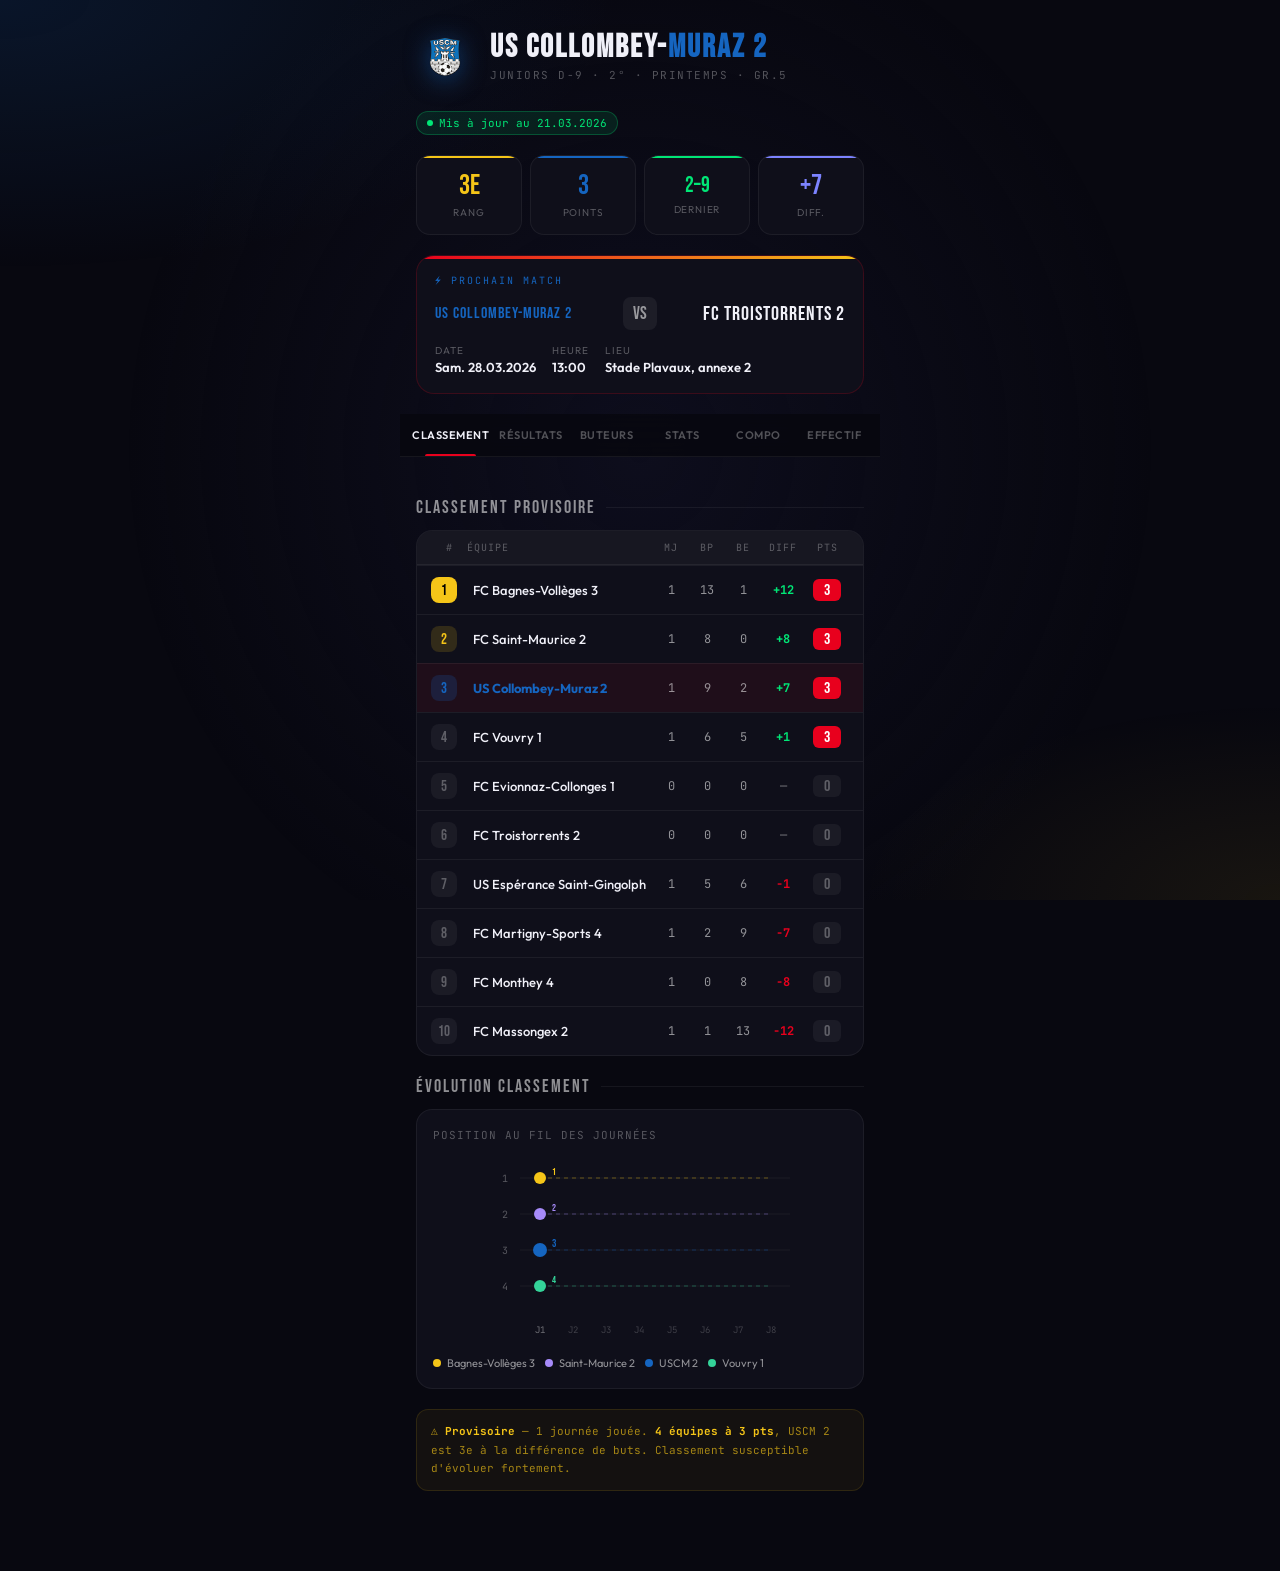
<file: Index.html>
<!DOCTYPE html>
<html lang="fr">
<head>
<meta charset="UTF-8">
<meta name="viewport" content="width=device-width, initial-scale=1.0, maximum-scale=1.0">
<title>USCM 2 — Tableau de bord</title>
<link href="https://fonts.googleapis.com/css2?family=Bebas+Neue&family=Outfit:wght@300;400;500;600;700&family=JetBrains+Mono:wght@400;700&display=swap" rel="stylesheet">
<style>
:root {
  --red: #E8001D;
  --red-dim: rgba(232,0,29,0.15);
  --uscm: #1565C0;
  --uscm-dim: rgba(21,101,192,0.15);
  --uscm-glow: rgba(21,101,192,0.35);
  --gold: #F5C518;
  --green: #00E676;
  --dark: #080810;
  --card: #0F0F1A;
  --card2: #14141F;
  --border: rgba(255,255,255,0.06);
  --border2: rgba(255,255,255,0.1);
  --muted: rgba(255,255,255,0.3);
  --muted2: rgba(255,255,255,0.55);
  --white: #F0F0F8;
}

* { margin:0; padding:0; box-sizing:border-box; -webkit-tap-highlight-color: transparent; }

html { scroll-behavior: smooth; }

body {
  background: var(--dark);
  color: var(--white);
  font-family: 'Outfit', sans-serif;
  min-height: 100vh;
  overflow-x: hidden;
}

/* ── NOISE + BG ── */
body::before {
  content: '';
  position: fixed; inset: 0; z-index: 0;
  background:
    radial-gradient(ellipse 80% 50% at 0% 0%, rgba(21,101,192,0.15) 0%, transparent 60%),
    radial-gradient(ellipse 60% 40% at 100% 100%, rgba(245,197,24,0.07) 0%, transparent 55%),
    radial-gradient(ellipse 40% 60% at 50% 50%, rgba(14,14,30,0.9) 0%, transparent 100%);
  pointer-events: none;
}

/* ── CONTAINER ── */
.wrap {
  max-width: 480px;
  margin: 0 auto;
  padding: 0 0 80px;
  position: relative;
  z-index: 1;
}

/* ── NAV TABS ── */
.nav-tabs {
  position: sticky; top: 0; z-index: 100;
  background: rgba(8,8,16,0.92);
  backdrop-filter: blur(20px);
  border-bottom: 1px solid var(--border);
  display: flex;
  padding: 0 8px;
  gap: 0;
  justify-content: space-between;
}

.tab-btn {
  flex: 1;
  background: none;
  border: none;
  color: var(--muted);
  font-family: 'Outfit', sans-serif;
  font-size: 11px;
  font-weight: 600;
  letter-spacing: 0.5px;
  text-transform: uppercase;
  padding: 14px 4px;
  cursor: pointer;
  position: relative;
  transition: color 0.2s;
  text-align: center;
}

.tab-btn.active { color: var(--white); }

.tab-btn.active::after {
  content: '';
  position: absolute;
  bottom: 0; left: 20%; right: 20%;
  height: 2px;
  background: var(--red);
  border-radius: 2px 2px 0 0;
}

/* ── PANELS ── */
.panel { display: none; padding: 20px 16px 0; }
.panel.active { display: block; }

/* ── HERO ── */
.hero {
  padding: 28px 16px 0;
  animation: slideDown 0.5s ease both;
}


.hero-logo-img {
  width: 58px; height: 58px;
  object-fit: contain;
  flex-shrink: 0;
  filter: drop-shadow(0 4px 12px rgba(21,101,192,0.5));
  animation: pulse-badge 3s ease-in-out infinite;
}

.hero-top {
  display: flex;
  align-items: center;
  gap: 16px;
  margin-bottom: 24px;
}

.club-badge {
  width: 56px; height: 56px;
  background: linear-gradient(135deg, var(--uscm), #0d47a1);
  border-radius: 50%;
  display: flex; align-items: center; justify-content: center;
  font-family: 'Bebas Neue';
  font-size: 14px;
  letter-spacing: 0.5px;
  text-align: center;
  line-height: 1.2;
  flex-shrink: 0;
  box-shadow: 0 0 0 3px rgba(21,101,192,0.25), 0 8px 32px rgba(21,101,192,0.4);
  animation: pulse-badge 3s ease-in-out infinite;
}

@keyframes pulse-badge {
  0%, 100% { box-shadow: 0 0 0 3px rgba(21,101,192,0.25), 0 8px 32px rgba(21,101,192,0.4); }
  50% { box-shadow: 0 0 0 6px rgba(21,101,192,0.1), 0 8px 40px rgba(21,101,192,0.5); }
}

.hero-title h1 {
  font-family: 'Bebas Neue';
  font-size: 32px;
  letter-spacing: 2px;
  line-height: 1;
}
.hero-title h1 em { color: var(--uscm); font-style: normal; }
.hero-title p {
  font-size: 11px;
  color: var(--muted);
  letter-spacing: 1.5px;
  text-transform: uppercase;
  margin-top: 4px;
  font-family: 'JetBrains Mono';
}

/* ── LIVE BADGE ── */
.live-chip {
  display: inline-flex;
  align-items: center;
  gap: 6px;
  background: rgba(0,230,118,0.1);
  border: 1px solid rgba(0,230,118,0.25);
  border-radius: 20px;
  padding: 4px 10px;
  font-size: 11px;
  color: var(--green);
  font-family: 'JetBrains Mono';
  margin-bottom: 20px;
}

.live-dot {
  width: 6px; height: 6px;
  background: var(--green);
  border-radius: 50%;
  animation: blink 1.2s ease-in-out infinite;
}

@keyframes blink {
  0%, 100% { opacity: 1; }
  50% { opacity: 0.2; }
}

/* ── STAT PILLS ── */
.stat-pills {
  display: grid;
  grid-template-columns: repeat(4, 1fr);
  gap: 8px;
  margin-bottom: 20px;
}

.pill {
  background: var(--card);
  border: 1px solid var(--border);
  border-radius: 14px;
  padding: 14px 8px;
  text-align: center;
  position: relative;
  overflow: hidden;
  opacity: 0;
  transform: translateY(16px);
  transition: opacity 0.4s ease, transform 0.4s ease;
  display: flex;
  flex-direction: column;
  align-items: center;
  justify-content: center;
  min-height: 80px;
}

.pill.visible { opacity: 1; transform: translateY(0); }

.pill::before {
  content: '';
  position: absolute;
  top: 0; left: 0; right: 0;
  height: 2px;
}

.pill.p-rank::before { background: var(--gold); }
.pill.p-pts::before { background: var(--uscm); }
.pill.p-score::before { background: var(--green); }
.pill.p-diff::before { background: #7C83FF; }

.pill-val {
  font-family: 'Bebas Neue';
  font-size: 28px;
  line-height: 1;
  display: block;
}

.pill.p-rank .pill-val { color: var(--gold); }
.pill.p-pts .pill-val { color: var(--uscm); }
.pill.p-score .pill-val { color: var(--green); font-size: 20px; }
.pill.p-diff .pill-val { color: #7C83FF; }

.pill-label {
  font-size: 10px;
  color: var(--muted);
  text-transform: uppercase;
  letter-spacing: 0.8px;
  margin-top: 6px;
  display: block;
}

/* ── NEXT MATCH CARD ── */
.next-card {
  background: var(--card);
  border: 1px solid rgba(232,0,29,0.2);
  border-radius: 18px;
  padding: 18px;
  margin-bottom: 20px;
  position: relative;
  overflow: hidden;
  opacity: 0;
  transform: translateY(20px);
  transition: opacity 0.5s ease 0.2s, transform 0.5s ease 0.2s;
}

.next-card.visible { opacity: 1; transform: translateY(0); }

.next-card::before {
  content: '';
  position: absolute;
  top: 0; left: 0; right: 0;
  height: 3px;
  background: linear-gradient(90deg, var(--red), var(--gold), var(--red));
  background-size: 200% 100%;
  animation: shimmer 3s linear infinite;
}

@keyframes shimmer {
  0% { background-position: 200% 0; }
  100% { background-position: -200% 0; }
}

.next-label {
  font-size: 10px;
  color: var(--uscm);
  letter-spacing: 2px;
  text-transform: uppercase;
  font-family: 'JetBrains Mono';
  margin-bottom: 10px;
}

.next-vs {
  display: flex;
  align-items: center;
  justify-content: space-between;
  gap: 8px;
  margin-bottom: 14px;
}

.next-team {
  font-family: 'Bebas Neue';
  font-size: 20px;
  letter-spacing: 1px;
  line-height: 1.1;
  flex: 1;
}

.next-team.home { color: var(--uscm); font-size: 16px; white-space: nowrap; }

.next-vs-badge {
  background: rgba(255,255,255,0.06);
  border-radius: 8px;
  padding: 6px 10px;
  font-family: 'Bebas Neue';
  font-size: 18px;
  color: var(--muted2);
  flex-shrink: 0;
}

.next-meta {
  display: flex;
  gap: 16px;
  flex-wrap: wrap;
}

.next-meta-item { display: flex; flex-direction: column; gap: 2px; }
.next-meta-item span:first-child { font-size: 10px; color: var(--muted); text-transform: uppercase; letter-spacing: 1px; }
.next-meta-item span:last-child { font-size: 13px; font-weight: 600; }

/* ── SECTION HEADER ── */
.sh {
  display: flex;
  align-items: center;
  gap: 10px;
  margin-bottom: 12px;
  margin-top: 4px;
}

.sh-title {
  font-family: 'Bebas Neue';
  font-size: 18px;
  letter-spacing: 2px;
  color: var(--muted2);
}

.sh-line { flex: 1; height: 1px; background: var(--border); }

/* ── CLASSEMENT TABLE ── */
.rank-table {
  background: var(--card);
  border: 1px solid var(--border);
  border-radius: 16px;
  overflow: hidden;
  margin-bottom: 20px;
}

.rank-table-head {
  display: grid;
  grid-template-columns: 36px 1fr 36px 36px 36px 44px 44px;
  gap: 0;
  padding: 10px 14px;
  background: rgba(255,255,255,0.03);
  border-bottom: 1px solid var(--border);
}

.rank-table-head span {
  font-size: 10px;
  font-family: 'JetBrains Mono';
  color: var(--muted);
  letter-spacing: 1px;
  text-transform: uppercase;
  text-align: center;
}

.rank-table-head span:nth-child(2) { text-align: left; }

.rank-row {
  display: grid;
  grid-template-columns: 36px 1fr 36px 36px 36px 44px 44px;
  align-items: center;
  padding: 11px 14px;
  border-top: 1px solid var(--border);
  opacity: 0;
  transform: translateX(-12px);
  transition: opacity 0.35s ease, transform 0.35s ease, background 0.15s;
}

.rank-row:first-child { border-top: none; }
.rank-row.visible { opacity: 1; transform: translateX(0); }
.rank-row:hover { background: rgba(255,255,255,0.03); }
.rank-row.uscm { background: rgba(232,0,29,0.07); }
.rank-row.uscm:hover { background: rgba(21,101,192,0.1); }

.rk-num {
  width: 26px; height: 26px;
  border-radius: 8px;
  display: flex; align-items: center; justify-content: center;
  font-family: 'Bebas Neue';
  font-size: 15px;
}

.rk-1 { background: var(--gold); color: #000; }
.rk-2 { background: rgba(245,197,24,0.15); color: var(--gold); }
.rk-3 { background: rgba(21,101,192,0.2); color: var(--uscm); }
.rk-n { background: rgba(255,255,255,0.05); color: var(--muted); }

.rk-name { font-size: 13px; font-weight: 500; padding: 0 6px; }
.rk-name.uscm-name { color: var(--uscm); font-weight: 700; white-space: nowrap; font-size: 13px; }

.rk-num-cell {
  font-size: 12px;
  font-family: 'JetBrains Mono';
  color: var(--muted2);
  text-align: center;
}

.rk-diff {
  font-size: 12px;
  font-family: 'JetBrains Mono';
  font-weight: 700;
  text-align: center;
}

.rk-diff.pos { color: var(--green); }
.rk-diff.neg { color: var(--red); }
.rk-diff.zero { color: var(--muted); }

.rk-pts {
  text-align: center;
}

.pts-pill {
  display: inline-flex;
  align-items: center;
  justify-content: center;
  width: 28px; height: 22px;
  border-radius: 6px;
  font-family: 'Bebas Neue';
  font-size: 16px;
}

.pts-pill.has { background: var(--red); color: #fff; }
.pts-pill.zero { background: rgba(255,255,255,0.05); color: var(--muted); }

/* ── RÉSULTATS ── */
.results-list { display: flex; flex-direction: column; gap: 10px; margin-bottom: 20px; }

.result-card {
  background: var(--card);
  border: 1px solid var(--border);
  border-radius: 14px;
  padding: 14px 16px;
  display: flex;
  align-items: center;
  gap: 12px;
  opacity: 0;
  transform: translateY(16px);
  transition: opacity 0.4s ease, transform 0.4s ease;
  position: relative;
  overflow: hidden;
}

.result-card.visible { opacity: 1; transform: translateY(0); }
.result-card.win { border-left: 3px solid var(--green); }

.result-card.win::after {
  content: '';
  position: absolute;
  top: 0; left: 0; bottom: 0;
  width: 100%;
  background: linear-gradient(90deg, rgba(0,230,118,0.05), transparent 40%);
  pointer-events: none;
}

.rc-date {
  font-family: 'JetBrains Mono';
  font-size: 10px;
  color: var(--muted);
  line-height: 1.5;
  min-width: 44px;
}

.rc-teams { flex: 1; }
.rc-teams .home { font-size: 13px; font-weight: 600; }
.rc-teams .away { font-size: 13px; font-weight: 600; }
.rc-teams .uscm-t { color: var(--uscm); }

.rc-score {
  font-family: 'Bebas Neue';
  font-size: 26px;
  letter-spacing: 1px;
  min-width: 56px;
  text-align: right;
  line-height: 1;
}

.rc-score.win-score { color: var(--green); }

.rc-badge {
  font-size: 9px;
  font-family: 'JetBrains Mono';
  font-weight: 700;
  padding: 3px 7px;
  border-radius: 5px;
  margin-top: 4px;
  display: inline-block;
}

.badge-win { background: rgba(0,230,118,0.12); color: var(--green); }
.badge-other { background: rgba(255,255,255,0.05); color: var(--muted); }

/* ── GRAPHIQUE ÉVOLUTION ── */
.chart-wrap {
  background: var(--card);
  border: 1px solid var(--border);
  border-radius: 16px;
  padding: 18px 16px;
  margin-bottom: 20px;
  opacity: 0;
  transition: opacity 0.6s ease 0.3s;
}

.chart-wrap.visible { opacity: 1; }

.chart-title {
  font-size: 11px;
  font-family: 'JetBrains Mono';
  color: var(--muted);
  letter-spacing: 1px;
  text-transform: uppercase;
  margin-bottom: 16px;
}

.chart-svg-wrap { width: 100%; overflow: hidden; }

svg.rank-chart { width: 100%; height: 180px; overflow: visible; }

.chart-legend {
  display: flex;
  flex-wrap: wrap;
  gap: 10px;
  margin-top: 14px;
}

.legend-item {
  display: flex;
  align-items: center;
  gap: 6px;
  font-size: 11px;
  color: var(--muted2);
}

.legend-dot {
  width: 8px; height: 8px;
  border-radius: 50%;
  flex-shrink: 0;
}

/* ── BUTEURS ── */
.buteurs-list { display: flex; flex-direction: column; gap: 8px; margin-bottom: 20px; }

.buteur-card {
  background: var(--card);
  border: 1px solid var(--border);
  border-radius: 12px;
  padding: 12px 14px;
  display: flex;
  align-items: center;
  gap: 12px;
  opacity: 0;
  transform: translateX(16px);
  transition: opacity 0.35s ease, transform 0.35s ease;
}

.buteur-card.visible { opacity: 1; transform: translateX(0); }

.bt-rank {
  font-family: 'Bebas Neue';
  font-size: 22px;
  min-width: 24px;
  color: var(--muted);
}

.bt-rank.gold { color: var(--gold); }

.bt-info { flex: 1; }
.bt-name { font-size: 14px; font-weight: 600; }
.bt-team { font-size: 11px; color: var(--muted); margin-top: 1px; }
.bt-team.uscm-team { color: rgba(21,101,192,0.85); }

.bt-goals-wrap { display: flex; align-items: center; gap: 8px; }

.bt-num {
  font-family: 'Bebas Neue';
  font-size: 26px;
  line-height: 1;
  min-width: 20px;
  text-align: right;
}

.bt-num.gold { color: var(--gold); }

.bt-dots { display: flex; flex-direction: column; gap: 3px; }

.bt-dot {
  width: 6px; height: 6px;
  border-radius: 50%;
  background: var(--muted);
  transition: background 0.2s;
}

.bt-dot.on { background: var(--uscm); }
.bt-dot.on.gold-dot { background: var(--gold); }

/* ── USCM ZOOM ── */
.uscm-zoom {
  background: linear-gradient(135deg, rgba(21,101,192,0.1), rgba(21,101,192,0.03));
  border: 1px solid rgba(21,101,192,0.25);
  border-radius: 16px;
  padding: 18px;
  margin-bottom: 20px;
}

.uscm-zoom-title {
  font-family: 'Bebas Neue';
  font-size: 18px;
  letter-spacing: 2px;
  color: var(--red);
  margin-bottom: 14px;
  display: flex;
  align-items: center;
  gap: 8px;
}

.uscm-chips { display: flex; flex-wrap: wrap; gap: 8px; }

.uscm-chip {
  background: rgba(255,255,255,0.05);
  border: 1px solid var(--border2);
  border-radius: 10px;
  padding: 7px 12px;
  font-size: 13px;
  display: flex;
  align-items: center;
  gap: 6px;
}

.uscm-chip .goals-count {
  font-family: 'Bebas Neue';
  font-size: 20px;
  color: var(--red);
  line-height: 1;
}

.uscm-chip .goals-count.top { color: var(--gold); }

/* ── NOTE ── */
.note {
  background: rgba(245,197,24,0.05);
  border: 1px solid rgba(245,197,24,0.12);
  border-radius: 12px;
  padding: 12px 14px;
  font-size: 11px;
  font-family: 'JetBrains Mono';
  color: rgba(245,197,24,0.65);
  line-height: 1.7;
}

.note strong { color: var(--gold); }

/* ── ANIMATIONS ── */
@keyframes slideDown {
  from { opacity: 0; transform: translateY(-20px); }
  to { opacity: 1; transform: translateY(0); }
}

/* ── SCROLLBAR ── */
::-webkit-scrollbar { width: 4px; }
::-webkit-scrollbar-track { background: transparent; }
::-webkit-scrollbar-thumb { background: rgba(255,255,255,0.1); border-radius: 4px; }
</style>
</head>
<body>

<div class="wrap">

  <!-- HERO -->
  <div class="hero">
    <div class="hero-top">
      <img src="[data-uri]" class="hero-logo-img" alt="USCM"/>
      <div class="hero-title">
        <h1>US Collombey-<em>Muraz 2</em></h1>
        <p>Juniors D-9 · 2° · Printemps · Gr.5</p>
      </div>
    </div>
    <div class="live-chip">
      <span class="live-dot"></span>
      Mis à jour au 21.03.2026
    </div>

    <!-- STAT PILLS -->
    <div class="stat-pills">
      <div class="pill p-rank"><span class="pill-val">3e</span><span class="pill-label">Rang</span></div>
      <div class="pill p-pts"><span class="pill-val">3</span><span class="pill-label">Points</span></div>
      <div class="pill p-score"><span class="pill-val" style="font-size:22px;">2–9</span><span class="pill-label">Dernier</span></div>
      <div class="pill p-diff"><span class="pill-val">+7</span><span class="pill-label">Diff.</span></div>
    </div>

    <!-- NEXT MATCH -->
    <div class="next-card">
      <div class="next-label">⚡ Prochain match</div>
      <div class="next-vs">
        <div class="next-team home">US Collombey-Muraz 2</div>
        <div class="next-vs-badge">VS</div>
        <div class="next-team" style="text-align:right">FC Troistorrents 2</div>
      </div>
      <div class="next-meta">
        <div class="next-meta-item"><span>Date</span><span>Sam. 28.03.2026</span></div>
        <div class="next-meta-item"><span>Heure</span><span>13:00</span></div>
        <div class="next-meta-item"><span>Lieu</span><span>Stade Plavaux, annexe 2</span></div>
      </div>
    </div>
  </div>

  <!-- TABS -->
  <div class="nav-tabs">
    <button class="tab-btn active" onclick="showTab('classement', this)">Classement</button>
    <button class="tab-btn" onclick="showTab('resultats', this)">Résultats</button>
    <button class="tab-btn" onclick="showTab('buteurs', this)">Buteurs</button>
    <button class="tab-btn" onclick="showTab('stats', this)">Stats</button>
    <button class="tab-btn" onclick="showTab('compo', this)">Compo</button>
    <button class="tab-btn" onclick="showTab('contingent', this)">Effectif</button>
  </div>

  <!-- ═══════════ TAB: CLASSEMENT ═══════════ -->
  <div class="panel active" id="tab-classement">

    <div class="sh" style="margin-top:20px"><span class="sh-title">Classement provisoire</span><span class="sh-line"></span></div>

    <div class="rank-table">
      <div class="rank-table-head">
        <span>#</span><span>Équipe</span><span class="num">MJ</span><span class="num">BP</span><span class="num">BE</span><span class="num">Diff</span><span class="num">Pts</span>
      </div>
      <!-- rows -->
        <div class="rank-row" style="transition-delay:0.05s;">
          <div class="rk-num rk-1">1</div>
          <div class="rk-name">FC Bagnes-Vollèges 3</div>
          <div class="rk-num-cell">1</div>
          <div class="rk-num-cell">13</div>
          <div class="rk-num-cell">1</div>
          <div class="rk-diff pos">+12</div>
          <div class="rk-pts"><span class="pts-pill has">3</span></div>
        </div>
        <div class="rank-row" style="transition-delay:0.10s;">
          <div class="rk-num rk-2">2</div>
          <div class="rk-name">FC Saint-Maurice 2</div>
          <div class="rk-num-cell">1</div>
          <div class="rk-num-cell">8</div>
          <div class="rk-num-cell">0</div>
          <div class="rk-diff pos">+8</div>
          <div class="rk-pts"><span class="pts-pill has">3</span></div>
        </div>
        <div class="rank-row uscm" style="transition-delay:0.15s;">
          <div class="rk-num rk-3">3</div>
          <div class="rk-name  uscm-name">US Collombey-Muraz 2</div>
          <div class="rk-num-cell">1</div>
          <div class="rk-num-cell">9</div>
          <div class="rk-num-cell">2</div>
          <div class="rk-diff pos">+7</div>
          <div class="rk-pts"><span class="pts-pill has">3</span></div>
        </div>
        <div class="rank-row" style="transition-delay:0.20s;">
          <div class="rk-num rk-n">4</div>
          <div class="rk-name">FC Vouvry 1</div>
          <div class="rk-num-cell">1</div>
          <div class="rk-num-cell">6</div>
          <div class="rk-num-cell">5</div>
          <div class="rk-diff pos">+1</div>
          <div class="rk-pts"><span class="pts-pill has">3</span></div>
        </div>
        <div class="rank-row" style="transition-delay:0.25s;">
          <div class="rk-num rk-n">5</div>
          <div class="rk-name">FC Evionnaz-Collonges 1</div>
          <div class="rk-num-cell">0</div>
          <div class="rk-num-cell">0</div>
          <div class="rk-num-cell">0</div>
          <div class="rk-diff zero">—</div>
          <div class="rk-pts"><span class="pts-pill zero">0</span></div>
        </div>
        <div class="rank-row" style="transition-delay:0.30s;">
          <div class="rk-num rk-n">6</div>
          <div class="rk-name">FC Troistorrents 2</div>
          <div class="rk-num-cell">0</div>
          <div class="rk-num-cell">0</div>
          <div class="rk-num-cell">0</div>
          <div class="rk-diff zero">—</div>
          <div class="rk-pts"><span class="pts-pill zero">0</span></div>
        </div>
        <div class="rank-row" style="transition-delay:0.35s;">
          <div class="rk-num rk-n">7</div>
          <div class="rk-name">US Espérance Saint-Gingolph</div>
          <div class="rk-num-cell">1</div>
          <div class="rk-num-cell">5</div>
          <div class="rk-num-cell">6</div>
          <div class="rk-diff neg">-1</div>
          <div class="rk-pts"><span class="pts-pill zero">0</span></div>
        </div>
        <div class="rank-row" style="transition-delay:0.40s;">
          <div class="rk-num rk-n">8</div>
          <div class="rk-name">FC Martigny-Sports 4</div>
          <div class="rk-num-cell">1</div>
          <div class="rk-num-cell">2</div>
          <div class="rk-num-cell">9</div>
          <div class="rk-diff neg">-7</div>
          <div class="rk-pts"><span class="pts-pill zero">0</span></div>
        </div>
        <div class="rank-row" style="transition-delay:0.45s;">
          <div class="rk-num rk-n">9</div>
          <div class="rk-name">FC Monthey 4</div>
          <div class="rk-num-cell">1</div>
          <div class="rk-num-cell">0</div>
          <div class="rk-num-cell">8</div>
          <div class="rk-diff neg">-8</div>
          <div class="rk-pts"><span class="pts-pill zero">0</span></div>
        </div>
        <div class="rank-row" style="transition-delay:0.50s;">
          <div class="rk-num rk-n">10</div>
          <div class="rk-name">FC Massongex 2</div>
          <div class="rk-num-cell">1</div>
          <div class="rk-num-cell">1</div>
          <div class="rk-num-cell">13</div>
          <div class="rk-diff neg">-12</div>
          <div class="rk-pts"><span class="pts-pill zero">0</span></div>
        </div>
    </div>

    <!-- GRAPHIQUE ÉVOLUTION -->
    <div class="sh"><span class="sh-title">Évolution classement</span><span class="sh-line"></span></div>

    <div class="chart-wrap" id="chartWrap">
      <div class="chart-title">Position au fil des journées</div>
      <div class="chart-svg-wrap">
        <svg class="rank-chart" viewBox="0 0 340 180" id="rankSvg">
          <!-- Grid horizontales -->
          <line x1="50" y1="20"  x2="320" y2="20"  stroke="rgba(255,255,255,0.05)" stroke-width="1"/>
          <line x1="50" y1="56"  x2="320" y2="56"  stroke="rgba(255,255,255,0.05)" stroke-width="1"/>
          <line x1="50" y1="92"  x2="320" y2="92"  stroke="rgba(255,255,255,0.05)" stroke-width="1"/>
          <line x1="50" y1="128" x2="320" y2="128" stroke="rgba(255,255,255,0.05)" stroke-width="1"/>

          <!-- Labels Y -->
          <text x="38" y="24"  fill="rgba(255,255,255,0.3)" font-size="10" font-family="JetBrains Mono" text-anchor="end">1</text>
          <text x="38" y="60"  fill="rgba(255,255,255,0.3)" font-size="10" font-family="JetBrains Mono" text-anchor="end">2</text>
          <text x="38" y="96"  fill="rgba(255,255,255,0.3)" font-size="10" font-family="JetBrains Mono" text-anchor="end">3</text>
          <text x="38" y="132" fill="rgba(255,255,255,0.3)" font-size="10" font-family="JetBrains Mono" text-anchor="end">4</text>

          <!-- Labels X : J1 à J9 -->
          <text x="70"  y="175" fill="rgba(255,255,255,0.4)" font-size="9" font-family="JetBrains Mono" text-anchor="middle">J1</text>
          <text x="103" y="175" fill="rgba(255,255,255,0.2)" font-size="9" font-family="JetBrains Mono" text-anchor="middle">J2</text>
          <text x="136" y="175" fill="rgba(255,255,255,0.2)" font-size="9" font-family="JetBrains Mono" text-anchor="middle">J3</text>
          <text x="169" y="175" fill="rgba(255,255,255,0.2)" font-size="9" font-family="JetBrains Mono" text-anchor="middle">J4</text>
          <text x="202" y="175" fill="rgba(255,255,255,0.2)" font-size="9" font-family="JetBrains Mono" text-anchor="middle">J5</text>
          <text x="235" y="175" fill="rgba(255,255,255,0.2)" font-size="9" font-family="JetBrains Mono" text-anchor="middle">J6</text>
          <text x="268" y="175" fill="rgba(255,255,255,0.2)" font-size="9" font-family="JetBrains Mono" text-anchor="middle">J7</text>
          <text x="301" y="175" fill="rgba(255,255,255,0.2)" font-size="9" font-family="JetBrains Mono" text-anchor="middle">J8</text>

          <!-- Dashed future lines from J1 -->
          <!-- Bagnes J1=1 dashed -->
          <path d="M70,20 L301,20" stroke="#F5C518" stroke-width="1.5" fill="none" stroke-dasharray="4,4" opacity="0.25"/>
          <!-- Saint-Maurice J1=2 dashed -->
          <path d="M70,56 L301,56" stroke="#a78bfa" stroke-width="1.5" fill="none" stroke-dasharray="4,4" opacity="0.25"/>
          <!-- USCM J1=3 dashed -->
          <path d="M70,92 L301,92" stroke="var(--uscm)" stroke-width="1.5" fill="none" stroke-dasharray="4,4" opacity="0.25"/>
          <!-- Vouvry J1=4 dashed -->
          <path d="M70,128 L301,128" stroke="#34d399" stroke-width="1.5" fill="none" stroke-dasharray="4,4" opacity="0.25"/>

          <!-- Points J1 avec animation -->
          <circle cx="70" cy="20" r="0" fill="#F5C518">
            <animate attributeName="r" from="0" to="6" dur="0.4s" fill="freeze" begin="0.3s"/>
          </circle>
          <circle cx="70" cy="56" r="0" fill="#a78bfa">
            <animate attributeName="r" from="0" to="6" dur="0.4s" fill="freeze" begin="0.5s"/>
          </circle>
          <circle cx="70" cy="92" r="0" fill="var(--uscm)">
            <animate attributeName="r" from="0" to="7" dur="0.4s" fill="freeze" begin="0.4s"/>
          </circle>
          <circle cx="70" cy="128" r="0" fill="#34d399">
            <animate attributeName="r" from="0" to="6" dur="0.4s" fill="freeze" begin="0.6s"/>
          </circle>

          <!-- Rang labels next to J1 dots -->
          <text x="82" y="17"  fill="#F5C518"      font-size="10" font-family="Bebas Neue" letter-spacing="1">1</text>
          <text x="82" y="53"  fill="#a78bfa"      font-size="10" font-family="Bebas Neue" letter-spacing="1">2</text>
          <text x="82" y="89"  fill="var(--uscm)"  font-size="11" font-family="Bebas Neue" letter-spacing="1">3</text>
          <text x="82" y="125" fill="#34d399"      font-size="10" font-family="Bebas Neue" letter-spacing="1">4</text>
        </svg>
      </div>
      <div class="chart-legend">
        <div class="legend-item"><div class="legend-dot" style="background:#F5C518"></div>Bagnes-Vollèges 3</div>
        <div class="legend-item"><div class="legend-dot" style="background:#a78bfa"></div>Saint-Maurice 2</div>
        <div class="legend-item"><div class="legend-dot" style="background:var(--uscm)"></div>USCM 2</div>
        <div class="legend-item"><div class="legend-dot" style="background:#34d399"></div>Vouvry 1</div>
      </div>
    </div>

    <div class="note">
      ⚠ <strong>Provisoire</strong> — 1 journée jouée. <strong>4 équipes à 3 pts</strong>, USCM 2 est 3e à la différence de buts. Classement susceptible d'évoluer fortement.
    </div>

  </div>

  <!-- ═══════════ TAB: RÉSULTATS ═══════════ -->
  <div class="panel" id="tab-resultats">

    <div class="sh" style="margin-top:20px"><span class="sh-title">Résultats journée 1</span><span class="sh-line"></span></div>

    <div class="results-list">
      <div class="result-card win">
        <div class="rc-date">21.03<br>2026</div>
        <div class="rc-teams">
          <div class="home">FC Martigny-Sports 4</div>
          <div class="away uscm-t">US Collombey-Muraz 2</div>
        </div>
        <div>
          <div class="rc-score win-score">2 – 9</div>
        </div>
      </div>
      <div class="result-card">
        <div class="rc-date">18.03<br>2026</div>
        <div class="rc-teams">
          <div class="home">FC Vouvry 1</div>
          <div class="away">US Espérance Saint-Gingolph</div>
        </div>
        <div>
          <div class="rc-score">6 – 5</div>
        </div>
      </div>
      <div class="result-card">
        <div class="rc-date">21.03<br>2026</div>
        <div class="rc-teams">
          <div class="home">FC Bagnes-Vollèges 3</div>
          <div class="away">FC Massongex 2</div>
        </div>
        <div>
          <div class="rc-score">13 – 1</div>
        </div>
      </div>
      <div class="result-card">
        <div class="rc-date">21.03<br>2026</div>
        <div class="rc-teams">
          <div class="home">FC Saint-Maurice 2</div>
          <div class="away">FC Monthey 4</div>
        </div>
        <div>
          <div class="rc-score">8 – 0</div>
        </div>
      </div>
    </div>

    <div class="sh"><span class="sh-title">À venir</span><span class="sh-line"></span></div>

    <div class="results-list">
      <div class="result-card" style="opacity:1;transform:none;border-color:rgba(21,101,192,0.3);border-left:3px solid var(--uscm)">
        <div class="rc-date">28.03<br>2026</div>
        <div class="rc-teams">
          <div class="home uscm-t">US Collombey-Muraz 2</div>
          <div class="away">FC Troistorrents 2</div>
        </div>
        <div>
          <div class="rc-score" style="color:var(--muted);font-size:18px">13:00</div>
          <span class="rc-badge" style="background:rgba(21,101,192,0.12);color:var(--uscm)">DOMICILE</span>
        </div>
      </div>
      <div class="result-card" style="opacity:1;transform:none">
        <div class="rc-date">15.04<br>2026</div>
        <div class="rc-teams">
          <div class="home">FC Evionnaz-Collonges 1</div>
          <div class="away uscm-t">US Collombey-Muraz 2</div>
        </div>
        <div>
          <div class="rc-score" style="color:var(--muted);font-size:18px">18:00</div>
        </div>
      </div>
      <div class="result-card" style="opacity:1;transform:none">
        <div class="rc-date">18.04<br>2026</div>
        <div class="rc-teams">
          <div class="home">FC Monthey 4</div>
          <div class="away uscm-t">US Collombey-Muraz 2</div>
        </div>
        <div>
          <div class="rc-score" style="color:var(--muted);font-size:18px">15:00</div>
        </div>
      </div>
      <div class="result-card" style="opacity:1;transform:none;border-color:rgba(21,101,192,0.3)">
        <div class="rc-date">25.04<br>2026</div>
        <div class="rc-teams">
          <div class="home uscm-t">US Collombey-Muraz 2</div>
          <div class="away">FC Massongex 2</div>
        </div>
        <div>
          <div class="rc-score" style="color:var(--muted);font-size:18px">10:30</div>
          <span class="rc-badge" style="background:rgba(21,101,192,0.12);color:var(--uscm)">DOMICILE</span>
        </div>
      </div>
      <div class="result-card" style="opacity:1;transform:none">
        <div class="rc-date">02.05<br>2026</div>
        <div class="rc-teams">
          <div class="home">US Espérance Saint-Gingolph</div>
          <div class="away uscm-t">US Collombey-Muraz 2</div>
        </div>
        <div>
          <div class="rc-score" style="color:var(--muted);font-size:18px">10:00</div>
        </div>
      </div>
      <div class="result-card" style="opacity:1;transform:none;border-color:rgba(21,101,192,0.3)">
        <div class="rc-date">09.05<br>2026</div>
        <div class="rc-teams">
          <div class="home uscm-t">US Collombey-Muraz 2</div>
          <div class="away">FC Vouvry 1</div>
        </div>
        <div>
          <div class="rc-score" style="color:var(--muted);font-size:18px">13:30</div>
          <span class="rc-badge" style="background:rgba(21,101,192,0.12);color:var(--uscm)">DOMICILE</span>
        </div>
      </div>
      <div class="result-card" style="opacity:1;transform:none">
        <div class="rc-date">16.05<br>2026</div>
        <div class="rc-teams">
          <div class="home">FC Bagnes-Vollèges 3</div>
          <div class="away uscm-t">US Collombey-Muraz 2</div>
        </div>
        <div>
          <div class="rc-score" style="color:var(--muted);font-size:18px">14:00</div>
        </div>
      </div>
      <div class="result-card" style="opacity:1;transform:none;border-color:rgba(21,101,192,0.3)">
        <div class="rc-date">23.05<br>2026</div>
        <div class="rc-teams">
          <div class="home uscm-t">US Collombey-Muraz 2</div>
          <div class="away">FC Saint-Maurice 2</div>
        </div>
        <div>
          <div class="rc-score" style="color:var(--muted);font-size:18px">10:30</div>
          <span class="rc-badge" style="background:rgba(21,101,192,0.12);color:var(--uscm)">DOMICILE</span>
        </div>
      </div>
    </div>

  </div>

  <!-- ═══════════ TAB: BUTEURS ═══════════ -->
  <div class="panel" id="tab-buteurs">

    <div class="sh" style="margin-top:20px"><span class="sh-title">Classement buteurs</span><span class="sh-line"></span></div>

    <div class="buteurs-list">
      <div class="buteur-card" style="border-color:rgba(245,197,24,0.2)">
        <div class="bt-rank gold">1</div>
        <div class="bt-info">
          <div class="bt-name">Francesco Koueviya</div>
          <div class="bt-team uscm-team">US Collombey-Muraz 2</div>
        </div>
        <div class="bt-goals-wrap">
          <div class="bt-dots">
            <div class="bt-dot on gold-dot"></div>
            <div class="bt-dot on gold-dot"></div>
            <div class="bt-dot on gold-dot"></div>
            <div class="bt-dot on gold-dot"></div>
          </div>
          <div class="bt-num gold">4</div>
        </div>
      </div>
      <div class="buteur-card">
        <div class="bt-rank">2</div>
        <div class="bt-info">
          <div class="bt-name">Tim Seiler</div>
          <div class="bt-team">FC Vouvry 1</div>
        </div>
        <div class="bt-goals-wrap">
          <div class="bt-dots">
            <div class="bt-dot on"></div>
            <div class="bt-dot on"></div>
            <div class="bt-dot on"></div>
          </div>
          <div class="bt-num">3</div>
        </div>
      </div>
      <div class="buteur-card">
        <div class="bt-rank">3</div>
        <div class="bt-info">
          <div class="bt-name">Paul Pöschl</div>
          <div class="bt-team">US Espérance St-Gingolph</div>
        </div>
        <div class="bt-goals-wrap">
          <div class="bt-dots">
            <div class="bt-dot on"></div>
            <div class="bt-dot on"></div>
          </div>
          <div class="bt-num">2</div>
        </div>
      </div>
      <div class="buteur-card">
        <div class="bt-rank">3</div>
        <div class="bt-info">
          <div class="bt-name">Pedro H. Reis Soares</div>
          <div class="bt-team">FC Vouvry 1</div>
        </div>
        <div class="bt-goals-wrap">
          <div class="bt-dots">
            <div class="bt-dot on"></div>
            <div class="bt-dot on"></div>
          </div>
          <div class="bt-num">2</div>
        </div>
      </div>
      <div class="buteur-card">
        <div class="bt-rank">5</div>
        <div class="bt-info">
          <div class="bt-name">Alexis Béboux</div>
          <div class="bt-team uscm-team">US Collombey-Muraz 2</div>
        </div>
        <div class="bt-goals-wrap">
          <div class="bt-dots"><div class="bt-dot on"></div></div>
          <div class="bt-num">1</div>
        </div>
      </div>
      <div class="buteur-card">
        <div class="bt-rank">5</div>
        <div class="bt-info">
          <div class="bt-name">Ismet Ardijaj</div>
          <div class="bt-team uscm-team">US Collombey-Muraz 2</div>
        </div>
        <div class="bt-goals-wrap">
          <div class="bt-dots"><div class="bt-dot on"></div></div>
          <div class="bt-num">1</div>
        </div>
      </div>
      <div class="buteur-card">
        <div class="bt-rank">5</div>
        <div class="bt-info">
          <div class="bt-name">Kauà Paôllo Lopes</div>
          <div class="bt-team uscm-team">US Collombey-Muraz 2</div>
        </div>
        <div class="bt-goals-wrap">
          <div class="bt-dots"><div class="bt-dot on"></div></div>
          <div class="bt-num">1</div>
        </div>
      </div>
      <div class="buteur-card">
        <div class="bt-rank">5</div>
        <div class="bt-info">
          <div class="bt-name">Santiago Elias Henchoz</div>
          <div class="bt-team uscm-team">US Collombey-Muraz 2</div>
        </div>
        <div class="bt-goals-wrap">
          <div class="bt-dots"><div class="bt-dot on"></div></div>
          <div class="bt-num">1</div>
        </div>
      </div>
      <div class="buteur-card">
        <div class="bt-rank">5</div>
        <div class="bt-info">
          <div class="bt-name">Leandro Ventura Dos Santos</div>
          <div class="bt-team uscm-team">US Collombey-Muraz 2</div>
        </div>
        <div class="bt-goals-wrap">
          <div class="bt-dots"><div class="bt-dot on"></div></div>
          <div class="bt-num">1</div>
        </div>
      </div>
      <div class="buteur-card">
        <div class="bt-rank">5</div>
        <div class="bt-info">
          <div class="bt-name">Esio Bullari</div>
          <div class="bt-team">US Espérance St-Gingolph</div>
        </div>
        <div class="bt-goals-wrap">
          <div class="bt-dots"><div class="bt-dot on"></div></div>
          <div class="bt-num">1</div>
        </div>
      </div>
      <div class="buteur-card">
        <div class="bt-rank">5</div>
        <div class="bt-info">
          <div class="bt-name">Léo Garcia Rudilla</div>
          <div class="bt-team">FC Martigny-Sports 4</div>
        </div>
        <div class="bt-goals-wrap">
          <div class="bt-dots"><div class="bt-dot on"></div></div>
          <div class="bt-num">1</div>
        </div>
      </div>
    </div>

    <div class="note">⚠ <strong>Partiel</strong> — Buteurs connus uniquement pour Vouvry–Espérance et Martigny–USCM. Les buteurs de Bagnes 13–1 Massongex et Saint-Maurice 8–0 Monthey ne sont pas encore publiés.</div>

  </div>

  <!-- ═══════════ TAB: STATS ═══════════ -->
  <div class="panel" id="tab-stats">

    <div class="sh" style="margin-top:20px"><span class="sh-title">Zoom USCM 2</span><span class="sh-line"></span></div>

    <div class="uscm-zoom">
      <div class="uscm-zoom-title">🔴 Match du 21.03 — Victoire 9–2</div>
      <div class="uscm-chips">
        <div class="uscm-chip"><span class="goals-count top" style="color:var(--gold)">4</span> F. Koueviya</div>
        <div class="uscm-chip"><span class="goals-count" style="color:var(--uscm)">1</span> I. Ardijaj</div>
        <div class="uscm-chip"><span class="goals-count" style="color:var(--uscm)">1</span> A. Béboux</div>
        <div class="uscm-chip"><span class="goals-count" style="color:var(--uscm)">1</span> S. E. Henchoz</div>
        <div class="uscm-chip"><span class="goals-count" style="color:var(--uscm)">1</span> K. Paôllo Lopes</div>
        <div class="uscm-chip"><span class="goals-count" style="color:var(--uscm)">1</span> L. Ventura D.S.</div>
      </div>
    </div>

    <!-- Barre stats -->
    <div class="sh"><span class="sh-title">Statistiques équipe</span><span class="sh-line"></span></div>

    <div style="background:var(--card);border:1px solid var(--border);border-radius:16px;padding:18px;margin-bottom:20px">

      <!-- Buts marqués -->
      <div style="margin-bottom:18px">
        <div style="display:flex;justify-content:space-between;margin-bottom:6px">
          <span style="font-size:12px;color:var(--muted2);font-weight:600">Buts marqués</span>
          <span style="font-family:'Bebas Neue';font-size:18px;color:var(--green)">9</span>
        </div>
        <div style="background:rgba(255,255,255,0.06);border-radius:4px;height:6px;overflow:hidden">
          <div style="height:100%;width:69%;background:var(--green);border-radius:4px;animation:growBar 1s ease 0.5s both"></div>
        </div>
        <div style="font-size:10px;color:var(--muted);margin-top:4px;font-family:'JetBrains Mono'">Meilleure attaque avec 9 buts (ex aequo)</div>
      </div>

      <!-- Buts encaissés -->
      <div style="margin-bottom:18px">
        <div style="display:flex;justify-content:space-between;margin-bottom:6px">
          <span style="font-size:12px;color:var(--muted2);font-weight:600">Buts encaissés</span>
          <span style="font-family:'Bebas Neue';font-size:18px;color:var(--red)">2</span>
        </div>
        <div style="background:rgba(255,255,255,0.06);border-radius:4px;height:6px;overflow:hidden">
          <div style="height:100%;width:15%;background:var(--red);border-radius:4px;animation:growBar 1s ease 0.7s both"></div>
        </div>
        <div style="font-size:10px;color:var(--muted);margin-top:4px;font-family:'JetBrains Mono'">Parmi les meilleures défenses du groupe</div>
      </div>

      <!-- Différence -->
      <div>
        <div style="display:flex;justify-content:space-between;margin-bottom:6px">
          <span style="font-size:12px;color:var(--muted2);font-weight:600">Différence de buts</span>
          <span style="font-family:'Bebas Neue';font-size:18px;color:#7C83FF">+7</span>
        </div>
        <div style="background:rgba(255,255,255,0.06);border-radius:4px;height:6px;overflow:hidden">
          <div style="height:100%;width:58%;background:#7C83FF;border-radius:4px;animation:growBar 1s ease 0.9s both"></div>
        </div>
        <div style="font-size:10px;color:var(--muted);margin-top:4px;font-family:'JetBrains Mono'">3e meilleure diff. du groupe</div>
      </div>
    </div>

    <!-- Répartition buteurs USCM -->
    <div class="sh"><span class="sh-title">Répartition buts USCM</span><span class="sh-line"></span></div>

    <div style="background:var(--card);border:1px solid var(--border);border-radius:16px;padding:18px;margin-bottom:20px">
      <svg viewBox="0 0 200 200" width="140" style="display:block;margin:0 auto 16px">
        <!-- Total 9 buts: Koueviya=4, autres=5 (1 chacun) -->
        <!-- Koueviya: 4/9 = 160deg -->
        <circle cx="100" cy="100" r="70" fill="none" stroke="#F5C518" stroke-width="28"
          stroke-dasharray="155 285" stroke-dashoffset="71" transform="rotate(-90 100 100)"/>
        <!-- 5 autres: 5/9 = 200deg -->
        <circle cx="100" cy="100" r="70" fill="none" stroke="var(--uscm)" stroke-width="28"
          stroke-dasharray="194 246" stroke-dashoffset="-84" transform="rotate(-90 100 100)"/>
        <text x="100" y="95" fill="var(--white)" font-size="28" font-family="Bebas Neue" text-anchor="middle">9</text>
        <text x="100" y="115" fill="var(--muted)" font-size="11" font-family="Outfit" text-anchor="middle">buts</text>
      </svg>
      <div style="display:flex;justify-content:center;gap:20px">
        <div style="display:flex;align-items:center;gap:6px;font-size:12px">
          <div style="width:10px;height:10px;border-radius:2px;background:var(--gold)"></div>
          Koueviya (4)
        </div>
        <div style="display:flex;align-items:center;gap:6px;font-size:12px">
          <div style="width:10px;height:10px;border-radius:2px;background:var(--uscm)"></div>
          5 autres joueurs
        </div>
      </div>
    </div>

    <div class="note">⚠ <strong>1 journée jouée</strong>. Stats basées sur le match Martigny-Sports 4 – USCM 2 (2–9) du 21.03.2026.</div>

  </div>


  <!-- ═══════════ TAB: COMPO ═══════════ -->
  <div class="panel" id="tab-compo">
    <div style="margin-top:20px"></div>
    <div class="match-selector">
      <div class="match-chip active" onclick="selectMatch(0,this)">J1 · 21.03 · Martigny</div>
      <div class="match-chip" onclick="selectMatch(1,this)">J2 · 28.03 · Troistorrents</div>
    </div>
    <div id="compo-j1">

      <!-- HEADER FFF -->
      <div class="fff-header">
        <div class="fff-header-left">
          <div class="fff-label">COMPOSITION</div>
          <div class="fff-matchup">MARTIGNY 4 VS USCM 2</div>
          <div class="fff-date-tag">21.03.2026 · Déplacement</div>
        </div>
        <div class="fff-header-right">
          <img src="[data-uri]" class="fff-score-logo" alt="Martigny"/>
          <div class="fff-score-hero">
            <span class="fff-away-s">2</span><span class="fff-dash">–</span><span class="fff-score-win">9</span>
          </div>
          <img src="[data-uri]" class="fff-score-logo" alt="USCM"/>
        </div>
            </div>

      <!-- DEMI-TERRAIN -->
      <div class="fff-pitch">
        <div class="fff-stripes"></div>
        <img src="[data-uri]" class="fff-watermark" alt=""/>
        <div class="fff-bot-penalty"></div>
        <div class="fff-bot-goal-area"></div>
        <div class="fff-formation">SYSTÈME<br><span>4–3–1</span></div>

        <!-- ATT: Santiago -->
        <div class="fff-row fff-row-att">
          <div class="fff-player scorer" style="animation-delay:0s">
            <div class="fff-avatar att-av">
              <div class="fff-avatar-inner"><span class="fff-disc-pos">BU</span></div>
              <div class="fff-star-badge">★<span class="fff-star-n">1</span></div>
            </div>
            <div class="fff-nameplate uscm-plate" style="max-width:80px;">Santiago</div>
          </div>
        </div>

        <!-- MIL: Kaua(MG), Ismet(MC), Francesco(MD) -->
        <div class="fff-row fff-row-mil">
          <div class="fff-player scorer" style="animation-delay:0.06s">
            <div class="fff-avatar mil-av">
              <div class="fff-avatar-inner"><span class="fff-disc-pos">MG</span></div>
              <div class="fff-star-badge">★<span class="fff-star-n">1</span></div>
            </div>
            <div class="fff-nameplate uscm-plate">Kauà</div>
          </div>
          <div class="fff-player scorer" style="animation-delay:0.14s">
            <div class="fff-avatar mil-av">
              <div class="fff-avatar-inner"><span class="fff-disc-pos">MC</span></div>
              <div class="fff-star-badge">★<span class="fff-star-n">1</span></div>
            </div>
            <div class="fff-nameplate uscm-plate">Ismet</div>
          </div>
          <div class="fff-player scorer gold-player" style="animation-delay:0.22s">
            <div class="fff-avatar mil-av">
              <div class="fff-avatar-inner"><span class="fff-disc-pos" style="color:var(--gold);">MD</span></div>
              <div class="fff-star-badge gold-star">★<span class="fff-star-n">4</span></div>
            </div>
            <div class="fff-nameplate gold-plate" style="max-width:85px;">Francesco</div>
          </div>
        </div>

        <!-- DEF: Loris, Cory, Clément, Chadi -->
        <div class="fff-row fff-row-def">
          <div class="fff-player" style="animation-delay:0.05s">
            <div class="fff-avatar def-av"><div class="fff-avatar-inner"><span class="fff-disc-pos">DG</span></div></div>
            <div class="fff-nameplate">Loris</div>
          </div>
          <div class="fff-player" style="animation-delay:0.13s">
            <div class="fff-avatar def-av"><div class="fff-avatar-inner"><span class="fff-disc-pos">DC</span></div></div>
            <div class="fff-nameplate">Cory</div>
          </div>
          <div class="fff-player" style="animation-delay:0.21s">
            <div class="fff-avatar def-av"><div class="fff-avatar-inner"><span class="fff-disc-pos">DC</span></div></div>
            <div class="fff-nameplate">Clément</div>
          </div>
          <div class="fff-player" style="animation-delay:0.29s">
            <div class="fff-avatar def-av"><div class="fff-avatar-inner"><span class="fff-disc-pos">DD</span></div></div>
            <div class="fff-nameplate">Chadi</div>
          </div>
        </div>

        <!-- GK: Youness -->
        <div class="fff-row fff-row-gk">
          <div class="fff-player" style="animation-delay:0s">
            <div class="fff-avatar gk-av">
              <div class="fff-avatar-inner"><span class="fff-disc-pos">G</span></div>
              <div class="fff-gk-ring"></div>
            </div>
            <div class="fff-nameplate gk-plate">Youness</div>
          </div>
        </div>

      </div><!-- /fff-pitch -->

      <!-- REMPLAÇANTS -->
      <div class="fff-subs">
        <div class="fff-subs-title">
          <img src="[data-uri]" style="width:16px;height:16px;object-fit:contain;opacity:0.6;" alt=""/> Remplaçants
        </div>
        <div class="fff-subs-row">
          <div class="fff-sub scorer-sub">
            <div class="fff-sub-info">
              <div class="fff-sub-name">Alexis</div>
            </div>
            <div class="fff-sub-goal">★ 1</div>
          </div>
          <div class="fff-sub scorer-sub">
            <div class="fff-sub-info">
              <div class="fff-sub-name">Leandro</div>
            </div>
            <div class="fff-sub-goal">★ 1</div>
          </div>
          <div class="fff-sub">
            <div class="fff-sub-info">
              <div class="fff-sub-name">Léo</div>
            </div>
          </div>
        </div>
      </div>

    </div>
    <div id="compo-j2" style="display:none">
      <div class="fff-header" style="background:rgba(14,14,26,0.9);border-color:rgba(255,255,255,0.07);">
        <div class="fff-header-left">
          <div class="fff-label" style="color:var(--muted)">PROCHAIN MATCH</div>
          <div class="fff-matchup">USCM 2 VS TROISTORRENTS 2</div>
          <div class="fff-date-tag">28.03.2026 · 13:00 · Stade Plavaux</div>
        </div>
        <div class="fff-header-right">
          <img src="[data-uri]" class="fff-logo" alt="USCM"/>
        </div>
      </div>
      <div style="background:var(--card);border:2px dashed rgba(21,101,192,0.2);border-radius:0 0 16px 16px;padding:52px 20px;text-align:center;">
        <div style="font-size:44px;margin-bottom:14px;">📋</div>
        <div style="font-family:'Bebas Neue';font-size:22px;letter-spacing:2px;color:var(--muted2);margin-bottom:8px;">Composition à venir</div>
        <div style="font-size:12px;font-family:'JetBrains Mono';color:var(--muted);">Envoie la compo après le match !</div>
      </div>
    </div>
    <div class="note" style="margin-top:14px;">★ = buteur · le chiffre indique le nombre de buts marqués</div>
  </div>

  <!-- ═══════════ TAB: EFFECTIF ═══════════ -->
  <div class="panel" id="tab-contingent">
    <div style="margin-top:20px"></div>
    <div class="sh"><span class="sh-title">Effectif 2025/2026</span><span class="sh-line"></span></div>
    <div class="eff-wrap">
      <div class="eff-header">
        <span class="eff-count">17 joueurs</span>
        <span class="eff-season">Juniors D-9 · Groupe 5</span>
      </div>
          <div class="eff-row">
            <div class="eff-avatar">I</div>
            <div class="eff-info">
              <div class="eff-name"><span class="eff-prenom">Ismet</span> <span class="eff-nom">Ardijaj</span></div>
              <div class="eff-meta">16.11.2013 · Albanie</div>
            </div>
          </div>
          <div class="eff-row">
            <div class="eff-avatar">L</div>
            <div class="eff-info">
              <div class="eff-name"><span class="eff-prenom">Léo</span> <span class="eff-nom">Azevedo Barroso</span></div>
              <div class="eff-meta">10.08.2013 · Portugal</div>
            </div>
          </div>
          <div class="eff-row">
            <div class="eff-avatar">E</div>
            <div class="eff-info">
              <div class="eff-name"><span class="eff-prenom">Ervin</span> <span class="eff-nom">Batusha</span></div>
              <div class="eff-meta">07.03.2013 · Kosovo</div>
            </div>
          </div>
          <div class="eff-row">
            <div class="eff-avatar">A</div>
            <div class="eff-info">
              <div class="eff-name"><span class="eff-prenom">Alexis</span> <span class="eff-nom">Béboux</span></div>
              <div class="eff-meta">26.10.2013 · Suisse</div>
            </div>
          </div>
          <div class="eff-row">
            <div class="eff-avatar">M</div>
            <div class="eff-info">
              <div class="eff-name"><span class="eff-prenom">Moustapha</span> <span class="eff-nom">Bko</span></div>
              <div class="eff-meta">13.05.2013 · Syrie</div>
            </div>
          </div>
          <div class="eff-row">
            <div class="eff-avatar">V</div>
            <div class="eff-info">
              <div class="eff-name"><span class="eff-prenom">Vasco</span> <span class="eff-nom">Da Cunha</span></div>
              <div class="eff-meta">20.06.2014 · France</div>
            </div>
          </div>
          <div class="eff-row">
            <div class="eff-avatar">C</div>
            <div class="eff-info">
              <div class="eff-name"><span class="eff-prenom">Chadi</span> <span class="eff-nom">El Haouari</span></div>
              <div class="eff-meta">22.06.2013 · Suisse</div>
            </div>
          </div>
          <div class="eff-row">
            <div class="eff-avatar">Y</div>
            <div class="eff-info">
              <div class="eff-name"><span class="eff-prenom">Youness</span> <span class="eff-nom">Guennou</span></div>
              <div class="eff-meta">29.08.2013 · Suisse</div>
            </div>
          </div>
          <div class="eff-row">
            <div class="eff-avatar">S</div>
            <div class="eff-info">
              <div class="eff-name"><span class="eff-prenom">Santiago Elias</span> <span class="eff-nom">Henchoz</span></div>
              <div class="eff-meta">06.07.2015 · Suisse</div>
            </div>
          </div>
          <div class="eff-row">
            <div class="eff-avatar">L</div>
            <div class="eff-info">
              <div class="eff-name"><span class="eff-prenom">Loris</span> <span class="eff-nom">Hulaj</span></div>
              <div class="eff-meta">23.05.2014 · Suisse</div>
            </div>
          </div>
          <div class="eff-row">
            <div class="eff-avatar">F</div>
            <div class="eff-info">
              <div class="eff-name"><span class="eff-prenom">Francesco</span> <span class="eff-nom">Koueviya</span></div>
              <div class="eff-meta">11.11.2014 · Italie</div>
            </div>
          </div>
          <div class="eff-row">
            <div class="eff-avatar">K</div>
            <div class="eff-info">
              <div class="eff-name"><span class="eff-prenom">Kelyann</span> <span class="eff-nom">Leyvraz</span></div>
              <div class="eff-meta">14.11.2013 · Suisse</div>
            </div>
          </div>
          <div class="eff-row">
            <div class="eff-avatar">K</div>
            <div class="eff-info">
              <div class="eff-name"><span class="eff-prenom">Kauà Paôllo</span> <span class="eff-nom">Lopes</span></div>
              <div class="eff-meta">29.11.2012 · Brésil</div>
            </div>
          </div>
          <div class="eff-row">
            <div class="eff-avatar">E</div>
            <div class="eff-info">
              <div class="eff-name"><span class="eff-prenom">Eli Ancent</span> <span class="eff-nom">Nicolas</span></div>
              <div class="eff-meta">11.06.2013 · Suisse</div>
            </div>
          </div>
          <div class="eff-row">
            <div class="eff-avatar">C</div>
            <div class="eff-info">
              <div class="eff-name"><span class="eff-prenom">Cory</span> <span class="eff-nom">Porchet</span></div>
              <div class="eff-meta">20.06.2014 · Suisse</div>
            </div>
          </div>
          <div class="eff-row">
            <div class="eff-avatar">C</div>
            <div class="eff-info">
              <div class="eff-name"><span class="eff-prenom">Clément</span> <span class="eff-nom">Udriot</span></div>
              <div class="eff-meta">22.12.2012 · Suisse</div>
            </div>
          </div>
          <div class="eff-row">
            <div class="eff-avatar">L</div>
            <div class="eff-info">
              <div class="eff-name"><span class="eff-prenom">Leandro</span> <span class="eff-nom">Ventura Dos Santos</span></div>
              <div class="eff-meta">31.08.2013 · Portugal</div>
            </div>
          </div>
    </div>
  </div>

</div>
<style>
/* MATCH SELECTOR */
.match-selector{display:flex;gap:8px;margin-bottom:18px;overflow-x:auto;padding-bottom:4px;scrollbar-width:none}
.match-selector::-webkit-scrollbar{display:none}
.match-chip{flex-shrink:0;background:var(--card);border:1px solid var(--border);border-radius:20px;padding:7px 16px;font-size:12px;font-family:"JetBrains Mono";color:var(--muted2);cursor:pointer;transition:all .2s;white-space:nowrap}
.match-chip.active{background:var(--uscm);border-color:var(--uscm);color:#fff}

/* FFF HEADER */
.fff-header{background:linear-gradient(135deg,rgba(21,101,192,0.22) 0%,rgba(14,14,40,0.97) 70%);border:1px solid rgba(21,101,192,0.25);border-radius:16px 16px 0 0;padding:14px 16px;display:flex;align-items:center;justify-content:space-between;gap:12px;position:relative;overflow:hidden}
.fff-header::before{content:"";position:absolute;top:0;left:0;right:0;height:3px;background:linear-gradient(90deg,var(--uscm),var(--gold),var(--uscm));background-size:200%;animation:shimmer 3s linear infinite}
.fff-header-left{flex:1}
.fff-label{font-family:"Bebas Neue";font-size:11px;letter-spacing:3px;color:rgba(21,101,192,0.9);margin-bottom:2px}
.fff-matchup{font-family:"Bebas Neue";font-size:18px;letter-spacing:1.5px;line-height:1.1;color:var(--white)}
.fff-date-tag{font-size:10px;font-family:"JetBrains Mono";color:var(--muted);margin-top:3px}
.fff-header-right{display:flex;align-items:center;gap:8px;flex-shrink:0}
.fff-logo{width:44px;height:44px;object-fit:contain;filter:drop-shadow(0 2px 10px rgba(21,101,192,0.4))}

.fff-score-logo { width:34px; height:34px; object-fit:contain; filter:drop-shadow(0 2px 6px rgba(0,0,0,0.5)); flex-shrink:0; }

.fff-score-hero{font-family:"Bebas Neue";font-size:36px;letter-spacing:1px;line-height:1;text-align:center}
.fff-away-s{color:var(--muted2)}
.fff-dash{color:var(--muted);font-size:28px;margin:0 3px}
.fff-score-win{color:var(--green)}

/* PITCH */
.fff-pitch{background:linear-gradient(180deg,#155228 0%,#1a6632 40%,#175e2c 100%);border-radius:0 0 16px 16px;border:1px solid rgba(255,255,255,0.07);border-top:none;padding:14px 8px 16px;position:relative;overflow:hidden;margin-bottom:10px}
.fff-stripes{position:absolute;inset:0;background:repeating-linear-gradient(180deg,transparent 0px,transparent 44px,rgba(0,0,0,0.07) 44px,rgba(0,0,0,0.07) 88px);pointer-events:none;z-index:0}
.fff-watermark{position:absolute;width:110px;height:110px;object-fit:contain;top:50%;left:50%;transform:translate(-50%,-50%);opacity:0.06;pointer-events:none;z-index:1}
.fff-top-goal-area{width:50%;margin:0 auto;height:8px;border:1.5px solid rgba(255,255,255,0.25);border-bottom:none;border-radius:3px 3px 0 0;background:rgba(255,255,255,0.04);position:relative;z-index:2}
.fff-top-penalty{width:62%;margin:0 auto 4px;height:28px;border:1.5px solid rgba(255,255,255,0.15);border-top:none;border-radius:0 0 8px 8px;position:relative;z-index:2}
.fff-midline{display:flex;align-items:center;margin:6px 0;position:relative;z-index:2}
.fff-midline::before,.fff-midline::after{content:"";flex:1;height:1.5px;background:rgba(255,255,255,0.2)}
.fff-circle{width:52px;height:52px;border-radius:50%;border:1.5px solid rgba(255,255,255,0.2);flex-shrink:0}
.fff-bot-penalty{width:62%;margin:4px auto 0;height:28px;border:1.5px solid rgba(255,255,255,0.15);border-bottom:none;border-radius:8px 8px 0 0;position:relative;z-index:2}
.fff-bot-goal-area{width:50%;margin:0 auto;height:8px;border:1.5px solid rgba(255,255,255,0.25);border-top:none;border-radius:0 0 3px 3px;background:rgba(255,255,255,0.04);position:relative;z-index:2}
.fff-formation{position:absolute;bottom:14px;right:12px;background:rgba(245,197,24,0.1);border:1px solid rgba(245,197,24,0.28);border-radius:8px;padding:5px 10px;font-size:9px;font-family:"JetBrains Mono";color:var(--gold);text-align:center;line-height:1.3;z-index:10;text-transform:uppercase;letter-spacing:1px}
.fff-formation span{font-family:"Bebas Neue";font-size:18px;letter-spacing:2px;display:block}

/* PLAYER ROWS */
.fff-row{display:flex;justify-content:center;gap:0;position:relative;z-index:5;margin:10px 0}
.fff-row-att{margin-top:12px;justify-content:center}
.fff-row-gk{margin-bottom:8px;justify-content:center}


/* Star badge for scorers */
.fff-star-badge {
  position: absolute;
  top: -6px; left: -6px;
  min-width: 22px; height: 22px;
  padding: 0 5px;
  background: var(--uscm);
  border-radius: 11px;
  display: flex; align-items: center; justify-content: center;
  gap: 2px;
  font-size: 10px;
  color: #fff;
  font-weight: 900;
  box-shadow: 0 2px 6px rgba(0,0,0,0.45);
  z-index: 12;
  line-height: 1;
}
.fff-star-badge.gold-star {
  background: var(--gold);
  color: #000;
  min-width: 24px; height: 24px;
  font-size: 11px;
  top: -7px; left: -7px;
}
.fff-star-n {
  font-family: "JetBrains Mono";
  font-size: 9px;
  font-weight: 700;
}
.gold-star .fff-star-n { font-size: 10px; }

/* PLAYER CARD */
.fff-player{display:flex;flex-direction:column;align-items:center;gap:0;opacity:0;transform:translateY(18px) scale(0.9);animation:fffPop .5s cubic-bezier(0.34,1.56,0.64,1) forwards;flex:1;max-width:80px}
@keyframes fffPop{to{opacity:1;transform:translateY(0) scale(1)}}
.fff-player:active .fff-avatar{transform:scale(0.92)}

/* AVATAR */
.fff-avatar{width:56px;height:56px;border-radius:50%;position:relative;display:flex;align-items:center;justify-content:center;transition:transform .2s}
.fff-row-att .fff-avatar,.fff-row-gk .fff-avatar{width:62px;height:62px}
.fff-avatar-inner{width:100%;height:100%;border-radius:50%;display:flex;align-items:center;justify-content:center;font-size:20px;border:2px solid rgba(255,255,255,0.12)}
.att-av .fff-avatar-inner{background:linear-gradient(145deg,#1a6fcc,#0d47a1);box-shadow:0 4px 14px rgba(21,101,192,0.45)}
.mil-av .fff-avatar-inner{background:linear-gradient(145deg,#1a6fcc,#0d47a1);box-shadow:0 4px 14px rgba(21,101,192,0.45)}
.def-av .fff-avatar-inner{background:linear-gradient(145deg,#1a6fcc,#0d47a1);box-shadow:0 4px 14px rgba(21,101,192,0.45)}
.gk-av .fff-avatar-inner{background:linear-gradient(145deg,#1b8a3a,#0f5c24);box-shadow:0 4px 16px rgba(27,138,58,0.5)}

/* SCORER RING */
.scorer .fff-avatar::after{content:"";position:absolute;inset:-4px;border-radius:50%;border:2px solid rgba(21,101,192,0.5);animation:fffRing 2s ease-in-out infinite}
@keyframes fffRing{0%,100%{transform:scale(1);opacity:.6}50%{transform:scale(1.12);opacity:.1}}
.scorer .fff-avatar-inner{border-color:rgba(21,101,192,0.4)}

/* GOLD PLAYER */
.gold-player .fff-avatar-inner{border-color:var(--gold)!important;box-shadow:0 0 22px rgba(245,197,24,0.45),0 4px 14px rgba(14,112,72,0.4)!important}
.gold-player .fff-avatar::after{border-color:var(--gold);animation-duration:1.5s}

/* GOAL BUBBLE */
.fff-goal-bubble{position:absolute;top:-5px;right:-5px;font-size:9px;font-weight:800;font-family:"JetBrains Mono";border-radius:10px;padding:2px 6px;white-space:nowrap;box-shadow:0 2px 6px rgba(0,0,0,0.5);z-index:10}
.uscm-bubble{background:var(--uscm);color:#fff}
.gold-bubble{background:var(--gold);color:#000;font-size:10px}

/* NAMEPLATE */
.fff-nameplate{background:rgba(8,8,20,0.85);border-top:2px solid rgba(255,255,255,0.12);border-radius:0 0 6px 6px;padding:3px 8px;font-size:10px;font-weight:700;letter-spacing:.5px;text-transform:uppercase;white-space:nowrap;max-width:70px;overflow:hidden;text-overflow:ellipsis;margin-top:-2px;text-align:center;color:#fff}
.uscm-plate{border-top-color:var(--uscm);color:#fff}
.gold-plate{border-top-color:var(--gold);color:var(--gold)}
.gk-plate{border-top-color:#1b8a3a;color:#fff}

.fff-disc-pos {
  font-family: 'JetBrains Mono';
  font-size: 11px;
  font-weight: 800;
  color: rgba(255,255,255,0.85);
  letter-spacing: 0.5px;
}

.fff-pos-icon{font-size:18px}
.fff-gk-tag{font-size:11px;font-weight:800;letter-spacing:1px}
.fff-gk-ring{position:absolute;inset:-4px;border-radius:50%;border:2px solid rgba(27,138,58,0.5);animation:fffRing 2.5s ease-in-out infinite}


.fff-pos-tag {
  font-size: 8px;
  font-family: 'JetBrains Mono';
  color: rgba(255,255,255,0.4);
  letter-spacing: 0.5px;
  display: block;
  margin-bottom: 1px;
}

/* SUBS */
.fff-subs{background:var(--card);border:1px solid var(--border);border-radius:14px;padding:12px 14px;margin-bottom:8px}
.fff-subs-title{font-size:10px;font-family:"JetBrains Mono";color:var(--muted);text-transform:uppercase;letter-spacing:1.5px;margin-bottom:10px;display:flex;align-items:center;gap:6px}
.fff-subs-row{display:flex;flex-wrap:wrap;gap:8px}
.fff-sub{display:flex;align-items:center;gap:8px;background:rgba(21,101,192,0.06);border:1px solid rgba(21,101,192,0.25);border-radius:10px;padding:8px 12px;flex:1;min-width:100px}
.scorer-sub{border-color:rgba(21,101,192,0.25);background:rgba(21,101,192,0.06)}
.fff-sub-disc{width:32px;height:32px;border-radius:50%;flex-shrink:0;border:1.5px solid rgba(21,101,192,0.3);background:linear-gradient(145deg,#1a6fcc,#0d47a1)}
.scorer-sub .fff-sub-disc{border-color:rgba(21,101,192,0.5);background:linear-gradient(145deg,#1a6fcc,#0d47a1)}
.fff-sub-info{flex:1}
.fff-sub-name{font-size:13px;font-weight:600}
.fff-sub-detail{font-size:10px;color:rgba(21,101,192,0.7);font-family:"JetBrains Mono";margin-top:1px}
.fff-sub-goal{font-size:13px;color:var(--gold);font-family:"JetBrains Mono";font-weight:700}


/* ══ EFFECTIF ══ */
.eff-wrap {
  background: var(--card);
  border: 1px solid var(--border);
  border-radius: 16px;
  overflow: hidden;
  margin-bottom: 20px;
}
.eff-header {
  display: flex;
  justify-content: space-between;
  align-items: center;
  padding: 12px 16px;
  background: rgba(21,101,192,0.08);
  border-bottom: 1px solid var(--border);
}
.eff-count {
  font-family: 'Bebas Neue';
  font-size: 18px;
  letter-spacing: 1px;
  color: var(--uscm);
}
.eff-season {
  font-size: 11px;
  font-family: 'JetBrains Mono';
  color: var(--muted);
}
.eff-row {
  display: flex;
  align-items: center;
  gap: 14px;
  padding: 12px 16px;
  border-top: 1px solid var(--border);
  transition: background 0.15s;
}
.eff-row:first-of-type { border-top: none; }
.eff-row:hover { background: rgba(255,255,255,0.03); }
.eff-avatar {
  width: 38px;
  height: 38px;
  border-radius: 50%;
  background: linear-gradient(145deg, #1a6fcc, #0d47a1);
  border: 1.5px solid rgba(21,101,192,0.4);
  display: flex;
  align-items: center;
  justify-content: center;
  font-family: 'Bebas Neue';
  font-size: 17px;
  color: rgba(255,255,255,0.85);
  flex-shrink: 0;
}
.eff-info { flex: 1; }
.eff-name { font-size: 14px; font-weight: 600; margin-bottom: 2px; }
.eff-prenom { color: var(--white); }
.eff-nom { color: var(--muted2); font-weight: 400; }
.eff-meta {
  font-size: 11px;
  font-family: 'JetBrains Mono';
  color: var(--muted);
}

@keyframes growBar{from{width:0}}
</style>

<script>
function showTab(id,btn){
  document.querySelectorAll(".panel").forEach(p=>p.classList.remove("active"));
  document.querySelectorAll(".tab-btn").forEach(b=>b.classList.remove("active"));
  document.getElementById("tab-"+id).classList.add("active");
  btn.classList.add("active");
  triggerAnimations();
}
function selectMatch(idx,el){
  document.querySelectorAll(".match-chip").forEach(c=>c.classList.remove("active"));
  el.classList.add("active");
  document.getElementById("compo-j1").style.display=idx===0?"block":"none";
  document.getElementById("compo-j2").style.display=idx===1?"block":"none";
  if(idx===0){document.querySelectorAll("#compo-j1 .fff-player").forEach(c=>{c.style.animation="none";c.offsetHeight;c.style.animation=""});}
}
function triggerAnimations(){
  setTimeout(()=>{
    document.querySelectorAll(".rank-row,.result-card,.buteur-card,.pill,.next-card,.chart-wrap").forEach(el=>el.classList.add("visible"));
  },60);
}
window.addEventListener("DOMContentLoaded",()=>{triggerAnimations();});
</script>
</body>
</html>
</file>
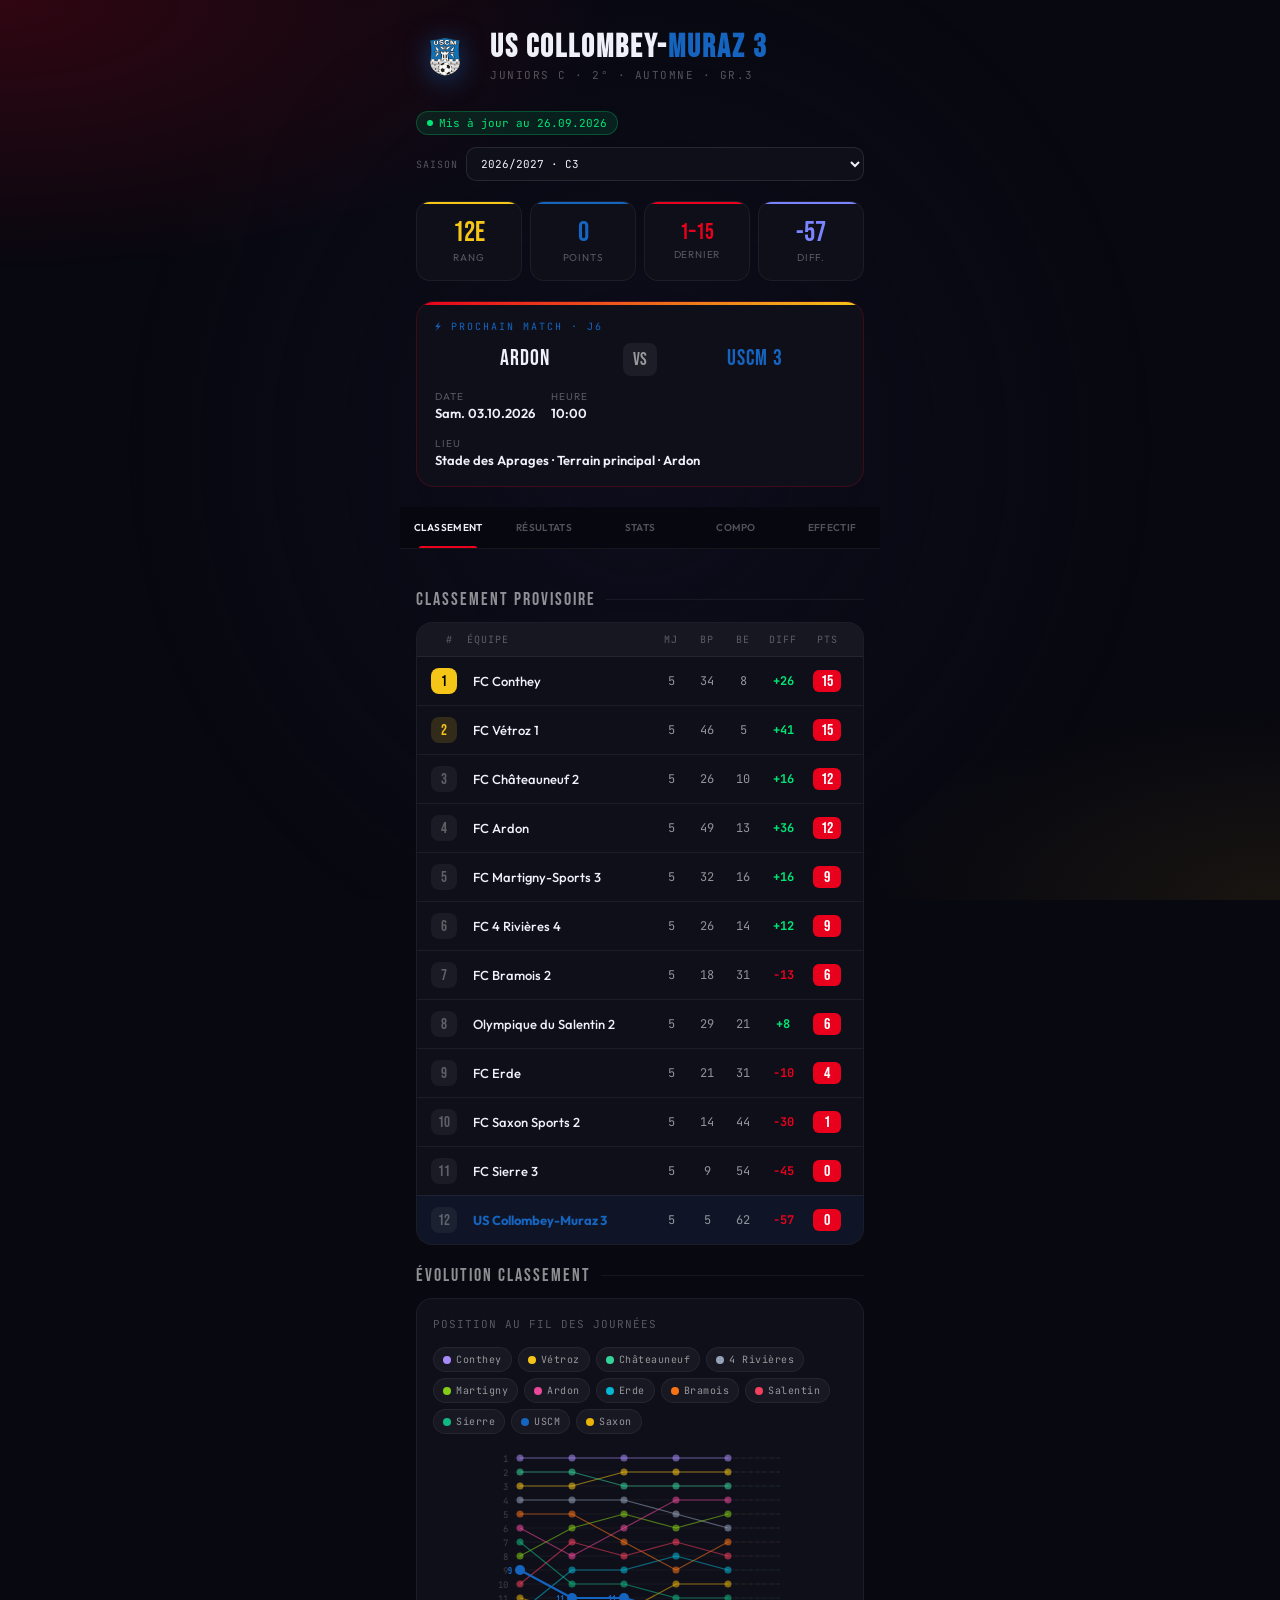
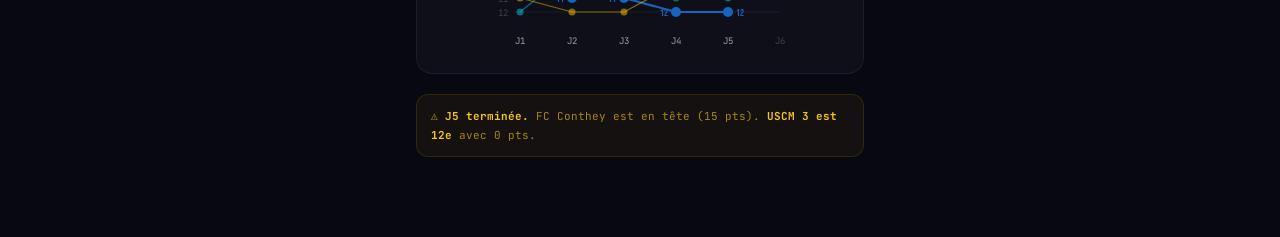
<file: index.html>
<!DOCTYPE html>
<html lang="fr">
<head>
<meta charset="UTF-8">
<meta name="viewport" content="width=device-width, initial-scale=1.0, maximum-scale=1.0">
<title>USCM C3 — Tableau de bord</title>
<link href="https://fonts.googleapis.com/css2?family=Bebas+Neue&family=Outfit:wght@300;400;500;600;700&family=JetBrains+Mono:wght@400;700&display=swap" rel="stylesheet">
<style>
:root {
  --red: #E8001D;
  --red-dim: rgba(232,0,29,0.15);
  --uscm: #1565C0;
  --uscm-dim: rgba(21,101,192,0.15);
  --uscm-glow: rgba(21,101,192,0.35);
  --gold: #F5C518;
  --green: #00E676;
  --dark: #080810;
  --card: #0F0F1A;
  --card2: #14141F;
  --border: rgba(255,255,255,0.06);
  --border2: rgba(255,255,255,0.1);
  --muted: rgba(255,255,255,0.3);
  --muted2: rgba(255,255,255,0.55);
  --white: #F0F0F8;
}

* { margin:0; padding:0; box-sizing:border-box; -webkit-tap-highlight-color: transparent; }

html { scroll-behavior: smooth; }

body {
  background: var(--dark);
  color: var(--white);
  font-family: 'Outfit', sans-serif;
  min-height: 100vh;
  overflow-x: hidden;
}

/* ── NOISE + BG ── */
body::before {
  content: '';
  position: fixed; inset: 0; z-index: 0;
  background:
    radial-gradient(ellipse 80% 50% at 0% 0%, rgba(232,0,29,0.18) 0%, transparent 60%),
    radial-gradient(ellipse 60% 40% at 100% 100%, rgba(245,197,24,0.07) 0%, transparent 55%),
    radial-gradient(ellipse 40% 60% at 50% 50%, rgba(14,14,30,0.9) 0%, transparent 100%);
  pointer-events: none;
}

/* ── CONTAINER ── */
.wrap {
  max-width: 480px;
  margin: 0 auto;
  padding: 0 0 80px;
  position: relative;
  z-index: 1;
}

/* ── NAV TABS ── */
.nav-tabs {
  position: sticky; top: 0; z-index: 100;
  background: rgba(8,8,16,0.92);
  backdrop-filter: blur(20px);
  border-bottom: 1px solid var(--border);
  display: flex;
  padding: 0;
  gap: 0;
  justify-content: space-evenly;
}

.tab-btn {
  flex: 1;
  background: none;
  border: none;
  color: var(--muted);
  font-family: 'Outfit', sans-serif;
  font-size: 10px;
  font-weight: 600;
  letter-spacing: 0.3px;
  text-transform: uppercase;
  padding: 14px 2px;
  cursor: pointer;
  position: relative;
  transition: color 0.2s;
  text-align: center;
}

.tab-btn.active { color: var(--white); }

.tab-btn.active::after {
  content: '';
  position: absolute;
  bottom: 0; left: 20%; right: 20%;
  height: 2px;
  background: var(--red);
  border-radius: 2px 2px 0 0;
}

/* ── PANELS ── */
.panel { display: none; padding: 20px 16px 0; }
.panel.active { display: block; }

/* ── HERO ── */
.hero {
  padding: 28px 16px 0;
  animation: slideDown 0.5s ease both;
}

.hero-logo-img {
  width: 58px; height: 58px;
  object-fit: contain;
  flex-shrink: 0;
  filter: drop-shadow(0 4px 12px rgba(21,101,192,0.5));
  animation: pulse-badge 3s ease-in-out infinite;
}

.hero-top {
  display: flex;
  align-items: center;
  gap: 16px;
  margin-bottom: 24px;
}

.club-badge {
  width: 56px; height: 56px;
  background: linear-gradient(135deg, var(--uscm), #0d47a1);
  border-radius: 50%;
  display: flex; align-items: center; justify-content: center;
  font-family: 'Bebas Neue';
  font-size: 14px;
  letter-spacing: 0.5px;
  text-align: center;
  line-height: 1.2;
  flex-shrink: 0;
  box-shadow: 0 0 0 3px rgba(21,101,192,0.25), 0 8px 32px rgba(21,101,192,0.4);
  animation: pulse-badge 3s ease-in-out infinite;
}

@keyframes pulse-badge {
  0%, 100% { box-shadow: 0 0 0 3px rgba(21,101,192,0.25), 0 8px 32px rgba(21,101,192,0.4); }
  50% { box-shadow: 0 0 0 6px rgba(21,101,192,0.1), 0 8px 40px rgba(21,101,192,0.5); }
}

.hero-title h1 {
  font-family: 'Bebas Neue';
  font-size: 32px;
  letter-spacing: 2px;
  line-height: 1;
}
.hero-title h1 em { color: var(--uscm); font-style: normal; }
.hero-title p {
  font-size: 11px;
  color: var(--muted);
  letter-spacing: 1.5px;
  text-transform: uppercase;
  margin-top: 4px;
  font-family: 'JetBrains Mono';
}

/* ── LIVE BADGE ── */
.live-chip {
  display: inline-flex;
  align-items: center;
  gap: 6px;
  background: rgba(0,230,118,0.1);
  border: 1px solid rgba(0,230,118,0.25);
  border-radius: 20px;
  padding: 4px 10px;
  font-size: 11px;
  color: var(--green);
  font-family: 'JetBrains Mono';
  margin-bottom: 20px;
}

.live-dot {
  width: 6px; height: 6px;
  background: var(--green);
  border-radius: 50%;
  animation: blink 1.2s ease-in-out infinite;
}

@keyframes blink {
  0%, 100% { opacity: 1; }
  50% { opacity: 0.2; }
}

/* ── STAT PILLS ── */
.stat-pills {
  display: grid;
  grid-template-columns: repeat(4, 1fr);
  gap: 8px;
  margin-bottom: 20px;
}

.pill {
  background: var(--card);
  border: 1px solid var(--border);
  border-radius: 14px;
  padding: 14px 8px;
  text-align: center;
  position: relative;
  overflow: hidden;
  opacity: 0;
  transform: translateY(16px);
  transition: opacity 0.4s ease, transform 0.4s ease;
  display: flex;
  flex-direction: column;
  align-items: center;
  justify-content: center;
  min-height: 80px;
}

.pill.visible { opacity: 1; transform: translateY(0); }

.pill::before {
  content: '';
  position: absolute;
  top: 0; left: 0; right: 0;
  height: 2px;
}

.pill.p-rank::before { background: var(--gold); }
.pill.p-pts::before { background: var(--uscm); }
.pill.p-score::before { background: var(--green); }
.pill.p-score[style*="--red"]::before { background: var(--red); }
.pill.p-score[style*="--gold"]::before { background: var(--gold); }
.pill.p-diff::before { background: #7C83FF; }

.pill-val {
  font-family: 'Bebas Neue';
  font-size: 28px;
  line-height: 1;
  display: block;
}

.pill.p-rank .pill-val { color: var(--gold); }
.pill.p-pts .pill-val { color: var(--uscm); }
.pill.p-score .pill-val { color: var(--green); font-size: 20px; }
.pill.p-diff .pill-val { color: #7C83FF; }

.pill-label {
  font-size: 10px;
  color: var(--muted);
  text-transform: uppercase;
  letter-spacing: 0.8px;
  margin-top: 4px;
  display: block;
}

/* ── NEXT MATCH CARD ── */
.next-card {
  background: var(--card);
  border: 1px solid rgba(232,0,29,0.2);
  border-radius: 18px;
  padding: 18px;
  margin-bottom: 20px;
  position: relative;
  overflow: hidden;
  opacity: 0;
  transform: translateY(20px);
  transition: opacity 0.5s ease 0.2s, transform 0.5s ease 0.2s;
}

.next-card.visible { opacity: 1; transform: translateY(0); }

.next-card::before {
  content: '';
  position: absolute;
  top: 0; left: 0; right: 0;
  height: 3px;
  background: linear-gradient(90deg, var(--red), var(--gold), var(--red));
  background-size: 200% 100%;
  animation: shimmer 3s linear infinite;
}

@keyframes shimmer {
  0% { background-position: 200% 0; }
  100% { background-position: -200% 0; }
}

.next-label {
  font-size: 10px;
  color: var(--uscm);
  letter-spacing: 2px;
  text-transform: uppercase;
  font-family: 'JetBrains Mono';
  margin-bottom: 10px;
}

.next-vs {
  display: flex;
  align-items: center;
  justify-content: space-between;
  gap: 8px;
  margin-bottom: 14px;
}

.next-team {
  font-family: 'Bebas Neue';
  font-size: 20px;
  letter-spacing: 1px;
  line-height: 1.1;
  flex: 1;
}

.next-team.home { color: var(--uscm); font-size: 16px; white-space: nowrap; }

.next-vs-badge {
  background: rgba(255,255,255,0.06);
  border-radius: 8px;
  padding: 6px 10px;
  font-family: 'Bebas Neue';
  font-size: 18px;
  color: var(--muted2);
  flex-shrink: 0;
}

.next-meta {
  display: flex;
  gap: 16px;
  flex-wrap: wrap;
}

.next-meta-item { display: flex; flex-direction: column; gap: 2px; }
.next-meta-item span:first-child { font-size: 10px; color: var(--muted); text-transform: uppercase; letter-spacing: 1px; }
.next-meta-item span:last-child { font-size: 13px; font-weight: 600; }

/* ── SECTION HEADER ── */
.sh {
  display: flex;
  align-items: center;
  gap: 10px;
  margin-bottom: 12px;
  margin-top: 4px;
}

.sh-title {
  font-family: 'Bebas Neue';
  font-size: 18px;
  letter-spacing: 2px;
  color: var(--muted2);
}

.sh-line { flex: 1; height: 1px; background: var(--border); }

/* ── CLASSEMENT TABLE ── */
.rank-table {
  background: var(--card);
  border: 1px solid var(--border);
  border-radius: 16px;
  overflow: hidden;
  margin-bottom: 20px;
}

.rank-table-head {
  display: grid;
  grid-template-columns: 36px 1fr 36px 36px 36px 44px 44px;
  gap: 0;
  padding: 10px 14px;
  background: rgba(255,255,255,0.03);
  border-bottom: 1px solid var(--border);
}

.rank-table-head span {
  font-size: 10px;
  font-family: 'JetBrains Mono';
  color: var(--muted);
  letter-spacing: 1px;
  text-transform: uppercase;
  text-align: center;
}

.rank-table-head span:nth-child(2) { text-align: left; }

.rank-row {
  display: grid;
  grid-template-columns: 36px 1fr 36px 36px 36px 44px 44px;
  align-items: center;
  padding: 11px 14px;
  border-top: 1px solid var(--border);
  opacity: 0;
  transform: translateX(-12px);
  transition: opacity 0.35s ease, transform 0.35s ease, background 0.15s;
}

.rank-row:first-child { border-top: none; }
.rank-row.visible { opacity: 1; transform: translateX(0); }
.rank-row:hover { background: rgba(255,255,255,0.03); }
.rank-row.uscm { background: rgba(21,101,192,0.07); }
.rank-row.uscm:hover { background: rgba(21,101,192,0.1); }

.rk-num {
  width: 26px; height: 26px;
  border-radius: 8px;
  display: flex; align-items: center; justify-content: center;
  font-family: 'Bebas Neue';
  font-size: 15px;
}

.rk-1 { background: var(--gold); color: #000; }
.rk-2 { background: rgba(245,197,24,0.15); color: var(--gold); }
.rk-3 { background: rgba(21,101,192,0.2); color: var(--uscm); }
.rk-n { background: rgba(255,255,255,0.05); color: var(--muted); }

.rk-name { font-size: 13px; font-weight: 500; padding: 0 6px; }
.rk-name.uscm-name { color: var(--uscm); font-weight: 700; white-space: nowrap; font-size: 13px; }

.rk-num-cell {
  font-size: 12px;
  font-family: 'JetBrains Mono';
  color: var(--muted2);
  text-align: center;
}

.rk-diff {
  font-size: 12px;
  font-family: 'JetBrains Mono';
  font-weight: 700;
  text-align: center;
}

.rk-diff.pos { color: var(--green); }
.rk-diff.neg { color: var(--red); }
.rk-diff.zero { color: var(--muted); }

.rk-pts {
  text-align: center;
}

.pts-pill {
  display: inline-flex;
  align-items: center;
  justify-content: center;
  width: 28px; height: 22px;
  border-radius: 6px;
  font-family: 'Bebas Neue';
  font-size: 16px;
}

.pts-pill.has { background: var(--red); color: #fff; }
.pts-pill.zero { background: rgba(255,255,255,0.05); color: var(--muted); }

/* ── RÉSULTATS ── */
.results-list { display: flex; flex-direction: column; gap: 10px; margin-bottom: 20px; }

.result-filter-btn {
  flex: 1;
  background: rgba(255,255,255,0.04);
  border: 1px solid var(--border);
  color: var(--muted);
  font-family: 'JetBrains Mono';
  font-size: 11px;
  letter-spacing: 1px;
  padding: 8px 10px;
  border-radius: 8px;
  cursor: pointer;
  transition: all 0.15s;
  text-transform: uppercase;
}
.result-filter-btn:hover { color: var(--white); border-color: rgba(21,101,192,0.4); }
.result-filter-btn.active {
  background: var(--uscm);
  color: var(--white);
  border-color: var(--uscm);
}

.result-card {
  background: var(--card);
  border: 1px solid var(--border);
  border-radius: 14px;
  padding: 14px 16px;
  display: flex;
  flex-direction: column;
  align-items: stretch;
  opacity: 0;
  transform: translateY(16px);
  transition: opacity 0.4s ease, transform 0.4s ease;
  position: relative;
  overflow: hidden;
}

/* Ligne principale (identique pour toutes les cartes) */
.rc-main {
  display: flex;
  align-items: center;
  gap: 12px;
  width: 100%;
}

.result-card.rc-clickable { cursor: pointer; }

.rc-score-block {
  display: flex;
  flex-direction: column;
  align-items: flex-end;
  gap: 4px;
  min-width: 56px;
}
.rc-chevron {
  flex-shrink: 0;
  color: var(--muted);
  font-size: 20px;
  font-weight: 700;
  transition: transform 0.25s ease;
  align-self: center;
}
.result-card.rc-clickable.open .rc-chevron { transform: rotate(90deg); }
.rc-periods {
  max-height: 0;
  overflow: hidden;
  opacity: 0;
  transition: max-height 0.3s ease, opacity 0.25s ease, margin 0.25s ease;
  margin-top: 0;
}
.result-card.rc-clickable.open .rc-periods {
  max-height: 160px;
  opacity: 1;
  margin-top: 14px;
  padding-top: 14px;
  border-top: 1px dashed var(--border);
}

.result-card.visible { opacity: 1; transform: translateY(0); }
.result-card.win { border-left: 3px solid var(--green); }

.result-card.win::after {
  content: '';
  position: absolute;
  top: 0; left: 0; bottom: 0;
  width: 100%;
  background: linear-gradient(90deg, rgba(0,230,118,0.05), transparent 40%);
  pointer-events: none;
}

.rc-date {
  font-family: 'JetBrains Mono';
  font-size: 10px;
  color: var(--muted);
  line-height: 1.5;
  min-width: 44px;
}

.rc-teams { flex: 1; }
.rc-teams .home { font-size: 13px; font-weight: 600; }
.rc-teams .away { font-size: 13px; font-weight: 600; }
.rc-teams .uscm-t { color: var(--uscm); }

.rc-score {
  font-family: 'Bebas Neue';
  font-size: 26px;
  letter-spacing: 1px;
  min-width: 56px;
  text-align: right;
  line-height: 1;
}

.rc-score.win-score { color: var(--green); }

.rc-badge {
  font-size: 9px;
  font-family: 'JetBrains Mono';
  font-weight: 700;
  padding: 3px 7px;
  border-radius: 5px;
  margin-top: 4px;
  display: inline-block;
}

.badge-win { background: rgba(0,230,118,0.12); color: var(--green); }
.badge-other { background: rgba(255,255,255,0.05); color: var(--muted); }
.badge-other { background: rgba(255,255,255,0.05); color: var(--muted); }

/* ── GRAPHIQUE ÉVOLUTION ── */
.chart-wrap {
  background: var(--card);
  border: 1px solid var(--border);
  border-radius: 16px;
  padding: 18px 16px;
  margin-bottom: 20px;
  opacity: 0;
  transition: opacity 0.6s ease 0.3s;
}

.chart-wrap.visible { opacity: 1; }
.chart-team-chip {
  display:flex; align-items:center; gap:5px;
  padding:5px 9px;
  background:rgba(255,255,255,0.04);
  border:1px solid var(--border);
  border-radius:14px;
  cursor:pointer;
  font-size:10px;
  font-family:'JetBrains Mono';
  color:var(--muted2);
  letter-spacing:0.5px;
  transition:all 0.15s;
  user-select:none;
}
.chart-team-chip:hover { background:rgba(255,255,255,0.07); }
.chart-team-chip.off { opacity:0.4; }
.chart-team-chip.off .chart-team-dot { opacity:0.3; }
.chart-team-dot { width:8px; height:8px; border-radius:50%; flex-shrink:0; }

.chart-title {
  font-size: 11px;
  font-family: 'JetBrains Mono';
  color: var(--muted);
  letter-spacing: 1px;
  text-transform: uppercase;
  margin-bottom: 16px;
}

.chart-svg-wrap { width: 100%; overflow: hidden; }

svg.rank-chart { width: 100%; height: 180px; overflow: visible; }

.chart-legend {
  display: flex;
  flex-wrap: wrap;
  gap: 10px;
  margin-top: 14px;
}

.legend-item {
  display: flex;
  align-items: center;
  gap: 6px;
  font-size: 11px;
  color: var(--muted2);
}

.legend-dot {
  width: 8px; height: 8px;
  border-radius: 50%;
  flex-shrink: 0;
}

/* ── BUTEURS ── */
.buteurs-list { display: flex; flex-direction: column; gap: 8px; margin-bottom: 20px; }

.buteur-card {
  background: var(--card);
  border: 1px solid var(--border);
  border-radius: 12px;
  padding: 12px 14px;
  display: flex;
  align-items: center;
  gap: 12px;
  opacity: 0;
  transform: translateX(16px);
  transition: opacity 0.35s ease, transform 0.35s ease;
}

.buteur-card.visible { opacity: 1; transform: translateX(0); }

.bt-rank {
  font-family: 'Bebas Neue';
  font-size: 22px;
  min-width: 24px;
  color: var(--muted);
}

.bt-rank.gold { color: var(--gold); }

.bt-info { flex: 1; }
.bt-name { font-size: 14px; font-weight: 600; }
.bt-team { font-size: 11px; color: var(--muted); margin-top: 1px; }
.bt-team.uscm-team { color: rgba(21,101,192,0.85); }

.bt-goals-wrap { display: flex; align-items: center; gap: 8px; }

.bt-num {
  font-family: 'Bebas Neue';
  font-size: 26px;
  line-height: 1;
  min-width: 20px;
  text-align: right;
}

.bt-num.gold { color: var(--gold); }

.bt-dots { display: flex; flex-direction: column; gap: 3px; }

.bt-dot {
  width: 6px; height: 6px;
  border-radius: 50%;
  background: var(--muted);
  transition: background 0.2s;
}

.bt-dot.on { background: var(--red); }
.bt-dot.on.gold-dot { background: var(--gold); }

/* ── USCM ZOOM ── */
.uscm-zoom {
  background: linear-gradient(135deg, rgba(21,101,192,0.1), rgba(21,101,192,0.03));
  border: 1px solid rgba(21,101,192,0.25);
  border-radius: 16px;
  padding: 18px;
  margin-bottom: 20px;
}

.uscm-zoom-title {
  font-family: 'Bebas Neue';
  font-size: 18px;
  letter-spacing: 2px;
  color: var(--red);
  margin-bottom: 14px;
  display: flex;
  align-items: center;
  gap: 8px;
}

.uscm-chips { display: flex; flex-wrap: wrap; gap: 8px; }

.uscm-chip {
  background: rgba(255,255,255,0.05);
  border: 1px solid var(--border2);
  border-radius: 10px;
  padding: 7px 12px;
  font-size: 13px;
  display: flex;
  align-items: center;
  gap: 6px;
}

.uscm-chip .goals-count {
  font-family: 'Bebas Neue';
  font-size: 20px;
  color: var(--red);
  line-height: 1;
}

.uscm-chip .goals-count.top { color: var(--gold); }

/* ── NOTE ── */
.note {
  background: rgba(245,197,24,0.05);
  border: 1px solid rgba(245,197,24,0.12);
  border-radius: 12px;
  padding: 12px 14px;
  font-size: 11px;
  font-family: 'JetBrains Mono';
  color: rgba(245,197,24,0.65);
  line-height: 1.7;
}

.note strong { color: var(--gold); }

/* ── ANIMATIONS ── */
@keyframes slideDown {
  from { opacity: 0; transform: translateY(-20px); }
  to { opacity: 1; transform: translateY(0); }
}

/* ── SCROLLBAR ── */
::-webkit-scrollbar { width: 4px; }
::-webkit-scrollbar-track { background: transparent; }
::-webkit-scrollbar-thumb { background: rgba(255,255,255,0.1); border-radius: 4px; }

/* MATCH SELECTOR */
.match-selector{display:flex;gap:8px;margin-bottom:18px;overflow-x:auto;padding-bottom:4px;scrollbar-width:none}
.match-selector::-webkit-scrollbar{display:none}
.match-chip{flex-shrink:0;background:var(--card);border:1px solid var(--border);border-radius:20px;padding:7px 16px;font-size:12px;font-family:"JetBrains Mono";color:var(--muted2);cursor:pointer;transition:all .2s;white-space:nowrap}
.match-chip.active{background:var(--uscm);border-color:var(--uscm);color:#fff}

/* FFF HEADER */
.fff-header{background:linear-gradient(135deg,rgba(21,101,192,0.22) 0%,rgba(14,14,40,0.97) 70%);border:1px solid rgba(21,101,192,0.25);border-radius:16px 16px 0 0;padding:14px 16px;display:flex;align-items:center;justify-content:space-between;gap:12px;position:relative;overflow:hidden}
.fff-header::before{content:"";position:absolute;top:0;left:0;right:0;height:3px;background:linear-gradient(90deg,var(--uscm),var(--gold),var(--uscm));background-size:200%;animation:shimmer 3s linear infinite}
.fff-header-left{flex:1}
.fff-label{font-family:"Bebas Neue";font-size:11px;letter-spacing:3px;color:rgba(21,101,192,0.9);margin-bottom:2px}
.fff-matchup{font-family:"Bebas Neue";font-size:18px;letter-spacing:1.5px;line-height:1.1;color:var(--white)}
.fff-date-tag{font-size:10px;font-family:"JetBrains Mono";color:var(--muted);margin-top:3px}
.fff-header-right{display:flex;align-items:center;gap:8px;flex-shrink:0}
.fff-logo{width:44px;height:44px;object-fit:contain;filter:drop-shadow(0 2px 10px rgba(21,101,192,0.4))}
.fff-score-logo { width:34px; height:34px; object-fit:contain; filter:drop-shadow(0 2px 6px rgba(0,0,0,0.5)); flex-shrink:0; }
.fff-score-hero{font-family:"Bebas Neue";font-size:36px;letter-spacing:1px;line-height:1;text-align:center}
.fff-away-s{color:var(--muted2)}
.fff-dash{color:var(--muted);font-size:28px;margin:0 3px}
.fff-score-win{color:var(--green)}

/* PITCH */
.fff-pitch{background:linear-gradient(180deg,#155228 0%,#1a6632 40%,#175e2c 100%);border-radius:0 0 16px 16px;border:1px solid rgba(255,255,255,0.07);border-top:none;padding:14px 8px 16px;position:relative;overflow:hidden;margin-bottom:10px}
.fff-stripes{position:absolute;inset:0;background:repeating-linear-gradient(180deg,transparent 0px,transparent 44px,rgba(0,0,0,0.07) 44px,rgba(0,0,0,0.07) 88px);pointer-events:none;z-index:0}
.fff-watermark{position:absolute;width:110px;height:110px;object-fit:contain;top:50%;left:50%;transform:translate(-50%,-50%);opacity:0.06;pointer-events:none;z-index:1}
.fff-bot-penalty{width:62%;margin:4px auto 0;height:28px;border:1.5px solid rgba(255,255,255,0.15);border-bottom:none;border-radius:8px 8px 0 0;position:relative;z-index:2}
.fff-bot-goal-area{width:50%;margin:0 auto;height:8px;border:1.5px solid rgba(255,255,255,0.25);border-top:none;border-radius:0 0 3px 3px;background:rgba(255,255,255,0.04);position:relative;z-index:2}
.fff-formation{position:absolute;bottom:14px;right:12px;background:rgba(245,197,24,0.1);border:1px solid rgba(245,197,24,0.28);border-radius:8px;padding:5px 10px;font-size:9px;font-family:"JetBrains Mono";color:var(--gold);text-align:center;line-height:1.3;z-index:10;text-transform:uppercase;letter-spacing:1px}
.fff-formation span{font-family:"Bebas Neue";font-size:18px;letter-spacing:2px;display:block}

/* PLAYER ROWS */
.fff-row{display:flex;justify-content:center;gap:0;position:relative;z-index:5;margin:10px 0}
.fff-row-att{margin-top:12px;justify-content:center}
.fff-row-gk{margin-bottom:8px;justify-content:center}

.fff-star-badge {
  position: absolute;
  top: -6px; left: -6px;
  min-width: 22px; height: 22px;
  padding: 0 5px;
  background: var(--gold);
  border-radius: 11px;
  display: flex; align-items: center; justify-content: center;
  gap: 2px;
  font-size: 10px;
  color: #000;
  font-weight: 900;
  box-shadow: 0 2px 6px rgba(0,0,0,0.45);
  z-index: 12;
  line-height: 1;
}
.fff-star-badge.gold-star {
  background: var(--gold);
  color: #000;
  min-width: 24px; height: 24px;
  font-size: 11px;
  top: -7px; left: -7px;
}
.fff-star-n { font-family: "JetBrains Mono"; font-size: 9px; font-weight: 700; }
.gold-star .fff-star-n { font-size: 10px; }

.fff-player{display:flex;flex-direction:column;align-items:center;gap:0;opacity:0;transform:translateY(18px) scale(0.9);animation:fffPop .5s cubic-bezier(0.34,1.56,0.64,1) forwards;flex:1;max-width:80px}
@keyframes fffPop{to{opacity:1;transform:translateY(0) scale(1)}}
.fff-player:active .fff-avatar{transform:scale(0.92)}

.fff-avatar{width:56px;height:56px;border-radius:50%;position:relative;display:flex;align-items:center;justify-content:center;transition:transform .2s}
.fff-row-att .fff-avatar,.fff-row-gk .fff-avatar{width:62px;height:62px}
.fff-avatar-inner{width:100%;height:100%;border-radius:50%;display:flex;align-items:center;justify-content:center;font-size:20px;border:2px solid rgba(255,255,255,0.12)}
.att-av .fff-avatar-inner{background:linear-gradient(145deg,#1a6fcc,#0d47a1);box-shadow:0 4px 14px rgba(21,101,192,0.45)}
.mil-av .fff-avatar-inner{background:linear-gradient(145deg,#1a6fcc,#0d47a1);box-shadow:0 4px 14px rgba(21,101,192,0.45)}
.def-av .fff-avatar-inner{background:linear-gradient(145deg,#1a6fcc,#0d47a1);box-shadow:0 4px 14px rgba(21,101,192,0.45)}
.gk-av .fff-avatar-inner{background:linear-gradient(145deg,#1b8a3a,#0f5c24);box-shadow:0 4px 16px rgba(27,138,58,0.5)}

.scorer .fff-avatar::after{content:"";position:absolute;inset:-4px;border-radius:50%;border:2px solid rgba(245,197,24,0.7);animation:fffRing 2s ease-in-out infinite}
@keyframes fffRing{0%,100%{transform:scale(1);opacity:.6}50%{transform:scale(1.12);opacity:.1}}
.scorer .fff-avatar-inner{border-color:rgba(245,197,24,0.5)}

.gold-player .fff-avatar-inner{border-color:var(--gold)!important;box-shadow:0 0 22px rgba(245,197,24,0.45),0 4px 14px rgba(14,112,72,0.4)!important}
.gold-player .fff-avatar::after{border-color:var(--gold);animation-duration:1.5s}

.fff-nameplate{background:rgba(8,8,20,0.85);border-top:2px solid rgba(255,255,255,0.12);border-radius:0 0 6px 6px;padding:3px 6px;font-size:9px;font-weight:700;letter-spacing:.3px;text-transform:uppercase;white-space:nowrap;margin-top:-2px;text-align:center;color:#fff}
.uscm-plate{border-top-color:var(--uscm);color:#fff}
.gold-plate{border-top-color:var(--gold);color:var(--gold)}
.gk-plate{border-top-color:#1b8a3a;color:#fff}
.fff-disc-pos { font-family: 'JetBrains Mono'; font-size: 11px; font-weight: 800; color: rgba(255,255,255,0.85); letter-spacing: 0.5px; }
.fff-gk-ring{position:absolute;inset:-4px;border-radius:50%;border:2px solid rgba(27,138,58,0.5);animation:fffRing 2.5s ease-in-out infinite}

.fff-subs{background:var(--card);border:1px solid var(--border);border-radius:14px;padding:12px 14px;margin-bottom:8px}
.fff-subs-title{font-size:10px;font-family:"JetBrains Mono";color:var(--muted);text-transform:uppercase;letter-spacing:1.5px;margin-bottom:10px;display:flex;align-items:center;gap:6px}
.fff-subs-row{display:flex;flex-wrap:wrap;gap:8px}
.fff-sub{display:flex;align-items:center;gap:8px;background:rgba(21,101,192,0.06);border:1px solid rgba(21,101,192,0.25);border-radius:10px;padding:8px 12px}
.scorer-sub{border-color:rgba(245,197,24,0.4);background:rgba(245,197,24,0.06)}
.fff-sub-name{font-size:13px;font-weight:600;white-space:nowrap}
.fff-sub-pos{flex-shrink:0;font-size:9px;font-family:'JetBrains Mono';color:var(--muted);background:rgba(255,255,255,0.06);padding:2px 6px;border-radius:5px;letter-spacing:0.5px}
.fff-sub-goal{flex-shrink:0;display:flex;align-items:center;gap:3px;font-size:12px;color:#000;background:var(--gold);font-family:"JetBrains Mono";font-weight:800;padding:2px 8px;border-radius:10px}
.fff-sub-goal-star{font-size:10px}

/* ══ EFFECTIF ══ */
.eff-wrap { background: var(--card); border: 1px solid var(--border); border-radius: 16px; overflow: hidden; margin-bottom: 20px; }
.eff-header { display: flex; justify-content: space-between; align-items: center; padding: 12px 16px; background: rgba(21,101,192,0.08); border-bottom: 1px solid var(--border); }
.eff-count { font-family: 'Bebas Neue'; font-size: 18px; letter-spacing: 1px; color: var(--uscm); }
.eff-season { font-size: 11px; font-family: 'JetBrains Mono'; color: var(--muted); }
.eff-row { display: flex; align-items: center; gap: 14px; padding: 12px 16px; border-top: 1px solid var(--border); transition: background 0.15s; }
.eff-row:first-of-type { border-top: none; }
.eff-row:hover { background: rgba(255,255,255,0.03); }
.eff-avatar { width: 38px; height: 38px; border-radius: 50%; background: linear-gradient(145deg, #1a6fcc, #0d47a1); border: 1.5px solid rgba(21,101,192,0.4); display: flex; align-items: center; justify-content: center; font-family: 'Bebas Neue'; font-size: 17px; color: rgba(255,255,255,0.85); flex-shrink: 0; }
.eff-info { flex: 1; }
.eff-name { font-size: 14px; font-weight: 600; margin-bottom: 2px; }
.eff-prenom { color: var(--white); }
.eff-nom { color: var(--muted2); font-weight: 400; }
.eff-meta { font-size: 11px; font-family: 'JetBrains Mono'; color: var(--muted); }
.eff-coaches-bar { padding: 8px 16px; background: rgba(255,255,255,0.03); border-top: 1px solid var(--border); }
.eff-coaches-label { font-size: 10px; font-family: "JetBrains Mono"; color: var(--muted); text-transform: uppercase; letter-spacing: 1.5px; }
.coach-av { background: linear-gradient(145deg, #2d6a2d, #1a4a1a) !important; }

@keyframes growBar{from{width:0}}

</style>
</head>
<body>

<div class="wrap">

  <!-- HERO -->
  <div class="hero">
    <div class="hero-top">
      <img src="[data-uri]" class="hero-logo-img" alt="USCM"/>
      <div class="hero-title">
        <h1>US Collombey-<em>Muraz 3</em></h1>
        <p>Juniors C · 2° · Automne · Gr.3</p>
      </div>
    </div>
    <div class="live-chip" id="live-chip">
      <span class="live-dot"></span>
      Mis à jour au —
    </div>
    <div style="display:flex;align-items:center;gap:8px;margin:-8px 0 20px">
      <span style="font-size:10px;color:var(--muted);font-family:'JetBrains Mono';letter-spacing:1px;text-transform:uppercase">Saison</span>
      <select aria-label="Choisir la saison" onchange="if(this.value) location.href=this.value" style="flex:1;background:var(--card);color:var(--white);border:1px solid var(--border2);border-radius:10px;padding:8px 10px;font-family:'JetBrains Mono';font-size:11px;outline:none">
        <option value="" selected>2026/2027 · C3</option>
        <option value="archive/2025-2026-d2/index.html">2025/2026 · D2 · archive</option>
      </select>
    </div>

    <!-- STAT PILLS -->
    <div class="stat-pills" id="stat-pills"></div>

    <!-- NEXT MATCH -->
<div id="next-match-container"></div>
  </div>

  <!-- TABS -->
  <div class="nav-tabs">
    <button class="tab-btn active" onclick="showTab('classement', this)">Classement</button>
    <button class="tab-btn" onclick="showTab('resultats', this)">Résultats</button>
    <button class="tab-btn" onclick="showTab('buteurs', this)">Stats</button>
    <button class="tab-btn" onclick="showTab('compo', this)">Compo</button>
    <button class="tab-btn" onclick="showTab('contingent', this)">Effectif</button>
  </div>

  <!-- ═══════════ TAB: CLASSEMENT ═══════════ -->
  <div class="panel active" id="tab-classement">

    <div class="sh" style="margin-top:20px"><span class="sh-title">Classement provisoire</span><span class="sh-line"></span></div>

    <div class="rank-table">
      <div class="rank-table-head">
        <span>#</span><span>Équipe</span><span class="num">MJ</span><span class="num">BP</span><span class="num">BE</span><span class="num">Diff</span><span class="num">Pts</span>
      </div>
      <!-- rows -->
      <div id="rank-body"></div>

    </div>

    <!-- GRAPHIQUE ÉVOLUTION -->
    <div class="sh"><span class="sh-title">Évolution classement</span><span class="sh-line"></span></div>

    <div class="chart-wrap" id="chartWrap">
      <div class="chart-title">Position au fil des journées</div>
      <div id="chart-filter" style="display:flex;flex-wrap:wrap;gap:6px;margin-bottom:12px"></div>
      <div class="chart-svg-wrap">
        <svg class="rank-chart" viewBox="0 0 340 205" id="rankSvg" style="height:205px">
        </svg>
      </div>
    </div>

    <div id="rank-note" class="note"></div>
  </div>

  <!-- ═══════════ TAB: RÉSULTATS ═══════════ -->
  <div class="panel" id="tab-resultats">
    <div class="result-filter" id="result-filter" style="display:flex;gap:6px;margin-top:16px;margin-bottom:4px">
      <button class="result-filter-btn active" data-filter="all" onclick="setResultFilter('all')">Tous</button>
      <button class="result-filter-btn" data-filter="uscm" onclick="setResultFilter('uscm')">USCM 3</button>
      <button class="result-filter-btn" data-filter="others" onclick="setResultFilter('others')">Adversaires</button>
    </div>
    <div id="results-container"></div>
  </div>

  
  <!-- ═══════════ TAB: STATS (Buteurs + Stats + PD + CS) ═══════════ -->
  <div class="panel" id="tab-buteurs">

    <div class="sh" style="margin-top:20px"><span class="sh-title">Buteurs USCM 3</span><span class="sh-line"></span></div>
    <div class="uscm-zoom" style="margin-bottom:20px;padding:14px">
      <div id="buteurs-container"></div>
    </div>

    <div class="sh"><span class="sh-title">Passes décisives</span><span class="sh-line"></span></div>
    <div class="uscm-zoom" style="margin-bottom:20px;padding:14px">
      <div id="assists-container"></div>
    </div>

    <div class="sh"><span class="sh-title">Clean sheet</span><span class="sh-line"></span></div>
    <div class="uscm-zoom" style="margin-bottom:20px;padding:14px">
      <div id="cleansheet-container"></div>
    </div>

    <div class="sh"><span class="sh-title">Statistiques équipe</span><span class="sh-line"></span></div>
    <div class="uscm-zoom" style="margin-bottom:20px;padding:14px">
      <div id="teamstats-container"></div>
    </div>

    <div class="sh"><span class="sh-title">Répartition buts USCM</span><span class="sh-line"></span></div>
    <div class="uscm-zoom" style="margin-bottom:20px;padding:18px">
      <div id="repartition-container"></div>
    </div>

    <div class="sh"><span class="sh-title">Répartition passes décisives USCM</span><span class="sh-line"></span></div>
    <div class="uscm-zoom" style="margin-bottom:20px;padding:18px">
      <div id="repartition-assists-container"></div>
    </div>

    <div class="sh"><span class="sh-title">Matchs joués USCM</span><span class="sh-line"></span></div>
    <div class="uscm-zoom" style="margin-bottom:20px;padding:18px">
      <div id="matches-played-container"></div>
    </div>

    <div class="sh"><span class="sh-title">Buts par mi-temps USCM</span><span class="sh-line"></span></div>
    <div class="uscm-zoom" style="margin-bottom:20px;padding:18px">
      <div id="periods-stats-container"></div>
    </div>

  </div>

  <!-- ═══════════ TAB: COMPO ═══════════ -->
  <div class="panel" id="tab-compo">
    <div style="margin-top:20px"></div>
    <div class="match-selector" id="match-chips">
        <!-- Generated dynamically by renderMatchChips() -->
    </div>
    <div id="lineups-container"></div>
  </div>

  <!-- ═══════════ TAB: EFFECTIF ═══════════ -->
  <div class="panel" id="tab-contingent">
    <div style="margin-top:20px"></div>
    <div class="sh"><span class="sh-title">Effectif 2026/2027</span><span class="sh-line"></span></div>
    <div id="roster-container"></div>
  </div>

<style>
/* ── EFFECTIF PAR POSTE ── */
.pos-section-bar { padding: 8px 16px; border-bottom: 1px solid var(--border); border-top: 1px solid var(--border); }
.pos-group-header {
  padding: 7px 16px;
  font-size: 10px;
  font-family: 'JetBrains Mono';
  color: var(--uscm);
  text-transform: uppercase;
  letter-spacing: 1.5px;
  background: rgba(21,101,192,0.07);
  border-top: 1px solid var(--border);
  border-bottom: 1px solid var(--border);
}
.pos-player-card {
  cursor: pointer;
  border-bottom: 1px solid var(--border);
  transition: background 0.15s;
}
.pos-player-card:first-of-type { border-top: none; }
.pos-player-card:hover { background: rgba(255,255,255,0.03); }
.pos-player-row {
  display: flex;
  align-items: center;
  gap: 14px;
  padding: 12px 16px;
}
.pos-player-row .eff-info { flex: 1; }
.pos-chevron {
  font-size: 22px;
  color: var(--muted);
  transition: transform 0.22s ease;
  line-height: 1;
  flex-shrink: 0;
  padding-left: 6px;
}
.pos-player-card.open .pos-chevron { transform: rotate(90deg); color: var(--uscm); }
.pos-player-detail {
  max-height: 0;
  overflow: hidden;
  transition: max-height 0.25s ease, padding 0.22s ease;
  padding: 0 16px 0 68px;
}
.pos-player-card.open .pos-player-detail {
  max-height: 500px;
  padding: 4px 16px 14px 68px;
}
.pos-detail-line {
  display: flex;
  justify-content: space-between;
  align-items: center;
  padding: 6px 0;
  border-bottom: 1px solid var(--border);
}
.pos-detail-line:last-child { border-bottom: none; }
.pos-dl { font-size: 11px; font-family: 'JetBrains Mono'; color: var(--muted); }
.pos-dv { font-size: 12px; font-weight: 600; color: var(--uscm); }

@keyframes growBar {
  from { width: 0; }
}
</style>

<script>
// ── TABS
function showTab(id,btn){
  document.querySelectorAll(".panel").forEach(p=>p.classList.remove("active"));
  document.querySelectorAll(".tab-btn").forEach(b=>b.classList.remove("active"));
  document.getElementById("tab-"+id).classList.add("active");
  btn.classList.add("active");
  triggerAnimations();
}

function togglePlayer(el) {
  el.classList.toggle('open');
}
function selectMatch(j, el){
  document.querySelectorAll(".match-chip").forEach(c => c.classList.remove("active"));
  if (el) el.classList.add("active");
  Object.keys(LINEUPS).forEach(jKey => {
    const node = document.getElementById(`compo-j${jKey}`);
    if (node) node.style.display = (parseInt(jKey) === j) ? "block" : "none";
  });
  document.querySelectorAll(`#compo-j${j} .fff-player`).forEach(c => {
    c.style.animation = "none";
    void c.offsetHeight;
    c.style.animation = "";
  });
}
function triggerAnimations(){
  setTimeout(()=>{
    document.querySelectorAll(".rank-row,.result-card,.buteur-card,.pill,.next-card,.chart-wrap").forEach(el=>el.classList.add("visible"));
  },60);
}
window.addEventListener("DOMContentLoaded",()=>{triggerAnimations();});
</script>

<script>

// ═══════════════════════════════════════════════════════
//  POSITIONS — référence unique pour tous les postes
// ═══════════════════════════════════════════════════════
const POSITIONS = {
  'G':   {cat:'gk',  label:'Gardien',          short:'G'},
  'DG':  {cat:'def', label:'Défenseur gauche', short:'DG'},
  'DC':  {cat:'def', label:'Défenseur central',short:'DC'},
  'DD':  {cat:'def', label:'Défenseur droit',  short:'DD'},
  'MG':  {cat:'mil', label:'Milieu gauche',    short:'MG'},
  'MC':  {cat:'mil', label:'Milieu central',   short:'MC'},
  'MCG': {cat:'mil', label:'Milieu central gauche',  short:'MCG'},
  'MCD': {cat:'mil', label:'Milieu central droit',   short:'MCD'},
  'MD':  {cat:'mil', label:'Milieu droit',     short:'MD'},
  'BU':  {cat:'att', label:'Attaquant de pointe', short:'BU'},
  'ATG': {cat:'att', label:'Attaquant gauche',  short:'ATG'},
  'ATD': {cat:'att', label:'Attaquant droit',   short:'ATD'},
};
const posCat = (pos) => (POSITIONS[pos] || {}).cat || 'mil';

// ═══════════════════════════════════════════════════════
//  DONNÉES — ajouter un résultat ici suffit à tout MAJ
// ═══════════════════════════════════════════════════════
const TEAMS = [
  {id:'con', name:'FC Conthey',                    color:'#a78bfa', uscm:false, fp:0.0},
  {id:'vet', name:'FC Vétroz 1',                   color:'#F5C518', uscm:false, fp:0.2},
  {id:'cha', name:'FC Châteauneuf 2',              color:'#34d399', uscm:false, fp:0.2},
  {id:'riv', name:'FC 4 Rivières 4',               color:'#94a3b8', uscm:false, fp:0.2},
  {id:'mar', name:'FC Martigny-Sports 3',          color:'#84cc16', uscm:false, fp:0.2},
  {id:'ard', name:'FC Ardon',                      color:'#ec4899', uscm:false, fp:1.2},
  {id:'erd', name:'FC Erde',                       color:'#06b6d4', uscm:false, fp:2.8},
  {id:'bra', name:'FC Bramois 2',                  color:'#f97316', uscm:false, fp:0.2},
  {id:'sal', name:'Olympique du Salentin 2',       color:'#f43f5e', uscm:false, fp:0.6},
  {id:'sie', name:'FC Sierre 3',                   color:'#10b981', uscm:false, fp:0.0},
  {id:'uscm',name:'US Collombey-Muraz 3',          color:'#1565C0', uscm:true,  fp:0.2},
  {id:'sax', name:'FC Saxon Sports 2',             color:'#eab308', uscm:false, fp:0.6},
];

// [journée, domicile, extérieur, buts_dom, buts_ext]
const RESULTS = [
  // J1
  {j:1, home:'con', away:'uscm', hg:9, ag:0, date:'29.08.2026'},
  {j:1, home:'bra', away:'sal', hg:4, ag:3, date:'30.08.2026'},
  {j:1, home:'cha', away:'erd', hg:9, ag:1, date:'29.08.2026'},
  {j:1, home:'ard', away:'sax', hg:11, ag:1, date:'29.08.2026'},
  {j:1, home:'vet', away:'mar', hg:7, ag:1, date:'29.08.2026'},
  {j:1, home:'sie', away:'riv', hg:2, ag:4, date:'16.09.2026'},

  // J2
  {j:2, home:'riv', away:'cha', hg:3, ag:4, date:'05.09.2026'},
  {j:2, home:'mar', away:'bra', hg:4, ag:2, date:'05.09.2026'},
  {j:2, home:'sal', away:'sie', hg:7, ag:6, date:'05.09.2026'},
  {j:2, home:'sax', away:'con', hg:3, ag:7, date:'05.09.2026'},
  {j:2, home:'ard', away:'vet', hg:4, ag:5, date:'05.09.2026'},
  {j:2, home:'erd', away:'uscm', hg:13, ag:2, date:'05.09.2026'},

  // J3
  {j:3, home:'cha', away:'sal', hg:5, ag:1, date:'12.09.2026'},
  {j:3, home:'sie', away:'mar', hg:1, ag:12, date:'12.09.2026'},
  {j:3, home:'uscm', away:'riv', hg:1, ag:10, date:'12.09.2026'},
  {j:3, home:'bra', away:'ard', hg:4, ag:8, date:'12.09.2026'},
  {j:3, home:'vet', away:'sax', hg:14, ag:0, date:'12.09.2026'},
  {j:3, home:'con', away:'erd', hg:7, ag:2, date:'12.09.2026'},

  // J4
  {j:4, home:'sal', away:'uscm', hg:15, ag:1, date:'19.09.2026'},
  {j:4, home:'ard', away:'sie', hg:21, ag:0, date:'19.09.2026'},
  {j:4, home:'sax', away:'erd', hg:4, ag:4, date:'19.09.2026'},
  {j:4, home:'mar', away:'cha', hg:0, ag:5, date:'19.09.2026'},
  {j:4, home:'riv', away:'con', hg:0, ag:6, date:'19.09.2026'},
  {j:4, home:'vet', away:'bra', hg:10, ag:0, date:'19.09.2026'},

  // J5
  {j:5, home:'cha', away:'ard', hg:3, ag:5, date:'26.09.2026'},
  {j:5, home:'uscm', away:'mar', hg:1, ag:15, date:'26.09.2026'},
  {j:5, home:'bra', away:'sax', hg:8, ag:6, date:'26.09.2026'},
  {j:5, home:'con', away:'sal', hg:5, ag:3, date:'26.09.2026'},
  {j:5, home:'sie', away:'vet', hg:0, ag:10, date:'26.09.2026'},
  {j:5, home:'erd', away:'riv', hg:1, ag:9, date:'26.09.2026'},
];

// {j, home, away, date, time, venue, status: 'reporté'|'upcoming'}
const FIXTURES = [
  {j:6, home:'ard',  away:'uscm', date:'03.10.2026', time:'10:00', venue:'Stade des Aprages · Terrain principal · Ardon', status:'upcoming'},
  {j:7, home:'uscm', away:'vet',  date:'10.10.2026', time:'11:00', venue:'Stade des Plavaux · Terrain principal · Muraz', status:'upcoming'},
  {j:8, home:'bra',  away:'uscm', date:'17.10.2026', time:'17:00', venue:'Stade du Bois-de-la-Borgne/Glareys · Terrain C · Bramois', status:'upcoming'},
  {j:9, home:'uscm', away:'sie',  date:'24.10.2026', time:'11:00', venue:'Stade des Plavaux · Terrain principal · Muraz', status:'upcoming'},
  {j:10,home:'cha',  away:'uscm', date:'31.10.2026', time:'10:00', venue:'Stade de la Garenne · Terrain principal · Châteauneuf', status:'upcoming'},
  {j:11,home:'uscm', away:'sax',  date:'07.11.2026', time:'15:30', venue:'Stade des Plavaux · Terrain principal · Muraz', status:'upcoming'},
];

// [journée, joueur, passes décisives]
const ASSISTS = [
  // À compléter au fil de la saison 2026/2027.
];

const LAST_J_PLAYED = Math.max(...RESULTS.map(r => r.j));
const NEXT_J = LAST_J_PLAYED + 1;

// [journée, joueur, buts] — ajouter une ligne après chaque match
const SCORERS = [
  [4,'Afonso',1],
  // Les autres buteurs individuels ne sont pas encore renseignés avec certitude.
];

const PLAYER_COLORS = {
  'Francesco':'#F5C518','Leandro':'#1565C0','Alexis':'#a78bfa','Afonso':'#34d399',
  'Kaua':'#94a3b8','Loris':'#ec4899','Ivan':'#f97316','Jonathan':'#06b6d4',
  'Téo':'#10b981','David':'#eab308','Marco':'#f43f5e'
};

// Days ago from DD.MM.YYYY string vs today
function daysAgo(dStr) {
  if (!dStr) return null;
  const [d, m, y] = dStr.split('.').map(Number);
  const date = new Date(y, m-1, d);
  const today = new Date();
  today.setHours(0,0,0,0);
  date.setHours(0,0,0,0);
  return Math.floor((today - date) / (1000*60*60*24));
}

// ═══════════════════════════════════════════════════════
//  CALCUL DU CLASSEMENT
// ═══════════════════════════════════════════════════════
function computeStandings(maxJ) {
  const stats = {};
  TEAMS.forEach(t => stats[t.id] = {mj:0, pts:0, bp:0, be:0});
  RESULTS.forEach(({j,home,away,hg,ag}) => {
    if (j > maxJ) return;
    const h = home, a = away;
    stats[h].mj++; stats[h].bp+=hg; stats[h].be+=ag;
    stats[a].mj++; stats[a].bp+=ag; stats[a].be+=hg;
    if      (hg > ag) { stats[h].pts+=3; }
    else if (hg === ag){ stats[h].pts+=1; stats[a].pts+=1; }
    else               { stats[a].pts+=3; }
  });
  return TEAMS.map(t => ({
    ...t, ...stats[t.id], diff: stats[t.id].bp - stats[t.id].be
  })).sort((a,b) => b.pts-a.pts || (a.fp ?? 99)-(b.fp ?? 99) || b.diff-a.diff || b.bp-a.bp || a.name.localeCompare(b.name));
}

// ═══════════════════════════════════════════════════════
//  RENDU CLASSEMENT
// ═══════════════════════════════════════════════════════
function renderStandings() {
  const s = computeStandings(LAST_J_PLAYED);
  const delays = TEAMS.map((_,i)=>(i*0.05).toFixed(2));
  const rankClass = (i) => i===0?'rk-1':i===1?'rk-2':'rk-n';
  const diffClass = (d) => d>0?'pos':d<0?'neg':'zero';
  const diffStr   = (d) => d>0?'+'+d:d;

  const html = s.map((t,i) => `
    <div class="rank-row${t.uscm?' uscm':''} visible" style="transition-delay:${delays[i]}s;">
      <div class="rk-num ${rankClass(i)}">${i+1}</div>
      <div class="rk-name${t.uscm?' uscm-name':''}">${t.name}</div>
      <div class="rk-num-cell">${t.mj}</div>
      <div class="rk-num-cell">${t.bp}</div>
      <div class="rk-num-cell">${t.be}</div>
      <div class="rk-diff ${diffClass(t.diff)}">${diffStr(t.diff)}</div>
      <div class="rk-pts"><span class="pts-pill has">${t.pts}</span></div>
    </div>`).join('');

  document.getElementById('rank-body').innerHTML = html;

  // Note
  const uscmRow = s.find(t=>t.uscm);
  const uscmRank = s.indexOf(uscmRow)+1;
  const note = `⚠ <strong>J${LAST_J_PLAYED} terminée.</strong> ${s[0].name} est en tête (${s[0].pts} pts). <strong>USCM 3 est ${uscmRank}e</strong> avec ${uscmRow.pts} pt${uscmRow.pts===1?'':'s'}.`;
  document.getElementById('rank-note').innerHTML = note;
}

// ═══════════════════════════════════════════════════════
//  RENDU GRAPHIQUE ÉVOLUTION
// ═══════════════════════════════════════════════════════
// State: which teams are currently visible on the chart
const ChartFilter = {
  visible: new Set(TEAMS.map(t => t.id)),  // all visible by default
  toggle(id) {
    if (this.visible.has(id)) {
      // Don't allow hiding the last one
      if (this.visible.size > 1) this.visible.delete(id);
    } else {
      this.visible.add(id);
    }
    renderChart();
    renderChartFilter();
  },
  showOnly(id) {
    this.visible.clear();
    this.visible.add(id);
    renderChart();
    renderChartFilter();
  },
  showAll() {
    this.visible = new Set(TEAMS.map(t => t.id));
    renderChart();
    renderChartFilter();
  },
};

function renderChartFilter() {
  const c = document.getElementById('chart-filter');
  if (!c) return;
  const allVisible = ChartFilter.visible.size === TEAMS.length;
  const shortNames = {
    uscm:'USCM', con:'Conthey', vet:'Vétroz', cha:'Châteauneuf', riv:'4 Rivières',
    mar:'Martigny', ard:'Ardon', erd:'Erde', bra:'Bramois', sal:'Salentin',
    sie:'Sierre', sax:'Saxon'
  };
  let html = TEAMS.map(t => {
    const on = ChartFilter.visible.has(t.id);
    return `<div class="chart-team-chip${on ? '' : ' off'}" onclick="ChartFilter.toggle('${t.id}')">
      <div class="chart-team-dot" style="background:${t.color}"></div>${shortNames[t.id] || t.id}
    </div>`;
  }).join('');
  if (!allVisible) {
    html += `<div class="chart-team-chip" onclick="ChartFilter.showAll()" style="border-style:dashed">↺ Tout</div>`;
  }
  c.innerHTML = html;
}

function renderChart() {
  // Axe X dynamique : réparti entre 50 et 310 selon le nombre de journées
  // (+1 colonne pour la projection en pointillé si la saison n'est pas finie)
  const hasNext = !!FIXTURES.filter(f => f.status === 'upcoming').length;
  const lastCol = hasNext ? NEXT_J : LAST_J_PLAYED;
  const xMin = 50, xMax = 310;
  const xJ = {};
  for (let j = 1; j <= lastCol; j++) {
    xJ[j] = lastCol === 1 ? xMin : xMin + (xMax - xMin) * (j - 1) / (lastCol - 1);
  }
  const yR  = (rank) => 12 + (rank-1)*(TEAMS.length > 10 ? 14 : 18);

  // Compute rank after each journée
  const journees = Array.from({length: LAST_J_PLAYED}, (_, i) => i + 1);
  const ranksByJ = {};
  journees.forEach(j => {
    const s = computeStandings(j);
    ranksByJ[j] = {};
    s.forEach((t,i) => ranksByJ[j][t.id] = i+1);
  });

  let svgContent = '';

  // Grid lines
  for(let r=1;r<=TEAMS.length;r++) {
    const y = yR(r);
    svgContent += `<line x1="44" y1="${y}" x2="310" y2="${y}" stroke="rgba(255,255,255,0.04)" stroke-width="1"/>`;
  }
  // Rank labels
  for(let r=1;r<=TEAMS.length;r++) {
    svgContent += `<text x="38" y="${yR(r)+4}" fill="rgba(255,255,255,0.2)" font-size="9" font-family="JetBrains Mono" text-anchor="end">${r}</text>`;
  }
  // J labels — toutes les colonnes affichées (dynamique)
  Object.keys(xJ).forEach(jStr => {
    const j = parseInt(jStr);
    const opacity = j <= LAST_J_PLAYED ? '0.6' : '0.2';
    svgContent += `<text x="${xJ[j]}" y="198" fill="rgba(255,255,255,${opacity})" font-size="9" font-family="JetBrains Mono" text-anchor="middle">J${j}</text>`;
  });

  // Draw lines per team — toutes les journées 1→LAST_J_PLAYED pour chaque équipe
  TEAMS.forEach(t => {
    if (!ChartFilter.visible.has(t.id)) return;
    const sw    = t.uscm ? '2' : '1.2';
    const op    = t.uscm ? '1' : '0.55';
    const lastY = yR(ranksByJ[LAST_J_PLAYED][t.id]);
    const nextX = xJ[NEXT_J];

    // Solid path through ALL journées (every team gets a position even if they didn't play)
    const pts = journees.map(j => `${xJ[j]},${yR(ranksByJ[j][t.id])}`);
    svgContent += `<path d="M${pts.join(' L')}" stroke="${t.color}" stroke-width="${sw}" fill="none" stroke-linecap="round" stroke-linejoin="round" opacity="${op}"/>`;

    // Dashed projection from last journée to next
    if (nextX !== undefined) {
      svgContent += `<path d="M${xJ[LAST_J_PLAYED]},${lastY} L${nextX},${lastY}" stroke="${t.color}" stroke-width="0.8" fill="none" stroke-dasharray="3,4" opacity="0.12"/>`;
    }

    // Circles at every journée
    journees.forEach(j => {
      const cx = xJ[j], cy = yR(ranksByJ[j][t.id]);
      const r  = t.uscm ? '5' : '3.5';
      svgContent += `<circle cx="${cx}" cy="${cy}" r="${r}" fill="${t.color}" opacity="${op}"/>`;
    });

    // USCM rank labels at each journée
    if (t.uscm) {
      journees.forEach(j => {
        const cx = xJ[j], cy = yR(ranksByJ[j][t.id]);
        const rank = ranksByJ[j][t.id];
        const labelX = j===LAST_J_PLAYED ? cx+8 : cx-8;
        const anchor = j===LAST_J_PLAYED ? 'start' : 'end';
        svgContent += `<text x="${labelX}" y="${cy+4}" fill="${t.color}" font-size="10" font-family="Bebas Neue" text-anchor="${anchor}">${rank}</text>`;
      });
    }
  });

  document.getElementById('rankSvg').innerHTML = svgContent;
}

// ═══════════════════════════════════════════════════════
//  INIT
// ═══════════════════════════════════════════════════════
function renderDonut(data, containerId, centerLabel) {
  const totals = {};
  data.forEach(([j, player, n]) => {
    totals[player] = (totals[player] || 0) + n;
  });
  const sorted = Object.entries(totals).sort((a,b) => b[1]-a[1]);
  const total = sorted.reduce((s,[,n]) => s+n, 0);
  const half = Math.ceil(sorted.length / 2);

  const c = document.getElementById(containerId);
  if (!c) return;
  if (total === 0) { c.innerHTML = '<div style="text-align:center;color:var(--muted);font-size:12px;padding:20px">Aucune donnée</div>'; return; }

  const circ = 2 * Math.PI * 70;
  let circles = '';
  let offset = 75;
  sorted.forEach(([player, n]) => {
    const color = PLAYER_COLORS[player] || '#888';
    const arc = circ * n / total;
    const rest = circ - arc;
    circles += `<circle cx="100" cy="100" r="70" fill="none" stroke="${color}" stroke-width="28" stroke-dasharray="${arc.toFixed(1)} ${rest.toFixed(1)}" stroke-dashoffset="${offset.toFixed(1)}" transform="rotate(-90 100 100)"/>`;
    offset -= arc;
  });

  const makeLegend = (items) => items.map(([player, n]) => {
    const pct = Math.round(n / total * 100);
    const color = PLAYER_COLORS[player] || '#888';
    return `<div style="display:flex;align-items:center;gap:4px;font-size:10px;margin-bottom:3px">
      <div style="width:8px;height:8px;border-radius:50%;background:${color};flex-shrink:0"></div>
      <span style="color:var(--white);font-weight:600">${player}</span>
      <span style="color:var(--muted);font-family:'JetBrains Mono'">${n}·${pct}%</span>
    </div>`;
  }).join('');

  c.innerHTML = `
    <svg viewBox="0 0 200 200" width="185" style="display:block;margin:0 auto 12px">
      ${circles}
      <text x="100" y="92" fill="var(--white)" font-size="32" font-family="Bebas Neue" text-anchor="middle">${total}</text>
      <text x="100" y="112" fill="var(--muted)" font-size="11" font-family="Outfit" text-anchor="middle">${centerLabel}</text>
      <text x="100" y="128" fill="var(--muted)" font-size="10" font-family="JetBrains Mono" text-anchor="middle">${LAST_J_PLAYED} matchs</text>
    </svg>
    <div style="display:grid;grid-template-columns:1fr 1fr;gap:0 8px">
      <div>${makeLegend(sorted.slice(0, half))}</div>
      <div>${makeLegend(sorted.slice(half))}</div>
    </div>`;
}



function renderPeriodsStats() {
  const c = document.getElementById('periods-stats-container');
  if (!c) return;

  // Aggregate goals scored/conceded per mi-temps across all USCM matches with periods
  const scored = [0,0,0,0];
  const conceded = [0,0,0,0];
  RESULTS.forEach(r => {
    if ((r.home !== 'uscm' && r.away !== 'uscm') || !r.periods) return;
    const isHome = r.home === 'uscm';
    const us = isHome ? r.periods.home : r.periods.away;
    const opp = isHome ? r.periods.away : r.periods.home;
    for (let i = 0; i < 4; i++) {
      scored[i] += us[i] || 0;
      conceded[i] += opp[i] || 0;
    }
  });

  const totalScored = scored.reduce((a,b)=>a+b,0);
  const totalConceded = conceded.reduce((a,b)=>a+b,0);
  if (totalScored === 0 && totalConceded === 0) {
    c.innerHTML = '<div style="text-align:center;color:var(--muted);font-size:12px;padding:20px">Aucune donnée</div>';
    return;
  }

  const maxVal = Math.max(...scored, ...conceded, 1);

  // Legend
  let html = `
    <div style="display:flex;gap:16px;margin-bottom:14px;font-size:10px;font-family:'JetBrains Mono';color:var(--muted)">
      <div style="display:flex;align-items:center;gap:5px"><div style="width:10px;height:10px;border-radius:3px;background:var(--green)"></div>Marqués (${totalScored})</div>
      <div style="display:flex;align-items:center;gap:5px"><div style="width:10px;height:10px;border-radius:3px;background:var(--red)"></div>Encaissés (${totalConceded})</div>
    </div>`;

  // For each mi-temps, 2 bars
  const bar = (val, color) => {
    const pct = (val / maxVal) * 100;
    return `
      <div style="flex:1;display:flex;align-items:center;gap:6px">
        <div style="flex:1;height:14px;background:rgba(255,255,255,0.03);border-radius:4px;overflow:hidden">
          <div style="width:${pct}%;height:100%;background:${color}"></div>
        </div>
        <div style="width:18px;text-align:right;font-family:'Bebas Neue';font-size:15px;color:${val>0?'var(--white)':'rgba(255,255,255,0.25)'}">${val}</div>
      </div>`;
  };

  for (let i = 0; i < 4; i++) {
    html += `
      <div style="display:flex;align-items:center;gap:10px;margin-bottom:10px">
        <div style="width:38px;font-size:11px;font-family:'JetBrains Mono';color:var(--muted);font-weight:600">MT${i+1}</div>
        <div style="flex:1;display:flex;flex-direction:column;gap:4px">
          ${bar(scored[i], 'var(--green)')}
          ${bar(conceded[i], 'var(--red)')}
        </div>
      </div>`;
  }

  c.innerHTML = html;
}

function renderMatchesPlayed() {
  const c = document.getElementById('matches-played-container');
  if (!c) return;

  // Count titulaire + remplaçant per player across all played journées
  const stats = {};
  Object.keys(LINEUPS).forEach(jStr => {
    const j = parseInt(jStr);
    // Only count journées that have actually been played
    const played = RESULTS.some(r => r.j === j && (r.home === 'uscm' || r.away === 'uscm'));
    if (!played) return;
    const L = LINEUPS[j];
    L.players.forEach(p => {
      if (!stats[p.name]) stats[p.name] = {tit:0, rem:0};
      stats[p.name].tit++;
    });
    L.subs.forEach(s => {
      const name = typeof s === 'string' ? s : s.name;
      if (!stats[name]) stats[name] = {tit:0, rem:0};
      stats[name].rem++;
    });
  });

  // Sort by total desc, then titulaire desc
  const sorted = Object.entries(stats)
    .map(([name, s]) => ({name, ...s, total: s.tit + s.rem}))
    .sort((a,b) => b.total - a.total || b.tit - a.tit || a.name.localeCompare(b.name));

  if (sorted.length === 0) { c.innerHTML = '<div style="text-align:center;color:var(--muted);font-size:12px;padding:20px">Aucune donnée</div>'; return; }

  const maxTotal = Math.max(...sorted.map(p => p.total));

  // Legend
  let html = `
    <div style="display:flex;gap:16px;margin-bottom:14px;font-size:10px;font-family:'JetBrains Mono';color:var(--muted)">
      <div style="display:flex;align-items:center;gap:5px"><div style="width:10px;height:10px;border-radius:3px;background:var(--uscm)"></div>Titulaire</div>
      <div style="display:flex;align-items:center;gap:5px"><div style="width:10px;height:10px;border-radius:3px;background:rgba(21,101,192,0.4)"></div>Remplaçant</div>
    </div>`;

  // Bars
  html += sorted.map(p => {
    const titPct = (p.tit / maxTotal) * 100;
    const remPct = (p.rem / maxTotal) * 100;
    const detail = p.rem > 0
      ? `${p.tit}T·${p.rem}R`
      : `${p.tit}T`;
    return `
      <div style="display:flex;align-items:center;gap:10px;margin-bottom:8px">
        <div style="width:78px;font-size:12px;font-weight:600;white-space:nowrap;overflow:hidden;text-overflow:ellipsis;flex-shrink:0">${p.name}</div>
        <div style="flex:1;display:flex;align-items:center;height:18px;background:rgba(255,255,255,0.03);border-radius:5px;overflow:hidden">
          <div style="width:${titPct}%;height:100%;background:var(--uscm)"></div>
          <div style="width:${remPct}%;height:100%;background:rgba(21,101,192,0.4)"></div>
        </div>
        <div style="width:64px;text-align:right;font-family:'JetBrains Mono';font-size:12px;font-weight:600;flex-shrink:0">${detail}</div>
      </div>`;
  }).join('');

  c.innerHTML = html;
}

function renderRepartition() {
  renderDonut(SCORERS, 'repartition-container', 'buts marqués');
  renderDonut(ASSISTS, 'repartition-assists-container', 'passes décisives');
}

// ═══════════════════════════════════════════════════════
//  HELPERS
// ═══════════════════════════════════════════════════════
const teamById = (id) => TEAMS.find(t => t.id === id);
const shortName = (id) => {
  const t = teamById(id);
  if (!t) return id;
  return t.name.replace(/^FC |^US /, '');
};
const formatDate = (d) => d ? d.split('.').slice(0,2).join('.') + '<br>' + d.split('.')[2] : '';
const dayOfWeek = (dStr) => {
  const [d,m,y] = dStr.split('.').map(Number);
  const days = ['Dim','Lun','Mar','Mer','Jeu','Ven','Sam'];
  return days[new Date(y, m-1, d).getDay()];
};

// ═══════════════════════════════════════════════════════
//  HERO PILLS + DATE
// ═══════════════════════════════════════════════════════
function renderHero() {
  const standings = computeStandings(LAST_J_PLAYED);
  const uscm = standings.find(t => t.uscm);
  const rank = standings.indexOf(uscm) + 1;

  const lastMatch = [...RESULTS].reverse().find(r => r.home==='uscm' || r.away==='uscm');
  const {j, home:h, away:a, hg, ag, date} = lastMatch;
  const isHome = h === 'uscm';
  const us = isHome ? hg : ag;
  const them = isHome ? ag : hg;
  let color, text;
  if (us > them)      { color = 'green'; text = us+'–'+them; }
  else if (us < them) { color = 'red';   text = us+'–'+them; }
  else                 { color = 'gold';  text = us+'–'+them; }

  document.getElementById('stat-pills').innerHTML = `
    <div class="pill p-rank"><span class="pill-val">${rank}e</span><span class="pill-label">Rang</span></div>
    <div class="pill p-pts"><span class="pill-val">${uscm.pts}</span><span class="pill-label">Points</span></div>
    <div class="pill p-score" style="--score-color:var(--${color})"><span class="pill-val" style="font-size:22px;color:var(--${color})">${text}</span><span class="pill-label">Dernier</span></div>
    <div class="pill p-diff"><span class="pill-val">${uscm.diff > 0 ? '+'+uscm.diff : uscm.diff}</span><span class="pill-label">Diff.</span></div>`;

  const days = daysAgo(date);
  let daysText = '';
  if (days === 0) daysText = ' · Aujourd\'hui';
  else if (days === 1) daysText = ' · Hier';
  else if (days > 1 && days <= 30) daysText = ` · Il y a ${days} jours`;
  document.getElementById('live-chip').innerHTML = `<span class="live-dot"></span> Mis à jour au ${date}${daysText}`;
}

// ═══════════════════════════════════════════════════════
//  NEXT MATCH WIDGET
// ═══════════════════════════════════════════════════════
function renderNextMatch() {
  const next = FIXTURES.filter(f => f.status === 'upcoming').sort((a,b) => a.j - b.j)[0];
  if (!next) {
    // Saison terminée — afficher le classement final USCM
    const standings = computeStandings(LAST_J_PLAYED);
    const uscm = standings.find(t => t.uscm);
    const rank = standings.indexOf(uscm) + 1;
    document.getElementById('next-match-container').innerHTML = `
      <div class="next-card" style="text-align:center">
        <div class="next-label">🏁 Saison terminée</div>
        <div style="font-family:'Bebas Neue';font-size:38px;color:var(--uscm);line-height:1;margin:8px 0">${rank}<span style="font-size:20px">e</span> place</div>
        <div style="font-size:13px;color:var(--muted);font-family:'JetBrains Mono'">${uscm.pts} pts · ${uscm.mj} matchs · ${uscm.diff > 0 ? '+' : ''}${uscm.diff} de différence</div>
      </div>`;
    return;
  }
  const isHome = next.home === 'uscm';
  const opp = isHome ? next.away : next.home;
  const oppName = shortName(opp);
  const dow = dayOfWeek(next.date);

  document.getElementById('next-match-container').innerHTML = `
    <div class="next-card">
      <div class="next-label">⚡ Prochain match · J${next.j}</div>
      <div class="next-vs">
        <div class="next-team${isHome ? ' home' : ''}" style="flex:1;text-align:center;font-size:22px">${isHome ? 'USCM 3' : oppName}</div>
        <div class="next-vs-badge">VS</div>
        <div class="next-team${!isHome ? ' home' : ''}" style="flex:1;text-align:center;font-size:22px">${isHome ? oppName : 'USCM 3'}</div>
      </div>
      <div class="next-meta">
        <div class="next-meta-item"><span>Date</span><span>${dow}. ${next.date}</span></div>
        <div class="next-meta-item"><span>Heure</span><span>${next.time}</span></div>
        <div class="next-meta-item"><span>Lieu</span><span>${next.venue}</span></div>
      </div>
    </div>`;
}

// ═══════════════════════════════════════════════════════
//  RESULTS TAB
// ═══════════════════════════════════════════════════════
// Filter state for results tab
const ResultFilter = {
  current: 'all',
  set(filter) {
    this.current = filter;
    document.querySelectorAll('.result-filter-btn').forEach(b => {
      b.classList.toggle('active', b.dataset.filter === filter);
    });
    renderResults();
  }
};

function setResultFilter(filter) {
  ResultFilter.set(filter);
}

function renderResults() {
  let html = '';
  const showUscm = ResultFilter.current !== 'others';
  const showOthers = ResultFilter.current !== 'uscm';

  // À venir (upcoming + reporté) — toujours visible (concerne USCM)
  const upcoming = FIXTURES.filter(f => f.status !== 'played');
  if (upcoming.length && showUscm) {
    html += `<div class="sh"><span class="sh-title">À venir</span><span class="sh-line"></span></div><div class="results-list">`;
    upcoming.forEach(f => {
      const isHome = f.home === 'uscm';
      const isUscm = f.home === 'uscm' || f.away === 'uscm';
      const homeName = teamById(f.home).name;
      const awayName = teamById(f.away).name;
      if (f.status === 'reporté') {
        html += `
        <div class="result-card" style="opacity:1;transform:none;border-color:rgba(255,165,0,0.3);border-left:3px solid rgba(255,165,0,0.6)">
          <div class="rc-main">
            <div class="rc-date">${formatDate(f.date)}</div>
            <div class="rc-teams">
              <div class="home${isUscm && isHome ? ' uscm-t' : ''}">${homeName}</div>
              <div class="away${isUscm && !isHome ? ' uscm-t' : ''}">${awayName}</div>
            </div>
            <div class="rc-score-block">
              <div class="rc-score" style="color:rgba(255,165,0,0.8);font-size:14px">Reporté</div>
              <span class="rc-badge" style="background:rgba(255,165,0,0.1);color:rgba(255,165,0,0.8)">J${f.j} REPORTÉ</span>
            </div>
          </div>
        </div>`;
      } else {
        const showDomicile = isUscm && isHome;
        html += `
        <div class="result-card" style="opacity:1;transform:none;${showDomicile ? 'border-color:rgba(21,101,192,0.3)' : ''}">
          <div class="rc-main">
            <div class="rc-date">${formatDate(f.date)}</div>
            <div class="rc-teams">
              <div class="home${isUscm && isHome ? ' uscm-t' : ''}">${homeName}</div>
              <div class="away${isUscm && !isHome ? ' uscm-t' : ''}">${awayName}</div>
            </div>
            <div class="rc-score-block">
              <div class="rc-score" style="color:var(--muted);font-size:18px">${f.time}</div>
              ${showDomicile ? '<span class="rc-badge" style="background:rgba(21,101,192,0.12);color:var(--uscm)">DOMICILE</span>' : ''}
            </div>
          </div>
        </div>`;
      }
    });
    html += `</div>`;
  }

  // Past results by journée descending
  const journees = [...new Set(RESULTS.map(r => r.j))].sort((a,b) => b-a);
  journees.forEach(j => {
    html += `<div class="sh" style="margin-top:20px"><span class="sh-title">Résultats journée ${j}</span><span class="sh-line"></span></div><div class="results-list">`;
    const journeeResults = RESULTS.filter(r => {
      if (r.j !== j) return false;
      const isUscm = r.home === 'uscm' || r.away === 'uscm';
      if (isUscm && !showUscm) return false;
      if (!isUscm && !showOthers) return false;
      return true;
    });
    if (journeeResults.length === 0) {
      html = html.replace(new RegExp('<div class="sh"[^>]*><span class="sh-title">Résultats journée ' + j + '</span><span class="sh-line"></span></div><div class="results-list">$'), '');
      return;
    }
    journeeResults.forEach(({home:h, away:a, hg, ag, date, forfait, periods}) => {
      const isUscm = h === 'uscm' || a === 'uscm';
      const isHome = h === 'uscm';
      const us = isUscm ? (isHome ? hg : ag) : null;
      const them = isUscm ? (isHome ? ag : hg) : null;
      let borderColor = '', scoreColor = '';
      if (isUscm) {
        if (us > them) { borderColor = 'border-left:3px solid var(--green)'; scoreColor = 'color:var(--green)'; }
        else if (us < them) { borderColor = 'border-left:3px solid var(--red)'; scoreColor = 'color:var(--red)'; }
        else { borderColor = 'border-left:3px solid var(--gold)'; scoreColor = 'color:var(--gold)'; }
      }
      const hasPeriods = isUscm && periods;
      // Build periods detail table (USCM row + opponent row)
      let periodsHtml = '';
      if (hasPeriods) {
        const uscmName = 'USCM 3';
        const oppName = teamById(isHome ? a : h).name;
        const uscmPer = isHome ? periods.home : periods.away;
        const oppPer  = isHome ? periods.away : periods.home;
        const cell = (v) => `<div style="flex:1;text-align:center;font-family:'Bebas Neue';font-size:18px;color:${v>0?'var(--white)':'rgba(255,255,255,0.25)'}">${v}</div>`;
        periodsHtml = `
        <div class="rc-periods">
          <div style="display:flex;align-items:center;margin-bottom:6px">
            <div style="width:90px;font-size:10px;font-family:'JetBrains Mono';color:var(--muted);text-transform:uppercase;letter-spacing:1px">Mi-temps</div>
            <div style="flex:1;text-align:center;font-size:10px;font-family:'JetBrains Mono';color:var(--muted)">MT1</div>
            <div style="flex:1;text-align:center;font-size:10px;font-family:'JetBrains Mono';color:var(--muted)">MT2</div>
            <div style="flex:1;text-align:center;font-size:10px;font-family:'JetBrains Mono';color:var(--muted)">MT3</div>
            <div style="flex:1;text-align:center;font-size:10px;font-family:'JetBrains Mono';color:var(--muted)">MT4</div>
          </div>
          <div style="display:flex;align-items:center;margin-bottom:4px">
            <div style="width:90px;font-size:12px;font-weight:700;color:var(--uscm)">${uscmName}</div>
            ${uscmPer.map(cell).join('')}
          </div>
          <div style="display:flex;align-items:center">
            <div style="width:90px;font-size:12px;font-weight:600;color:var(--muted2);white-space:nowrap;overflow:hidden;text-overflow:ellipsis">${oppName}</div>
            ${oppPer.map(cell).join('')}
          </div>
        </div>`;
      }
      html += `
      <div class="result-card${hasPeriods ? ' rc-clickable' : ''}" style="opacity:1;transform:none;${borderColor}"${hasPeriods ? ' onclick="this.classList.toggle(\'open\')"' : ''}>
        <div class="rc-main">
          <div class="rc-date">${formatDate(date)}</div>
          <div class="rc-teams">
            <div class="home${isUscm && isHome ? ' uscm-home' : ''}">${teamById(h).name}</div>
            <div class="away${isUscm && !isHome ? ' uscm-home' : ''}">${teamById(a).name}</div>
          </div>
          <div class="rc-score-block">
            <div class="rc-score" style="${scoreColor}">${hg} – ${ag}</div>
            ${forfait ? '<span class="rc-badge" style="background:rgba(245,197,24,0.15);color:var(--gold)">FORFAIT</span>' : ''}
          </div>
          ${hasPeriods ? '<span class="rc-chevron">›</span>' : ''}
        </div>
        ${periodsHtml}
      </div>`;
    });
    html += `</div>`;
  });

  document.getElementById('results-container').innerHTML = html;
}

// ═══════════════════════════════════════════════════════
//  BUTEURS USCM
// ═══════════════════════════════════════════════════════
function renderButeurs() {
  const totals = {};
  SCORERS.forEach(([j, p, g]) => totals[p] = (totals[p] || 0) + g);
  const sorted = Object.entries(totals).sort((a,b) => b[1]-a[1]);
  if (!sorted.length) {
    document.getElementById('buteurs-container').innerHTML = '<div style="text-align:center;color:var(--muted);font-size:12px;padding:18px">Buteurs à compléter pour la saison C3.</div>';
    return;
  }
  const max = sorted[0][1];

  // Compute ranks (with ties)
  const ranks = [];
  let prev = -1, prevRank = 0, count = 0;
  sorted.forEach(([p, g]) => {
    count++;
    if (g !== prev) { prevRank = count; prev = g; }
    ranks.push(prevRank);
  });

  const html = `<div class="buteurs-list" style="margin-bottom:0">` + sorted.map(([player, goals], i) => {
    const rank = ranks[i];
    const isTop = goals === max;
    const dotClass = isTop ? 'on gold-dot' : 'on';
    const numClass = isTop ? 'gold' : '';
    const rankClass = isTop ? 'gold' : '';
    return `
      <div class="buteur-card">
        <div class="bt-rank ${rankClass}">${rank}</div>
        <div class="bt-info"><div class="bt-name">${player}</div><div class="bt-team uscm-team">US Collombey-Muraz 3</div></div>
        <div class="bt-goals-wrap">
          <div class="bt-num ${numClass}">${goals}</div>
        </div>
      </div>`;
  }).join('') + `</div>`;
  const standings = computeStandings(LAST_J_PLAYED);
  const uscm = standings.find(t => t.uscm);
  const knownGoals = SCORERS.reduce((sum, s) => sum + s[2], 0);
  const completeness = knownGoals < uscm.bp
    ? `<div style="margin-top:10px;padding:9px 10px;border:1px solid rgba(245,197,24,.25);border-radius:8px;color:var(--muted);font-size:10px;font-family:'JetBrains Mono'">Données individuelles partielles · ${knownGoals}/${uscm.bp} buts attribués</div>`
    : '';
  document.getElementById('buteurs-container').innerHTML = html + completeness;
}

// ═══════════════════════════════════════════════════════
//  PASSES DÉCISIVES
// ═══════════════════════════════════════════════════════
function renderAssists() {
  const totals = {};
  ASSISTS.forEach(([j, p, a]) => totals[p] = (totals[p] || 0) + a);
  const sorted = Object.entries(totals).sort((a,b) => b[1]-a[1]);
  if (!sorted.length) {
    document.getElementById('assists-container').innerHTML = '<div style="text-align:center;color:var(--muted);font-size:12px;padding:18px">Passes décisives à compléter pour la saison C3.</div>';
    return;
  }

  // Ranks with ties
  const ranks = [];
  let prev = -1, prevRank = 0, count = 0;
  sorted.forEach(([p, a]) => {
    count++;
    if (a !== prev) { prevRank = count; prev = a; }
    ranks.push(prevRank);
  });

  const max = sorted[0][1];

  const html = `<div class="buteurs-list" style="margin-bottom:0">` + sorted.map(([player, assists], i) => {
    const rank = ranks[i];
    const isTop = assists === max;
    const numClass = isTop ? 'gold' : '';
    const rankClass = isTop ? 'gold' : '';
    return `
      <div class="buteur-card">
        <div class="bt-rank ${rankClass}">${rank}</div>
        <div class="bt-info"><div class="bt-name">${player}</div><div class="bt-team uscm-team">US Collombey-Muraz 3</div></div>
        <div class="bt-goals-wrap">
          <div class="bt-num ${numClass}">${assists}</div>
        </div>
      </div>`;
  }).join('') + `</div>`;
  document.getElementById('assists-container').innerHTML = html;
}

// ═══════════════════════════════════════════════════════
//  CLEAN SHEET
// ═══════════════════════════════════════════════════════
function renderCleanSheet() {
  const uscmMatches = RESULTS.filter(r => r.home==='uscm' || r.away==='uscm');
  const cleanCount = uscmMatches.filter(r => {
    const isHome = r.home === 'uscm';
    return (isHome ? r.ag : r.hg) === 0;
  }).length;
  const total = uscmMatches.length;

  document.getElementById('cleansheet-container').innerHTML = `
    <div style="display:flex;align-items:center;justify-content:space-between">
      <div>
        <div style="font-family:'Bebas Neue';font-size:32px;color:var(--white);line-height:1">${cleanCount}</div>
        <div style="font-size:11px;color:var(--muted);font-family:'JetBrains Mono';margin-top:4px">${cleanCount === 1 ? 'match sans encaisser' : 'matchs sans encaisser'}</div>
      </div>
      <div style="text-align:right">
        <div style="font-family:'Bebas Neue';font-size:18px;color:var(--muted2)">${cleanCount}/${total}</div>
        <div style="font-size:10px;color:var(--muted);font-family:'JetBrains Mono'">${Math.round(cleanCount/total*100)}% des matchs</div>
      </div>
    </div>`;
}

// ═══════════════════════════════════════════════════════
//  TEAM STATS (bars)
// ═══════════════════════════════════════════════════════
function renderTeamStats() {
  const standings = computeStandings(LAST_J_PLAYED);
  const uscm = standings.find(t => t.uscm);
  const maxBP = Math.max(...standings.map(t => t.bp));
  const maxBE = Math.max(...standings.map(t => t.be));

  const bpPct = Math.round(uscm.bp / maxBP * 100);
  const bePct = Math.round(uscm.be / maxBE * 100);
  const diffPct = Math.min(100, Math.abs(uscm.diff) * 2);
  const diffColor = uscm.diff > 0 ? 'var(--green)' : uscm.diff < 0 ? 'var(--red)' : 'var(--muted)';
  const diffStr = uscm.diff > 0 ? '+'+uscm.diff : uscm.diff;

  document.getElementById('teamstats-container').innerHTML = `
    <div style="display:flex;flex-direction:column;gap:14px">
      <div>
        <div style="display:flex;justify-content:space-between;margin-bottom:6px">
          <span style="font-size:12px;color:var(--muted2);font-weight:600">Buts marqués</span>
          <span style="font-family:'Bebas Neue';font-size:18px;color:var(--green)">${uscm.bp}</span>
        </div>
        <div style="background:rgba(255,255,255,0.06);border-radius:4px;height:6px;overflow:hidden">
          <div style="height:100%;width:${bpPct}%;background:var(--green);border-radius:4px;animation:growBar 1s ease 0.5s both"></div>
        </div>
        <div style="font-size:10px;color:var(--muted);margin-top:4px;font-family:'JetBrains Mono'">${uscm.mj} matchs joués</div>
      </div>
      <div>
        <div style="display:flex;justify-content:space-between;margin-bottom:6px">
          <span style="font-size:12px;color:var(--muted2);font-weight:600">Buts encaissés</span>
          <span style="font-family:'Bebas Neue';font-size:18px;color:var(--red)">${uscm.be}</span>
        </div>
        <div style="background:rgba(255,255,255,0.06);border-radius:4px;height:6px;overflow:hidden">
          <div style="height:100%;width:${bePct}%;background:var(--red);border-radius:4px;animation:growBar 1s ease 0.7s both"></div>
        </div>
        <div style="font-size:10px;color:var(--muted);margin-top:4px;font-family:'JetBrains Mono'">${uscm.be} buts encaissés sur ${uscm.mj} matchs</div>
      </div>
      <div>
        <div style="display:flex;justify-content:space-between;margin-bottom:6px">
          <span style="font-size:12px;color:var(--muted2);font-weight:600">Différence de buts</span>
          <span style="font-family:'Bebas Neue';font-size:18px;color:${diffColor}">${diffStr}</span>
        </div>
        <div style="background:rgba(255,255,255,0.06);border-radius:4px;height:6px;overflow:hidden">
          <div style="height:100%;width:${diffPct}%;background:${diffColor};border-radius:4px;animation:growBar 1s ease 0.9s both"></div>
        </div>
        <div style="font-size:10px;color:var(--muted);margin-top:4px;font-family:'JetBrains Mono'">${diffStr} en différentiel (${uscm.mj} matchs joués)</div>
      </div>
    </div>`;
}

const LOGOS = {
  mar: 'data:image/svg+xml,%3Csvg xmlns=%22http://www.w3.org/2000/svg%22 viewBox=%220 0 100 100%22%3E%3Ccircle cx=%2250%22 cy=%2250%22 r=%2246%22 fill=%22%237f1d1d%22 stroke=%22%231d4ed8%22 stroke-width=%226%22/%3E%3Ctext x=%2250%22 y=%2258%22 text-anchor=%22middle%22 font-family=%22Arial%22 font-size=%2220%22 font-weight=%22700%22 fill=%22%23fff%22%3EMAR%3C/text%3E%3C/svg%3E',

  sal: 'data:image/svg+xml,%3Csvg xmlns=%22http://www.w3.org/2000/svg%22 viewBox=%220 0 100 100%22%3E%3Ccircle cx=%2250%22 cy=%2250%22 r=%2246%22 fill=%22%237f1d1d%22 stroke=%22%23ffffff%22 stroke-width=%226%22/%3E%3Ctext x=%2250%22 y=%2258%22 text-anchor=%22middle%22 font-family=%22Arial%22 font-size=%2220%22 font-weight=%22700%22 fill=%22%23fff%22%3ESAL%3C/text%3E%3C/svg%3E',

  riv: 'data:image/svg+xml,%3Csvg xmlns=%22http://www.w3.org/2000/svg%22 viewBox=%220 0 100 100%22%3E%3Ccircle cx=%2250%22 cy=%2250%22 r=%2246%22 fill=%22%231565C0%22 stroke=%22%23ffffff%22 stroke-width=%226%22/%3E%3Ctext x=%2250%22 y=%2258%22 text-anchor=%22middle%22 font-family=%22Arial%22 font-size=%2221%22 font-weight=%22700%22 fill=%22%23fff%22%3E4R%3C/text%3E%3C/svg%3E',

  erd: 'data:image/svg+xml,%3Csvg xmlns=%22http://www.w3.org/2000/svg%22 viewBox=%220 0 100 100%22%3E%3Ccircle cx=%2250%22 cy=%2250%22 r=%2246%22 fill=%22%231f7a3d%22 stroke=%22%23f5c518%22 stroke-width=%228%22/%3E%3Ctext x=%2250%22 y=%2258%22 text-anchor=%22middle%22 font-family=%22Arial%22 font-size=%2224%22 font-weight=%22700%22 fill=%22%23fff%22%3EERDE%3C/text%3E%3C/svg%3E',

  uscm: '[data-uri]',
  sm: '[data-uri]',
  bag: '[data-uri]',
  mas: '[data-uri]',
  mon: '[data-uri]',
  vou: '[data-uri]',
  evi: '[data-uri]',
  tro: '[data-uri]',
  esp: '[data-uri]',
  mar: '[data-uri]',
};



const ROSTER = [
  {id:'fabian', firstName:'Fabian', lastName:'Genito', dob:'19.07.1999', country:'Italie', coach:true},
  {id:'rodney', firstName:'Rodney', lastName:'Oramas Henchoz', dob:'25.08.1999', country:'Venezuela', coach:true},

  {id:'alessandro', firstName:'Alessandro', lastName:'Genito', dob:'17.06.2014', country:'—', posMain:'Gardien', posSec:'—'},
  {id:'vasco', firstName:'Vasco', lastName:'Da Cunha', dob:'20.06.2014', country:'—', posMain:'Gardien', posSec:'Attaquant de pointe'},

  {id:'ismet', firstName:'Ismet', lastName:'Ardijaj', dob:'16.11.2013', country:'Albanie', posMain:'Défenseur', posSec:'Défenseur central'},
  {id:'arthur', firstName:'Arthur', lastName:'Roux', dob:'26.05.2013', country:'—', posMain:'Défenseur', posSec:'Défenseur central'},
  {id:'cory', firstName:'Cory', lastName:'Porchet', dob:'20.06.2014', country:'Suisse', posMain:'Défenseur', posSec:'Défenseur central'},
  {id:'etann', firstName:'Etann', lastName:'Hoti', dob:'16.01.2014', country:'—', posMain:'Défenseur', posSec:'Latéral'},
  {id:'enzo', firstName:'Enzo', lastName:'', dob:'10.10.2013', country:'—', posMain:'Défenseur', posSec:'Défenseur droit', number:'15'},

  {id:'ivan', firstName:'Ivan', lastName:'Branco Rocha', dob:'11.05.2012', country:'—', posMain:'Milieu défensif', posSec:'Milieu central'},
  {id:'marco', firstName:'Marco', lastName:'Sofia', dob:'07.05.2013', country:'—', posMain:'Milieu défensif', posSec:'Milieu central'},
  {id:'teo', firstName:'Téo', lastName:'Dabiqaj', dob:'18.08.2013', country:'—', posMain:'Milieu défensif', posSec:'Défenseur gauche'},

  {id:'david', firstName:'David', lastName:'Santos Cardoso', dob:'23.01.2012', country:'—', posMain:'Milieu offensif', posSec:'—'},
  {id:'leandro', firstName:'Leandro', lastName:'Ventura Dos Santos', dob:'31.08.2013', country:'Portugal', posMain:'Milieu offensif', posSec:'Ailier'},

  {id:'alexis', firstName:'Alexis', lastName:'Béboux', dob:'26.10.2013', country:'Suisse', posMain:'Attaquant gauche', posSec:'Ailier'},
  {id:'vascoribas', firstName:'Vasco Ribas', lastName:'Dos Santos', dob:'12.08.2014', country:'—', posMain:'Attaquant gauche', posSec:'—'},
  {id:'jonathan', firstName:'Jonathan', lastName:'Martins Guedes', dob:'04.07.2013', country:'—', posMain:'Attaquant droit', posSec:'Milieu'},
  {id:'francesco', firstName:'Francesco', lastName:'Koueviya', dob:'11.11.2014', country:'Italie', posMain:'Attaquant droit', posSec:'Milieu offensif'},
  {id:'afonso', firstName:'Afonso', lastName:'Sousa Oliveira', dob:'27.09.2013', country:'—', posMain:'Attaquant de pointe', posSec:'—'},
  {id:'kaua', firstName:'Kaua', lastName:'Paollo Lopes', dob:'29.11.2012', country:'Brésil', posMain:'Attaquant de pointe', posSec:'—'},
  {id:'loris', firstName:'Loris', lastName:'Ramosaj', dob:'11.12.2014', country:'—', posMain:'Attaquant de pointe', posSec:'—', number:'66'},
];

const playerByFirstName = (n) => ROSTER.find(p => p.firstName === n);

const LINEUPS = {
  2: {
    label:'COMPOSITION', home:'erd', away:'uscm',
    date:'05.09.2026 · 15:30 · Stade du Baudet, Erde', formation:'4-2-3-1',
    players:[
      {pos:'BU',name:'Kaua'},
      {pos:'MG',name:'Alexis'},{pos:'MC',name:'Leandro'},{pos:'MD',name:'Francesco'},
      {pos:'MCG',name:'Téo'},{pos:'MCD',name:'Jonathan'},
      {pos:'DG',name:'Etann'},{pos:'DC',name:'Ismet'},{pos:'DC',name:'Arthur'},{pos:'DD',name:'Enzo'},
      {pos:'G',name:'Vasco'}
    ],
    subs:[],
    captain:'Francesco'
  },

  3: {
    label:'COMPOSITION', home:'uscm', away:'riv',
    date:'12.09.2026 · 13:30 · Stade des Plavaux, Muraz', formation:'4-2-3-1',
    players:[
      {pos:'BU',name:'Afonso'},
      {pos:'MG',name:'Alexis'},{pos:'MC',name:'Francesco'},{pos:'MD',name:'Leandro'},
      {pos:'MCG',name:'Ivan'},{pos:'MCD',name:'Jonathan'},
      {pos:'DG',name:'Téo'},{pos:'DC',name:'Cory'},{pos:'DC',name:'Arthur'},{pos:'DD',name:'Etann'},
      {pos:'G',name:'Vasco'}
    ],
    subs:[],
    captain:'Jonathan'
  },

  4: {
    label:'COMPOSITION', home:'sal', away:'uscm',
    date:'19.09.2026 · 14:00 · Stade Saint-Laurent, Vernayaz', formation:'4-2-3-1',
    players:[
      {pos:'BU',name:'Afonso'},
      {pos:'MG',name:'Alexis'},{pos:'MC',name:'Francesco'},{pos:'MD',name:'Leandro'},
      {pos:'MCG',name:'Ivan'},{pos:'MCD',name:'Jonathan'},
      {pos:'DG',name:'Téo'},{pos:'DC',name:'Cory'},{pos:'DC',name:'Arthur'},{pos:'DD',name:'Etann'},
      {pos:'G',name:'Vasco'}
    ],
    subs:[],
    captain:'Jonathan'
  },

  5: {
    label:'COMPOSITION', home:'uscm', away:'mar',
    date:'26.09.2026 · 11:00 · Stade des Plavaux, Muraz', formation:'4-2-3-1',
    players:[
      {pos:'BU',name:'Alexis'},
      {pos:'MG',name:'Vasco Ribas'},{pos:'MC',name:'David'},{pos:'MD',name:'Leandro'},
      {pos:'MCG',name:'Marco'},{pos:'MCD',name:'Jonathan'},
      {pos:'DG',name:'Téo'},{pos:'DC',name:'Cory'},{pos:'DC',name:'Ismet'},{pos:'DD',name:'Etann'},
      {pos:'G',name:'Vasco'}
    ],
    subs:[
      {name:'Arthur',pos:'DC'},
      {name:'Enzo',pos:'DD'},
      {name:'Kaua',pos:'BU'},
      {name:'Alessandro',pos:'—'}
    ],
    captain:'Jonathan'
  }
};


// ═══════════════════════════════════════════════════════
//  RENDU DES CHIPS DE COMPO (data-driven)
// ═══════════════════════════════════════════════════════
function renderMatchChips() {
  const container = document.getElementById('match-chips');
  if (!container) return;

  const shortNames = {
    uscm:'USCM', con:'Conthey', vet:'Vétroz', cha:'Châteauneuf', riv:'4 Rivières',
    mar:'Martigny', ard:'Ardon', erd:'Erde', bra:'Bramois', sal:'Salentin',
    sie:'Sierre', sax:'Saxon'
  };

  const html = Object.keys(LINEUPS).map((jStr, i) => {
    const j = parseInt(jStr);
    const L = LINEUPS[j];
    const opp = L.home === 'uscm' ? L.away : L.home;
    // Date snippet: first 5 chars of dateStr (DD.MM) — works for J1 "21.03.2026..." and J3 "Mer. 15.04..."
    const m = L.date.match(/(\d{2}\.\d{2})/);
    const dateShort = m ? m[1] : '';
    const isFirst = i === 0;
    return `<div class="match-chip${isFirst ? ' active' : ''}" onclick="selectMatch(${j},this)">J${j}${dateShort ? ` · ${dateShort}` : ''} · ${shortNames[opp] || opp}</div>`;
  }).join('\n      ');

  container.innerHTML = html;
}

// ═══════════════════════════════════════════════════════
//  RENDU DES COMPOS (data-driven)
// ═══════════════════════════════════════════════════════
function renderLineups() {
  const teamName = {
    uscm:'USCM 3', con:'FC CONTHEY', vet:'FC VÉTROZ 1', cha:'FC CHÂTEAUNEUF 2',
    riv:'FC 4 RIVIÈRES 4', mar:'FC MARTIGNY-SPORTS 3', ard:'FC ARDON',
    erd:'FC ERDE', bra:'FC BRAMOIS 2', sal:'OLYMPIQUE DU SALENTIN 2',
    sie:'FC SIERRE 3', sax:'FC SAXON SPORTS 2'
  };

  const captainBadge = `<div style="position:absolute;bottom:-4px;right:-4px;width:18px;height:18px;background:var(--gold);color:#000;border-radius:50%;display:flex;align-items:center;justify-content:center;font-size:9px;font-weight:900;font-family:'JetBrains Mono';box-shadow:0 1px 5px rgba(0,0,0,0.4);z-index:12">C</div>`;

  // Get scorers from SCORERS array for a given journée
  const goalsByPlayer = (j) => {
    const out = {};
    SCORERS.filter(s => s[0]===j).forEach(([_,p,g]) => out[p] = (out[p]||0)+g);
    return out;
  };

  // Get result for a journée (USCM perspective)
  const getResult = (j) => {
    const r = RESULTS.find(x => x.j===j && (x.home==='uscm' || x.away==='uscm'));
    if (!r) return null;
    return {homeGoals:r.hg, awayGoals:r.ag, home:r.home, away:r.away};
  };

  const renderPlayer = (p, idx, isCaptain, goals, plate) => {
    const cat = posCat(p.pos);
    const star = goals ? `<div class="fff-star-badge">★<span class="fff-star-n">${goals}</span></div>` : '';
    const capRel = isCaptain ? ' style="position:relative"' : '';
    const innerExtra = (isCaptain ? captainBadge : '') + star;
    const playerCls = goals ? 'fff-player scorer' : 'fff-player';
    const gkExtra = p.pos==='G' ? '<div class="fff-gk-ring"></div>' : '';
    return `
      <div class="${playerCls}" style="animation-delay:${idx*0.06}s">
        <div class="fff-avatar ${cat}-av"${capRel}>
          <div class="fff-avatar-inner"><span class="fff-disc-pos">${p.pos}</span></div>
          ${innerExtra}
          ${gkExtra}
        </div>
        <div class="fff-nameplate ${plate}">${p.name}</div>
      </div>`;
  };

  let html = '';
  Object.keys(LINEUPS).forEach((jStr, idx) => {
    const j = parseInt(jStr);
    const L = LINEUPS[j];
    const display = idx === 0 ? '' : ' style="display:none"';
    const goals = goalsByPlayer(j);

    // Header: home logo - score - away logo
    const result = getResult(j);
    let scoreHero = '<span class="fff-dash">–</span>';
    if (result) {  // Affiche le score si le match a été joué
      // Find scores - check if J2 forfait
let homeColor = 'var(--white)', awayColor = 'var(--white)';
      if (result.homeGoals > result.awayGoals) { homeColor = 'var(--green)'; awayColor = 'var(--red)'; }
      else if (result.homeGoals < result.awayGoals) { homeColor = 'var(--red)'; awayColor = 'var(--green)'; }
      else { homeColor = awayColor = 'var(--gold)'; }
      scoreHero = `<span style="color:${homeColor};font-family:'Bebas Neue';font-size:36px">${result.homeGoals}</span><span class="fff-dash">–</span><span style="color:${awayColor};font-family:'Bebas Neue';font-size:36px">${result.awayGoals}</span>`;
    }

    const labelStyle = L.labelColor ? ` style="color:${L.labelColor}"` : '';

    // Build players grouped by row
    const byRow = {att:[], mil:[], def:[], gk:[]};
    L.players.forEach((p,i) => {
      const cat = posCat(p.pos);
      const isCaptain = L.captain === p.name;
      const plate = (cat === 'gk') ? 'gk-plate' :
                    (cat === 'def') ? '' : 'uscm-plate';
      const playerGoals = goals[p.name] || 0;
      byRow[cat].push(renderPlayer(p, i, isCaptain, playerGoals, plate));
    });

    const pitchHtml = (L.players.length === 0) ? '' : `
      <div class="fff-pitch">
        <div class="fff-stripes"></div>
        <div class="fff-watermark">USCM</div>
        ${L.formation ? `<div class="fff-formation">SYSTÈME<br><span>${L.formation.replace(/-/g,'–')}</span></div>` : ''}
        <div class="fff-row fff-row-att">${byRow.att.join('')}</div>
        <div class="fff-row fff-row-mil">${byRow.mil.join('')}</div>
        <div class="fff-row fff-row-def">${byRow.def.join('')}</div>
        <div class="fff-row fff-row-gk">${byRow.gk.join('')}</div>
      </div>`;

    const subsHtml = L.subs.length === 0 ? '' : `
      <div class="fff-subs">
        <div class="fff-subs-title">
          <img src="${LOGOS.uscm}" style="width:16px;height:16px;object-fit:contain;opacity:0.6;" alt=""/> Remplaçants
        </div>
        <div class="fff-subs-row">
          ${L.subs.map(s => {
            // s peut être une string (nom) ou un objet {name, pos}
            const name = typeof s === 'string' ? s : s.name;
            const pos = typeof s === 'string' ? null : s.pos;
            const g = goals[name] || 0;
            const cls = g ? 'fff-sub scorer-sub' : 'fff-sub';
            const goalBadge = g ? `<div class="fff-sub-goal"><span class="fff-sub-goal-star">★</span>${g}</div>` : '';
            const posBadge = pos ? `<span class="fff-sub-pos">${pos}</span>` : '';
            return `<div class="${cls}"><span class="fff-sub-name">${name}</span>${posBadge}${goalBadge}</div>`;
          }).join('')}
        </div>
      </div>`;

    // For matches without lineup, show fixture details if available
    const fixture = L.players.length === 0 ? FIXTURES.find(f => f.j === j) : null;
    const placeholderHtml = L.players.length === 0 ? `
      <div style="padding:32px 20px 24px;text-align:center;color:var(--muted);">
        <div style="font-family:'Bebas Neue';font-size:28px;letter-spacing:3px;color:var(--uscm);margin-bottom:8px;">Composition à définir</div>
        <div style="font-size:12px;font-family:'JetBrains Mono';color:var(--muted2);margin-bottom:24px">La lineup sera annoncée avant le match.</div>
        ${fixture ? `
          <div style="display:inline-block;background:rgba(21,101,192,0.06);border:1px solid rgba(21,101,192,0.2);border-radius:12px;padding:16px 24px;text-align:left;min-width:260px">
            <div style="font-size:10px;font-family:'JetBrains Mono';color:var(--muted);letter-spacing:1.5px;text-transform:uppercase;margin-bottom:10px">Informations du match</div>
            <div style="display:flex;justify-content:space-between;align-items:center;margin-bottom:6px;font-size:13px"><span style="color:var(--muted)">Date</span><span style="font-family:'Bebas Neue';font-size:16px;color:var(--white)">${fixture.date}</span></div>
            <div style="display:flex;justify-content:space-between;align-items:center;margin-bottom:6px;font-size:13px"><span style="color:var(--muted)">Heure</span><span style="font-family:'Bebas Neue';font-size:16px;color:var(--white)">${fixture.time}</span></div>
            <div style="display:flex;justify-content:space-between;align-items:center;font-size:13px;gap:10px"><span style="color:var(--muted)">Lieu</span><span style="font-family:'Outfit';font-size:13px;color:var(--white);text-align:right">${fixture.venue}</span></div>
          </div>` : ''}
      </div>` : '';

    html += `
    <div id="compo-j${j}"${display}>
      <div class="fff-header">
        <div class="fff-header-left">
          <div class="fff-label"${labelStyle}>${L.label}</div>
          <div class="fff-matchup">${teamName[L.home]} VS ${teamName[L.away]}</div>
          <div class="fff-date-tag">${L.date}</div>
        </div>
        <div class="fff-header-right">
          <img src="${LOGOS[L.home]}" class="fff-score-logo" alt="${L.home}"/>
          <div class="fff-score-hero">${scoreHero}</div>
          <img src="${LOGOS[L.away]}" class="fff-score-logo" alt="${L.away}"/>
        </div>
      </div>
      ${pitchHtml}
      ${placeholderHtml}
      ${subsHtml}
    </div>`;
  });

  document.getElementById('lineups-container').innerHTML = html;
}



// ═══════════════════════════════════════════════════════
//  STATS PAR JOUEUR
// ═══════════════════════════════════════════════════════
function getPlayerStats(playerName) {
  // Matches played: count appearances in LINEUPS (titulaire + remplaçant)
  let titulaire = 0, remplaçant = 0;
  const positions = {};  // count by position
  const journeesPlayed = [];

  Object.keys(LINEUPS).forEach(jStr => {
    const j = parseInt(jStr);
    const L = LINEUPS[j];
    const starter = L.players.find(p => p.name === playerName);
    if (starter) {
      titulaire++;
      positions[starter.pos] = (positions[starter.pos] || 0) + 1;
      journeesPlayed.push(j);
    } else if (L.subs.some(s => (typeof s === 'string' ? s : s.name) === playerName)) {
      remplaçant++;
      journeesPlayed.push(j);
    }
  });

  // Goals
  const goals = SCORERS.filter(s => s[1] === playerName).reduce((sum, s) => sum + s[2], 0);
  // Assists
  const assists = ASSISTS.filter(a => a[1] === playerName).reduce((sum, a) => sum + a[2], 0);
  // Captain count
  const captainCount = Object.values(LINEUPS).filter(L => L.captain === playerName).length;

  return {titulaire, remplaçant, goals, assists, positions, captainCount, journeesPlayed};
}

// ═══════════════════════════════════════════════════════
//  RENDU EFFECTIF (data-driven)
// ═══════════════════════════════════════════════════════
function renderRoster() {
  const coaches = ROSTER.filter(p => p.coach);
  const players = ROSTER.filter(p => !p.coach && !p.occasional);

  const groupOrder = ['Gardien','Défenseur','Milieu défensif','Milieu offensif','Attaquant gauche','Attaquant droit','Attaquant de pointe'];
  const groupLabels = {
    'Gardien':'Gardiens',
    'Défenseur':'Défenseurs',
    'Milieu défensif':'Milieux défensifs',
    'Milieu offensif':'Milieux offensifs',
    'Attaquant gauche':'Attaquants gauches',
    'Attaquant droit':'Attaquants droits',
    'Attaquant de pointe':'Attaquants de pointe'
  };
  const groups = {};
  groupOrder.forEach(g => groups[g] = []);
  players.forEach(p => { if (groups[p.posMain]) groups[p.posMain].push(p); });

  const initial = (p) => (p.firstName[0] || '').toUpperCase();

  const coachRow = (p) => `
    <div class="eff-row">
      <div class="eff-avatar" style="background:linear-gradient(145deg,#2d6a2d,#1a4a1a);border-color:rgba(45,106,45,0.4)">${initial(p)}</div>
      <div class="eff-info">
        <div class="eff-name"><span class="eff-prenom">${p.firstName}</span> <span class="eff-nom">${p.lastName}</span></div>
        <div class="eff-meta">${p.dob} · ${p.country}${p.number ? ' · n°'+p.number : ''}</div>
      </div>
    </div>`;

  const playerCard = (p) => {
    const stats = getPlayerStats(p.firstName);
    const totalMatches = stats.titulaire + stats.remplaçant;
    const posDetail = Object.entries(stats.positions)
      .sort((a,b) => b[1]-a[1])
      .map(([pos, n]) => `${pos} (${n})`).join(' · ');

    return `
    <div class="pos-player-card" onclick="togglePlayer(this)">
      <div class="pos-player-row">
        <div class="eff-avatar">${initial(p)}</div>
        <div class="eff-info">
          <div class="eff-name"><span class="eff-prenom">${p.firstName}</span> <span class="eff-nom">${p.lastName}</span></div>
          <div class="eff-meta">${p.dob} · ${p.country}</div>
        </div>
        <div class="pos-chevron">›</div>
      </div>
      <div class="pos-player-detail">
        <div class="pos-detail-line"><span class="pos-dl">Poste principal</span><span class="pos-dv">${p.posMain}</span></div>
        <div class="pos-detail-line"><span class="pos-dl">Poste secondaire</span><span class="pos-dv">${p.posSec}</span></div>

        <div style="margin-top:12px;padding-top:12px;border-top:1px dashed var(--border)">
          <div style="font-size:10px;font-family:'JetBrains Mono';color:var(--muted);letter-spacing:1.5px;text-transform:uppercase;margin-bottom:8px">Statistiques saison</div>
          <div style="display:grid;grid-template-columns:1fr 1fr;gap:6px 12px;margin-bottom:8px">
            <div style="display:flex;justify-content:space-between;align-items:center;font-size:12px"><span style="color:var(--muted)">Titulaire</span><span style="font-family:'Bebas Neue';font-size:18px;color:var(--white)">${stats.titulaire}</span></div>
            <div style="display:flex;justify-content:space-between;align-items:center;font-size:12px"><span style="color:var(--muted)">Remplaçant</span><span style="font-family:'Bebas Neue';font-size:18px;color:var(--white)">${stats.remplaçant}</span></div>
            <div style="display:flex;justify-content:space-between;align-items:center;font-size:12px"><span style="color:var(--muted)">Buts</span><span style="font-family:'Bebas Neue';font-size:18px;color:${stats.goals > 0 ? 'var(--gold)' : 'var(--white)'}">${stats.goals}</span></div>
            <div style="display:flex;justify-content:space-between;align-items:center;font-size:12px"><span style="color:var(--muted)">Passes D.</span><span style="font-family:'Bebas Neue';font-size:18px;color:${stats.assists > 0 ? '#7C83FF' : 'var(--white)'}">${stats.assists}</span></div>
          </div>
          ${posDetail ? `<div class="pos-detail-line" style="border-top:0;padding-top:0"><span class="pos-dl">Postes occupés</span><span class="pos-dv" style="font-size:11px">${posDetail}</span></div>` : ''}
          ${stats.captainCount > 0 ? `<div class="pos-detail-line" style="border-top:0;padding-top:0"><span class="pos-dl">Capitaine</span><span class="pos-dv"><span style="color:var(--gold);font-family:'Bebas Neue'">${stats.captainCount}×</span></span></div>` : ''}
        </div>
      </div>
    </div>`;
  };

  const html = `
    <div class="eff-wrap">
      <div class="eff-header">
        <span class="eff-count">${players.length} joueurs</span>
        <span class="eff-season">Juniors C · Groupe 3</span>
      </div>

      <div class="pos-section-bar" style="background:rgba(0,230,118,0.05);">
        <span style="font-size:10px;font-family:'JetBrains Mono';color:var(--green);text-transform:uppercase;letter-spacing:1.5px">Entraîneurs</span>
      </div>
      ${coaches.map(coachRow).join('')}

      ${groupOrder.map(g => {
        const list = groups[g];
        if (list.length === 0) return '';
        return `<div class="pos-group-header">${groupLabels[g]}</div>` + list.map(playerCard).join('');
      }).join('')}
    </div>`;

  document.getElementById('roster-container').innerHTML = html;
}


// ═══════════════════════════════════════════════════════
//  VALIDATION DES DONNÉES (au chargement)
// ═══════════════════════════════════════════════════════
function validateData() {
  const errors = [];
  const warnings = [];

  // 1. Vérifier que tous les noms dans SCORERS existent dans ROSTER
  const rosterFirstNames = new Set(ROSTER.map(p => p.firstName));
  SCORERS.forEach(([j, name, g], i) => {
    if (!rosterFirstNames.has(name)) {
      errors.push(`SCORERS[${i}] J${j}: joueur "${name}" introuvable dans ROSTER`);
    }
    if (typeof g !== 'number' || g <= 0) {
      errors.push(`SCORERS[${i}] J${j} ${name}: nombre de buts invalide (${g})`);
    }
  });

  // 2. Vérifier ASSISTS
  ASSISTS.forEach(([j, name, a], i) => {
    if (!rosterFirstNames.has(name)) {
      errors.push(`ASSISTS[${i}] J${j}: passeur "${name}" introuvable dans ROSTER`);
    }
    if (typeof a !== 'number' || a <= 0) {
      errors.push(`ASSISTS[${i}] J${j} ${name}: nombre de passes invalide (${a})`);
    }
  });

  // 3. Vérifier LINEUPS — joueurs et remplaçants
  const teamIds = new Set(TEAMS.map(t => t.id));
  Object.entries(LINEUPS).forEach(([jStr, L]) => {
    const j = parseInt(jStr);
    if (!teamIds.has(L.home)) errors.push(`LINEUPS J${j}: home team "${L.home}" introuvable`);
    if (!teamIds.has(L.away)) errors.push(`LINEUPS J${j}: away team "${L.away}" introuvable`);
    L.players.forEach((p, i) => {
      if (!rosterFirstNames.has(p.name)) {
        errors.push(`LINEUPS J${j} player[${i}]: "${p.name}" introuvable dans ROSTER`);
      }
      if (!POSITIONS[p.pos]) {
        errors.push(`LINEUPS J${j} player[${i}] "${p.name}": position "${p.pos}" introuvable dans POSITIONS`);
      }
    });
    L.subs.forEach((s, i) => {
      const name = typeof s === 'string' ? s : s.name;
      if (!rosterFirstNames.has(name)) {
        errors.push(`LINEUPS J${j} sub[${i}]: "${name}" introuvable dans ROSTER`);
      }
      if (typeof s === 'object' && s.pos && !POSITIONS[s.pos]) {
        errors.push(`LINEUPS J${j} sub[${i}] "${name}": position "${s.pos}" introuvable dans POSITIONS`);
      }
    });
    if (L.captain && !rosterFirstNames.has(L.captain)) {
      errors.push(`LINEUPS J${j}: capitaine "${L.captain}" introuvable dans ROSTER`);
    }
  });

  // 4. Cohérence buts marqués vs SCORERS pour USCM (sauf forfait)
  RESULTS.forEach(({j, home:h, away:a, hg, ag, forfait}, i) => {
    if (h !== 'uscm' && a !== 'uscm') return;
    if (forfait) return;  // pas de buteurs réels sur un forfait
    const uscmGoals = h === 'uscm' ? hg : ag;
    const scorersGoals = SCORERS.filter(s => s[0] === j).reduce((sum, s) => sum + s[2], 0);
    if (uscmGoals !== scorersGoals) {
      warnings.push(`J${j}: ${uscmGoals} buts marqués selon RESULTS, mais ${scorersGoals} dans SCORERS`);
    }
    // Logos check
    if (!LOGOS[h]) warnings.push(`J${j}: logo manquant pour "${h}"`);
    if (!LOGOS[a]) warnings.push(`J${j}: logo manquant pour "${a}"`);
  });

  // 5. Cohérence FIXTURES — pas de doublon avec RESULTS
  const resultsJ = new Set(RESULTS.filter(r => r.home === 'uscm' || r.away === 'uscm').map(r => r.j));
  FIXTURES.forEach((f, i) => {
    if (f.status === 'upcoming' && resultsJ.has(f.j)) {
      warnings.push(`FIXTURES[${i}] J${f.j}: marqué "upcoming" mais déjà dans RESULTS`);
    }
  });

  // 6. Logos USCM doit exister
  if (!LOGOS.uscm) errors.push('Logo USCM manquant dans LOGOS');

  // Output
  if (errors.length > 0) {
    console.error('🔴 VALIDATION ERRORS:');
    errors.forEach(e => console.error('  ' + e));
  }
  if (warnings.length > 0) {
    console.warn('🟡 VALIDATION WARNINGS:');
    warnings.forEach(w => console.warn('  ' + w));
  }
  if (errors.length === 0 && warnings.length === 0) {
    console.log('✅ Validation OK — toutes les données sont cohérentes');
  } else {
    console.log(`Validation: ${errors.length} erreur(s), ${warnings.length} warning(s)`);
  }
}

// Liste des fonctions de rendu — ordre d'exécution au chargement
const RENDERERS = [
  renderHero, renderNextMatch, renderStandings, renderChart, renderChartFilter,
  renderResults, renderButeurs, renderAssists, renderCleanSheet,
  renderTeamStats, renderRepartition, renderMatchesPlayed, renderPeriodsStats, renderMatchChips, renderLineups, renderRoster,
];

function renderAll() {
  RENDERERS.forEach(fn => {
    try { fn(); }
    catch (err) { console.error(`Erreur dans ${fn.name}:`, err); }
  });
}

document.addEventListener('DOMContentLoaded', () => {
  validateData();
  renderAll();
});
</script>

</body>
</html>
</file>
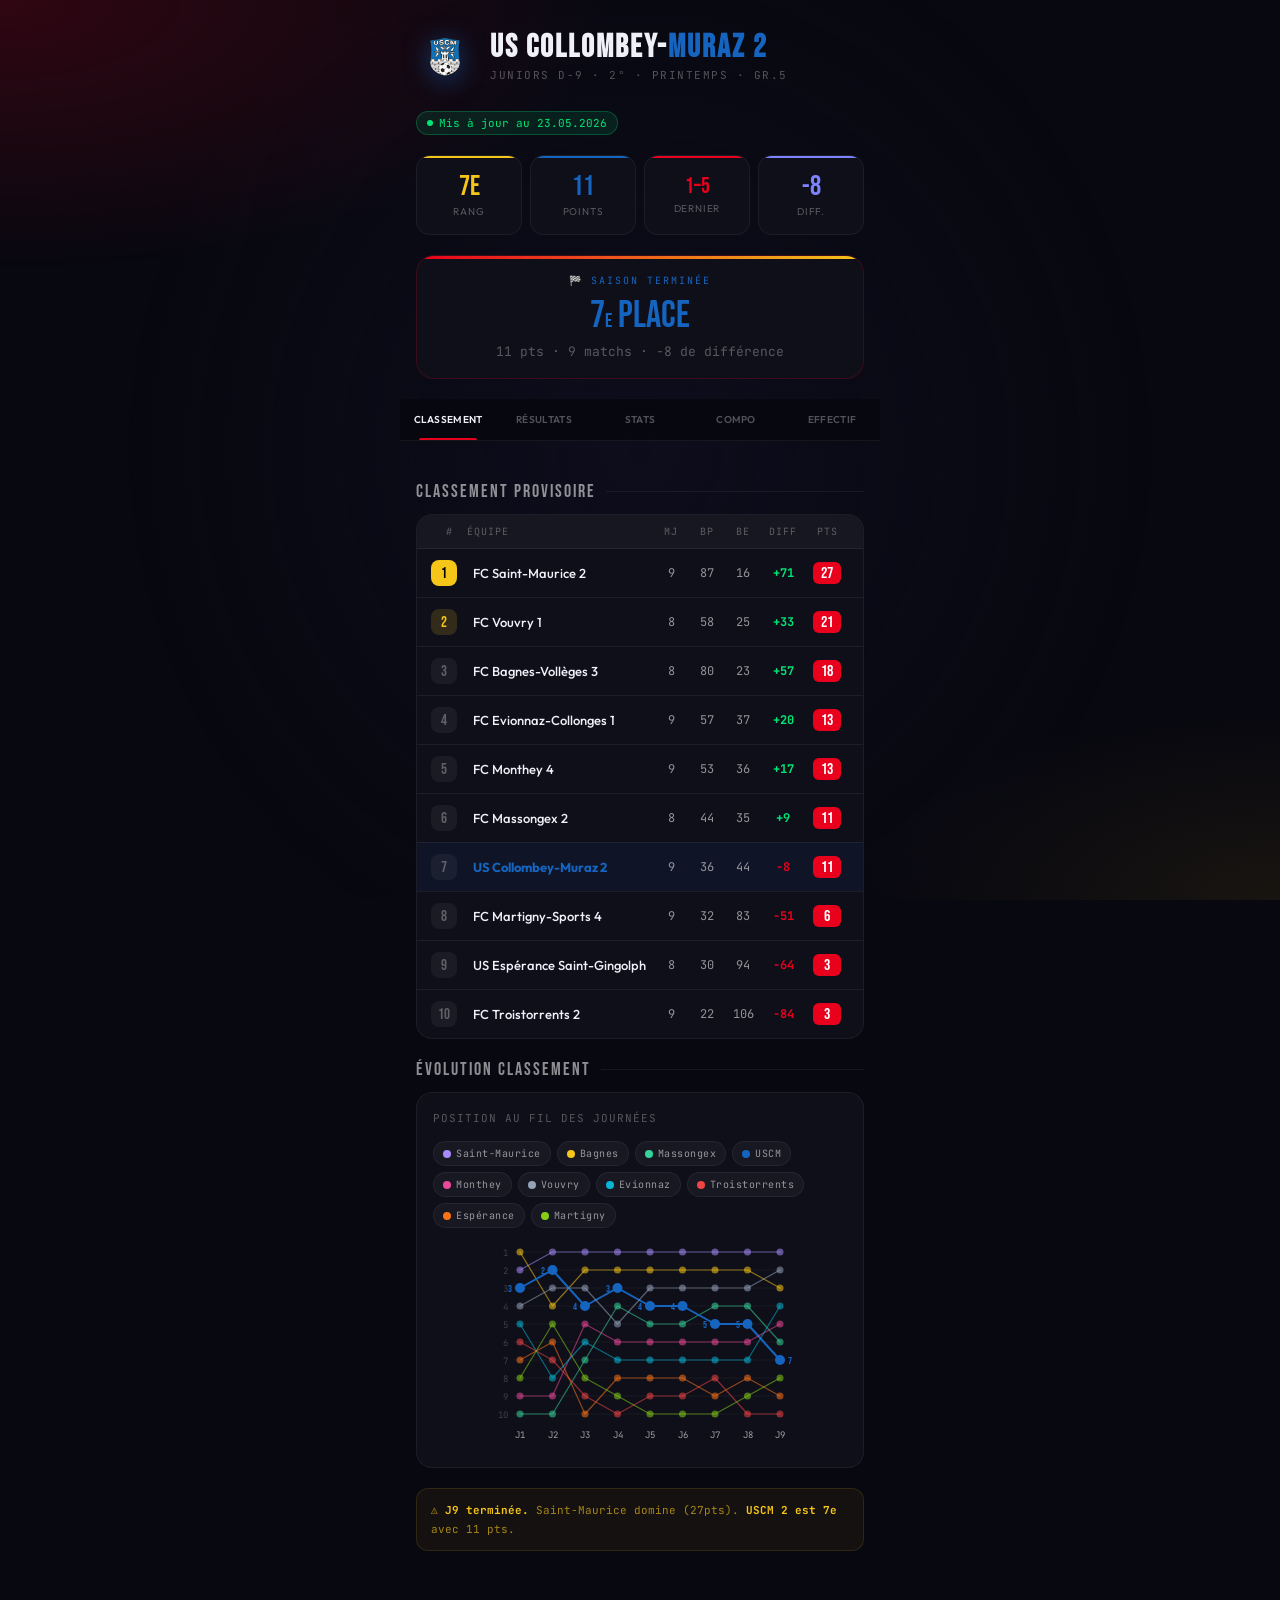
<file: archive/2025-2026-d2/index.html>
<!DOCTYPE html>
<html lang="fr">
<head>
<meta charset="UTF-8">
<meta name="viewport" content="width=device-width, initial-scale=1.0, maximum-scale=1.0">
<title>USCM 2 — Tableau de bord</title>
<link href="https://fonts.googleapis.com/css2?family=Bebas+Neue&family=Outfit:wght@300;400;500;600;700&family=JetBrains+Mono:wght@400;700&display=swap" rel="stylesheet">
<style>
:root {
  --red: #E8001D;
  --red-dim: rgba(232,0,29,0.15);
  --uscm: #1565C0;
  --uscm-dim: rgba(21,101,192,0.15);
  --uscm-glow: rgba(21,101,192,0.35);
  --gold: #F5C518;
  --green: #00E676;
  --dark: #080810;
  --card: #0F0F1A;
  --card2: #14141F;
  --border: rgba(255,255,255,0.06);
  --border2: rgba(255,255,255,0.1);
  --muted: rgba(255,255,255,0.3);
  --muted2: rgba(255,255,255,0.55);
  --white: #F0F0F8;
}

* { margin:0; padding:0; box-sizing:border-box; -webkit-tap-highlight-color: transparent; }

html { scroll-behavior: smooth; }

body {
  background: var(--dark);
  color: var(--white);
  font-family: 'Outfit', sans-serif;
  min-height: 100vh;
  overflow-x: hidden;
}

/* ── NOISE + BG ── */
body::before {
  content: '';
  position: fixed; inset: 0; z-index: 0;
  background:
    radial-gradient(ellipse 80% 50% at 0% 0%, rgba(232,0,29,0.18) 0%, transparent 60%),
    radial-gradient(ellipse 60% 40% at 100% 100%, rgba(245,197,24,0.07) 0%, transparent 55%),
    radial-gradient(ellipse 40% 60% at 50% 50%, rgba(14,14,30,0.9) 0%, transparent 100%);
  pointer-events: none;
}

/* ── CONTAINER ── */
.wrap {
  max-width: 480px;
  margin: 0 auto;
  padding: 0 0 80px;
  position: relative;
  z-index: 1;
}

/* ── NAV TABS ── */
.nav-tabs {
  position: sticky; top: 0; z-index: 100;
  background: rgba(8,8,16,0.92);
  backdrop-filter: blur(20px);
  border-bottom: 1px solid var(--border);
  display: flex;
  padding: 0;
  gap: 0;
  justify-content: space-evenly;
}

.tab-btn {
  flex: 1;
  background: none;
  border: none;
  color: var(--muted);
  font-family: 'Outfit', sans-serif;
  font-size: 10px;
  font-weight: 600;
  letter-spacing: 0.3px;
  text-transform: uppercase;
  padding: 14px 2px;
  cursor: pointer;
  position: relative;
  transition: color 0.2s;
  text-align: center;
}

.tab-btn.active { color: var(--white); }

.tab-btn.active::after {
  content: '';
  position: absolute;
  bottom: 0; left: 20%; right: 20%;
  height: 2px;
  background: var(--red);
  border-radius: 2px 2px 0 0;
}

/* ── PANELS ── */
.panel { display: none; padding: 20px 16px 0; }
.panel.active { display: block; }

/* ── HERO ── */
.hero {
  padding: 28px 16px 0;
  animation: slideDown 0.5s ease both;
}

.hero-logo-img {
  width: 58px; height: 58px;
  object-fit: contain;
  flex-shrink: 0;
  filter: drop-shadow(0 4px 12px rgba(21,101,192,0.5));
  animation: pulse-badge 3s ease-in-out infinite;
}

.hero-top {
  display: flex;
  align-items: center;
  gap: 16px;
  margin-bottom: 24px;
}

.club-badge {
  width: 56px; height: 56px;
  background: linear-gradient(135deg, var(--uscm), #0d47a1);
  border-radius: 50%;
  display: flex; align-items: center; justify-content: center;
  font-family: 'Bebas Neue';
  font-size: 14px;
  letter-spacing: 0.5px;
  text-align: center;
  line-height: 1.2;
  flex-shrink: 0;
  box-shadow: 0 0 0 3px rgba(21,101,192,0.25), 0 8px 32px rgba(21,101,192,0.4);
  animation: pulse-badge 3s ease-in-out infinite;
}

@keyframes pulse-badge {
  0%, 100% { box-shadow: 0 0 0 3px rgba(21,101,192,0.25), 0 8px 32px rgba(21,101,192,0.4); }
  50% { box-shadow: 0 0 0 6px rgba(21,101,192,0.1), 0 8px 40px rgba(21,101,192,0.5); }
}

.hero-title h1 {
  font-family: 'Bebas Neue';
  font-size: 32px;
  letter-spacing: 2px;
  line-height: 1;
}
.hero-title h1 em { color: var(--uscm); font-style: normal; }
.hero-title p {
  font-size: 11px;
  color: var(--muted);
  letter-spacing: 1.5px;
  text-transform: uppercase;
  margin-top: 4px;
  font-family: 'JetBrains Mono';
}

/* ── LIVE BADGE ── */
.live-chip {
  display: inline-flex;
  align-items: center;
  gap: 6px;
  background: rgba(0,230,118,0.1);
  border: 1px solid rgba(0,230,118,0.25);
  border-radius: 20px;
  padding: 4px 10px;
  font-size: 11px;
  color: var(--green);
  font-family: 'JetBrains Mono';
  margin-bottom: 20px;
}

.live-dot {
  width: 6px; height: 6px;
  background: var(--green);
  border-radius: 50%;
  animation: blink 1.2s ease-in-out infinite;
}

@keyframes blink {
  0%, 100% { opacity: 1; }
  50% { opacity: 0.2; }
}

/* ── STAT PILLS ── */
.stat-pills {
  display: grid;
  grid-template-columns: repeat(4, 1fr);
  gap: 8px;
  margin-bottom: 20px;
}

.pill {
  background: var(--card);
  border: 1px solid var(--border);
  border-radius: 14px;
  padding: 14px 8px;
  text-align: center;
  position: relative;
  overflow: hidden;
  opacity: 0;
  transform: translateY(16px);
  transition: opacity 0.4s ease, transform 0.4s ease;
  display: flex;
  flex-direction: column;
  align-items: center;
  justify-content: center;
  min-height: 80px;
}

.pill.visible { opacity: 1; transform: translateY(0); }

.pill::before {
  content: '';
  position: absolute;
  top: 0; left: 0; right: 0;
  height: 2px;
}

.pill.p-rank::before { background: var(--gold); }
.pill.p-pts::before { background: var(--uscm); }
.pill.p-score::before { background: var(--green); }
.pill.p-score[style*="--red"]::before { background: var(--red); }
.pill.p-score[style*="--gold"]::before { background: var(--gold); }
.pill.p-diff::before { background: #7C83FF; }

.pill-val {
  font-family: 'Bebas Neue';
  font-size: 28px;
  line-height: 1;
  display: block;
}

.pill.p-rank .pill-val { color: var(--gold); }
.pill.p-pts .pill-val { color: var(--uscm); }
.pill.p-score .pill-val { color: var(--green); font-size: 20px; }
.pill.p-diff .pill-val { color: #7C83FF; }

.pill-label {
  font-size: 10px;
  color: var(--muted);
  text-transform: uppercase;
  letter-spacing: 0.8px;
  margin-top: 4px;
  display: block;
}

/* ── NEXT MATCH CARD ── */
.next-card {
  background: var(--card);
  border: 1px solid rgba(232,0,29,0.2);
  border-radius: 18px;
  padding: 18px;
  margin-bottom: 20px;
  position: relative;
  overflow: hidden;
  opacity: 0;
  transform: translateY(20px);
  transition: opacity 0.5s ease 0.2s, transform 0.5s ease 0.2s;
}

.next-card.visible { opacity: 1; transform: translateY(0); }

.next-card::before {
  content: '';
  position: absolute;
  top: 0; left: 0; right: 0;
  height: 3px;
  background: linear-gradient(90deg, var(--red), var(--gold), var(--red));
  background-size: 200% 100%;
  animation: shimmer 3s linear infinite;
}

@keyframes shimmer {
  0% { background-position: 200% 0; }
  100% { background-position: -200% 0; }
}

.next-label {
  font-size: 10px;
  color: var(--uscm);
  letter-spacing: 2px;
  text-transform: uppercase;
  font-family: 'JetBrains Mono';
  margin-bottom: 10px;
}

.next-vs {
  display: flex;
  align-items: center;
  justify-content: space-between;
  gap: 8px;
  margin-bottom: 14px;
}

.next-team {
  font-family: 'Bebas Neue';
  font-size: 20px;
  letter-spacing: 1px;
  line-height: 1.1;
  flex: 1;
}

.next-team.home { color: var(--uscm); font-size: 16px; white-space: nowrap; }

.next-vs-badge {
  background: rgba(255,255,255,0.06);
  border-radius: 8px;
  padding: 6px 10px;
  font-family: 'Bebas Neue';
  font-size: 18px;
  color: var(--muted2);
  flex-shrink: 0;
}

.next-meta {
  display: flex;
  gap: 16px;
  flex-wrap: wrap;
}

.next-meta-item { display: flex; flex-direction: column; gap: 2px; }
.next-meta-item span:first-child { font-size: 10px; color: var(--muted); text-transform: uppercase; letter-spacing: 1px; }
.next-meta-item span:last-child { font-size: 13px; font-weight: 600; }

/* ── SECTION HEADER ── */
.sh {
  display: flex;
  align-items: center;
  gap: 10px;
  margin-bottom: 12px;
  margin-top: 4px;
}

.sh-title {
  font-family: 'Bebas Neue';
  font-size: 18px;
  letter-spacing: 2px;
  color: var(--muted2);
}

.sh-line { flex: 1; height: 1px; background: var(--border); }

/* ── CLASSEMENT TABLE ── */
.rank-table {
  background: var(--card);
  border: 1px solid var(--border);
  border-radius: 16px;
  overflow: hidden;
  margin-bottom: 20px;
}

.rank-table-head {
  display: grid;
  grid-template-columns: 36px 1fr 36px 36px 36px 44px 44px;
  gap: 0;
  padding: 10px 14px;
  background: rgba(255,255,255,0.03);
  border-bottom: 1px solid var(--border);
}

.rank-table-head span {
  font-size: 10px;
  font-family: 'JetBrains Mono';
  color: var(--muted);
  letter-spacing: 1px;
  text-transform: uppercase;
  text-align: center;
}

.rank-table-head span:nth-child(2) { text-align: left; }

.rank-row {
  display: grid;
  grid-template-columns: 36px 1fr 36px 36px 36px 44px 44px;
  align-items: center;
  padding: 11px 14px;
  border-top: 1px solid var(--border);
  opacity: 0;
  transform: translateX(-12px);
  transition: opacity 0.35s ease, transform 0.35s ease, background 0.15s;
}

.rank-row:first-child { border-top: none; }
.rank-row.visible { opacity: 1; transform: translateX(0); }
.rank-row:hover { background: rgba(255,255,255,0.03); }
.rank-row.uscm { background: rgba(21,101,192,0.07); }
.rank-row.uscm:hover { background: rgba(21,101,192,0.1); }

.rk-num {
  width: 26px; height: 26px;
  border-radius: 8px;
  display: flex; align-items: center; justify-content: center;
  font-family: 'Bebas Neue';
  font-size: 15px;
}

.rk-1 { background: var(--gold); color: #000; }
.rk-2 { background: rgba(245,197,24,0.15); color: var(--gold); }
.rk-3 { background: rgba(21,101,192,0.2); color: var(--uscm); }
.rk-n { background: rgba(255,255,255,0.05); color: var(--muted); }

.rk-name { font-size: 13px; font-weight: 500; padding: 0 6px; }
.rk-name.uscm-name { color: var(--uscm); font-weight: 700; white-space: nowrap; font-size: 13px; }

.rk-num-cell {
  font-size: 12px;
  font-family: 'JetBrains Mono';
  color: var(--muted2);
  text-align: center;
}

.rk-diff {
  font-size: 12px;
  font-family: 'JetBrains Mono';
  font-weight: 700;
  text-align: center;
}

.rk-diff.pos { color: var(--green); }
.rk-diff.neg { color: var(--red); }
.rk-diff.zero { color: var(--muted); }

.rk-pts {
  text-align: center;
}

.pts-pill {
  display: inline-flex;
  align-items: center;
  justify-content: center;
  width: 28px; height: 22px;
  border-radius: 6px;
  font-family: 'Bebas Neue';
  font-size: 16px;
}

.pts-pill.has { background: var(--red); color: #fff; }
.pts-pill.zero { background: rgba(255,255,255,0.05); color: var(--muted); }

/* ── RÉSULTATS ── */
.results-list { display: flex; flex-direction: column; gap: 10px; margin-bottom: 20px; }

.result-filter-btn {
  flex: 1;
  background: rgba(255,255,255,0.04);
  border: 1px solid var(--border);
  color: var(--muted);
  font-family: 'JetBrains Mono';
  font-size: 11px;
  letter-spacing: 1px;
  padding: 8px 10px;
  border-radius: 8px;
  cursor: pointer;
  transition: all 0.15s;
  text-transform: uppercase;
}
.result-filter-btn:hover { color: var(--white); border-color: rgba(21,101,192,0.4); }
.result-filter-btn.active {
  background: var(--uscm);
  color: var(--white);
  border-color: var(--uscm);
}

.result-card {
  background: var(--card);
  border: 1px solid var(--border);
  border-radius: 14px;
  padding: 14px 16px;
  display: flex;
  flex-direction: column;
  align-items: stretch;
  opacity: 0;
  transform: translateY(16px);
  transition: opacity 0.4s ease, transform 0.4s ease;
  position: relative;
  overflow: hidden;
}

/* Ligne principale (identique pour toutes les cartes) */
.rc-main {
  display: flex;
  align-items: center;
  gap: 12px;
  width: 100%;
}

.result-card.rc-clickable { cursor: pointer; }

.rc-score-block {
  display: flex;
  flex-direction: column;
  align-items: flex-end;
  gap: 4px;
  min-width: 56px;
}
.rc-chevron {
  flex-shrink: 0;
  color: var(--muted);
  font-size: 20px;
  font-weight: 700;
  transition: transform 0.25s ease;
  align-self: center;
}
.result-card.rc-clickable.open .rc-chevron { transform: rotate(90deg); }
.rc-periods {
  max-height: 0;
  overflow: hidden;
  opacity: 0;
  transition: max-height 0.3s ease, opacity 0.25s ease, margin 0.25s ease;
  margin-top: 0;
}
.result-card.rc-clickable.open .rc-periods {
  max-height: 160px;
  opacity: 1;
  margin-top: 14px;
  padding-top: 14px;
  border-top: 1px dashed var(--border);
}

.result-card.visible { opacity: 1; transform: translateY(0); }
.result-card.win { border-left: 3px solid var(--green); }

.result-card.win::after {
  content: '';
  position: absolute;
  top: 0; left: 0; bottom: 0;
  width: 100%;
  background: linear-gradient(90deg, rgba(0,230,118,0.05), transparent 40%);
  pointer-events: none;
}

.rc-date {
  font-family: 'JetBrains Mono';
  font-size: 10px;
  color: var(--muted);
  line-height: 1.5;
  min-width: 44px;
}

.rc-teams { flex: 1; }
.rc-teams .home { font-size: 13px; font-weight: 600; }
.rc-teams .away { font-size: 13px; font-weight: 600; }
.rc-teams .uscm-t { color: var(--uscm); }

.rc-score {
  font-family: 'Bebas Neue';
  font-size: 26px;
  letter-spacing: 1px;
  min-width: 56px;
  text-align: right;
  line-height: 1;
}

.rc-score.win-score { color: var(--green); }

.rc-badge {
  font-size: 9px;
  font-family: 'JetBrains Mono';
  font-weight: 700;
  padding: 3px 7px;
  border-radius: 5px;
  margin-top: 4px;
  display: inline-block;
}

.badge-win { background: rgba(0,230,118,0.12); color: var(--green); }
.badge-other { background: rgba(255,255,255,0.05); color: var(--muted); }
.badge-other { background: rgba(255,255,255,0.05); color: var(--muted); }

/* ── GRAPHIQUE ÉVOLUTION ── */
.chart-wrap {
  background: var(--card);
  border: 1px solid var(--border);
  border-radius: 16px;
  padding: 18px 16px;
  margin-bottom: 20px;
  opacity: 0;
  transition: opacity 0.6s ease 0.3s;
}

.chart-wrap.visible { opacity: 1; }
.chart-team-chip {
  display:flex; align-items:center; gap:5px;
  padding:5px 9px;
  background:rgba(255,255,255,0.04);
  border:1px solid var(--border);
  border-radius:14px;
  cursor:pointer;
  font-size:10px;
  font-family:'JetBrains Mono';
  color:var(--muted2);
  letter-spacing:0.5px;
  transition:all 0.15s;
  user-select:none;
}
.chart-team-chip:hover { background:rgba(255,255,255,0.07); }
.chart-team-chip.off { opacity:0.4; }
.chart-team-chip.off .chart-team-dot { opacity:0.3; }
.chart-team-dot { width:8px; height:8px; border-radius:50%; flex-shrink:0; }

.chart-title {
  font-size: 11px;
  font-family: 'JetBrains Mono';
  color: var(--muted);
  letter-spacing: 1px;
  text-transform: uppercase;
  margin-bottom: 16px;
}

.chart-svg-wrap { width: 100%; overflow: hidden; }

svg.rank-chart { width: 100%; height: 180px; overflow: visible; }

.chart-legend {
  display: flex;
  flex-wrap: wrap;
  gap: 10px;
  margin-top: 14px;
}

.legend-item {
  display: flex;
  align-items: center;
  gap: 6px;
  font-size: 11px;
  color: var(--muted2);
}

.legend-dot {
  width: 8px; height: 8px;
  border-radius: 50%;
  flex-shrink: 0;
}

/* ── BUTEURS ── */
.buteurs-list { display: flex; flex-direction: column; gap: 8px; margin-bottom: 20px; }

.buteur-card {
  background: var(--card);
  border: 1px solid var(--border);
  border-radius: 12px;
  padding: 12px 14px;
  display: flex;
  align-items: center;
  gap: 12px;
  opacity: 0;
  transform: translateX(16px);
  transition: opacity 0.35s ease, transform 0.35s ease;
}

.buteur-card.visible { opacity: 1; transform: translateX(0); }

.bt-rank {
  font-family: 'Bebas Neue';
  font-size: 22px;
  min-width: 24px;
  color: var(--muted);
}

.bt-rank.gold { color: var(--gold); }

.bt-info { flex: 1; }
.bt-name { font-size: 14px; font-weight: 600; }
.bt-team { font-size: 11px; color: var(--muted); margin-top: 1px; }
.bt-team.uscm-team { color: rgba(21,101,192,0.85); }

.bt-goals-wrap { display: flex; align-items: center; gap: 8px; }

.bt-num {
  font-family: 'Bebas Neue';
  font-size: 26px;
  line-height: 1;
  min-width: 20px;
  text-align: right;
}

.bt-num.gold { color: var(--gold); }

.bt-dots { display: flex; flex-direction: column; gap: 3px; }

.bt-dot {
  width: 6px; height: 6px;
  border-radius: 50%;
  background: var(--muted);
  transition: background 0.2s;
}

.bt-dot.on { background: var(--red); }
.bt-dot.on.gold-dot { background: var(--gold); }

/* ── USCM ZOOM ── */
.uscm-zoom {
  background: linear-gradient(135deg, rgba(21,101,192,0.1), rgba(21,101,192,0.03));
  border: 1px solid rgba(21,101,192,0.25);
  border-radius: 16px;
  padding: 18px;
  margin-bottom: 20px;
}

.uscm-zoom-title {
  font-family: 'Bebas Neue';
  font-size: 18px;
  letter-spacing: 2px;
  color: var(--red);
  margin-bottom: 14px;
  display: flex;
  align-items: center;
  gap: 8px;
}

.uscm-chips { display: flex; flex-wrap: wrap; gap: 8px; }

.uscm-chip {
  background: rgba(255,255,255,0.05);
  border: 1px solid var(--border2);
  border-radius: 10px;
  padding: 7px 12px;
  font-size: 13px;
  display: flex;
  align-items: center;
  gap: 6px;
}

.uscm-chip .goals-count {
  font-family: 'Bebas Neue';
  font-size: 20px;
  color: var(--red);
  line-height: 1;
}

.uscm-chip .goals-count.top { color: var(--gold); }

/* ── NOTE ── */
.note {
  background: rgba(245,197,24,0.05);
  border: 1px solid rgba(245,197,24,0.12);
  border-radius: 12px;
  padding: 12px 14px;
  font-size: 11px;
  font-family: 'JetBrains Mono';
  color: rgba(245,197,24,0.65);
  line-height: 1.7;
}

.note strong { color: var(--gold); }

/* ── ANIMATIONS ── */
@keyframes slideDown {
  from { opacity: 0; transform: translateY(-20px); }
  to { opacity: 1; transform: translateY(0); }
}

/* ── SCROLLBAR ── */
::-webkit-scrollbar { width: 4px; }
::-webkit-scrollbar-track { background: transparent; }
::-webkit-scrollbar-thumb { background: rgba(255,255,255,0.1); border-radius: 4px; }

/* MATCH SELECTOR */
.match-selector{display:flex;gap:8px;margin-bottom:18px;overflow-x:auto;padding-bottom:4px;scrollbar-width:none}
.match-selector::-webkit-scrollbar{display:none}
.match-chip{flex-shrink:0;background:var(--card);border:1px solid var(--border);border-radius:20px;padding:7px 16px;font-size:12px;font-family:"JetBrains Mono";color:var(--muted2);cursor:pointer;transition:all .2s;white-space:nowrap}
.match-chip.active{background:var(--uscm);border-color:var(--uscm);color:#fff}

/* FFF HEADER */
.fff-header{background:linear-gradient(135deg,rgba(21,101,192,0.22) 0%,rgba(14,14,40,0.97) 70%);border:1px solid rgba(21,101,192,0.25);border-radius:16px 16px 0 0;padding:14px 16px;display:flex;align-items:center;justify-content:space-between;gap:12px;position:relative;overflow:hidden}
.fff-header::before{content:"";position:absolute;top:0;left:0;right:0;height:3px;background:linear-gradient(90deg,var(--uscm),var(--gold),var(--uscm));background-size:200%;animation:shimmer 3s linear infinite}
.fff-header-left{flex:1}
.fff-label{font-family:"Bebas Neue";font-size:11px;letter-spacing:3px;color:rgba(21,101,192,0.9);margin-bottom:2px}
.fff-matchup{font-family:"Bebas Neue";font-size:18px;letter-spacing:1.5px;line-height:1.1;color:var(--white)}
.fff-date-tag{font-size:10px;font-family:"JetBrains Mono";color:var(--muted);margin-top:3px}
.fff-header-right{display:flex;align-items:center;gap:8px;flex-shrink:0}
.fff-logo{width:44px;height:44px;object-fit:contain;filter:drop-shadow(0 2px 10px rgba(21,101,192,0.4))}
.fff-score-logo { width:34px; height:34px; object-fit:contain; filter:drop-shadow(0 2px 6px rgba(0,0,0,0.5)); flex-shrink:0; }
.fff-score-hero{font-family:"Bebas Neue";font-size:36px;letter-spacing:1px;line-height:1;text-align:center}
.fff-away-s{color:var(--muted2)}
.fff-dash{color:var(--muted);font-size:28px;margin:0 3px}
.fff-score-win{color:var(--green)}

/* PITCH */
.fff-pitch{background:linear-gradient(180deg,#155228 0%,#1a6632 40%,#175e2c 100%);border-radius:0 0 16px 16px;border:1px solid rgba(255,255,255,0.07);border-top:none;padding:14px 8px 16px;position:relative;overflow:hidden;margin-bottom:10px}
.fff-stripes{position:absolute;inset:0;background:repeating-linear-gradient(180deg,transparent 0px,transparent 44px,rgba(0,0,0,0.07) 44px,rgba(0,0,0,0.07) 88px);pointer-events:none;z-index:0}
.fff-watermark{position:absolute;width:110px;height:110px;object-fit:contain;top:50%;left:50%;transform:translate(-50%,-50%);opacity:0.06;pointer-events:none;z-index:1}
.fff-bot-penalty{width:62%;margin:4px auto 0;height:28px;border:1.5px solid rgba(255,255,255,0.15);border-bottom:none;border-radius:8px 8px 0 0;position:relative;z-index:2}
.fff-bot-goal-area{width:50%;margin:0 auto;height:8px;border:1.5px solid rgba(255,255,255,0.25);border-top:none;border-radius:0 0 3px 3px;background:rgba(255,255,255,0.04);position:relative;z-index:2}
.fff-formation{position:absolute;bottom:14px;right:12px;background:rgba(245,197,24,0.1);border:1px solid rgba(245,197,24,0.28);border-radius:8px;padding:5px 10px;font-size:9px;font-family:"JetBrains Mono";color:var(--gold);text-align:center;line-height:1.3;z-index:10;text-transform:uppercase;letter-spacing:1px}
.fff-formation span{font-family:"Bebas Neue";font-size:18px;letter-spacing:2px;display:block}

/* PLAYER ROWS */
.fff-row{display:flex;justify-content:center;gap:0;position:relative;z-index:5;margin:10px 0}
.fff-row-att{margin-top:12px;justify-content:center}
.fff-row-gk{margin-bottom:8px;justify-content:center}

.fff-star-badge {
  position: absolute;
  top: -6px; left: -6px;
  min-width: 22px; height: 22px;
  padding: 0 5px;
  background: var(--gold);
  border-radius: 11px;
  display: flex; align-items: center; justify-content: center;
  gap: 2px;
  font-size: 10px;
  color: #000;
  font-weight: 900;
  box-shadow: 0 2px 6px rgba(0,0,0,0.45);
  z-index: 12;
  line-height: 1;
}
.fff-star-badge.gold-star {
  background: var(--gold);
  color: #000;
  min-width: 24px; height: 24px;
  font-size: 11px;
  top: -7px; left: -7px;
}
.fff-star-n { font-family: "JetBrains Mono"; font-size: 9px; font-weight: 700; }
.gold-star .fff-star-n { font-size: 10px; }

.fff-player{display:flex;flex-direction:column;align-items:center;gap:0;opacity:0;transform:translateY(18px) scale(0.9);animation:fffPop .5s cubic-bezier(0.34,1.56,0.64,1) forwards;flex:1;max-width:80px}
@keyframes fffPop{to{opacity:1;transform:translateY(0) scale(1)}}
.fff-player:active .fff-avatar{transform:scale(0.92)}

.fff-avatar{width:56px;height:56px;border-radius:50%;position:relative;display:flex;align-items:center;justify-content:center;transition:transform .2s}
.fff-row-att .fff-avatar,.fff-row-gk .fff-avatar{width:62px;height:62px}
.fff-avatar-inner{width:100%;height:100%;border-radius:50%;display:flex;align-items:center;justify-content:center;font-size:20px;border:2px solid rgba(255,255,255,0.12)}
.att-av .fff-avatar-inner{background:linear-gradient(145deg,#1a6fcc,#0d47a1);box-shadow:0 4px 14px rgba(21,101,192,0.45)}
.mil-av .fff-avatar-inner{background:linear-gradient(145deg,#1a6fcc,#0d47a1);box-shadow:0 4px 14px rgba(21,101,192,0.45)}
.def-av .fff-avatar-inner{background:linear-gradient(145deg,#1a6fcc,#0d47a1);box-shadow:0 4px 14px rgba(21,101,192,0.45)}
.gk-av .fff-avatar-inner{background:linear-gradient(145deg,#1b8a3a,#0f5c24);box-shadow:0 4px 16px rgba(27,138,58,0.5)}

.scorer .fff-avatar::after{content:"";position:absolute;inset:-4px;border-radius:50%;border:2px solid rgba(245,197,24,0.7);animation:fffRing 2s ease-in-out infinite}
@keyframes fffRing{0%,100%{transform:scale(1);opacity:.6}50%{transform:scale(1.12);opacity:.1}}
.scorer .fff-avatar-inner{border-color:rgba(245,197,24,0.5)}

.gold-player .fff-avatar-inner{border-color:var(--gold)!important;box-shadow:0 0 22px rgba(245,197,24,0.45),0 4px 14px rgba(14,112,72,0.4)!important}
.gold-player .fff-avatar::after{border-color:var(--gold);animation-duration:1.5s}

.fff-nameplate{background:rgba(8,8,20,0.85);border-top:2px solid rgba(255,255,255,0.12);border-radius:0 0 6px 6px;padding:3px 6px;font-size:9px;font-weight:700;letter-spacing:.3px;text-transform:uppercase;white-space:nowrap;margin-top:-2px;text-align:center;color:#fff}
.uscm-plate{border-top-color:var(--uscm);color:#fff}
.gold-plate{border-top-color:var(--gold);color:var(--gold)}
.gk-plate{border-top-color:#1b8a3a;color:#fff}
.fff-disc-pos { font-family: 'JetBrains Mono'; font-size: 11px; font-weight: 800; color: rgba(255,255,255,0.85); letter-spacing: 0.5px; }
.fff-gk-ring{position:absolute;inset:-4px;border-radius:50%;border:2px solid rgba(27,138,58,0.5);animation:fffRing 2.5s ease-in-out infinite}

.fff-subs{background:var(--card);border:1px solid var(--border);border-radius:14px;padding:12px 14px;margin-bottom:8px}
.fff-subs-title{font-size:10px;font-family:"JetBrains Mono";color:var(--muted);text-transform:uppercase;letter-spacing:1.5px;margin-bottom:10px;display:flex;align-items:center;gap:6px}
.fff-subs-row{display:flex;flex-wrap:wrap;gap:8px}
.fff-sub{display:flex;align-items:center;gap:8px;background:rgba(21,101,192,0.06);border:1px solid rgba(21,101,192,0.25);border-radius:10px;padding:8px 12px}
.scorer-sub{border-color:rgba(245,197,24,0.4);background:rgba(245,197,24,0.06)}
.fff-sub-name{font-size:13px;font-weight:600;white-space:nowrap}
.fff-sub-pos{flex-shrink:0;font-size:9px;font-family:'JetBrains Mono';color:var(--muted);background:rgba(255,255,255,0.06);padding:2px 6px;border-radius:5px;letter-spacing:0.5px}
.fff-sub-goal{flex-shrink:0;display:flex;align-items:center;gap:3px;font-size:12px;color:#000;background:var(--gold);font-family:"JetBrains Mono";font-weight:800;padding:2px 8px;border-radius:10px}
.fff-sub-goal-star{font-size:10px}

/* ══ EFFECTIF ══ */
.eff-wrap { background: var(--card); border: 1px solid var(--border); border-radius: 16px; overflow: hidden; margin-bottom: 20px; }
.eff-header { display: flex; justify-content: space-between; align-items: center; padding: 12px 16px; background: rgba(21,101,192,0.08); border-bottom: 1px solid var(--border); }
.eff-count { font-family: 'Bebas Neue'; font-size: 18px; letter-spacing: 1px; color: var(--uscm); }
.eff-season { font-size: 11px; font-family: 'JetBrains Mono'; color: var(--muted); }
.eff-row { display: flex; align-items: center; gap: 14px; padding: 12px 16px; border-top: 1px solid var(--border); transition: background 0.15s; }
.eff-row:first-of-type { border-top: none; }
.eff-row:hover { background: rgba(255,255,255,0.03); }
.eff-avatar { width: 38px; height: 38px; border-radius: 50%; background: linear-gradient(145deg, #1a6fcc, #0d47a1); border: 1.5px solid rgba(21,101,192,0.4); display: flex; align-items: center; justify-content: center; font-family: 'Bebas Neue'; font-size: 17px; color: rgba(255,255,255,0.85); flex-shrink: 0; }
.eff-info { flex: 1; }
.eff-name { font-size: 14px; font-weight: 600; margin-bottom: 2px; }
.eff-prenom { color: var(--white); }
.eff-nom { color: var(--muted2); font-weight: 400; }
.eff-meta { font-size: 11px; font-family: 'JetBrains Mono'; color: var(--muted); }
.eff-coaches-bar { padding: 8px 16px; background: rgba(255,255,255,0.03); border-top: 1px solid var(--border); }
.eff-coaches-label { font-size: 10px; font-family: "JetBrains Mono"; color: var(--muted); text-transform: uppercase; letter-spacing: 1.5px; }
.coach-av { background: linear-gradient(145deg, #2d6a2d, #1a4a1a) !important; }

@keyframes growBar{from{width:0}}

</style>
</head>
<body>

<div class="wrap">

  <!-- HERO -->
  <div class="hero">
    <div class="hero-top">
      <img src="[data-uri]" class="hero-logo-img" alt="USCM"/>
      <div class="hero-title">
        <h1>US Collombey-<em>Muraz 2</em></h1>
        <p>Juniors D-9 · 2° · Printemps · Gr.5</p>
      </div>
    </div>
    <div class="live-chip" id="live-chip">
      <span class="live-dot"></span>
      Mis à jour au —
    </div>

    <!-- STAT PILLS -->
    <div class="stat-pills" id="stat-pills"></div>

    <!-- NEXT MATCH -->
<div id="next-match-container"></div>
  </div>

  <!-- TABS -->
  <div class="nav-tabs">
    <button class="tab-btn active" onclick="showTab('classement', this)">Classement</button>
    <button class="tab-btn" onclick="showTab('resultats', this)">Résultats</button>
    <button class="tab-btn" onclick="showTab('buteurs', this)">Stats</button>
    <button class="tab-btn" onclick="showTab('compo', this)">Compo</button>
    <button class="tab-btn" onclick="showTab('contingent', this)">Effectif</button>
  </div>

  <!-- ═══════════ TAB: CLASSEMENT ═══════════ -->
  <div class="panel active" id="tab-classement">

    <div class="sh" style="margin-top:20px"><span class="sh-title">Classement provisoire</span><span class="sh-line"></span></div>

    <div class="rank-table">
      <div class="rank-table-head">
        <span>#</span><span>Équipe</span><span class="num">MJ</span><span class="num">BP</span><span class="num">BE</span><span class="num">Diff</span><span class="num">Pts</span>
      </div>
      <!-- rows -->
      <div id="rank-body"></div>

    </div>

    <!-- GRAPHIQUE ÉVOLUTION -->
    <div class="sh"><span class="sh-title">Évolution classement</span><span class="sh-line"></span></div>

    <div class="chart-wrap" id="chartWrap">
      <div class="chart-title">Position au fil des journées</div>
      <div id="chart-filter" style="display:flex;flex-wrap:wrap;gap:6px;margin-bottom:12px"></div>
      <div class="chart-svg-wrap">
        <svg class="rank-chart" viewBox="0 0 340 205" id="rankSvg" style="height:205px">
        </svg>
      </div>
    </div>

    <div id="rank-note" class="note"></div>
  </div>

  <!-- ═══════════ TAB: RÉSULTATS ═══════════ -->
  <div class="panel" id="tab-resultats">
    <div class="result-filter" id="result-filter" style="display:flex;gap:6px;margin-top:16px;margin-bottom:4px">
      <button class="result-filter-btn active" data-filter="all" onclick="setResultFilter('all')">Tous</button>
      <button class="result-filter-btn" data-filter="uscm" onclick="setResultFilter('uscm')">USCM 2</button>
      <button class="result-filter-btn" data-filter="others" onclick="setResultFilter('others')">Adversaires</button>
    </div>
    <div id="results-container"></div>
  </div>

  
  <!-- ═══════════ TAB: STATS (Buteurs + Stats + PD + CS) ═══════════ -->
  <div class="panel" id="tab-buteurs">

    <div class="sh" style="margin-top:20px"><span class="sh-title">Buteurs USCM 2</span><span class="sh-line"></span></div>
    <div class="uscm-zoom" style="margin-bottom:20px;padding:14px">
      <div id="buteurs-container"></div>
    </div>

    <div class="sh"><span class="sh-title">Passes décisives</span><span class="sh-line"></span></div>
    <div class="uscm-zoom" style="margin-bottom:20px;padding:14px">
      <div id="assists-container"></div>
    </div>

    <div class="sh"><span class="sh-title">Clean sheet</span><span class="sh-line"></span></div>
    <div class="uscm-zoom" style="margin-bottom:20px;padding:14px">
      <div id="cleansheet-container"></div>
    </div>

    <div class="sh"><span class="sh-title">Statistiques équipe</span><span class="sh-line"></span></div>
    <div class="uscm-zoom" style="margin-bottom:20px;padding:14px">
      <div id="teamstats-container"></div>
    </div>

    <div class="sh"><span class="sh-title">Répartition buts USCM</span><span class="sh-line"></span></div>
    <div class="uscm-zoom" style="margin-bottom:20px;padding:18px">
      <div id="repartition-container"></div>
    </div>

    <div class="sh"><span class="sh-title">Répartition passes décisives USCM</span><span class="sh-line"></span></div>
    <div class="uscm-zoom" style="margin-bottom:20px;padding:18px">
      <div id="repartition-assists-container"></div>
    </div>

    <div class="sh"><span class="sh-title">Matchs joués USCM</span><span class="sh-line"></span></div>
    <div class="uscm-zoom" style="margin-bottom:20px;padding:18px">
      <div id="matches-played-container"></div>
    </div>

    <div class="sh"><span class="sh-title">Buts par mi-temps USCM</span><span class="sh-line"></span></div>
    <div class="uscm-zoom" style="margin-bottom:20px;padding:18px">
      <div id="periods-stats-container"></div>
    </div>

  </div>

  <!-- ═══════════ TAB: COMPO ═══════════ -->
  <div class="panel" id="tab-compo">
    <div style="margin-top:20px"></div>
    <div class="match-selector" id="match-chips">
        <!-- Generated dynamically by renderMatchChips() -->
    </div>
    <div id="lineups-container"></div>
  </div>

  <!-- ═══════════ TAB: EFFECTIF ═══════════ -->
  <div class="panel" id="tab-contingent">
    <div style="margin-top:20px"></div>
    <div class="sh"><span class="sh-title">Effectif 2025/2026</span><span class="sh-line"></span></div>
    <div id="roster-container"></div>
  </div>

<style>
/* ── EFFECTIF PAR POSTE ── */
.pos-section-bar { padding: 8px 16px; border-bottom: 1px solid var(--border); border-top: 1px solid var(--border); }
.pos-group-header {
  padding: 7px 16px;
  font-size: 10px;
  font-family: 'JetBrains Mono';
  color: var(--uscm);
  text-transform: uppercase;
  letter-spacing: 1.5px;
  background: rgba(21,101,192,0.07);
  border-top: 1px solid var(--border);
  border-bottom: 1px solid var(--border);
}
.pos-player-card {
  cursor: pointer;
  border-bottom: 1px solid var(--border);
  transition: background 0.15s;
}
.pos-player-card:first-of-type { border-top: none; }
.pos-player-card:hover { background: rgba(255,255,255,0.03); }
.pos-player-row {
  display: flex;
  align-items: center;
  gap: 14px;
  padding: 12px 16px;
}
.pos-player-row .eff-info { flex: 1; }
.pos-chevron {
  font-size: 22px;
  color: var(--muted);
  transition: transform 0.22s ease;
  line-height: 1;
  flex-shrink: 0;
  padding-left: 6px;
}
.pos-player-card.open .pos-chevron { transform: rotate(90deg); color: var(--uscm); }
.pos-player-detail {
  max-height: 0;
  overflow: hidden;
  transition: max-height 0.25s ease, padding 0.22s ease;
  padding: 0 16px 0 68px;
}
.pos-player-card.open .pos-player-detail {
  max-height: 500px;
  padding: 4px 16px 14px 68px;
}
.pos-detail-line {
  display: flex;
  justify-content: space-between;
  align-items: center;
  padding: 6px 0;
  border-bottom: 1px solid var(--border);
}
.pos-detail-line:last-child { border-bottom: none; }
.pos-dl { font-size: 11px; font-family: 'JetBrains Mono'; color: var(--muted); }
.pos-dv { font-size: 12px; font-weight: 600; color: var(--uscm); }

@keyframes growBar {
  from { width: 0; }
}
</style>

<script>
// ── TABS
function showTab(id,btn){
  document.querySelectorAll(".panel").forEach(p=>p.classList.remove("active"));
  document.querySelectorAll(".tab-btn").forEach(b=>b.classList.remove("active"));
  document.getElementById("tab-"+id).classList.add("active");
  btn.classList.add("active");
  triggerAnimations();
}

function togglePlayer(el) {
  el.classList.toggle('open');
}
function selectMatch(j, el){
  document.querySelectorAll(".match-chip").forEach(c => c.classList.remove("active"));
  if (el) el.classList.add("active");
  Object.keys(LINEUPS).forEach(jKey => {
    const node = document.getElementById(`compo-j${jKey}`);
    if (node) node.style.display = (parseInt(jKey) === j) ? "block" : "none";
  });
  document.querySelectorAll(`#compo-j${j} .fff-player`).forEach(c => {
    c.style.animation = "none";
    void c.offsetHeight;
    c.style.animation = "";
  });
}
function triggerAnimations(){
  setTimeout(()=>{
    document.querySelectorAll(".rank-row,.result-card,.buteur-card,.pill,.next-card,.chart-wrap").forEach(el=>el.classList.add("visible"));
  },60);
}
window.addEventListener("DOMContentLoaded",()=>{triggerAnimations();});
</script>

<script>

// ═══════════════════════════════════════════════════════
//  POSITIONS — référence unique pour tous les postes
// ═══════════════════════════════════════════════════════
const POSITIONS = {
  'G':   {cat:'gk',  label:'Gardien',          short:'G'},
  'DG':  {cat:'def', label:'Défenseur gauche', short:'DG'},
  'DC':  {cat:'def', label:'Défenseur central',short:'DC'},
  'DD':  {cat:'def', label:'Défenseur droit',  short:'DD'},
  'MG':  {cat:'mil', label:'Milieu gauche',    short:'MG'},
  'MC':  {cat:'mil', label:'Milieu central',   short:'MC'},
  'MCG': {cat:'mil', label:'Milieu central gauche',  short:'MCG'},
  'MCD': {cat:'mil', label:'Milieu central droit',   short:'MCD'},
  'MD':  {cat:'mil', label:'Milieu droit',     short:'MD'},
  'BU':  {cat:'att', label:'Attaquant de pointe', short:'BU'},
  'ATG': {cat:'att', label:'Attaquant gauche',  short:'ATG'},
  'ATD': {cat:'att', label:'Attaquant droit',   short:'ATD'},
};
const posCat = (pos) => (POSITIONS[pos] || {}).cat || 'mil';

// ═══════════════════════════════════════════════════════
//  DONNÉES — ajouter un résultat ici suffit à tout MAJ
// ═══════════════════════════════════════════════════════
const TEAMS = [
  {id:'sm',  name:'FC Saint-Maurice 2',         color:'#a78bfa', uscm:false},
  {id:'bag', name:'FC Bagnes-Vollèges 3',        color:'#F5C518', uscm:false},
  {id:'mas', name:'FC Massongex 2',              color:'#34d399', uscm:false},
  {id:'uscm',name:'US Collombey-Muraz 2',        color:'#1565C0', uscm:true},
  {id:'mon', name:'FC Monthey 4',                color:'#ec4899', uscm:false},
  {id:'vou', name:'FC Vouvry 1',                 color:'#94a3b8', uscm:false},
  {id:'evi', name:'FC Evionnaz-Collonges 1',     color:'#06b6d4', uscm:false},
  {id:'tro', name:'FC Troistorrents 2',          color:'#ef4444', uscm:false},
  {id:'esp', name:'US Espérance Saint-Gingolph', color:'#f97316', uscm:false},
  {id:'mar', name:'FC Martigny-Sports 4',        color:'#84cc16', uscm:false},
];

// [journée, domicile, extérieur, buts_dom, buts_ext]
const RESULTS = [
  // {j, home, away, hg, ag, date, forfait?}
  {j:1, home:'mar', away:'uscm', hg:2, ag:9, date:'21.03.2026', periods:{home:[0,0,0,2], away:[3,3,1,2]}},
  {j:1, home:'vou', away:'esp', hg:6, ag:5, date:'21.03.2026'},
  {j:1, home:'bag', away:'mas', hg:13, ag:1, date:'21.03.2026'},
  {j:1, home:'sm', away:'mon', hg:8, ag:0, date:'21.03.2026'},
  {j:2, home:'mas', away:'sm', hg:3, ag:7, date:'28.03.2026'},
  {j:2, home:'vou', away:'evi', hg:8, ag:2, date:'28.03.2026'},
  {j:2, home:'mon', away:'mar', hg:3, ag:4, date:'28.03.2026'},
  {j:2, home:'uscm', away:'tro', hg:6, ag:3, date:'30.05.2026', periods:{home:[2,2,0,2], away:[1,2,0,0]}},
  {j:3, home:'esp', away:'bag', hg:2, ag:14, date:'15.04.2026'},
  {j:3, home:'evi', away:'uscm', hg:9, ag:2, date:'15.04.2026', periods:{home:[3,1,4,1], away:[0,1,1,0]}},
  {j:3, home:'tro', away:'mon', hg:0, ag:10, date:'08.04.2026'},
  {j:3, home:'mar', away:'mas', hg:3, ag:9, date:'11.04.2026'},
  {j:3, home:'sm', away:'esp', hg:14, ag:1, date:'11.04.2026'},
  {j:4, home:'mon', away:'uscm', hg:1, ag:1, date:'18.04.2026', periods:{home:[0,1,0,0], away:[0,0,1,0]}},
  {j:4, home:'esp', away:'mar', hg:11, ag:2, date:'18.04.2026'},
  {j:4, home:'mas', away:'tro', hg:22, ag:1, date:'18.04.2026'},
  {j:4, home:'bag', away:'evi', hg:6, ag:0, date:'18.04.2026'},
  {j:4, home:'vou', away:'sm', hg:5, ag:8, date:'18.04.2026'},
  {j:5, home:'uscm', away:'mas', hg:1, ag:1, date:'25.04.2026', periods:{home:[0,0,1,0], away:[0,0,1,0]}},
  {j:5, home:'sm', away:'bag', hg:7, ag:1, date:'25.04.2026'},
  {j:5, home:'tro', away:'esp', hg:12, ag:5, date:'25.04.2026'},
  {j:5, home:'evi', away:'mon', hg:5, ag:6, date:'24.04.2026'},
  {j:5, home:'mar', away:'vou', hg:3, ag:11, date:'25.04.2026'},
  {j:6, home:'esp', away:'uscm', hg:2, ag:11, date:'02.05.2026', periods:{home:[0,0,0,2], away:[4,1,3,3]}},
  {j:6, home:'mas', away:'mon', hg:3, ag:2, date:'02.05.2026'},
  {j:6, home:'bag', away:'mar', hg:15, ag:1, date:'02.05.2026'},
  {j:6, home:'sm', away:'evi', hg:9, ag:3, date:'02.05.2026'},
  {j:6, home:'vou', away:'tro', hg:9, ag:0, date:'02.05.2026'},
  {j:7, home:'evi', away:'mas', hg:3, ag:3, date:'08.05.2026'},
  {j:7, home:'mar', away:'sm', hg:0, ag:16, date:'09.05.2026'},
  {j:7, home:'mon', away:'esp', hg:20, ag:3, date:'09.05.2026'},
  {j:7, home:'uscm', away:'vou', hg:4, ag:5, date:'09.05.2026', periods:{home:[1,1,2,0], away:[1,1,3,0]}},
  {j:7, home:'tro', away:'bag', hg:1, ag:12, date:'27.05.2026'},
  {j:8, home:'sm', away:'tro', hg:13, ag:2, date:'16.05.2026'},
  {j:8, home:'bag', away:'uscm', hg:16, ag:1, date:'16.05.2026', periods:{home:[3,5,5,3], away:[1,0,0,0]}},
  {j:8, home:'vou', away:'mon', hg:9, ag:1, date:'16.05.2026'},
  {j:8, home:'mar', away:'evi', hg:1, ag:7, date:'18.05.2026'},
  {j:8, home:'evi', away:'tro', hg:13, ag:1, date:'20.05.2026'},
  {j:9, home:'evi', away:'esp', hg:15, ag:1, date:'22.05.2026'},
  {j:9, home:'mon', away:'bag', hg:10, ag:3, date:'23.05.2026'},
  {j:9, home:'uscm', away:'sm', hg:1, ag:5, date:'23.05.2026', periods:{home:[0,1,0,0], away:[1,1,1,2]}},
  {j:9, home:'tro', away:'mar', hg:2, ag:16, date:'23.05.2026'},
  {j:9, home:'mas', away:'vou', hg:2, ag:5, date:'23.05.2026'},
];

// {j, home, away, date, time, venue, status: 'reporté'|'upcoming'}
const FIXTURES = [
];

// [journée, joueur, passes décisives]
const ASSISTS = [
  [1,'Francesco',3],[1,'Alexis',1],[1,'Clément',1],
  [6,'Leandro',3],[6,'Moustapha',2],[6,'Alexis',2],[6,'Francesco',1],[6,'Clément',1],[6,'Léo',1],[6,'Vasco',1],
  // J7 vs Vouvry
  [7,'Moustapha',2],
  // J8 vs Bagnes
  [8,'Francesco',1],
  // J2 vs Troistorrents (rejoué)
  [2,'Leandro',3],[2,'Chadi',1],[2,'Eli',1],[2,'Alexis',1],
];

const LAST_J_PLAYED = Math.max(...RESULTS.map(r => r.j));
const NEXT_J = LAST_J_PLAYED + 1;

// [journée, joueur, buts] — ajouter une ligne après chaque match
const SCORERS = [
  // J1 vs Martigny (V 9–2)
  [1,'Francesco',4],[1,'Leandro',1],[1,'Kauà',1],[1,'Alexis',1],[1,'Santiago',1],[1,'Ismet',1],
  // J3 vs Evionnaz (D 2–9)
  [3,'Ismet',1],[3,'Moustapha',1],
  // J4 vs Monthey (N 1–1)
  [4,'Ismet',1],
  // J5 vs Massongex (N 1–1)
  [5,'Leandro',1],
  // J6 vs Espérance (V 11–2)
  [6,'Moustapha',3],[6,'Alexis',2],[6,'Francesco',2],[6,'Leandro',2],[6,'Santiago',1],[6,'Clément',1],
  // J7 vs Vouvry (D 4–5)
  [7,'Francesco',2],[7,'Alexis',2],
  // J8 vs Bagnes (D 1–16)
  [8,'Clément',1],
  // J9 vs Saint-Maurice (D 1–5)
  [9,'Alexis',1],
  // J2 vs Troistorrents (V 6–3) — rejoué le 30.05
  [2,'Kauà',3],[2,'Alexis',1],[2,'Chadi',1],[2,'Santiago',1],
];

const PLAYER_COLORS = {
  'Francesco': '#F5C518',
  'Leandro':   '#1565C0',
  'Moustapha': '#34d399',
  'Alexis':    '#a78bfa',
  'Ismet':     '#ec4899',
  'Clément':   '#f97316',
  'Santiago':  '#06b6d4',
  'Kauà':      '#94a3b8',
  'Léo':       '#f43f5e',
  'Vasco':     '#10b981',
  'Chadi':     '#eab308',
};


// Days ago from DD.MM.YYYY string vs today
function daysAgo(dStr) {
  if (!dStr) return null;
  const [d, m, y] = dStr.split('.').map(Number);
  const date = new Date(y, m-1, d);
  const today = new Date();
  today.setHours(0,0,0,0);
  date.setHours(0,0,0,0);
  return Math.floor((today - date) / (1000*60*60*24));
}

// ═══════════════════════════════════════════════════════
//  CALCUL DU CLASSEMENT
// ═══════════════════════════════════════════════════════
function computeStandings(maxJ) {
  const stats = {};
  TEAMS.forEach(t => stats[t.id] = {mj:0, pts:0, bp:0, be:0});
  RESULTS.forEach(({j,home,away,hg,ag}) => {
    if (j > maxJ) return;
    const h = home, a = away;
    stats[h].mj++; stats[h].bp+=hg; stats[h].be+=ag;
    stats[a].mj++; stats[a].bp+=ag; stats[a].be+=hg;
    if      (hg > ag) { stats[h].pts+=3; }
    else if (hg === ag){ stats[h].pts+=1; stats[a].pts+=1; }
    else               { stats[a].pts+=3; }
  });
  return TEAMS.map(t => ({
    ...t, ...stats[t.id], diff: stats[t.id].bp - stats[t.id].be
  })).sort((a,b) => b.pts-a.pts || b.diff-a.diff || b.bp-a.bp || a.name.localeCompare(b.name));
}

// ═══════════════════════════════════════════════════════
//  RENDU CLASSEMENT
// ═══════════════════════════════════════════════════════
function renderStandings() {
  const s = computeStandings(LAST_J_PLAYED);
  const delays = [0.05,0.10,0.15,0.20,0.25,0.30,0.35,0.40,0.45,0.50];
  const rankClass = (i) => i===0?'rk-1':i===1?'rk-2':'rk-n';
  const diffClass = (d) => d>0?'pos':d<0?'neg':'zero';
  const diffStr   = (d) => d>0?'+'+d:d;

  const html = s.map((t,i) => `
    <div class="rank-row${t.uscm?' uscm':''} visible" style="transition-delay:${delays[i]}s;">
      <div class="rk-num ${rankClass(i)}">${i+1}</div>
      <div class="rk-name${t.uscm?' uscm-name':''}">${t.name}</div>
      <div class="rk-num-cell">${t.mj}</div>
      <div class="rk-num-cell">${t.bp}</div>
      <div class="rk-num-cell">${t.be}</div>
      <div class="rk-diff ${diffClass(t.diff)}">${diffStr(t.diff)}</div>
      <div class="rk-pts"><span class="pts-pill has">${t.pts}</span></div>
    </div>`).join('');

  document.getElementById('rank-body').innerHTML = html;

  // Note
  const uscmRow = s.find(t=>t.uscm);
  const uscmRank = s.indexOf(uscmRow)+1;
  const note = `⚠ <strong>J${LAST_J_PLAYED} terminée.</strong> Saint-Maurice domine (${s[0].pts}pts). <strong>USCM 2 est ${uscmRank}e</strong> avec ${uscmRow.pts} pts.`;
  document.getElementById('rank-note').innerHTML = note;
}

// ═══════════════════════════════════════════════════════
//  RENDU GRAPHIQUE ÉVOLUTION
// ═══════════════════════════════════════════════════════
// State: which teams are currently visible on the chart
const ChartFilter = {
  visible: new Set(TEAMS.map(t => t.id)),  // all visible by default
  toggle(id) {
    if (this.visible.has(id)) {
      // Don't allow hiding the last one
      if (this.visible.size > 1) this.visible.delete(id);
    } else {
      this.visible.add(id);
    }
    renderChart();
    renderChartFilter();
  },
  showOnly(id) {
    this.visible.clear();
    this.visible.add(id);
    renderChart();
    renderChartFilter();
  },
  showAll() {
    this.visible = new Set(TEAMS.map(t => t.id));
    renderChart();
    renderChartFilter();
  },
};

function renderChartFilter() {
  const c = document.getElementById('chart-filter');
  if (!c) return;
  const allVisible = ChartFilter.visible.size === TEAMS.length;
  const shortNames = {
    uscm:'USCM', sm:'Saint-Maurice', bag:'Bagnes', mas:'Massongex',
    mon:'Monthey', vou:'Vouvry', evi:'Evionnaz', tro:'Troistorrents',
    esp:'Espérance', mar:'Martigny',
  };
  let html = TEAMS.map(t => {
    const on = ChartFilter.visible.has(t.id);
    return `<div class="chart-team-chip${on ? '' : ' off'}" onclick="ChartFilter.toggle('${t.id}')">
      <div class="chart-team-dot" style="background:${t.color}"></div>${shortNames[t.id] || t.id}
    </div>`;
  }).join('');
  if (!allVisible) {
    html += `<div class="chart-team-chip" onclick="ChartFilter.showAll()" style="border-style:dashed">↺ Tout</div>`;
  }
  c.innerHTML = html;
}

function renderChart() {
  // Axe X dynamique : réparti entre 50 et 310 selon le nombre de journées
  // (+1 colonne pour la projection en pointillé si la saison n'est pas finie)
  const hasNext = !!FIXTURES.filter(f => f.status === 'upcoming').length;
  const lastCol = hasNext ? NEXT_J : LAST_J_PLAYED;
  const xMin = 50, xMax = 310;
  const xJ = {};
  for (let j = 1; j <= lastCol; j++) {
    xJ[j] = lastCol === 1 ? xMin : xMin + (xMax - xMin) * (j - 1) / (lastCol - 1);
  }
  const yR  = (rank) => 12 + (rank-1)*18;

  // Compute rank after each journée
  const journees = Array.from({length: LAST_J_PLAYED}, (_, i) => i + 1);
  const ranksByJ = {};
  journees.forEach(j => {
    const s = computeStandings(j);
    ranksByJ[j] = {};
    s.forEach((t,i) => ranksByJ[j][t.id] = i+1);
  });

  let svgContent = '';

  // Grid lines
  for(let r=1;r<=10;r++) {
    const y = yR(r);
    svgContent += `<line x1="44" y1="${y}" x2="310" y2="${y}" stroke="rgba(255,255,255,0.04)" stroke-width="1"/>`;
  }
  // Rank labels
  for(let r=1;r<=10;r++) {
    svgContent += `<text x="38" y="${yR(r)+4}" fill="rgba(255,255,255,0.2)" font-size="9" font-family="JetBrains Mono" text-anchor="end">${r}</text>`;
  }
  // J labels — toutes les colonnes affichées (dynamique)
  Object.keys(xJ).forEach(jStr => {
    const j = parseInt(jStr);
    const opacity = j <= LAST_J_PLAYED ? '0.6' : '0.2';
    svgContent += `<text x="${xJ[j]}" y="198" fill="rgba(255,255,255,${opacity})" font-size="9" font-family="JetBrains Mono" text-anchor="middle">J${j}</text>`;
  });

  // Draw lines per team — toutes les journées 1→LAST_J_PLAYED pour chaque équipe
  TEAMS.forEach(t => {
    if (!ChartFilter.visible.has(t.id)) return;
    const sw    = t.uscm ? '2' : '1.2';
    const op    = t.uscm ? '1' : '0.55';
    const lastY = yR(ranksByJ[LAST_J_PLAYED][t.id]);
    const nextX = xJ[NEXT_J];

    // Solid path through ALL journées (every team gets a position even if they didn't play)
    const pts = journees.map(j => `${xJ[j]},${yR(ranksByJ[j][t.id])}`);
    svgContent += `<path d="M${pts.join(' L')}" stroke="${t.color}" stroke-width="${sw}" fill="none" stroke-linecap="round" stroke-linejoin="round" opacity="${op}"/>`;

    // Dashed projection from last journée to next
    if (nextX !== undefined) {
      svgContent += `<path d="M${xJ[LAST_J_PLAYED]},${lastY} L${nextX},${lastY}" stroke="${t.color}" stroke-width="0.8" fill="none" stroke-dasharray="3,4" opacity="0.12"/>`;
    }

    // Circles at every journée
    journees.forEach(j => {
      const cx = xJ[j], cy = yR(ranksByJ[j][t.id]);
      const r  = t.uscm ? '5' : '3.5';
      svgContent += `<circle cx="${cx}" cy="${cy}" r="${r}" fill="${t.color}" opacity="${op}"/>`;
    });

    // USCM rank labels at each journée
    if (t.uscm) {
      journees.forEach(j => {
        const cx = xJ[j], cy = yR(ranksByJ[j][t.id]);
        const rank = ranksByJ[j][t.id];
        const labelX = j===LAST_J_PLAYED ? cx+8 : cx-8;
        const anchor = j===LAST_J_PLAYED ? 'start' : 'end';
        svgContent += `<text x="${labelX}" y="${cy+4}" fill="${t.color}" font-size="10" font-family="Bebas Neue" text-anchor="${anchor}">${rank}</text>`;
      });
    }
  });

  document.getElementById('rankSvg').innerHTML = svgContent;
}

// ═══════════════════════════════════════════════════════
//  INIT
// ═══════════════════════════════════════════════════════
function renderDonut(data, containerId, centerLabel) {
  const totals = {};
  data.forEach(([j, player, n]) => {
    totals[player] = (totals[player] || 0) + n;
  });
  const sorted = Object.entries(totals).sort((a,b) => b[1]-a[1]);
  const total = sorted.reduce((s,[,n]) => s+n, 0);
  const half = Math.ceil(sorted.length / 2);

  const c = document.getElementById(containerId);
  if (!c) return;
  if (total === 0) { c.innerHTML = '<div style="text-align:center;color:var(--muted);font-size:12px;padding:20px">Aucune donnée</div>'; return; }

  const circ = 2 * Math.PI * 70;
  let circles = '';
  let offset = 75;
  sorted.forEach(([player, n]) => {
    const color = PLAYER_COLORS[player] || '#888';
    const arc = circ * n / total;
    const rest = circ - arc;
    circles += `<circle cx="100" cy="100" r="70" fill="none" stroke="${color}" stroke-width="28" stroke-dasharray="${arc.toFixed(1)} ${rest.toFixed(1)}" stroke-dashoffset="${offset.toFixed(1)}" transform="rotate(-90 100 100)"/>`;
    offset -= arc;
  });

  const makeLegend = (items) => items.map(([player, n]) => {
    const pct = Math.round(n / total * 100);
    const color = PLAYER_COLORS[player] || '#888';
    return `<div style="display:flex;align-items:center;gap:4px;font-size:10px;margin-bottom:3px">
      <div style="width:8px;height:8px;border-radius:50%;background:${color};flex-shrink:0"></div>
      <span style="color:var(--white);font-weight:600">${player}</span>
      <span style="color:var(--muted);font-family:'JetBrains Mono'">${n}·${pct}%</span>
    </div>`;
  }).join('');

  c.innerHTML = `
    <svg viewBox="0 0 200 200" width="185" style="display:block;margin:0 auto 12px">
      ${circles}
      <text x="100" y="92" fill="var(--white)" font-size="32" font-family="Bebas Neue" text-anchor="middle">${total}</text>
      <text x="100" y="112" fill="var(--muted)" font-size="11" font-family="Outfit" text-anchor="middle">${centerLabel}</text>
      <text x="100" y="128" fill="var(--muted)" font-size="10" font-family="JetBrains Mono" text-anchor="middle">${LAST_J_PLAYED} matchs</text>
    </svg>
    <div style="display:grid;grid-template-columns:1fr 1fr;gap:0 8px">
      <div>${makeLegend(sorted.slice(0, half))}</div>
      <div>${makeLegend(sorted.slice(half))}</div>
    </div>`;
}



function renderPeriodsStats() {
  const c = document.getElementById('periods-stats-container');
  if (!c) return;

  // Aggregate goals scored/conceded per mi-temps across all USCM matches with periods
  const scored = [0,0,0,0];
  const conceded = [0,0,0,0];
  RESULTS.forEach(r => {
    if ((r.home !== 'uscm' && r.away !== 'uscm') || !r.periods) return;
    const isHome = r.home === 'uscm';
    const us = isHome ? r.periods.home : r.periods.away;
    const opp = isHome ? r.periods.away : r.periods.home;
    for (let i = 0; i < 4; i++) {
      scored[i] += us[i] || 0;
      conceded[i] += opp[i] || 0;
    }
  });

  const totalScored = scored.reduce((a,b)=>a+b,0);
  const totalConceded = conceded.reduce((a,b)=>a+b,0);
  if (totalScored === 0 && totalConceded === 0) {
    c.innerHTML = '<div style="text-align:center;color:var(--muted);font-size:12px;padding:20px">Aucune donnée</div>';
    return;
  }

  const maxVal = Math.max(...scored, ...conceded, 1);

  // Legend
  let html = `
    <div style="display:flex;gap:16px;margin-bottom:14px;font-size:10px;font-family:'JetBrains Mono';color:var(--muted)">
      <div style="display:flex;align-items:center;gap:5px"><div style="width:10px;height:10px;border-radius:3px;background:var(--green)"></div>Marqués (${totalScored})</div>
      <div style="display:flex;align-items:center;gap:5px"><div style="width:10px;height:10px;border-radius:3px;background:var(--red)"></div>Encaissés (${totalConceded})</div>
    </div>`;

  // For each mi-temps, 2 bars
  const bar = (val, color) => {
    const pct = (val / maxVal) * 100;
    return `
      <div style="flex:1;display:flex;align-items:center;gap:6px">
        <div style="flex:1;height:14px;background:rgba(255,255,255,0.03);border-radius:4px;overflow:hidden">
          <div style="width:${pct}%;height:100%;background:${color}"></div>
        </div>
        <div style="width:18px;text-align:right;font-family:'Bebas Neue';font-size:15px;color:${val>0?'var(--white)':'rgba(255,255,255,0.25)'}">${val}</div>
      </div>`;
  };

  for (let i = 0; i < 4; i++) {
    html += `
      <div style="display:flex;align-items:center;gap:10px;margin-bottom:10px">
        <div style="width:38px;font-size:11px;font-family:'JetBrains Mono';color:var(--muted);font-weight:600">MT${i+1}</div>
        <div style="flex:1;display:flex;flex-direction:column;gap:4px">
          ${bar(scored[i], 'var(--green)')}
          ${bar(conceded[i], 'var(--red)')}
        </div>
      </div>`;
  }

  c.innerHTML = html;
}

function renderMatchesPlayed() {
  const c = document.getElementById('matches-played-container');
  if (!c) return;

  // Count titulaire + remplaçant per player across all played journées
  const stats = {};
  Object.keys(LINEUPS).forEach(jStr => {
    const j = parseInt(jStr);
    // Only count journées that have actually been played
    const played = RESULTS.some(r => r.j === j && (r.home === 'uscm' || r.away === 'uscm'));
    if (!played) return;
    const L = LINEUPS[j];
    L.players.forEach(p => {
      if (!stats[p.name]) stats[p.name] = {tit:0, rem:0};
      stats[p.name].tit++;
    });
    L.subs.forEach(s => {
      const name = typeof s === 'string' ? s : s.name;
      if (!stats[name]) stats[name] = {tit:0, rem:0};
      stats[name].rem++;
    });
  });

  // Sort by total desc, then titulaire desc
  const sorted = Object.entries(stats)
    .map(([name, s]) => ({name, ...s, total: s.tit + s.rem}))
    .sort((a,b) => b.total - a.total || b.tit - a.tit || a.name.localeCompare(b.name));

  if (sorted.length === 0) { c.innerHTML = '<div style="text-align:center;color:var(--muted);font-size:12px;padding:20px">Aucune donnée</div>'; return; }

  const maxTotal = Math.max(...sorted.map(p => p.total));

  // Legend
  let html = `
    <div style="display:flex;gap:16px;margin-bottom:14px;font-size:10px;font-family:'JetBrains Mono';color:var(--muted)">
      <div style="display:flex;align-items:center;gap:5px"><div style="width:10px;height:10px;border-radius:3px;background:var(--uscm)"></div>Titulaire</div>
      <div style="display:flex;align-items:center;gap:5px"><div style="width:10px;height:10px;border-radius:3px;background:rgba(21,101,192,0.4)"></div>Remplaçant</div>
    </div>`;

  // Bars
  html += sorted.map(p => {
    const titPct = (p.tit / maxTotal) * 100;
    const remPct = (p.rem / maxTotal) * 100;
    const detail = p.rem > 0
      ? `${p.tit}T·${p.rem}R`
      : `${p.tit}T`;
    return `
      <div style="display:flex;align-items:center;gap:10px;margin-bottom:8px">
        <div style="width:78px;font-size:12px;font-weight:600;white-space:nowrap;overflow:hidden;text-overflow:ellipsis;flex-shrink:0">${p.name}</div>
        <div style="flex:1;display:flex;align-items:center;height:18px;background:rgba(255,255,255,0.03);border-radius:5px;overflow:hidden">
          <div style="width:${titPct}%;height:100%;background:var(--uscm)"></div>
          <div style="width:${remPct}%;height:100%;background:rgba(21,101,192,0.4)"></div>
        </div>
        <div style="width:64px;text-align:right;font-family:'JetBrains Mono';font-size:12px;font-weight:600;flex-shrink:0">${detail}</div>
      </div>`;
  }).join('');

  c.innerHTML = html;
}

function renderRepartition() {
  renderDonut(SCORERS, 'repartition-container', 'buts marqués');
  renderDonut(ASSISTS, 'repartition-assists-container', 'passes décisives');
}

// ═══════════════════════════════════════════════════════
//  HELPERS
// ═══════════════════════════════════════════════════════
const teamById = (id) => TEAMS.find(t => t.id === id);
const shortName = (id) => {
  const t = teamById(id);
  if (!t) return id;
  return t.name.replace(/^FC |^US /, '');
};
const formatDate = (d) => d ? d.split('.').slice(0,2).join('.') + '<br>' + d.split('.')[2] : '';
const dayOfWeek = (dStr) => {
  const [d,m,y] = dStr.split('.').map(Number);
  const days = ['Dim','Lun','Mar','Mer','Jeu','Ven','Sam'];
  return days[new Date(y, m-1, d).getDay()];
};

// ═══════════════════════════════════════════════════════
//  HERO PILLS + DATE
// ═══════════════════════════════════════════════════════
function renderHero() {
  const standings = computeStandings(LAST_J_PLAYED);
  const uscm = standings.find(t => t.uscm);
  const rank = standings.indexOf(uscm) + 1;

  const lastMatch = [...RESULTS].reverse().find(r => r.home==='uscm' || r.away==='uscm');
  const {j, home:h, away:a, hg, ag, date} = lastMatch;
  const isHome = h === 'uscm';
  const us = isHome ? hg : ag;
  const them = isHome ? ag : hg;
  let color, text;
  if (us > them)      { color = 'green'; text = us+'–'+them; }
  else if (us < them) { color = 'red';   text = us+'–'+them; }
  else                 { color = 'gold';  text = us+'–'+them; }

  document.getElementById('stat-pills').innerHTML = `
    <div class="pill p-rank"><span class="pill-val">${rank}e</span><span class="pill-label">Rang</span></div>
    <div class="pill p-pts"><span class="pill-val">${uscm.pts}</span><span class="pill-label">Points</span></div>
    <div class="pill p-score" style="--score-color:var(--${color})"><span class="pill-val" style="font-size:22px;color:var(--${color})">${text}</span><span class="pill-label">Dernier</span></div>
    <div class="pill p-diff"><span class="pill-val">${uscm.diff > 0 ? '+'+uscm.diff : uscm.diff}</span><span class="pill-label">Diff.</span></div>`;

  const days = daysAgo(date);
  let daysText = '';
  if (days === 0) daysText = ' · Aujourd\'hui';
  else if (days === 1) daysText = ' · Hier';
  else if (days > 1 && days <= 30) daysText = ` · Il y a ${days} jours`;
  document.getElementById('live-chip').innerHTML = `<span class="live-dot"></span> Mis à jour au ${date}${daysText}`;
}

// ═══════════════════════════════════════════════════════
//  NEXT MATCH WIDGET
// ═══════════════════════════════════════════════════════
function renderNextMatch() {
  const next = FIXTURES.filter(f => f.status === 'upcoming').sort((a,b) => a.j - b.j)[0];
  if (!next) {
    // Saison terminée — afficher le classement final USCM
    const standings = computeStandings(LAST_J_PLAYED);
    const uscm = standings.find(t => t.uscm);
    const rank = standings.indexOf(uscm) + 1;
    document.getElementById('next-match-container').innerHTML = `
      <div class="next-card" style="text-align:center">
        <div class="next-label">🏁 Saison terminée</div>
        <div style="font-family:'Bebas Neue';font-size:38px;color:var(--uscm);line-height:1;margin:8px 0">${rank}<span style="font-size:20px">e</span> place</div>
        <div style="font-size:13px;color:var(--muted);font-family:'JetBrains Mono'">${uscm.pts} pts · ${uscm.mj} matchs · ${uscm.diff > 0 ? '+' : ''}${uscm.diff} de différence</div>
      </div>`;
    return;
  }
  const isHome = next.home === 'uscm';
  const opp = isHome ? next.away : next.home;
  const oppName = shortName(opp);
  const dow = dayOfWeek(next.date);

  document.getElementById('next-match-container').innerHTML = `
    <div class="next-card">
      <div class="next-label">⚡ Prochain match · J${next.j}</div>
      <div class="next-vs">
        <div class="next-team${isHome ? ' home' : ''}" style="flex:1;text-align:center;font-size:22px">${isHome ? 'USCM 2' : oppName}</div>
        <div class="next-vs-badge">VS</div>
        <div class="next-team${!isHome ? ' home' : ''}" style="flex:1;text-align:center;font-size:22px">${isHome ? oppName : 'USCM 2'}</div>
      </div>
      <div class="next-meta">
        <div class="next-meta-item"><span>Date</span><span>${dow}. ${next.date}</span></div>
        <div class="next-meta-item"><span>Heure</span><span>${next.time}</span></div>
        <div class="next-meta-item"><span>Lieu</span><span>${next.venue}</span></div>
      </div>
    </div>`;
}

// ═══════════════════════════════════════════════════════
//  RESULTS TAB
// ═══════════════════════════════════════════════════════
// Filter state for results tab
const ResultFilter = {
  current: 'all',
  set(filter) {
    this.current = filter;
    document.querySelectorAll('.result-filter-btn').forEach(b => {
      b.classList.toggle('active', b.dataset.filter === filter);
    });
    renderResults();
  }
};

function setResultFilter(filter) {
  ResultFilter.set(filter);
}

function renderResults() {
  let html = '';
  const showUscm = ResultFilter.current !== 'others';
  const showOthers = ResultFilter.current !== 'uscm';

  // À venir (upcoming + reporté) — toujours visible (concerne USCM)
  const upcoming = FIXTURES.filter(f => f.status !== 'played');
  if (upcoming.length && showUscm) {
    html += `<div class="sh"><span class="sh-title">À venir</span><span class="sh-line"></span></div><div class="results-list">`;
    upcoming.forEach(f => {
      const isHome = f.home === 'uscm';
      const isUscm = f.home === 'uscm' || f.away === 'uscm';
      const homeName = teamById(f.home).name;
      const awayName = teamById(f.away).name;
      if (f.status === 'reporté') {
        html += `
        <div class="result-card" style="opacity:1;transform:none;border-color:rgba(255,165,0,0.3);border-left:3px solid rgba(255,165,0,0.6)">
          <div class="rc-main">
            <div class="rc-date">${formatDate(f.date)}</div>
            <div class="rc-teams">
              <div class="home${isUscm && isHome ? ' uscm-t' : ''}">${homeName}</div>
              <div class="away${isUscm && !isHome ? ' uscm-t' : ''}">${awayName}</div>
            </div>
            <div class="rc-score-block">
              <div class="rc-score" style="color:rgba(255,165,0,0.8);font-size:14px">Reporté</div>
              <span class="rc-badge" style="background:rgba(255,165,0,0.1);color:rgba(255,165,0,0.8)">J${f.j} REPORTÉ</span>
            </div>
          </div>
        </div>`;
      } else {
        const showDomicile = isUscm && isHome;
        html += `
        <div class="result-card" style="opacity:1;transform:none;${showDomicile ? 'border-color:rgba(21,101,192,0.3)' : ''}">
          <div class="rc-main">
            <div class="rc-date">${formatDate(f.date)}</div>
            <div class="rc-teams">
              <div class="home${isUscm && isHome ? ' uscm-t' : ''}">${homeName}</div>
              <div class="away${isUscm && !isHome ? ' uscm-t' : ''}">${awayName}</div>
            </div>
            <div class="rc-score-block">
              <div class="rc-score" style="color:var(--muted);font-size:18px">${f.time}</div>
              ${showDomicile ? '<span class="rc-badge" style="background:rgba(21,101,192,0.12);color:var(--uscm)">DOMICILE</span>' : ''}
            </div>
          </div>
        </div>`;
      }
    });
    html += `</div>`;
  }

  // Past results by journée descending
  const journees = [...new Set(RESULTS.map(r => r.j))].sort((a,b) => b-a);
  journees.forEach(j => {
    html += `<div class="sh" style="margin-top:20px"><span class="sh-title">Résultats journée ${j}</span><span class="sh-line"></span></div><div class="results-list">`;
    const journeeResults = RESULTS.filter(r => {
      if (r.j !== j) return false;
      const isUscm = r.home === 'uscm' || r.away === 'uscm';
      if (isUscm && !showUscm) return false;
      if (!isUscm && !showOthers) return false;
      return true;
    });
    if (journeeResults.length === 0) {
      html = html.replace(new RegExp('<div class="sh"[^>]*><span class="sh-title">Résultats journée ' + j + '</span><span class="sh-line"></span></div><div class="results-list">$'), '');
      return;
    }
    journeeResults.forEach(({home:h, away:a, hg, ag, date, forfait, periods}) => {
      const isUscm = h === 'uscm' || a === 'uscm';
      const isHome = h === 'uscm';
      const us = isUscm ? (isHome ? hg : ag) : null;
      const them = isUscm ? (isHome ? ag : hg) : null;
      let borderColor = '', scoreColor = '';
      if (isUscm) {
        if (us > them) { borderColor = 'border-left:3px solid var(--green)'; scoreColor = 'color:var(--green)'; }
        else if (us < them) { borderColor = 'border-left:3px solid var(--red)'; scoreColor = 'color:var(--red)'; }
        else { borderColor = 'border-left:3px solid var(--gold)'; scoreColor = 'color:var(--gold)'; }
      }
      const hasPeriods = isUscm && periods;
      // Build periods detail table (USCM row + opponent row)
      let periodsHtml = '';
      if (hasPeriods) {
        const uscmName = 'USCM 2';
        const oppName = teamById(isHome ? a : h).name;
        const uscmPer = isHome ? periods.home : periods.away;
        const oppPer  = isHome ? periods.away : periods.home;
        const cell = (v) => `<div style="flex:1;text-align:center;font-family:'Bebas Neue';font-size:18px;color:${v>0?'var(--white)':'rgba(255,255,255,0.25)'}">${v}</div>`;
        periodsHtml = `
        <div class="rc-periods">
          <div style="display:flex;align-items:center;margin-bottom:6px">
            <div style="width:90px;font-size:10px;font-family:'JetBrains Mono';color:var(--muted);text-transform:uppercase;letter-spacing:1px">Mi-temps</div>
            <div style="flex:1;text-align:center;font-size:10px;font-family:'JetBrains Mono';color:var(--muted)">MT1</div>
            <div style="flex:1;text-align:center;font-size:10px;font-family:'JetBrains Mono';color:var(--muted)">MT2</div>
            <div style="flex:1;text-align:center;font-size:10px;font-family:'JetBrains Mono';color:var(--muted)">MT3</div>
            <div style="flex:1;text-align:center;font-size:10px;font-family:'JetBrains Mono';color:var(--muted)">MT4</div>
          </div>
          <div style="display:flex;align-items:center;margin-bottom:4px">
            <div style="width:90px;font-size:12px;font-weight:700;color:var(--uscm)">${uscmName}</div>
            ${uscmPer.map(cell).join('')}
          </div>
          <div style="display:flex;align-items:center">
            <div style="width:90px;font-size:12px;font-weight:600;color:var(--muted2);white-space:nowrap;overflow:hidden;text-overflow:ellipsis">${oppName}</div>
            ${oppPer.map(cell).join('')}
          </div>
        </div>`;
      }
      html += `
      <div class="result-card${hasPeriods ? ' rc-clickable' : ''}" style="opacity:1;transform:none;${borderColor}"${hasPeriods ? ' onclick="this.classList.toggle(\'open\')"' : ''}>
        <div class="rc-main">
          <div class="rc-date">${formatDate(date)}</div>
          <div class="rc-teams">
            <div class="home${isUscm && isHome ? ' uscm-home' : ''}">${teamById(h).name}</div>
            <div class="away${isUscm && !isHome ? ' uscm-home' : ''}">${teamById(a).name}</div>
          </div>
          <div class="rc-score-block">
            <div class="rc-score" style="${scoreColor}">${hg} – ${ag}</div>
            ${forfait ? '<span class="rc-badge" style="background:rgba(245,197,24,0.15);color:var(--gold)">FORFAIT</span>' : ''}
          </div>
          ${hasPeriods ? '<span class="rc-chevron">›</span>' : ''}
        </div>
        ${periodsHtml}
      </div>`;
    });
    html += `</div>`;
  });

  document.getElementById('results-container').innerHTML = html;
}

// ═══════════════════════════════════════════════════════
//  BUTEURS USCM
// ═══════════════════════════════════════════════════════
function renderButeurs() {
  const totals = {};
  SCORERS.forEach(([j, p, g]) => totals[p] = (totals[p] || 0) + g);
  const sorted = Object.entries(totals).sort((a,b) => b[1]-a[1]);
  if (!sorted.length) return;
  const max = sorted[0][1];

  // Compute ranks (with ties)
  const ranks = [];
  let prev = -1, prevRank = 0, count = 0;
  sorted.forEach(([p, g]) => {
    count++;
    if (g !== prev) { prevRank = count; prev = g; }
    ranks.push(prevRank);
  });

  const html = `<div class="buteurs-list" style="margin-bottom:0">` + sorted.map(([player, goals], i) => {
    const rank = ranks[i];
    const isTop = goals === max;
    const dotClass = isTop ? 'on gold-dot' : 'on';
    const numClass = isTop ? 'gold' : '';
    const rankClass = isTop ? 'gold' : '';
    return `
      <div class="buteur-card">
        <div class="bt-rank ${rankClass}">${rank}</div>
        <div class="bt-info"><div class="bt-name">${player}</div><div class="bt-team uscm-team">US Collombey-Muraz 2</div></div>
        <div class="bt-goals-wrap">
          <div class="bt-num ${numClass}">${goals}</div>
        </div>
      </div>`;
  }).join('') + `</div>`;
  document.getElementById('buteurs-container').innerHTML = html;
}

// ═══════════════════════════════════════════════════════
//  PASSES DÉCISIVES
// ═══════════════════════════════════════════════════════
function renderAssists() {
  const totals = {};
  ASSISTS.forEach(([j, p, a]) => totals[p] = (totals[p] || 0) + a);
  const sorted = Object.entries(totals).sort((a,b) => b[1]-a[1]);
  if (!sorted.length) return;

  // Ranks with ties
  const ranks = [];
  let prev = -1, prevRank = 0, count = 0;
  sorted.forEach(([p, a]) => {
    count++;
    if (a !== prev) { prevRank = count; prev = a; }
    ranks.push(prevRank);
  });

  const max = sorted[0][1];

  const html = `<div class="buteurs-list" style="margin-bottom:0">` + sorted.map(([player, assists], i) => {
    const rank = ranks[i];
    const isTop = assists === max;
    const numClass = isTop ? 'gold' : '';
    const rankClass = isTop ? 'gold' : '';
    return `
      <div class="buteur-card">
        <div class="bt-rank ${rankClass}">${rank}</div>
        <div class="bt-info"><div class="bt-name">${player}</div><div class="bt-team uscm-team">US Collombey-Muraz 2</div></div>
        <div class="bt-goals-wrap">
          <div class="bt-num ${numClass}">${assists}</div>
        </div>
      </div>`;
  }).join('') + `</div>`;
  document.getElementById('assists-container').innerHTML = html;
}

// ═══════════════════════════════════════════════════════
//  CLEAN SHEET
// ═══════════════════════════════════════════════════════
function renderCleanSheet() {
  const uscmMatches = RESULTS.filter(r => r.home==='uscm' || r.away==='uscm');
  const cleanCount = uscmMatches.filter(r => {
    const isHome = r.home === 'uscm';
    return (isHome ? r.ag : r.hg) === 0;
  }).length;
  const total = uscmMatches.length;

  document.getElementById('cleansheet-container').innerHTML = `
    <div style="display:flex;align-items:center;justify-content:space-between">
      <div>
        <div style="font-family:'Bebas Neue';font-size:32px;color:var(--white);line-height:1">${cleanCount}</div>
        <div style="font-size:11px;color:var(--muted);font-family:'JetBrains Mono';margin-top:4px">${cleanCount === 1 ? 'match sans encaisser' : 'matchs sans encaisser'}</div>
      </div>
      <div style="text-align:right">
        <div style="font-family:'Bebas Neue';font-size:18px;color:var(--muted2)">${cleanCount}/${total}</div>
        <div style="font-size:10px;color:var(--muted);font-family:'JetBrains Mono'">${Math.round(cleanCount/total*100)}% des matchs</div>
      </div>
    </div>`;
}

// ═══════════════════════════════════════════════════════
//  TEAM STATS (bars)
// ═══════════════════════════════════════════════════════
function renderTeamStats() {
  const standings = computeStandings(LAST_J_PLAYED);
  const uscm = standings.find(t => t.uscm);
  const maxBP = Math.max(...standings.map(t => t.bp));
  const maxBE = Math.max(...standings.map(t => t.be));

  const bpPct = Math.round(uscm.bp / maxBP * 100);
  const bePct = Math.round(uscm.be / maxBE * 100);
  const diffPct = Math.min(100, Math.abs(uscm.diff) * 2);
  const diffColor = uscm.diff > 0 ? 'var(--green)' : uscm.diff < 0 ? 'var(--red)' : 'var(--muted)';
  const diffStr = uscm.diff > 0 ? '+'+uscm.diff : uscm.diff;

  document.getElementById('teamstats-container').innerHTML = `
    <div style="display:flex;flex-direction:column;gap:14px">
      <div>
        <div style="display:flex;justify-content:space-between;margin-bottom:6px">
          <span style="font-size:12px;color:var(--muted2);font-weight:600">Buts marqués</span>
          <span style="font-family:'Bebas Neue';font-size:18px;color:var(--green)">${uscm.bp}</span>
        </div>
        <div style="background:rgba(255,255,255,0.06);border-radius:4px;height:6px;overflow:hidden">
          <div style="height:100%;width:${bpPct}%;background:var(--green);border-radius:4px;animation:growBar 1s ease 0.5s both"></div>
        </div>
        <div style="font-size:10px;color:var(--muted);margin-top:4px;font-family:'JetBrains Mono'">${uscm.mj} matchs joués</div>
      </div>
      <div>
        <div style="display:flex;justify-content:space-between;margin-bottom:6px">
          <span style="font-size:12px;color:var(--muted2);font-weight:600">Buts encaissés</span>
          <span style="font-family:'Bebas Neue';font-size:18px;color:var(--red)">${uscm.be}</span>
        </div>
        <div style="background:rgba(255,255,255,0.06);border-radius:4px;height:6px;overflow:hidden">
          <div style="height:100%;width:${bePct}%;background:var(--red);border-radius:4px;animation:growBar 1s ease 0.7s both"></div>
        </div>
        <div style="font-size:10px;color:var(--muted);margin-top:4px;font-family:'JetBrains Mono'">${uscm.be} buts encaissés sur ${uscm.mj} matchs</div>
      </div>
      <div>
        <div style="display:flex;justify-content:space-between;margin-bottom:6px">
          <span style="font-size:12px;color:var(--muted2);font-weight:600">Différence de buts</span>
          <span style="font-family:'Bebas Neue';font-size:18px;color:${diffColor}">${diffStr}</span>
        </div>
        <div style="background:rgba(255,255,255,0.06);border-radius:4px;height:6px;overflow:hidden">
          <div style="height:100%;width:${diffPct}%;background:${diffColor};border-radius:4px;animation:growBar 1s ease 0.9s both"></div>
        </div>
        <div style="font-size:10px;color:var(--muted);margin-top:4px;font-family:'JetBrains Mono'">${diffStr} en différentiel (${uscm.mj} matchs joués)</div>
      </div>
    </div>`;
}

const LOGOS = {
  uscm: '[data-uri]',
  sm: '[data-uri]',
  bag: '[data-uri]',
  mas: '[data-uri]',
  mon: '[data-uri]',
  vou: '[data-uri]',
  evi: '[data-uri]',
  tro: '[data-uri]',
  esp: '[data-uri]',
  mar: '[data-uri]',
};



const ROSTER = [
  // Coaches
  {id:'fabian',    firstName:'Fabian',    lastName:'Genito',              dob:'19.07.1999', country:'Italie',     coach:true},
  {id:'rodney',    firstName:'Rodney',    lastName:'Oramas Henchoz',      dob:'25.08.1999', country:'Venezuela',  coach:true},

  // Players (16 effectif)
  {id:'youness',   firstName:'Youness',   lastName:'Guennou',             dob:'29.08.2013', country:'Suisse',     posMain:'Gardien',                posSec:'Défenseur central'},
  {id:'ismet',     firstName:'Ismet',     lastName:'Ardijaj',             dob:'16.11.2013', country:'Albanie',    posMain:'Défenseur central',      posSec:'Milieu central'},
  {id:'loris',     firstName:'Loris',     lastName:'Hulaj',               dob:'23.05.2014', country:'Suisse',     posMain:'Défenseur central',      posSec:'Défenseur gauche'},
  {id:'ervin',     firstName:'Ervin',     lastName:'Batusha',             dob:'07.03.2013', country:'Kosovo',     posMain:'Défenseur central',      posSec:'Milieu central'},
  {id:'cory',      firstName:'Cory',      lastName:'Porchet',             dob:'20.06.2014', country:'Suisse',     posMain:'Défenseur central',      posSec:'Défenseur gauche'},
  {id:'eli',       firstName:'Eli',       lastName:'Ancent Nicolas',      dob:'11.06.2013', country:'Suisse',     posMain:'Défenseur central',      posSec:'Milieu central'},
  {id:'clement',   firstName:'Clément',   lastName:'Udriot',              dob:'22.12.2012', country:'Suisse',     posMain:'Milieu central',         posSec:'Défenseur droit'},
  {id:'chadi',     firstName:'Chadi',     lastName:'El Haouari',          dob:'22.06.2013', country:'Suisse',     posMain:'Milieu central',         posSec:'Gardien'},
  {id:'moustapha', firstName:'Moustapha', lastName:'Bko',                 dob:'13.05.2013', country:'Syrie',      posMain:'Milieu central',         posSec:'Attaquant de pointe'},
  {id:'alexis',    firstName:'Alexis',    lastName:'Béboux',              dob:'26.10.2013', country:'Suisse',     posMain:'Milieu droit',           posSec:'Attaquant de pointe'},
  {id:'francesco', firstName:'Francesco', lastName:'Koueviya',            dob:'11.11.2014', country:'Italie',     posMain:'Milieu droit',           posSec:'Attaquant de pointe'},
  {id:'kelyann',   firstName:'Kelyann',   lastName:'Leyvraz',             dob:'14.11.2013', country:'Suisse',     posMain:'Milieu gauche',          posSec:'Milieu droit'},
  {id:'leandro',   firstName:'Leandro',   lastName:'Ventura Dos Santos',  dob:'31.08.2013', country:'Portugal',   posMain:'Milieu gauche',          posSec:'Milieu central'},
  {id:'kaua',      firstName:'Kauà',      lastName:'Paôllo Lopes',        dob:'29.11.2012', country:'Brésil',     posMain:'Milieu gauche',          posSec:'Attaquant de pointe'},
  {id:'santiago',  firstName:'Santiago',  lastName:'Elias Henchoz',       dob:'06.07.2015', country:'Suisse',     posMain:'Attaquant de pointe',    posSec:'Milieu gauche'},
  {id:'leo',       firstName:'Léo',       lastName:'Azevedo Barroso',     dob:'10.08.2013', country:'Portugal',   posMain:'Attaquant de pointe',    posSec:'Milieu central'},

  // Joueurs occasionnels (utilisés dans compos mais pas dans l'effectif officiel)
  {id:'vasco',     firstName:'Vasco',     lastName:'',                                                                  occasional:true, posMain:'Gardien'},
  {id:'hugo',      firstName:'Hugo',      lastName:'',                                                                  occasional:true, posMain:'Gardien'},
  {id:'jonathan',  firstName:'Jonathan',  lastName:'',                                                                  occasional:true},
  {id:'emmanuel',  firstName:'Emmanuel',  lastName:'',                                                                  occasional:true},
  {id:'alessandro',firstName:'Alessandro',lastName:'',                                                                  occasional:true, posMain:'Gardien'},
];

const playerByFirstName = (n) => ROSTER.find(p => p.firstName === n);

const LINEUPS = {
  1: {label:'COMPOSITION', home:'mar', away:'uscm', date:'21.03.2026 · Déplacement', formation:'4-3-1',
      players:[{pos:'BU',name:'Santiago'},{pos:'MG',name:'Kauà'},{pos:'MC',name:'Ismet'},{pos:'MD',name:'Francesco'},{pos:'DG',name:'Loris'},{pos:'DC',name:'Cory'},{pos:'DC',name:'Clément'},{pos:'DD',name:'Chadi'},{pos:'G',name:'Youness'}],
      subs:[{name:'Alexis',pos:'MD'},{name:'Leandro',pos:'MG'},{name:'Léo',pos:'BU'}], captain:'Loris'},
  2: {label:'COMPOSITION', home:'uscm', away:'tro', date:'Sam. 30.05.2026 · 10:30 · Stade des Plavaux, Collombey-Muraz', formation:'2-4-2',
      players:[{pos:'ATG',name:'Santiago'},{pos:'ATD',name:'Kauà'},{pos:'MG',name:'Alexis'},{pos:'MC',name:'Clément'},{pos:'MC',name:'Ismet'},{pos:'MD',name:'Leandro'},{pos:'DC',name:'Loris'},{pos:'DC',name:'Cory'},{pos:'G',name:'Youness'}],
      subs:[{name:'Chadi',pos:'BU'},{name:'Eli',pos:'MC'},{name:'Ervin',pos:'DC'}], captain:'Ismet'},
  3: {label:'COMPOSITION', home:'evi', away:'uscm', date:'Mer. 15.04.2026 · 18:00 · Stade des Sablons', formation:'4-3-1',
      players:[{pos:'BU',name:'Moustapha'},{pos:'MG',name:'Leandro'},{pos:'MC',name:'Chadi'},{pos:'MD',name:'Francesco'},{pos:'DG',name:'Ismet'},{pos:'DC',name:'Loris'},{pos:'DC',name:'Ervin'},{pos:'DD',name:'Clément'},{pos:'G',name:'Youness'}],
      subs:[{name:'Léo',pos:'BU'},{name:'Alexis',pos:'MD'},{name:'Santiago',pos:'BU'},{name:'Kauà',pos:'MG'},{name:'Emmanuel',pos:'DC'}], captain:'Clément'},
  4: {label:'COMPOSITION', home:'mon', away:'uscm', date:'Sam. 18.04.2026 · 15:00 · Stade Philippe Pottier, Monthey', formation:'3-4-1',
      players:[{pos:'BU',name:'Santiago'},{pos:'MG',name:'Leandro'},{pos:'MC',name:'Moustapha'},{pos:'MC',name:'Clément'},{pos:'MD',name:'Alexis'},{pos:'DG',name:'Loris'},{pos:'DC',name:'Cory'},{pos:'DD',name:'Ismet'},{pos:'G',name:'Chadi'}],
      subs:[{name:'Léo',pos:'BU'},{name:'Ervin',pos:'DC'},{name:'Francesco',pos:'MD'}], captain:'Cory'},
  5: {label:'COMPOSITION', home:'uscm', away:'mas', date:'Sam. 25.04.2026 · 10:30 · Stade des Plavaux, Collombey-Muraz', formation:'4-3-1',
      players:[{pos:'BU',name:'Léo'},{pos:'MG',name:'Leandro'},{pos:'MC',name:'Ismet'},{pos:'MD',name:'Francesco'},{pos:'DG',name:'Loris'},{pos:'DC',name:'Cory'},{pos:'DC',name:'Ervin'},{pos:'DD',name:'Chadi'},{pos:'G',name:'Hugo'}],
      subs:[{name:'Moustapha',pos:'MC'},{name:'Santiago',pos:'BU'},{name:'Clément',pos:'MC'},{name:'Alexis',pos:'MD'}], captain:'Léo'},
  6: {label:'COMPOSITION', home:'esp', away:'uscm', date:"Sam. 02.05.2026 · 10:00 · Stade de l'Herbette, St-Gingolph", formation:'3-4-1',
      players:[{pos:'BU',name:'Francesco'},{pos:'MG',name:'Leandro'},{pos:'MCG',name:'Moustapha'},{pos:'MCD',name:'Ismet'},{pos:'MD',name:'Clément'},{pos:'DG',name:'Loris'},{pos:'DC',name:'Cory'},{pos:'DD',name:'Ervin'},{pos:'G',name:'Vasco'}],
      subs:[{name:'Santiago',pos:'BU'},{name:'Alexis',pos:'MD'},{name:'Eli',pos:'DC'},{name:'Youness',pos:'DC'},{name:'Léo',pos:'BU'}], captain:'Clément'},
  7: {label:'COMPOSITION', home:'uscm', away:'vou', date:'Sam. 09.05.2026 · 13:30 · Stade des Plavaux, Collombey-Muraz', formation:'3-4-1',
      players:[{pos:'BU',name:'Francesco'},{pos:'MG',name:'Alexis'},{pos:'MC',name:'Moustapha'},{pos:'MC',name:'Ismet'},{pos:'MD',name:'Leandro'},{pos:'DG',name:'Eli'},{pos:'DC',name:'Loris'},{pos:'DD',name:'Ervin'},{pos:'G',name:'Vasco'}],
      subs:[{name:'Youness',pos:'DC'},{name:'Chadi',pos:'MC'},{name:'Santiago',pos:'BU'}], captain:'Ismet'},
  8: {label:'COMPOSITION', home:'bag', away:'uscm', date:'Sam. 16.05.2026 · 14:00 · Stade Saint-Marc, Le Châble', formation:'3-4-1',
      players:[{pos:'BU',name:'Francesco'},{pos:'MG',name:'Leandro'},{pos:'MC',name:'Moustapha'},{pos:'MC',name:'Chadi'},{pos:'MD',name:'Clément'},{pos:'DG',name:'Eli'},{pos:'DC',name:'Cory'},{pos:'DD',name:'Ismet'},{pos:'G',name:'Vasco'}],
      subs:[{name:'Ervin',pos:'DC'},{name:'Santiago',pos:'BU'},{name:'Léo',pos:'BU'},{name:'Jonathan',pos:'MC'},{name:'Youness',pos:'DC'}], captain:'Francesco'},
  9: {label:'COMPOSITION', home:'uscm', away:'sm', date:'Sam. 23.05.2026 · 10:30 · Stade des Plavaux, Collombey-Muraz', formation:'3-4-1',
      players:[{pos:'BU',name:'Chadi'},{pos:'MG',name:'Francesco'},{pos:'MC',name:'Ismet'},{pos:'MC',name:'Leandro'},{pos:'MD',name:'Alexis'},{pos:'DG',name:'Moustapha'},{pos:'DC',name:'Loris'},{pos:'DD',name:'Cory'},{pos:'G',name:'Youness'}],
      subs:[{name:'Santiago',pos:'BU'},{name:'Kauà',pos:'MG'},{name:'Clément',pos:'MC'},{name:'Eli',pos:'MD'},{name:'Ervin',pos:'DC'},{name:'Alessandro',pos:'G'}], captain:'Chadi'},
};



// ═══════════════════════════════════════════════════════
//  RENDU DES CHIPS DE COMPO (data-driven)
// ═══════════════════════════════════════════════════════
function renderMatchChips() {
  const container = document.getElementById('match-chips');
  if (!container) return;

  const shortNames = {
    uscm:'USCM', sm:'Saint-Maurice', bag:'Bagnes', mas:'Massongex',
    mon:'Monthey', vou:'Vouvry', evi:'Evionnaz', tro:'Troistorrents',
    esp:'Espérance', mar:'Martigny',
  };

  const html = Object.keys(LINEUPS).map((jStr, i) => {
    const j = parseInt(jStr);
    const L = LINEUPS[j];
    const opp = L.home === 'uscm' ? L.away : L.home;
    // Date snippet: first 5 chars of dateStr (DD.MM) — works for J1 "21.03.2026..." and J3 "Mer. 15.04..."
    const m = L.date.match(/(\d{2}\.\d{2})/);
    const dateShort = m ? m[1] : '';
    const isFirst = i === 0;
    return `<div class="match-chip${isFirst ? ' active' : ''}" onclick="selectMatch(${j},this)">J${j}${dateShort ? ` · ${dateShort}` : ''} · ${shortNames[opp] || opp}</div>`;
  }).join('\n      ');

  container.innerHTML = html;
}

// ═══════════════════════════════════════════════════════
//  RENDU DES COMPOS (data-driven)
// ═══════════════════════════════════════════════════════
function renderLineups() {
  const teamName = {
    uscm:'USCM 2', sm:'SAINT-MAURICE 2', bag:'BAGNES-VOLLÈGES 3',
    mas:'MASSONGEX 2', mon:'MONTHEY 4', vou:'VOUVRY 1',
    evi:'EVIONNAZ 1', tro:'TROISTORRENTS 2', esp:'ESPÉRANCE ST-GINGOLPH', mar:'MARTIGNY 4',
  };

  const captainBadge = `<div style="position:absolute;bottom:-4px;right:-4px;width:18px;height:18px;background:var(--gold);color:#000;border-radius:50%;display:flex;align-items:center;justify-content:center;font-size:9px;font-weight:900;font-family:'JetBrains Mono';box-shadow:0 1px 5px rgba(0,0,0,0.4);z-index:12">C</div>`;

  // Get scorers from SCORERS array for a given journée
  const goalsByPlayer = (j) => {
    const out = {};
    SCORERS.filter(s => s[0]===j).forEach(([_,p,g]) => out[p] = (out[p]||0)+g);
    return out;
  };

  // Get result for a journée (USCM perspective)
  const getResult = (j) => {
    const r = RESULTS.find(x => x.j===j && (x.home==='uscm' || x.away==='uscm'));
    if (!r) return null;
    return {homeGoals:r.hg, awayGoals:r.ag, home:r.home, away:r.away};
  };

  const renderPlayer = (p, idx, isCaptain, goals, plate) => {
    const cat = posCat(p.pos);
    const star = goals ? `<div class="fff-star-badge">★<span class="fff-star-n">${goals}</span></div>` : '';
    const capRel = isCaptain ? ' style="position:relative"' : '';
    const innerExtra = (isCaptain ? captainBadge : '') + star;
    const playerCls = goals ? 'fff-player scorer' : 'fff-player';
    const gkExtra = p.pos==='G' ? '<div class="fff-gk-ring"></div>' : '';
    return `
      <div class="${playerCls}" style="animation-delay:${idx*0.06}s">
        <div class="fff-avatar ${cat}-av"${capRel}>
          <div class="fff-avatar-inner"><span class="fff-disc-pos">${p.pos}</span></div>
          ${innerExtra}
          ${gkExtra}
        </div>
        <div class="fff-nameplate ${plate}">${p.name}</div>
      </div>`;
  };

  let html = '';
  Object.keys(LINEUPS).forEach((jStr, idx) => {
    const j = parseInt(jStr);
    const L = LINEUPS[j];
    const display = idx === 0 ? '' : ' style="display:none"';
    const goals = goalsByPlayer(j);

    // Header: home logo - score - away logo
    const result = getResult(j);
    let scoreHero = '<span class="fff-dash">–</span>';
    if (result) {  // Affiche le score si le match a été joué
      // Find scores - check if J2 forfait
let homeColor = 'var(--white)', awayColor = 'var(--white)';
      if (result.homeGoals > result.awayGoals) { homeColor = 'var(--green)'; awayColor = 'var(--red)'; }
      else if (result.homeGoals < result.awayGoals) { homeColor = 'var(--red)'; awayColor = 'var(--green)'; }
      else { homeColor = awayColor = 'var(--gold)'; }
      scoreHero = `<span style="color:${homeColor};font-family:'Bebas Neue';font-size:36px">${result.homeGoals}</span><span class="fff-dash">–</span><span style="color:${awayColor};font-family:'Bebas Neue';font-size:36px">${result.awayGoals}</span>`;
    }

    const labelStyle = L.labelColor ? ` style="color:${L.labelColor}"` : '';

    // Build players grouped by row
    const byRow = {att:[], mil:[], def:[], gk:[]};
    L.players.forEach((p,i) => {
      const cat = posCat(p.pos);
      const isCaptain = L.captain === p.name;
      const plate = (cat === 'gk') ? 'gk-plate' :
                    (cat === 'def') ? '' : 'uscm-plate';
      const playerGoals = goals[p.name] || 0;
      byRow[cat].push(renderPlayer(p, i, isCaptain, playerGoals, plate));
    });

    const pitchHtml = (L.players.length === 0) ? '' : `
      <div class="fff-pitch">
        <div class="fff-stripes"></div>
        <div class="fff-watermark">USCM</div>
        ${L.formation ? `<div class="fff-formation">SYSTÈME<br><span>${L.formation.replace(/-/g,'–')}</span></div>` : ''}
        <div class="fff-row fff-row-att">${byRow.att.join('')}</div>
        <div class="fff-row fff-row-mil">${byRow.mil.join('')}</div>
        <div class="fff-row fff-row-def">${byRow.def.join('')}</div>
        <div class="fff-row fff-row-gk">${byRow.gk.join('')}</div>
      </div>`;

    const subsHtml = L.subs.length === 0 ? '' : `
      <div class="fff-subs">
        <div class="fff-subs-title">
          <img src="${LOGOS.uscm}" style="width:16px;height:16px;object-fit:contain;opacity:0.6;" alt=""/> Remplaçants
        </div>
        <div class="fff-subs-row">
          ${L.subs.map(s => {
            // s peut être une string (nom) ou un objet {name, pos}
            const name = typeof s === 'string' ? s : s.name;
            const pos = typeof s === 'string' ? null : s.pos;
            const g = goals[name] || 0;
            const cls = g ? 'fff-sub scorer-sub' : 'fff-sub';
            const goalBadge = g ? `<div class="fff-sub-goal"><span class="fff-sub-goal-star">★</span>${g}</div>` : '';
            const posBadge = pos ? `<span class="fff-sub-pos">${pos}</span>` : '';
            return `<div class="${cls}"><span class="fff-sub-name">${name}</span>${posBadge}${goalBadge}</div>`;
          }).join('')}
        </div>
      </div>`;

    // For matches without lineup, show fixture details if available
    const fixture = L.players.length === 0 ? FIXTURES.find(f => f.j === j) : null;
    const placeholderHtml = L.players.length === 0 ? `
      <div style="padding:32px 20px 24px;text-align:center;color:var(--muted);">
        <div style="font-family:'Bebas Neue';font-size:28px;letter-spacing:3px;color:var(--uscm);margin-bottom:8px;">Composition à définir</div>
        <div style="font-size:12px;font-family:'JetBrains Mono';color:var(--muted2);margin-bottom:24px">La lineup sera annoncée avant le match.</div>
        ${fixture ? `
          <div style="display:inline-block;background:rgba(21,101,192,0.06);border:1px solid rgba(21,101,192,0.2);border-radius:12px;padding:16px 24px;text-align:left;min-width:260px">
            <div style="font-size:10px;font-family:'JetBrains Mono';color:var(--muted);letter-spacing:1.5px;text-transform:uppercase;margin-bottom:10px">Informations du match</div>
            <div style="display:flex;justify-content:space-between;align-items:center;margin-bottom:6px;font-size:13px"><span style="color:var(--muted)">Date</span><span style="font-family:'Bebas Neue';font-size:16px;color:var(--white)">${fixture.date}</span></div>
            <div style="display:flex;justify-content:space-between;align-items:center;margin-bottom:6px;font-size:13px"><span style="color:var(--muted)">Heure</span><span style="font-family:'Bebas Neue';font-size:16px;color:var(--white)">${fixture.time}</span></div>
            <div style="display:flex;justify-content:space-between;align-items:center;font-size:13px;gap:10px"><span style="color:var(--muted)">Lieu</span><span style="font-family:'Outfit';font-size:13px;color:var(--white);text-align:right">${fixture.venue}</span></div>
          </div>` : ''}
      </div>` : '';

    html += `
    <div id="compo-j${j}"${display}>
      <div class="fff-header">
        <div class="fff-header-left">
          <div class="fff-label"${labelStyle}>${L.label}</div>
          <div class="fff-matchup">${teamName[L.home]} VS ${teamName[L.away]}</div>
          <div class="fff-date-tag">${L.date}</div>
        </div>
        <div class="fff-header-right">
          <img src="${LOGOS[L.home]}" class="fff-score-logo" alt="${L.home}"/>
          <div class="fff-score-hero">${scoreHero}</div>
          <img src="${LOGOS[L.away]}" class="fff-score-logo" alt="${L.away}"/>
        </div>
      </div>
      ${pitchHtml}
      ${placeholderHtml}
      ${subsHtml}
    </div>`;
  });

  document.getElementById('lineups-container').innerHTML = html;
}



// ═══════════════════════════════════════════════════════
//  STATS PAR JOUEUR
// ═══════════════════════════════════════════════════════
function getPlayerStats(playerName) {
  // Matches played: count appearances in LINEUPS (titulaire + remplaçant)
  let titulaire = 0, remplaçant = 0;
  const positions = {};  // count by position
  const journeesPlayed = [];

  Object.keys(LINEUPS).forEach(jStr => {
    const j = parseInt(jStr);
    const L = LINEUPS[j];
    const starter = L.players.find(p => p.name === playerName);
    if (starter) {
      titulaire++;
      positions[starter.pos] = (positions[starter.pos] || 0) + 1;
      journeesPlayed.push(j);
    } else if (L.subs.some(s => (typeof s === 'string' ? s : s.name) === playerName)) {
      remplaçant++;
      journeesPlayed.push(j);
    }
  });

  // Goals
  const goals = SCORERS.filter(s => s[1] === playerName).reduce((sum, s) => sum + s[2], 0);
  // Assists
  const assists = ASSISTS.filter(a => a[1] === playerName).reduce((sum, a) => sum + a[2], 0);
  // Captain count
  const captainCount = Object.values(LINEUPS).filter(L => L.captain === playerName).length;

  return {titulaire, remplaçant, goals, assists, positions, captainCount, journeesPlayed};
}

// ═══════════════════════════════════════════════════════
//  RENDU EFFECTIF (data-driven)
// ═══════════════════════════════════════════════════════
function renderRoster() {
  const coaches = ROSTER.filter(p => p.coach);
  const players = ROSTER.filter(p => !p.coach && !p.occasional);

  const groupOrder = ['Gardien','Défenseur central','Milieu central','Milieu droit','Milieu gauche','Attaquant de pointe'];
  const groupLabels = {
    'Gardien':'Gardien',
    'Défenseur central':'Défenseurs centraux',
    'Milieu central':'Milieux centraux',
    'Milieu droit':'Milieux droits',
    'Milieu gauche':'Milieux gauches',
    'Attaquant de pointe':'Attaquants de pointe',
  };
  const groups = {};
  groupOrder.forEach(g => groups[g] = []);
  players.forEach(p => { if (groups[p.posMain]) groups[p.posMain].push(p); });

  const initial = (p) => (p.firstName[0] || '').toUpperCase();

  const coachRow = (p) => `
    <div class="eff-row">
      <div class="eff-avatar" style="background:linear-gradient(145deg,#2d6a2d,#1a4a1a);border-color:rgba(45,106,45,0.4)">${initial(p)}</div>
      <div class="eff-info">
        <div class="eff-name"><span class="eff-prenom">${p.firstName}</span> <span class="eff-nom">${p.lastName}</span></div>
        <div class="eff-meta">${p.dob} · ${p.country}</div>
      </div>
    </div>`;

  const playerCard = (p) => {
    const stats = getPlayerStats(p.firstName);
    const totalMatches = stats.titulaire + stats.remplaçant;
    const posDetail = Object.entries(stats.positions)
      .sort((a,b) => b[1]-a[1])
      .map(([pos, n]) => `${pos} (${n})`).join(' · ');

    return `
    <div class="pos-player-card" onclick="togglePlayer(this)">
      <div class="pos-player-row">
        <div class="eff-avatar">${initial(p)}</div>
        <div class="eff-info">
          <div class="eff-name"><span class="eff-prenom">${p.firstName}</span> <span class="eff-nom">${p.lastName}</span></div>
          <div class="eff-meta">${p.dob} · ${p.country}</div>
        </div>
        <div class="pos-chevron">›</div>
      </div>
      <div class="pos-player-detail">
        <div class="pos-detail-line"><span class="pos-dl">Poste principal</span><span class="pos-dv">${p.posMain}</span></div>
        <div class="pos-detail-line"><span class="pos-dl">Poste secondaire</span><span class="pos-dv">${p.posSec}</span></div>

        <div style="margin-top:12px;padding-top:12px;border-top:1px dashed var(--border)">
          <div style="font-size:10px;font-family:'JetBrains Mono';color:var(--muted);letter-spacing:1.5px;text-transform:uppercase;margin-bottom:8px">Statistiques saison</div>
          <div style="display:grid;grid-template-columns:1fr 1fr;gap:6px 12px;margin-bottom:8px">
            <div style="display:flex;justify-content:space-between;align-items:center;font-size:12px"><span style="color:var(--muted)">Titulaire</span><span style="font-family:'Bebas Neue';font-size:18px;color:var(--white)">${stats.titulaire}</span></div>
            <div style="display:flex;justify-content:space-between;align-items:center;font-size:12px"><span style="color:var(--muted)">Remplaçant</span><span style="font-family:'Bebas Neue';font-size:18px;color:var(--white)">${stats.remplaçant}</span></div>
            <div style="display:flex;justify-content:space-between;align-items:center;font-size:12px"><span style="color:var(--muted)">Buts</span><span style="font-family:'Bebas Neue';font-size:18px;color:${stats.goals > 0 ? 'var(--gold)' : 'var(--white)'}">${stats.goals}</span></div>
            <div style="display:flex;justify-content:space-between;align-items:center;font-size:12px"><span style="color:var(--muted)">Passes D.</span><span style="font-family:'Bebas Neue';font-size:18px;color:${stats.assists > 0 ? '#7C83FF' : 'var(--white)'}">${stats.assists}</span></div>
          </div>
          ${posDetail ? `<div class="pos-detail-line" style="border-top:0;padding-top:0"><span class="pos-dl">Postes occupés</span><span class="pos-dv" style="font-size:11px">${posDetail}</span></div>` : ''}
          ${stats.captainCount > 0 ? `<div class="pos-detail-line" style="border-top:0;padding-top:0"><span class="pos-dl">Capitaine</span><span class="pos-dv"><span style="color:var(--gold);font-family:'Bebas Neue'">${stats.captainCount}×</span></span></div>` : ''}
        </div>
      </div>
    </div>`;
  };

  const html = `
    <div class="eff-wrap">
      <div class="eff-header">
        <span class="eff-count">${players.length} joueurs</span>
        <span class="eff-season">Juniors D-9 · Groupe 5</span>
      </div>

      <div class="pos-section-bar" style="background:rgba(0,230,118,0.05);">
        <span style="font-size:10px;font-family:'JetBrains Mono';color:var(--green);text-transform:uppercase;letter-spacing:1.5px">Entraîneurs</span>
      </div>
      ${coaches.map(coachRow).join('')}

      ${groupOrder.map(g => {
        const list = groups[g];
        if (list.length === 0) return '';
        return `<div class="pos-group-header">${groupLabels[g]}</div>` + list.map(playerCard).join('');
      }).join('')}
    </div>`;

  document.getElementById('roster-container').innerHTML = html;
}


// ═══════════════════════════════════════════════════════
//  VALIDATION DES DONNÉES (au chargement)
// ═══════════════════════════════════════════════════════
function validateData() {
  const errors = [];
  const warnings = [];

  // 1. Vérifier que tous les noms dans SCORERS existent dans ROSTER
  const rosterFirstNames = new Set(ROSTER.map(p => p.firstName));
  SCORERS.forEach(([j, name, g], i) => {
    if (!rosterFirstNames.has(name)) {
      errors.push(`SCORERS[${i}] J${j}: joueur "${name}" introuvable dans ROSTER`);
    }
    if (typeof g !== 'number' || g <= 0) {
      errors.push(`SCORERS[${i}] J${j} ${name}: nombre de buts invalide (${g})`);
    }
  });

  // 2. Vérifier ASSISTS
  ASSISTS.forEach(([j, name, a], i) => {
    if (!rosterFirstNames.has(name)) {
      errors.push(`ASSISTS[${i}] J${j}: passeur "${name}" introuvable dans ROSTER`);
    }
    if (typeof a !== 'number' || a <= 0) {
      errors.push(`ASSISTS[${i}] J${j} ${name}: nombre de passes invalide (${a})`);
    }
  });

  // 3. Vérifier LINEUPS — joueurs et remplaçants
  const teamIds = new Set(TEAMS.map(t => t.id));
  Object.entries(LINEUPS).forEach(([jStr, L]) => {
    const j = parseInt(jStr);
    if (!teamIds.has(L.home)) errors.push(`LINEUPS J${j}: home team "${L.home}" introuvable`);
    if (!teamIds.has(L.away)) errors.push(`LINEUPS J${j}: away team "${L.away}" introuvable`);
    L.players.forEach((p, i) => {
      if (!rosterFirstNames.has(p.name)) {
        errors.push(`LINEUPS J${j} player[${i}]: "${p.name}" introuvable dans ROSTER`);
      }
      if (!POSITIONS[p.pos]) {
        errors.push(`LINEUPS J${j} player[${i}] "${p.name}": position "${p.pos}" introuvable dans POSITIONS`);
      }
    });
    L.subs.forEach((s, i) => {
      const name = typeof s === 'string' ? s : s.name;
      if (!rosterFirstNames.has(name)) {
        errors.push(`LINEUPS J${j} sub[${i}]: "${name}" introuvable dans ROSTER`);
      }
      if (typeof s === 'object' && s.pos && !POSITIONS[s.pos]) {
        errors.push(`LINEUPS J${j} sub[${i}] "${name}": position "${s.pos}" introuvable dans POSITIONS`);
      }
    });
    if (L.captain && !rosterFirstNames.has(L.captain)) {
      errors.push(`LINEUPS J${j}: capitaine "${L.captain}" introuvable dans ROSTER`);
    }
  });

  // 4. Cohérence buts marqués vs SCORERS pour USCM (sauf forfait)
  RESULTS.forEach(({j, home:h, away:a, hg, ag, forfait}, i) => {
    if (h !== 'uscm' && a !== 'uscm') return;
    if (forfait) return;  // pas de buteurs réels sur un forfait
    const uscmGoals = h === 'uscm' ? hg : ag;
    const scorersGoals = SCORERS.filter(s => s[0] === j).reduce((sum, s) => sum + s[2], 0);
    if (uscmGoals !== scorersGoals) {
      warnings.push(`J${j}: ${uscmGoals} buts marqués selon RESULTS, mais ${scorersGoals} dans SCORERS`);
    }
    // Logos check
    if (!LOGOS[h]) warnings.push(`J${j}: logo manquant pour "${h}"`);
    if (!LOGOS[a]) warnings.push(`J${j}: logo manquant pour "${a}"`);
  });

  // 5. Cohérence FIXTURES — pas de doublon avec RESULTS
  const resultsJ = new Set(RESULTS.filter(r => r.home === 'uscm' || r.away === 'uscm').map(r => r.j));
  FIXTURES.forEach((f, i) => {
    if (f.status === 'upcoming' && resultsJ.has(f.j)) {
      warnings.push(`FIXTURES[${i}] J${f.j}: marqué "upcoming" mais déjà dans RESULTS`);
    }
  });

  // 6. Logos USCM doit exister
  if (!LOGOS.uscm) errors.push('Logo USCM manquant dans LOGOS');

  // Output
  if (errors.length > 0) {
    console.error('🔴 VALIDATION ERRORS:');
    errors.forEach(e => console.error('  ' + e));
  }
  if (warnings.length > 0) {
    console.warn('🟡 VALIDATION WARNINGS:');
    warnings.forEach(w => console.warn('  ' + w));
  }
  if (errors.length === 0 && warnings.length === 0) {
    console.log('✅ Validation OK — toutes les données sont cohérentes');
  } else {
    console.log(`Validation: ${errors.length} erreur(s), ${warnings.length} warning(s)`);
  }
}

// Liste des fonctions de rendu — ordre d'exécution au chargement
const RENDERERS = [
  renderHero, renderNextMatch, renderStandings, renderChart, renderChartFilter,
  renderResults, renderButeurs, renderAssists, renderCleanSheet,
  renderTeamStats, renderRepartition, renderMatchesPlayed, renderPeriodsStats, renderMatchChips, renderLineups, renderRoster,
];

function renderAll() {
  RENDERERS.forEach(fn => {
    try { fn(); }
    catch (err) { console.error(`Erreur dans ${fn.name}:`, err); }
  });
}

document.addEventListener('DOMContentLoaded', () => {
  validateData();
  renderAll();
});
</script>

</body>
</html>
</file>
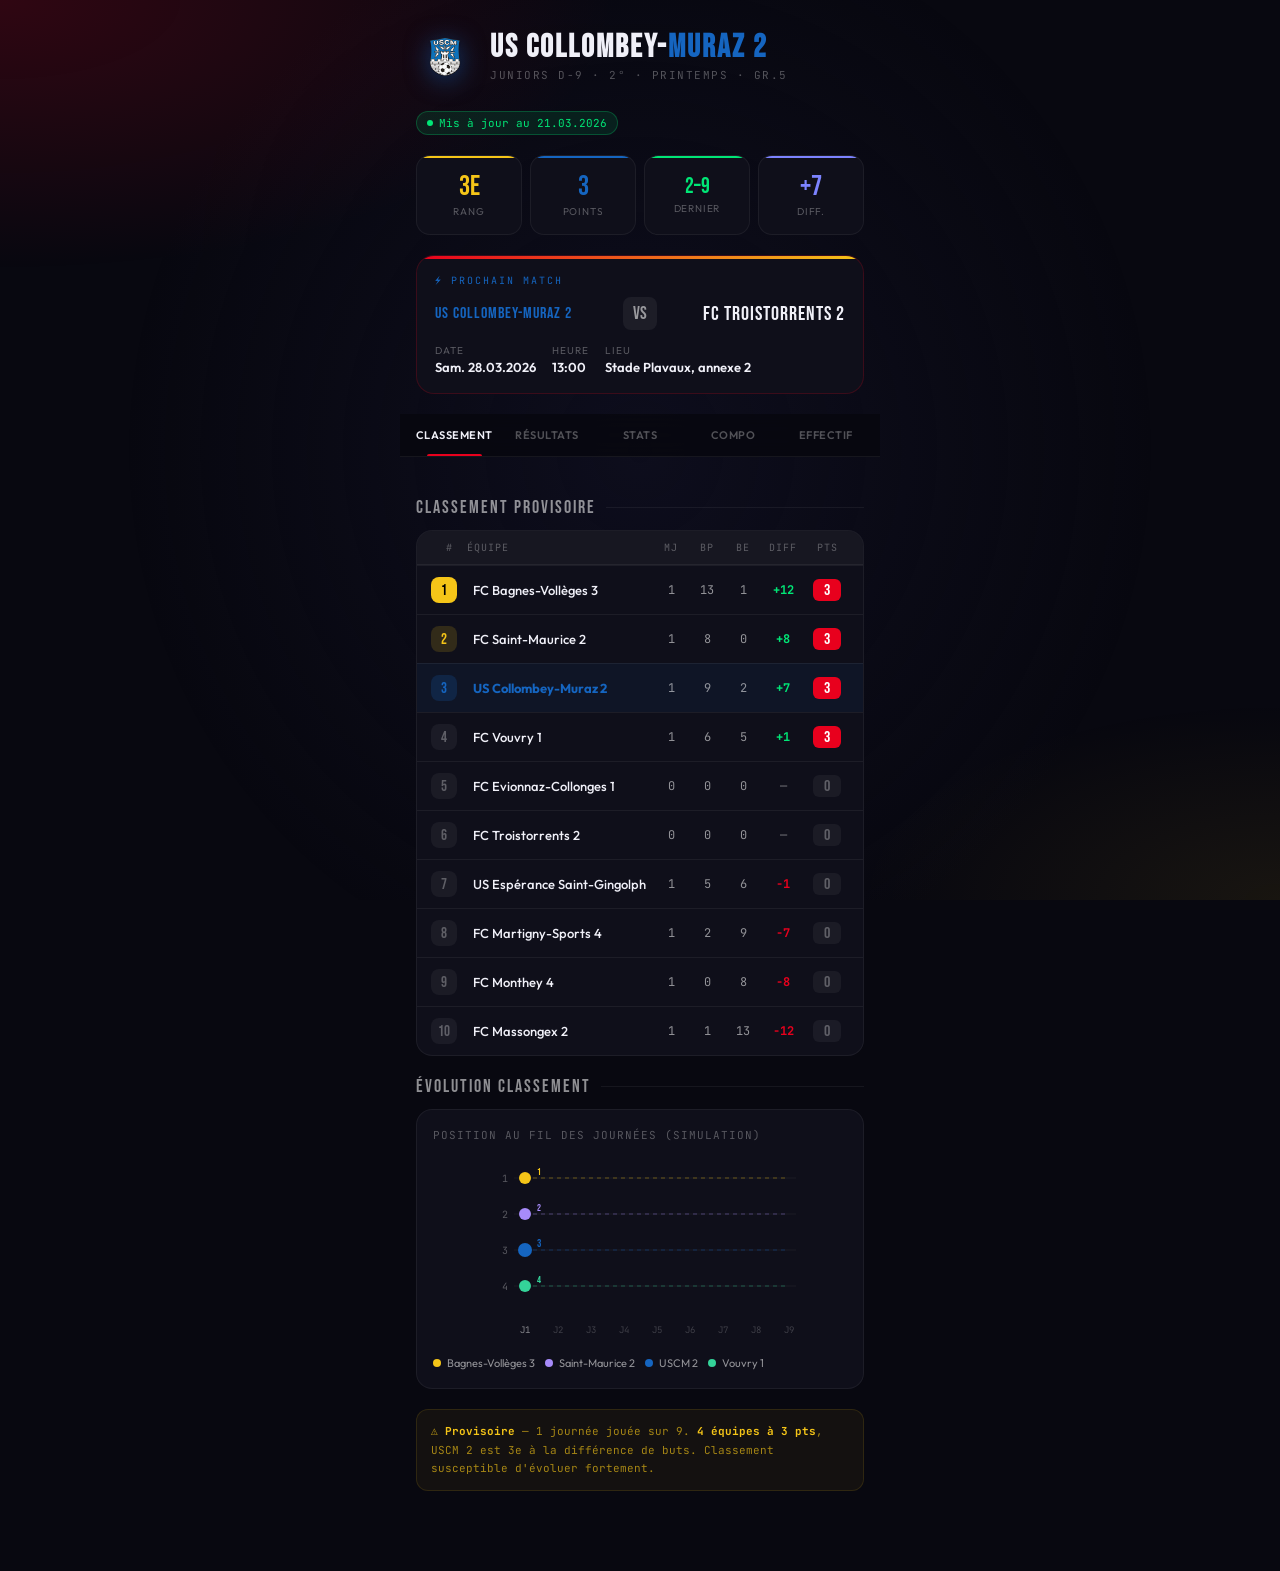
<file: index.html.html>
<!DOCTYPE html>
<html lang="fr">
<head>
<meta charset="UTF-8">
<meta name="viewport" content="width=device-width, initial-scale=1.0, maximum-scale=1.0">
<title>USCM 2 — Tableau de bord</title>
<link href="https://fonts.googleapis.com/css2?family=Bebas+Neue&family=Outfit:wght@300;400;500;600;700&family=JetBrains+Mono:wght@400;700&display=swap" rel="stylesheet">
<style>
:root {
  --red: #E8001D;
  --red-dim: rgba(232,0,29,0.15);
  --uscm: #1565C0;
  --uscm-dim: rgba(21,101,192,0.15);
  --uscm-glow: rgba(21,101,192,0.35);
  --gold: #F5C518;
  --green: #00E676;
  --dark: #080810;
  --card: #0F0F1A;
  --card2: #14141F;
  --border: rgba(255,255,255,0.06);
  --border2: rgba(255,255,255,0.1);
  --muted: rgba(255,255,255,0.3);
  --muted2: rgba(255,255,255,0.55);
  --white: #F0F0F8;
}

* { margin:0; padding:0; box-sizing:border-box; -webkit-tap-highlight-color: transparent; }

html { scroll-behavior: smooth; }

body {
  background: var(--dark);
  color: var(--white);
  font-family: 'Outfit', sans-serif;
  min-height: 100vh;
  overflow-x: hidden;
}

/* ── NOISE + BG ── */
body::before {
  content: '';
  position: fixed; inset: 0; z-index: 0;
  background:
    radial-gradient(ellipse 80% 50% at 0% 0%, rgba(232,0,29,0.18) 0%, transparent 60%),
    radial-gradient(ellipse 60% 40% at 100% 100%, rgba(245,197,24,0.07) 0%, transparent 55%),
    radial-gradient(ellipse 40% 60% at 50% 50%, rgba(14,14,30,0.9) 0%, transparent 100%);
  pointer-events: none;
}

/* ── CONTAINER ── */
.wrap {
  max-width: 480px;
  margin: 0 auto;
  padding: 0 0 80px;
  position: relative;
  z-index: 1;
}

/* ── NAV TABS ── */
.nav-tabs {
  position: sticky; top: 0; z-index: 100;
  background: rgba(8,8,16,0.92);
  backdrop-filter: blur(20px);
  border-bottom: 1px solid var(--border);
  display: flex;
  padding: 0 8px;
  gap: 0;
  justify-content: space-between;
}

.tab-btn {
  flex: 1;
  background: none;
  border: none;
  color: var(--muted);
  font-family: 'Outfit', sans-serif;
  font-size: 11px;
  font-weight: 600;
  letter-spacing: 0.5px;
  text-transform: uppercase;
  padding: 14px 4px;
  cursor: pointer;
  position: relative;
  transition: color 0.2s;
  text-align: center;
}

.tab-btn.active { color: var(--white); }

.tab-btn.active::after {
  content: '';
  position: absolute;
  bottom: 0; left: 20%; right: 20%;
  height: 2px;
  background: var(--red);
  border-radius: 2px 2px 0 0;
}

/* ── PANELS ── */
.panel { display: none; padding: 20px 16px 0; }
.panel.active { display: block; }

/* ── HERO ── */
.hero {
  padding: 28px 16px 0;
  animation: slideDown 0.5s ease both;
}

.hero-logo-img {
  width: 58px; height: 58px;
  object-fit: contain;
  flex-shrink: 0;
  filter: drop-shadow(0 4px 12px rgba(21,101,192,0.5));
  animation: pulse-badge 3s ease-in-out infinite;
}

.hero-top {
  display: flex;
  align-items: center;
  gap: 16px;
  margin-bottom: 24px;
}

.club-badge {
  width: 56px; height: 56px;
  background: linear-gradient(135deg, var(--uscm), #0d47a1);
  border-radius: 50%;
  display: flex; align-items: center; justify-content: center;
  font-family: 'Bebas Neue';
  font-size: 14px;
  letter-spacing: 0.5px;
  text-align: center;
  line-height: 1.2;
  flex-shrink: 0;
  box-shadow: 0 0 0 3px rgba(21,101,192,0.25), 0 8px 32px rgba(21,101,192,0.4);
  animation: pulse-badge 3s ease-in-out infinite;
}

@keyframes pulse-badge {
  0%, 100% { box-shadow: 0 0 0 3px rgba(21,101,192,0.25), 0 8px 32px rgba(21,101,192,0.4); }
  50% { box-shadow: 0 0 0 6px rgba(21,101,192,0.1), 0 8px 40px rgba(21,101,192,0.5); }
}

.hero-title h1 {
  font-family: 'Bebas Neue';
  font-size: 32px;
  letter-spacing: 2px;
  line-height: 1;
}
.hero-title h1 em { color: var(--uscm); font-style: normal; }
.hero-title p {
  font-size: 11px;
  color: var(--muted);
  letter-spacing: 1.5px;
  text-transform: uppercase;
  margin-top: 4px;
  font-family: 'JetBrains Mono';
}

/* ── LIVE BADGE ── */
.live-chip {
  display: inline-flex;
  align-items: center;
  gap: 6px;
  background: rgba(0,230,118,0.1);
  border: 1px solid rgba(0,230,118,0.25);
  border-radius: 20px;
  padding: 4px 10px;
  font-size: 11px;
  color: var(--green);
  font-family: 'JetBrains Mono';
  margin-bottom: 20px;
}

.live-dot {
  width: 6px; height: 6px;
  background: var(--green);
  border-radius: 50%;
  animation: blink 1.2s ease-in-out infinite;
}

@keyframes blink {
  0%, 100% { opacity: 1; }
  50% { opacity: 0.2; }
}

/* ── STAT PILLS ── */
.stat-pills {
  display: grid;
  grid-template-columns: repeat(4, 1fr);
  gap: 8px;
  margin-bottom: 20px;
}

.pill {
  background: var(--card);
  border: 1px solid var(--border);
  border-radius: 14px;
  padding: 14px 8px;
  text-align: center;
  position: relative;
  overflow: hidden;
  opacity: 0;
  transform: translateY(16px);
  transition: opacity 0.4s ease, transform 0.4s ease;
  display: flex;
  flex-direction: column;
  align-items: center;
  justify-content: center;
  min-height: 80px;
}

.pill.visible { opacity: 1; transform: translateY(0); }

.pill::before {
  content: '';
  position: absolute;
  top: 0; left: 0; right: 0;
  height: 2px;
}

.pill.p-rank::before { background: var(--gold); }
.pill.p-pts::before { background: var(--uscm); }
.pill.p-score::before { background: var(--green); }
.pill.p-diff::before { background: #7C83FF; }

.pill-val {
  font-family: 'Bebas Neue';
  font-size: 28px;
  line-height: 1;
  display: block;
}

.pill.p-rank .pill-val { color: var(--gold); }
.pill.p-pts .pill-val { color: var(--uscm); }
.pill.p-score .pill-val { color: var(--green); font-size: 20px; }
.pill.p-diff .pill-val { color: #7C83FF; }

.pill-label {
  font-size: 10px;
  color: var(--muted);
  text-transform: uppercase;
  letter-spacing: 0.8px;
  margin-top: 4px;
  display: block;
}

/* ── NEXT MATCH CARD ── */
.next-card {
  background: var(--card);
  border: 1px solid rgba(232,0,29,0.2);
  border-radius: 18px;
  padding: 18px;
  margin-bottom: 20px;
  position: relative;
  overflow: hidden;
  opacity: 0;
  transform: translateY(20px);
  transition: opacity 0.5s ease 0.2s, transform 0.5s ease 0.2s;
}

.next-card.visible { opacity: 1; transform: translateY(0); }

.next-card::before {
  content: '';
  position: absolute;
  top: 0; left: 0; right: 0;
  height: 3px;
  background: linear-gradient(90deg, var(--red), var(--gold), var(--red));
  background-size: 200% 100%;
  animation: shimmer 3s linear infinite;
}

@keyframes shimmer {
  0% { background-position: 200% 0; }
  100% { background-position: -200% 0; }
}

.next-label {
  font-size: 10px;
  color: var(--uscm);
  letter-spacing: 2px;
  text-transform: uppercase;
  font-family: 'JetBrains Mono';
  margin-bottom: 10px;
}

.next-vs {
  display: flex;
  align-items: center;
  justify-content: space-between;
  gap: 8px;
  margin-bottom: 14px;
}

.next-team {
  font-family: 'Bebas Neue';
  font-size: 20px;
  letter-spacing: 1px;
  line-height: 1.1;
  flex: 1;
}

.next-team.home { color: var(--uscm); font-size: 16px; white-space: nowrap; }

.next-vs-badge {
  background: rgba(255,255,255,0.06);
  border-radius: 8px;
  padding: 6px 10px;
  font-family: 'Bebas Neue';
  font-size: 18px;
  color: var(--muted2);
  flex-shrink: 0;
}

.next-meta {
  display: flex;
  gap: 16px;
  flex-wrap: wrap;
}

.next-meta-item { display: flex; flex-direction: column; gap: 2px; }
.next-meta-item span:first-child { font-size: 10px; color: var(--muted); text-transform: uppercase; letter-spacing: 1px; }
.next-meta-item span:last-child { font-size: 13px; font-weight: 600; }

/* ── SECTION HEADER ── */
.sh {
  display: flex;
  align-items: center;
  gap: 10px;
  margin-bottom: 12px;
  margin-top: 4px;
}

.sh-title {
  font-family: 'Bebas Neue';
  font-size: 18px;
  letter-spacing: 2px;
  color: var(--muted2);
}

.sh-line { flex: 1; height: 1px; background: var(--border); }

/* ── CLASSEMENT TABLE ── */
.rank-table {
  background: var(--card);
  border: 1px solid var(--border);
  border-radius: 16px;
  overflow: hidden;
  margin-bottom: 20px;
}

.rank-table-head {
  display: grid;
  grid-template-columns: 36px 1fr 36px 36px 36px 44px 44px;
  gap: 0;
  padding: 10px 14px;
  background: rgba(255,255,255,0.03);
  border-bottom: 1px solid var(--border);
}

.rank-table-head span {
  font-size: 10px;
  font-family: 'JetBrains Mono';
  color: var(--muted);
  letter-spacing: 1px;
  text-transform: uppercase;
  text-align: center;
}

.rank-table-head span:nth-child(2) { text-align: left; }

.rank-row {
  display: grid;
  grid-template-columns: 36px 1fr 36px 36px 36px 44px 44px;
  align-items: center;
  padding: 11px 14px;
  border-top: 1px solid var(--border);
  opacity: 0;
  transform: translateX(-12px);
  transition: opacity 0.35s ease, transform 0.35s ease, background 0.15s;
}

.rank-row:first-child { border-top: none; }
.rank-row.visible { opacity: 1; transform: translateX(0); }
.rank-row:hover { background: rgba(255,255,255,0.03); }
.rank-row.uscm { background: rgba(21,101,192,0.07); }
.rank-row.uscm:hover { background: rgba(21,101,192,0.1); }

.rk-num {
  width: 26px; height: 26px;
  border-radius: 8px;
  display: flex; align-items: center; justify-content: center;
  font-family: 'Bebas Neue';
  font-size: 15px;
}

.rk-1 { background: var(--gold); color: #000; }
.rk-2 { background: rgba(245,197,24,0.15); color: var(--gold); }
.rk-3 { background: rgba(21,101,192,0.2); color: var(--uscm); }
.rk-n { background: rgba(255,255,255,0.05); color: var(--muted); }

.rk-name { font-size: 13px; font-weight: 500; padding: 0 6px; }
.rk-name.uscm-name { color: var(--uscm); font-weight: 700; white-space: nowrap; font-size: 13px; }

.rk-num-cell {
  font-size: 12px;
  font-family: 'JetBrains Mono';
  color: var(--muted2);
  text-align: center;
}

.rk-diff {
  font-size: 12px;
  font-family: 'JetBrains Mono';
  font-weight: 700;
  text-align: center;
}

.rk-diff.pos { color: var(--green); }
.rk-diff.neg { color: var(--red); }
.rk-diff.zero { color: var(--muted); }

.rk-pts {
  text-align: center;
}

.pts-pill {
  display: inline-flex;
  align-items: center;
  justify-content: center;
  width: 28px; height: 22px;
  border-radius: 6px;
  font-family: 'Bebas Neue';
  font-size: 16px;
}

.pts-pill.has { background: var(--red); color: #fff; }
.pts-pill.zero { background: rgba(255,255,255,0.05); color: var(--muted); }

/* ── RÉSULTATS ── */
.results-list { display: flex; flex-direction: column; gap: 10px; margin-bottom: 20px; }

.result-card {
  background: var(--card);
  border: 1px solid var(--border);
  border-radius: 14px;
  padding: 14px 16px;
  display: flex;
  align-items: center;
  gap: 12px;
  opacity: 0;
  transform: translateY(16px);
  transition: opacity 0.4s ease, transform 0.4s ease;
  position: relative;
  overflow: hidden;
}

.result-card.visible { opacity: 1; transform: translateY(0); }
.result-card.win { border-left: 3px solid var(--green); }

.result-card.win::after {
  content: '';
  position: absolute;
  top: 0; left: 0; bottom: 0;
  width: 100%;
  background: linear-gradient(90deg, rgba(0,230,118,0.05), transparent 40%);
  pointer-events: none;
}

.rc-date {
  font-family: 'JetBrains Mono';
  font-size: 10px;
  color: var(--muted);
  line-height: 1.5;
  min-width: 44px;
}

.rc-teams { flex: 1; }
.rc-teams .home { font-size: 13px; font-weight: 600; }
.rc-teams .away { font-size: 13px; font-weight: 600; }
.rc-teams .uscm-t { color: var(--uscm); }

.rc-score {
  font-family: 'Bebas Neue';
  font-size: 26px;
  letter-spacing: 1px;
  min-width: 56px;
  text-align: right;
  line-height: 1;
}

.rc-score.win-score { color: var(--green); }

.rc-badge {
  font-size: 9px;
  font-family: 'JetBrains Mono';
  font-weight: 700;
  padding: 3px 7px;
  border-radius: 5px;
  margin-top: 4px;
  display: inline-block;
}

.badge-win { background: rgba(0,230,118,0.12); color: var(--green); }
.badge-other { background: rgba(255,255,255,0.05); color: var(--muted); }
.badge-other { background: rgba(255,255,255,0.05); color: var(--muted); }

/* ── GRAPHIQUE ÉVOLUTION ── */
.chart-wrap {
  background: var(--card);
  border: 1px solid var(--border);
  border-radius: 16px;
  padding: 18px 16px;
  margin-bottom: 20px;
  opacity: 0;
  transition: opacity 0.6s ease 0.3s;
}

.chart-wrap.visible { opacity: 1; }

.chart-title {
  font-size: 11px;
  font-family: 'JetBrains Mono';
  color: var(--muted);
  letter-spacing: 1px;
  text-transform: uppercase;
  margin-bottom: 16px;
}

.chart-svg-wrap { width: 100%; overflow: hidden; }

svg.rank-chart { width: 100%; height: 180px; overflow: visible; }

.chart-legend {
  display: flex;
  flex-wrap: wrap;
  gap: 10px;
  margin-top: 14px;
}

.legend-item {
  display: flex;
  align-items: center;
  gap: 6px;
  font-size: 11px;
  color: var(--muted2);
}

.legend-dot {
  width: 8px; height: 8px;
  border-radius: 50%;
  flex-shrink: 0;
}

/* ── BUTEURS ── */
.buteurs-list { display: flex; flex-direction: column; gap: 8px; margin-bottom: 20px; }

.buteur-card {
  background: var(--card);
  border: 1px solid var(--border);
  border-radius: 12px;
  padding: 12px 14px;
  display: flex;
  align-items: center;
  gap: 12px;
  opacity: 0;
  transform: translateX(16px);
  transition: opacity 0.35s ease, transform 0.35s ease;
}

.buteur-card.visible { opacity: 1; transform: translateX(0); }

.bt-rank {
  font-family: 'Bebas Neue';
  font-size: 22px;
  min-width: 24px;
  color: var(--muted);
}

.bt-rank.gold { color: var(--gold); }

.bt-info { flex: 1; }
.bt-name { font-size: 14px; font-weight: 600; }
.bt-team { font-size: 11px; color: var(--muted); margin-top: 1px; }
.bt-team.uscm-team { color: rgba(21,101,192,0.85); }

.bt-goals-wrap { display: flex; align-items: center; gap: 8px; }

.bt-num {
  font-family: 'Bebas Neue';
  font-size: 26px;
  line-height: 1;
  min-width: 20px;
  text-align: right;
}

.bt-num.gold { color: var(--gold); }

.bt-dots { display: flex; flex-direction: column; gap: 3px; }

.bt-dot {
  width: 6px; height: 6px;
  border-radius: 50%;
  background: var(--muted);
  transition: background 0.2s;
}

.bt-dot.on { background: var(--red); }
.bt-dot.on.gold-dot { background: var(--gold); }

/* ── USCM ZOOM ── */
.uscm-zoom {
  background: linear-gradient(135deg, rgba(21,101,192,0.1), rgba(21,101,192,0.03));
  border: 1px solid rgba(21,101,192,0.25);
  border-radius: 16px;
  padding: 18px;
  margin-bottom: 20px;
}

.uscm-zoom-title {
  font-family: 'Bebas Neue';
  font-size: 18px;
  letter-spacing: 2px;
  color: var(--red);
  margin-bottom: 14px;
  display: flex;
  align-items: center;
  gap: 8px;
}

.uscm-chips { display: flex; flex-wrap: wrap; gap: 8px; }

.uscm-chip {
  background: rgba(255,255,255,0.05);
  border: 1px solid var(--border2);
  border-radius: 10px;
  padding: 7px 12px;
  font-size: 13px;
  display: flex;
  align-items: center;
  gap: 6px;
}

.uscm-chip .goals-count {
  font-family: 'Bebas Neue';
  font-size: 20px;
  color: var(--red);
  line-height: 1;
}

.uscm-chip .goals-count.top { color: var(--gold); }

/* ── NOTE ── */
.note {
  background: rgba(245,197,24,0.05);
  border: 1px solid rgba(245,197,24,0.12);
  border-radius: 12px;
  padding: 12px 14px;
  font-size: 11px;
  font-family: 'JetBrains Mono';
  color: rgba(245,197,24,0.65);
  line-height: 1.7;
}

.note strong { color: var(--gold); }

/* ── ANIMATIONS ── */
@keyframes slideDown {
  from { opacity: 0; transform: translateY(-20px); }
  to { opacity: 1; transform: translateY(0); }
}

/* ── SCROLLBAR ── */
::-webkit-scrollbar { width: 4px; }
::-webkit-scrollbar-track { background: transparent; }
::-webkit-scrollbar-thumb { background: rgba(255,255,255,0.1); border-radius: 4px; }

/* MATCH SELECTOR */
.match-selector{display:flex;gap:8px;margin-bottom:18px;overflow-x:auto;padding-bottom:4px;scrollbar-width:none}
.match-selector::-webkit-scrollbar{display:none}
.match-chip{flex-shrink:0;background:var(--card);border:1px solid var(--border);border-radius:20px;padding:7px 16px;font-size:12px;font-family:"JetBrains Mono";color:var(--muted2);cursor:pointer;transition:all .2s;white-space:nowrap}
.match-chip.active{background:var(--uscm);border-color:var(--uscm);color:#fff}

/* FFF HEADER */
.fff-header{background:linear-gradient(135deg,rgba(21,101,192,0.22) 0%,rgba(14,14,40,0.97) 70%);border:1px solid rgba(21,101,192,0.25);border-radius:16px 16px 0 0;padding:14px 16px;display:flex;align-items:center;justify-content:space-between;gap:12px;position:relative;overflow:hidden}
.fff-header::before{content:"";position:absolute;top:0;left:0;right:0;height:3px;background:linear-gradient(90deg,var(--uscm),var(--gold),var(--uscm));background-size:200%;animation:shimmer 3s linear infinite}
.fff-header-left{flex:1}
.fff-label{font-family:"Bebas Neue";font-size:11px;letter-spacing:3px;color:rgba(21,101,192,0.9);margin-bottom:2px}
.fff-matchup{font-family:"Bebas Neue";font-size:18px;letter-spacing:1.5px;line-height:1.1;color:var(--white)}
.fff-date-tag{font-size:10px;font-family:"JetBrains Mono";color:var(--muted);margin-top:3px}
.fff-header-right{display:flex;align-items:center;gap:8px;flex-shrink:0}
.fff-logo{width:44px;height:44px;object-fit:contain;filter:drop-shadow(0 2px 10px rgba(21,101,192,0.4))}
.fff-score-logo { width:34px; height:34px; object-fit:contain; filter:drop-shadow(0 2px 6px rgba(0,0,0,0.5)); flex-shrink:0; }
.fff-score-hero{font-family:"Bebas Neue";font-size:36px;letter-spacing:1px;line-height:1;text-align:center}
.fff-away-s{color:var(--muted2)}
.fff-dash{color:var(--muted);font-size:28px;margin:0 3px}
.fff-score-win{color:var(--green)}

/* PITCH */
.fff-pitch{background:linear-gradient(180deg,#155228 0%,#1a6632 40%,#175e2c 100%);border-radius:0 0 16px 16px;border:1px solid rgba(255,255,255,0.07);border-top:none;padding:14px 8px 16px;position:relative;overflow:hidden;margin-bottom:10px}
.fff-stripes{position:absolute;inset:0;background:repeating-linear-gradient(180deg,transparent 0px,transparent 44px,rgba(0,0,0,0.07) 44px,rgba(0,0,0,0.07) 88px);pointer-events:none;z-index:0}
.fff-watermark{position:absolute;width:110px;height:110px;object-fit:contain;top:50%;left:50%;transform:translate(-50%,-50%);opacity:0.06;pointer-events:none;z-index:1}
.fff-bot-penalty{width:62%;margin:4px auto 0;height:28px;border:1.5px solid rgba(255,255,255,0.15);border-bottom:none;border-radius:8px 8px 0 0;position:relative;z-index:2}
.fff-bot-goal-area{width:50%;margin:0 auto;height:8px;border:1.5px solid rgba(255,255,255,0.25);border-top:none;border-radius:0 0 3px 3px;background:rgba(255,255,255,0.04);position:relative;z-index:2}
.fff-formation{position:absolute;bottom:14px;right:12px;background:rgba(245,197,24,0.1);border:1px solid rgba(245,197,24,0.28);border-radius:8px;padding:5px 10px;font-size:9px;font-family:"JetBrains Mono";color:var(--gold);text-align:center;line-height:1.3;z-index:10;text-transform:uppercase;letter-spacing:1px}
.fff-formation span{font-family:"Bebas Neue";font-size:18px;letter-spacing:2px;display:block}

/* PLAYER ROWS */
.fff-row{display:flex;justify-content:center;gap:0;position:relative;z-index:5;margin:10px 0}
.fff-row-att{margin-top:12px;justify-content:center}
.fff-row-gk{margin-bottom:8px;justify-content:center}

.fff-star-badge {
  position: absolute;
  top: -6px; left: -6px;
  min-width: 22px; height: 22px;
  padding: 0 5px;
  background: var(--uscm);
  border-radius: 11px;
  display: flex; align-items: center; justify-content: center;
  gap: 2px;
  font-size: 10px;
  color: #fff;
  font-weight: 900;
  box-shadow: 0 2px 6px rgba(0,0,0,0.45);
  z-index: 12;
  line-height: 1;
}
.fff-star-badge.gold-star {
  background: var(--gold);
  color: #000;
  min-width: 24px; height: 24px;
  font-size: 11px;
  top: -7px; left: -7px;
}
.fff-star-n { font-family: "JetBrains Mono"; font-size: 9px; font-weight: 700; }
.gold-star .fff-star-n { font-size: 10px; }

.fff-player{display:flex;flex-direction:column;align-items:center;gap:0;opacity:0;transform:translateY(18px) scale(0.9);animation:fffPop .5s cubic-bezier(0.34,1.56,0.64,1) forwards;flex:1;max-width:80px}
@keyframes fffPop{to{opacity:1;transform:translateY(0) scale(1)}}
.fff-player:active .fff-avatar{transform:scale(0.92)}

.fff-avatar{width:56px;height:56px;border-radius:50%;position:relative;display:flex;align-items:center;justify-content:center;transition:transform .2s}
.fff-row-att .fff-avatar,.fff-row-gk .fff-avatar{width:62px;height:62px}
.fff-avatar-inner{width:100%;height:100%;border-radius:50%;display:flex;align-items:center;justify-content:center;font-size:20px;border:2px solid rgba(255,255,255,0.12)}
.att-av .fff-avatar-inner{background:linear-gradient(145deg,#1a6fcc,#0d47a1);box-shadow:0 4px 14px rgba(21,101,192,0.45)}
.mil-av .fff-avatar-inner{background:linear-gradient(145deg,#1a6fcc,#0d47a1);box-shadow:0 4px 14px rgba(21,101,192,0.45)}
.def-av .fff-avatar-inner{background:linear-gradient(145deg,#1a6fcc,#0d47a1);box-shadow:0 4px 14px rgba(21,101,192,0.45)}
.gk-av .fff-avatar-inner{background:linear-gradient(145deg,#1b8a3a,#0f5c24);box-shadow:0 4px 16px rgba(27,138,58,0.5)}

.scorer .fff-avatar::after{content:"";position:absolute;inset:-4px;border-radius:50%;border:2px solid rgba(21,101,192,0.5);animation:fffRing 2s ease-in-out infinite}
@keyframes fffRing{0%,100%{transform:scale(1);opacity:.6}50%{transform:scale(1.12);opacity:.1}}
.scorer .fff-avatar-inner{border-color:rgba(21,101,192,0.4)}

.gold-player .fff-avatar-inner{border-color:var(--gold)!important;box-shadow:0 0 22px rgba(245,197,24,0.45),0 4px 14px rgba(14,112,72,0.4)!important}
.gold-player .fff-avatar::after{border-color:var(--gold);animation-duration:1.5s}

.fff-nameplate{background:rgba(8,8,20,0.85);border-top:2px solid rgba(255,255,255,0.12);border-radius:0 0 6px 6px;padding:3px 8px;font-size:10px;font-weight:700;letter-spacing:.5px;text-transform:uppercase;white-space:nowrap;max-width:70px;overflow:hidden;text-overflow:ellipsis;margin-top:-2px;text-align:center;color:#fff}
.uscm-plate{border-top-color:var(--uscm);color:#fff}
.gold-plate{border-top-color:var(--gold);color:var(--gold)}
.gk-plate{border-top-color:#1b8a3a;color:#fff}
.fff-disc-pos { font-family: 'JetBrains Mono'; font-size: 11px; font-weight: 800; color: rgba(255,255,255,0.85); letter-spacing: 0.5px; }
.fff-gk-ring{position:absolute;inset:-4px;border-radius:50%;border:2px solid rgba(27,138,58,0.5);animation:fffRing 2.5s ease-in-out infinite}

.fff-subs{background:var(--card);border:1px solid var(--border);border-radius:14px;padding:12px 14px;margin-bottom:8px}
.fff-subs-title{font-size:10px;font-family:"JetBrains Mono";color:var(--muted);text-transform:uppercase;letter-spacing:1.5px;margin-bottom:10px;display:flex;align-items:center;gap:6px}
.fff-subs-row{display:flex;flex-wrap:wrap;gap:8px}
.fff-sub{display:flex;align-items:center;gap:8px;background:rgba(21,101,192,0.06);border:1px solid rgba(21,101,192,0.25);border-radius:10px;padding:8px 12px;flex:1;min-width:100px}
.scorer-sub{border-color:rgba(21,101,192,0.25);background:rgba(21,101,192,0.06)}
.fff-sub-info{flex:1}
.fff-sub-name{font-size:13px;font-weight:600}
.fff-sub-goal{font-size:13px;color:var(--gold);font-family:"JetBrains Mono";font-weight:700}

/* ══ EFFECTIF ══ */
.eff-wrap { background: var(--card); border: 1px solid var(--border); border-radius: 16px; overflow: hidden; margin-bottom: 20px; }
.eff-header { display: flex; justify-content: space-between; align-items: center; padding: 12px 16px; background: rgba(21,101,192,0.08); border-bottom: 1px solid var(--border); }
.eff-count { font-family: 'Bebas Neue'; font-size: 18px; letter-spacing: 1px; color: var(--uscm); }
.eff-season { font-size: 11px; font-family: 'JetBrains Mono'; color: var(--muted); }
.eff-row { display: flex; align-items: center; gap: 14px; padding: 12px 16px; border-top: 1px solid var(--border); transition: background 0.15s; }
.eff-row:first-of-type { border-top: none; }
.eff-row:hover { background: rgba(255,255,255,0.03); }
.eff-avatar { width: 38px; height: 38px; border-radius: 50%; background: linear-gradient(145deg, #1a6fcc, #0d47a1); border: 1.5px solid rgba(21,101,192,0.4); display: flex; align-items: center; justify-content: center; font-family: 'Bebas Neue'; font-size: 17px; color: rgba(255,255,255,0.85); flex-shrink: 0; }
.eff-info { flex: 1; }
.eff-name { font-size: 14px; font-weight: 600; margin-bottom: 2px; }
.eff-prenom { color: var(--white); }
.eff-nom { color: var(--muted2); font-weight: 400; }
.eff-meta { font-size: 11px; font-family: 'JetBrains Mono'; color: var(--muted); }
.eff-coaches-bar { padding: 8px 16px; background: rgba(255,255,255,0.03); border-top: 1px solid var(--border); }
.eff-coaches-label { font-size: 10px; font-family: "JetBrains Mono"; color: var(--muted); text-transform: uppercase; letter-spacing: 1.5px; }
.coach-av { background: linear-gradient(145deg, #2d6a2d, #1a4a1a) !important; }

@keyframes growBar{from{width:0}}

</style>
</head>
<body>

<div class="wrap">

  <!-- HERO -->
  <div class="hero">
    <div class="hero-top">
      <img src="[data-uri]" class="hero-logo-img" alt="USCM"/>
      <div class="hero-title">
        <h1>US Collombey-<em>Muraz 2</em></h1>
        <p>Juniors D-9 · 2° · Printemps · Gr.5</p>
      </div>
    </div>
    <div class="live-chip">
      <span class="live-dot"></span>
      Mis à jour au 21.03.2026
    </div>

    <!-- STAT PILLS -->
    <div class="stat-pills">
      <div class="pill p-rank"><span class="pill-val">3e</span><span class="pill-label">Rang</span></div>
      <div class="pill p-pts"><span class="pill-val">3</span><span class="pill-label">Points</span></div>
      <div class="pill p-score"><span class="pill-val" style="font-size:22px;">2–9</span><span class="pill-label">Dernier</span></div>
      <div class="pill p-diff"><span class="pill-val">+7</span><span class="pill-label">Diff.</span></div>
    </div>

    <!-- NEXT MATCH -->
    <div class="next-card">
      <div class="next-label">⚡ Prochain match</div>
      <div class="next-vs">
        <div class="next-team home">US Collombey-Muraz 2</div>
        <div class="next-vs-badge">VS</div>
        <div class="next-team" style="text-align:right">FC Troistorrents 2</div>
      </div>
      <div class="next-meta">
        <div class="next-meta-item"><span>Date</span><span>Sam. 28.03.2026</span></div>
        <div class="next-meta-item"><span>Heure</span><span>13:00</span></div>
        <div class="next-meta-item"><span>Lieu</span><span>Stade Plavaux, annexe 2</span></div>
      </div>
    </div>
  </div>

  <!-- TABS -->
  <div class="nav-tabs">
    <button class="tab-btn active" onclick="showTab('classement', this)">Classement</button>
    <button class="tab-btn" onclick="showTab('resultats', this)">Résultats</button>
    <button class="tab-btn" onclick="showTab('buteurs', this)">Stats</button>
    <button class="tab-btn" onclick="showTab('compo', this)">Compo</button>
    <button class="tab-btn" onclick="showTab('contingent', this)">Effectif</button>
  </div>

  <!-- ═══════════ TAB: CLASSEMENT ═══════════ -->
  <div class="panel active" id="tab-classement">

    <div class="sh" style="margin-top:20px"><span class="sh-title">Classement provisoire</span><span class="sh-line"></span></div>

    <div class="rank-table">
      <div class="rank-table-head">
        <span>#</span><span>Équipe</span><span class="num">MJ</span><span class="num">BP</span><span class="num">BE</span><span class="num">Diff</span><span class="num">Pts</span>
      </div>
      <!-- rows -->
      <div class="rank-row" style="transition-delay:0.05s;">
        <div class="rk-num rk-1">1</div>
        <div class="rk-name">FC Bagnes-Vollèges 3</div>
        <div class="rk-num-cell">1</div>
        <div class="rk-num-cell">13</div>
        <div class="rk-num-cell">1</div>
        <div class="rk-diff pos">+12</div>
        <div class="rk-pts"><span class="pts-pill has">3</span></div>
      </div>
      <div class="rank-row" style="transition-delay:0.10s;">
        <div class="rk-num rk-2">2</div>
        <div class="rk-name">FC Saint-Maurice 2</div>
        <div class="rk-num-cell">1</div>
        <div class="rk-num-cell">8</div>
        <div class="rk-num-cell">0</div>
        <div class="rk-diff pos">+8</div>
        <div class="rk-pts"><span class="pts-pill has">3</span></div>
      </div>
      <div class="rank-row uscm" style="transition-delay:0.15s;">
        <div class="rk-num rk-3">3</div>
        <div class="rk-name uscm-name">US Collombey-Muraz 2</div>
        <div class="rk-num-cell">1</div>
        <div class="rk-num-cell">9</div>
        <div class="rk-num-cell">2</div>
        <div class="rk-diff pos">+7</div>
        <div class="rk-pts"><span class="pts-pill has">3</span></div>
      </div>
      <div class="rank-row" style="transition-delay:0.20s;">
        <div class="rk-num rk-n">4</div>
        <div class="rk-name">FC Vouvry 1</div>
        <div class="rk-num-cell">1</div>
        <div class="rk-num-cell">6</div>
        <div class="rk-num-cell">5</div>
        <div class="rk-diff pos">+1</div>
        <div class="rk-pts"><span class="pts-pill has">3</span></div>
      </div>
      <div class="rank-row" style="transition-delay:0.25s;">
        <div class="rk-num rk-n">5</div>
        <div class="rk-name">FC Evionnaz-Collonges 1</div>
        <div class="rk-num-cell">0</div>
        <div class="rk-num-cell">0</div>
        <div class="rk-num-cell">0</div>
        <div class="rk-diff zero">—</div>
        <div class="rk-pts"><span class="pts-pill zero">0</span></div>
      </div>
      <div class="rank-row" style="transition-delay:0.30s;">
        <div class="rk-num rk-n">6</div>
        <div class="rk-name">FC Troistorrents 2</div>
        <div class="rk-num-cell">0</div>
        <div class="rk-num-cell">0</div>
        <div class="rk-num-cell">0</div>
        <div class="rk-diff zero">—</div>
        <div class="rk-pts"><span class="pts-pill zero">0</span></div>
      </div>
      <div class="rank-row" style="transition-delay:0.35s;">
        <div class="rk-num rk-n">7</div>
        <div class="rk-name">US Espérance Saint-Gingolph</div>
        <div class="rk-num-cell">1</div>
        <div class="rk-num-cell">5</div>
        <div class="rk-num-cell">6</div>
        <div class="rk-diff neg">-1</div>
        <div class="rk-pts"><span class="pts-pill zero">0</span></div>
      </div>
      <div class="rank-row" style="transition-delay:0.40s;">
        <div class="rk-num rk-n">8</div>
        <div class="rk-name">FC Martigny-Sports 4</div>
        <div class="rk-num-cell">1</div>
        <div class="rk-num-cell">2</div>
        <div class="rk-num-cell">9</div>
        <div class="rk-diff neg">-7</div>
        <div class="rk-pts"><span class="pts-pill zero">0</span></div>
      </div>
      <div class="rank-row" style="transition-delay:0.45s;">
        <div class="rk-num rk-n">9</div>
        <div class="rk-name">FC Monthey 4</div>
        <div class="rk-num-cell">1</div>
        <div class="rk-num-cell">0</div>
        <div class="rk-num-cell">8</div>
        <div class="rk-diff neg">-8</div>
        <div class="rk-pts"><span class="pts-pill zero">0</span></div>
      </div>
      <div class="rank-row" style="transition-delay:0.50s;">
        <div class="rk-num rk-n">10</div>
        <div class="rk-name">FC Massongex 2</div>
        <div class="rk-num-cell">1</div>
        <div class="rk-num-cell">1</div>
        <div class="rk-num-cell">13</div>
        <div class="rk-diff neg">-12</div>
        <div class="rk-pts"><span class="pts-pill zero">0</span></div>
      </div>
    </div>

    <!-- GRAPHIQUE ÉVOLUTION -->
    <div class="sh"><span class="sh-title">Évolution classement</span><span class="sh-line"></span></div>

    <div class="chart-wrap" id="chartWrap">
      <div class="chart-title">Position au fil des journées (simulation)</div>
      <div class="chart-svg-wrap">
        <svg class="rank-chart" viewBox="0 0 340 180" id="rankSvg">
          <!-- Grid horizontales -->
          <line x1="44" y1="20"  x2="326" y2="20"  stroke="rgba(255,255,255,0.05)" stroke-width="1"/>
          <line x1="44" y1="56"  x2="326" y2="56"  stroke="rgba(255,255,255,0.05)" stroke-width="1"/>
          <line x1="44" y1="92"  x2="326" y2="92"  stroke="rgba(255,255,255,0.05)" stroke-width="1"/>
          <line x1="44" y1="128" x2="326" y2="128" stroke="rgba(255,255,255,0.05)" stroke-width="1"/>

          <!-- Labels Y -->
          <text x="38" y="24"  fill="rgba(255,255,255,0.3)" font-size="10" font-family="JetBrains Mono" text-anchor="end">1</text>
          <text x="38" y="60"  fill="rgba(255,255,255,0.3)" font-size="10" font-family="JetBrains Mono" text-anchor="end">2</text>
          <text x="38" y="96"  fill="rgba(255,255,255,0.3)" font-size="10" font-family="JetBrains Mono" text-anchor="end">3</text>
          <text x="38" y="132" fill="rgba(255,255,255,0.3)" font-size="10" font-family="JetBrains Mono" text-anchor="end">4</text>

          <!-- Labels X : J1 à J9 -->
          <text x="55"  y="175" fill="rgba(255,255,255,0.5)" font-size="9" font-family="JetBrains Mono" text-anchor="middle">J1</text>
          <text x="88"  y="175" fill="rgba(255,255,255,0.2)" font-size="9" font-family="JetBrains Mono" text-anchor="middle">J2</text>
          <text x="121" y="175" fill="rgba(255,255,255,0.2)" font-size="9" font-family="JetBrains Mono" text-anchor="middle">J3</text>
          <text x="154" y="175" fill="rgba(255,255,255,0.2)" font-size="9" font-family="JetBrains Mono" text-anchor="middle">J4</text>
          <text x="187" y="175" fill="rgba(255,255,255,0.2)" font-size="9" font-family="JetBrains Mono" text-anchor="middle">J5</text>
          <text x="220" y="175" fill="rgba(255,255,255,0.2)" font-size="9" font-family="JetBrains Mono" text-anchor="middle">J6</text>
          <text x="253" y="175" fill="rgba(255,255,255,0.2)" font-size="9" font-family="JetBrains Mono" text-anchor="middle">J7</text>
          <text x="286" y="175" fill="rgba(255,255,255,0.2)" font-size="9" font-family="JetBrains Mono" text-anchor="middle">J8</text>
          <text x="319" y="175" fill="rgba(255,255,255,0.2)" font-size="9" font-family="JetBrains Mono" text-anchor="middle">J9</text>

          <!-- Lignes pointillées depuis J1 (projections futures) -->
          <path d="M55,20  L319,20"  stroke="#F5C518"      stroke-width="1.5" fill="none" stroke-dasharray="4,4" opacity="0.25"/>
          <path d="M55,56  L319,56"  stroke="#a78bfa"      stroke-width="1.5" fill="none" stroke-dasharray="4,4" opacity="0.25"/>
          <path d="M55,92  L319,92"  stroke="var(--uscm)"  stroke-width="1.5" fill="none" stroke-dasharray="4,4" opacity="0.25"/>
          <path d="M55,128 L319,128" stroke="#34d399"      stroke-width="1.5" fill="none" stroke-dasharray="4,4" opacity="0.25"/>

          <!-- Points J1 avec animation -->
          <circle cx="55" cy="20" r="0" fill="#F5C518">
            <animate attributeName="r" from="0" to="6" dur="0.4s" fill="freeze" begin="0.3s"/>
          </circle>
          <circle cx="55" cy="56" r="0" fill="#a78bfa">
            <animate attributeName="r" from="0" to="6" dur="0.4s" fill="freeze" begin="0.5s"/>
          </circle>
          <circle cx="55" cy="92" r="0" fill="var(--uscm)">
            <animate attributeName="r" from="0" to="7" dur="0.4s" fill="freeze" begin="0.4s"/>
          </circle>
          <circle cx="55" cy="128" r="0" fill="#34d399">
            <animate attributeName="r" from="0" to="6" dur="0.4s" fill="freeze" begin="0.6s"/>
          </circle>

          <!-- Labels rang à J1 -->
          <text x="67" y="17"  fill="#F5C518"     font-size="10" font-family="Bebas Neue" letter-spacing="1">1</text>
          <text x="67" y="53"  fill="#a78bfa"     font-size="10" font-family="Bebas Neue" letter-spacing="1">2</text>
          <text x="67" y="89"  fill="var(--uscm)" font-size="11" font-family="Bebas Neue" letter-spacing="1">3</text>
          <text x="67" y="125" fill="#34d399"     font-size="10" font-family="Bebas Neue" letter-spacing="1">4</text>
        </svg>
      </div>
      <div class="chart-legend">
        <div class="legend-item"><div class="legend-dot" style="background:#F5C518"></div>Bagnes-Vollèges 3</div>
        <div class="legend-item"><div class="legend-dot" style="background:#a78bfa"></div>Saint-Maurice 2</div>
        <div class="legend-item"><div class="legend-dot" style="background:var(--uscm)"></div>USCM 2</div>
        <div class="legend-item"><div class="legend-dot" style="background:#34d399"></div>Vouvry 1</div>
      </div>
    </div>

    <div class="note">
      ⚠ <strong>Provisoire</strong> — 1 journée jouée sur 9. <strong>4 équipes à 3 pts</strong>, USCM 2 est 3e à la différence de buts. Classement susceptible d'évoluer fortement.
    </div>

  </div>

  <!-- ═══════════ TAB: RÉSULTATS ═══════════ -->
  <div class="panel" id="tab-resultats">

    <div class="sh" style="margin-top:20px"><span class="sh-title">Résultats journée 1</span><span class="sh-line"></span></div>

    <div class="results-list">
      <div class="result-card win">
        <div class="rc-date">21.03<br>2026</div>
        <div class="rc-teams">
          <div class="home">FC Martigny-Sports 4</div>
          <div class="away uscm-t">US Collombey-Muraz 2</div>
        </div>
        <div>
          <div class="rc-score win-score">2 – 9</div>
          <div style="text-align:right"><span class="rc-badge badge-win">VICTOIRE</span></div>
        </div>
      </div>
      <div class="result-card">
        <div class="rc-date">18.03<br>2026</div>
        <div class="rc-teams">
          <div class="home">FC Vouvry 1</div>
          <div class="away">US Espérance Saint-Gingolph</div>
        </div>
        <div>
          <div class="rc-score">6 – 5</div>
          <span class="rc-badge badge-other">AUTRE</span>
        </div>
      </div>
      <div class="result-card">
        <div class="rc-date">21.03<br>2026</div>
        <div class="rc-teams">
          <div class="home">FC Bagnes-Vollèges 3</div>
          <div class="away">FC Massongex 2</div>
        </div>
        <div>
          <div class="rc-score">13 – 1</div>
          <span class="rc-badge badge-other">AUTRE</span>
        </div>
      </div>
      <div class="result-card">
        <div class="rc-date">21.03<br>2026</div>
        <div class="rc-teams">
          <div class="home">FC Saint-Maurice 2</div>
          <div class="away">FC Monthey 4</div>
        </div>
        <div>
          <div class="rc-score">8 – 0</div>
          <span class="rc-badge badge-other">AUTRE</span>
        </div>
      </div>
    </div>

    <div class="sh"><span class="sh-title">À venir</span><span class="sh-line"></span></div>

    <div class="results-list">
      <div class="result-card" style="opacity:1;transform:none;border-color:rgba(21,101,192,0.3);border-left:3px solid var(--uscm)">
        <div class="rc-date">28.03<br>2026</div>
        <div class="rc-teams">
          <div class="home uscm-t">US Collombey-Muraz 2</div>
          <div class="away">FC Troistorrents 2</div>
        </div>
        <div>
          <div class="rc-score" style="color:var(--muted);font-size:18px">13:00</div>
          <span class="rc-badge" style="background:rgba(21,101,192,0.12);color:var(--uscm)">DOMICILE</span>
        </div>
      </div>
      <div class="result-card" style="opacity:1;transform:none">
        <div class="rc-date">15.04<br>2026</div>
        <div class="rc-teams">
          <div class="home">FC Evionnaz-Collonges 1</div>
          <div class="away uscm-t">US Collombey-Muraz 2</div>
        </div>
        <div>
          <div class="rc-score" style="color:var(--muted);font-size:18px">18:00</div>
        </div>
      </div>
      <div class="result-card" style="opacity:1;transform:none">
        <div class="rc-date">18.04<br>2026</div>
        <div class="rc-teams">
          <div class="home">FC Monthey 4</div>
          <div class="away uscm-t">US Collombey-Muraz 2</div>
        </div>
        <div>
          <div class="rc-score" style="color:var(--muted);font-size:18px">15:00</div>
        </div>
      </div>
      <div class="result-card" style="opacity:1;transform:none;border-color:rgba(21,101,192,0.3)">
        <div class="rc-date">25.04<br>2026</div>
        <div class="rc-teams">
          <div class="home uscm-t">US Collombey-Muraz 2</div>
          <div class="away">FC Massongex 2</div>
        </div>
        <div>
          <div class="rc-score" style="color:var(--muted);font-size:18px">10:30</div>
          <span class="rc-badge" style="background:rgba(21,101,192,0.12);color:var(--uscm)">DOMICILE</span>
        </div>
      </div>
      <div class="result-card" style="opacity:1;transform:none">
        <div class="rc-date">02.05<br>2026</div>
        <div class="rc-teams">
          <div class="home">US Espérance Saint-Gingolph</div>
          <div class="away uscm-t">US Collombey-Muraz 2</div>
        </div>
        <div>
          <div class="rc-score" style="color:var(--muted);font-size:18px">10:00</div>
        </div>
      </div>
      <div class="result-card" style="opacity:1;transform:none;border-color:rgba(21,101,192,0.3)">
        <div class="rc-date">09.05<br>2026</div>
        <div class="rc-teams">
          <div class="home uscm-t">US Collombey-Muraz 2</div>
          <div class="away">FC Vouvry 1</div>
        </div>
        <div>
          <div class="rc-score" style="color:var(--muted);font-size:18px">13:30</div>
          <span class="rc-badge" style="background:rgba(21,101,192,0.12);color:var(--uscm)">DOMICILE</span>
        </div>
      </div>
      <div class="result-card" style="opacity:1;transform:none">
        <div class="rc-date">16.05<br>2026</div>
        <div class="rc-teams">
          <div class="home">FC Bagnes-Vollèges 3</div>
          <div class="away uscm-t">US Collombey-Muraz 2</div>
        </div>
        <div>
          <div class="rc-score" style="color:var(--muted);font-size:18px">14:00</div>
        </div>
      </div>
      <div class="result-card" style="opacity:1;transform:none;border-color:rgba(21,101,192,0.3)">
        <div class="rc-date">23.05<br>2026</div>
        <div class="rc-teams">
          <div class="home uscm-t">US Collombey-Muraz 2</div>
          <div class="away">FC Saint-Maurice 2</div>
        </div>
        <div>
          <div class="rc-score" style="color:var(--muted);font-size:18px">10:30</div>
          <span class="rc-badge" style="background:rgba(21,101,192,0.12);color:var(--uscm)">DOMICILE</span>
        </div>
      </div>
    </div>

  </div>

  <!-- ═══════════ TAB: STATS (Buteurs + Stats + PD + CS) ═══════════ -->
  <div class="panel" id="tab-buteurs">

    <!-- ── BUTEURS ── -->
    <div class="sh" style="margin-top:20px"><span class="sh-title">Classement buteurs</span><span class="sh-line"></span></div>
    <div class="buteurs-list">
      <div class="buteur-card" style="border-color:rgba(245,197,24,0.2)">
        <div class="bt-rank gold">1</div>
        <div class="bt-info">
          <div class="bt-name">Francesco Koueviya</div>
          <div class="bt-team uscm-team">US Collombey-Muraz 2</div>
        </div>
        <div class="bt-goals-wrap">
          <div class="bt-dots">
            <div class="bt-dot on gold-dot"></div>
            <div class="bt-dot on gold-dot"></div>
            <div class="bt-dot on gold-dot"></div>
            <div class="bt-dot on gold-dot"></div>
          </div>
          <div class="bt-num gold">4</div>
        </div>
      </div>
      <div class="buteur-card">
        <div class="bt-rank">2</div>
        <div class="bt-info">
          <div class="bt-name">Tim Seiler</div>
          <div class="bt-team">FC Vouvry 1</div>
        </div>
        <div class="bt-goals-wrap">
          <div class="bt-dots"><div class="bt-dot on"></div><div class="bt-dot on"></div><div class="bt-dot on"></div></div>
          <div class="bt-num">3</div>
        </div>
      </div>
      <div class="buteur-card">
        <div class="bt-rank">3</div>
        <div class="bt-info">
          <div class="bt-name">Paul Pöschl</div>
          <div class="bt-team">US Espérance St-Gingolph</div>
        </div>
        <div class="bt-goals-wrap">
          <div class="bt-dots"><div class="bt-dot on"></div><div class="bt-dot on"></div></div>
          <div class="bt-num">2</div>
        </div>
      </div>
      <div class="buteur-card">
        <div class="bt-rank">3</div>
        <div class="bt-info">
          <div class="bt-name">Pedro H. Reis Soares</div>
          <div class="bt-team">FC Vouvry 1</div>
        </div>
        <div class="bt-goals-wrap">
          <div class="bt-dots"><div class="bt-dot on"></div><div class="bt-dot on"></div></div>
          <div class="bt-num">2</div>
        </div>
      </div>
      <div class="buteur-card">
        <div class="bt-rank">5</div>
        <div class="bt-info"><div class="bt-name">Alexis Béboux</div><div class="bt-team uscm-team">US Collombey-Muraz 2</div></div>
        <div class="bt-goals-wrap"><div class="bt-dots"><div class="bt-dot on"></div></div><div class="bt-num">1</div></div>
      </div>
      <div class="buteur-card">
        <div class="bt-rank">5</div>
        <div class="bt-info"><div class="bt-name">Ismet Ardijaj</div><div class="bt-team uscm-team">US Collombey-Muraz 2</div></div>
        <div class="bt-goals-wrap"><div class="bt-dots"><div class="bt-dot on"></div></div><div class="bt-num">1</div></div>
      </div>
      <div class="buteur-card">
        <div class="bt-rank">5</div>
        <div class="bt-info"><div class="bt-name">Kauà Paôllo Lopes</div><div class="bt-team uscm-team">US Collombey-Muraz 2</div></div>
        <div class="bt-goals-wrap"><div class="bt-dots"><div class="bt-dot on"></div></div><div class="bt-num">1</div></div>
      </div>
      <div class="buteur-card">
        <div class="bt-rank">5</div>
        <div class="bt-info"><div class="bt-name">Santiago Elias Henchoz</div><div class="bt-team uscm-team">US Collombey-Muraz 2</div></div>
        <div class="bt-goals-wrap"><div class="bt-dots"><div class="bt-dot on"></div></div><div class="bt-num">1</div></div>
      </div>
      <div class="buteur-card">
        <div class="bt-rank">5</div>
        <div class="bt-info"><div class="bt-name">Leandro Ventura Dos Santos</div><div class="bt-team uscm-team">US Collombey-Muraz 2</div></div>
        <div class="bt-goals-wrap"><div class="bt-dots"><div class="bt-dot on"></div></div><div class="bt-num">1</div></div>
      </div>
      <div class="buteur-card">
        <div class="bt-rank">5</div>
        <div class="bt-info"><div class="bt-name">Esio Bullari</div><div class="bt-team">US Espérance St-Gingolph</div></div>
        <div class="bt-goals-wrap"><div class="bt-dots"><div class="bt-dot on"></div></div><div class="bt-num">1</div></div>
      </div>
      <div class="buteur-card">
        <div class="bt-rank">5</div>
        <div class="bt-info"><div class="bt-name">Léo Garcia Rudilla</div><div class="bt-team">FC Martigny-Sports 4</div></div>
        <div class="bt-goals-wrap"><div class="bt-dots"><div class="bt-dot on"></div></div><div class="bt-num">1</div></div>
      </div>
    </div>

    <!-- ── PASSES DÉCISIVES ── -->
    <div class="sh"><span class="sh-title">Passes décisives</span><span class="sh-line"></span></div>
    <div class="buteurs-list">
      <div class="buteur-card" style="border-color:rgba(124,131,255,0.2)">
        <div class="bt-rank" style="color:#7C83FF">1</div>
        <div class="bt-info">
          <div class="bt-name">—</div>
          <div class="bt-team">Données non disponibles</div>
        </div>
        <div class="bt-goals-wrap">
          <div class="bt-num" style="color:var(--muted);font-size:14px">N/A</div>
        </div>
      </div>
    </div>

    <!-- ── CLEAN SHEET ── -->
    <div class="sh"><span class="sh-title">Clean sheet</span><span class="sh-line"></span></div>
    <div class="buteurs-list">
      <div class="buteur-card">
        <div class="bt-rank" style="color:var(--green)">1</div>
        <div class="bt-info">
          <div class="bt-name">Youness Guennou</div>
          <div class="bt-team uscm-team">US Collombey-Muraz 2</div>
        </div>
        <div class="bt-goals-wrap">
          <div class="bt-dots"><div class="bt-dot on" style="background:var(--green)"></div></div>
          <div class="bt-num" style="color:var(--green)">0</div>
        </div>
      </div>
    </div>

    <!-- ── ZOOM USCM ── -->
    <div class="sh"><span class="sh-title">Zoom USCM 2</span><span class="sh-line"></span></div>
    <div class="uscm-zoom">
      <div class="uscm-zoom-title">🔴 Match du 21.03 — Victoire 9–2</div>
      <div class="uscm-chips">
        <div class="uscm-chip"><span class="goals-count top" style="color:var(--gold)">4</span> F. Koueviya</div>
        <div class="uscm-chip"><span class="goals-count" style="color:var(--uscm)">1</span> I. Ardijaj</div>
        <div class="uscm-chip"><span class="goals-count" style="color:var(--uscm)">1</span> A. Béboux</div>
        <div class="uscm-chip"><span class="goals-count" style="color:var(--uscm)">1</span> S. E. Henchoz</div>
        <div class="uscm-chip"><span class="goals-count" style="color:var(--uscm)">1</span> K. Paôllo Lopes</div>
        <div class="uscm-chip"><span class="goals-count" style="color:var(--uscm)">1</span> L. Ventura D.S.</div>
      </div>
    </div>

    <!-- ── STATS ÉQUIPE ── -->
    <div class="sh"><span class="sh-title">Statistiques équipe</span><span class="sh-line"></span></div>
    <div style="background:var(--card);border:1px solid var(--border);border-radius:16px;padding:18px;margin-bottom:20px">
      <div style="margin-bottom:18px">
        <div style="display:flex;justify-content:space-between;margin-bottom:6px">
          <span style="font-size:12px;color:var(--muted2);font-weight:600">Buts marqués</span>
          <span style="font-family:'Bebas Neue';font-size:18px;color:var(--green)">9</span>
        </div>
        <div style="background:rgba(255,255,255,0.06);border-radius:4px;height:6px;overflow:hidden">
          <div style="height:100%;width:69%;background:var(--green);border-radius:4px;animation:growBar 1s ease 0.5s both"></div>
        </div>
        <div style="font-size:10px;color:var(--muted);margin-top:4px;font-family:'JetBrains Mono'">Meilleure attaque avec 9 buts (ex aequo)</div>
      </div>
      <div style="margin-bottom:18px">
        <div style="display:flex;justify-content:space-between;margin-bottom:6px">
          <span style="font-size:12px;color:var(--muted2);font-weight:600">Buts encaissés</span>
          <span style="font-family:'Bebas Neue';font-size:18px;color:var(--red)">2</span>
        </div>
        <div style="background:rgba(255,255,255,0.06);border-radius:4px;height:6px;overflow:hidden">
          <div style="height:100%;width:15%;background:var(--red);border-radius:4px;animation:growBar 1s ease 0.7s both"></div>
        </div>
        <div style="font-size:10px;color:var(--muted);margin-top:4px;font-family:'JetBrains Mono'">Parmi les meilleures défenses du groupe</div>
      </div>
      <div>
        <div style="display:flex;justify-content:space-between;margin-bottom:6px">
          <span style="font-size:12px;color:var(--muted2);font-weight:600">Différence de buts</span>
          <span style="font-family:'Bebas Neue';font-size:18px;color:#7C83FF">+7</span>
        </div>
        <div style="background:rgba(255,255,255,0.06);border-radius:4px;height:6px;overflow:hidden">
          <div style="height:100%;width:58%;background:#7C83FF;border-radius:4px;animation:growBar 1s ease 0.9s both"></div>
        </div>
        <div style="font-size:10px;color:var(--muted);margin-top:4px;font-family:'JetBrains Mono'">3e meilleure diff. du groupe</div>
      </div>
    </div>

    <!-- ── RÉPARTITION BUTS ── -->
    <div class="sh"><span class="sh-title">Répartition buts USCM</span><span class="sh-line"></span></div>
    <div style="background:var(--card);border:1px solid var(--border);border-radius:16px;padding:18px;margin-bottom:20px">
      <svg viewBox="0 0 200 200" width="140" style="display:block;margin:0 auto 16px">
        <circle cx="100" cy="100" r="70" fill="none" stroke="#F5C518" stroke-width="28"
          stroke-dasharray="155 285" stroke-dashoffset="71" transform="rotate(-90 100 100)"/>
        <circle cx="100" cy="100" r="70" fill="none" stroke="var(--uscm)" stroke-width="28"
          stroke-dasharray="194 246" stroke-dashoffset="-84" transform="rotate(-90 100 100)"/>
        <text x="100" y="95" fill="var(--white)" font-size="28" font-family="Bebas Neue" text-anchor="middle">9</text>
        <text x="100" y="115" fill="var(--muted)" font-size="11" font-family="Outfit" text-anchor="middle">buts</text>
      </svg>
      <div style="display:flex;justify-content:center;gap:20px">
        <div style="display:flex;align-items:center;gap:6px;font-size:12px">
          <div style="width:10px;height:10px;border-radius:2px;background:var(--gold)"></div>Koueviya (4)
        </div>
        <div style="display:flex;align-items:center;gap:6px;font-size:12px">
          <div style="width:10px;height:10px;border-radius:2px;background:var(--uscm)"></div>5 autres joueurs
        </div>
      </div>
    </div>

    <div class="note">⚠ <strong>1 journée jouée</strong>. Stats basées sur le match Martigny-Sports 4 – USCM 2 (2–9) du 21.03.2026.</div>

  </div>

  <!-- ═══════════ TAB: COMPO ═══════════ -->
  <div class="panel" id="tab-compo">
    <div style="margin-top:20px"></div>
    <div class="match-selector">
      <div class="match-chip active" onclick="selectMatch(0,this)">J1 · 21.03 · Martigny</div>
      <div class="match-chip" onclick="selectMatch(1,this)">J2 · 28.03 · Troistorrents</div>
    </div>
    <div id="compo-j1">

      <!-- HEADER FFF -->
      <div class="fff-header">
        <div class="fff-header-left">
          <div class="fff-label">COMPOSITION</div>
          <div class="fff-matchup">MARTIGNY 4 VS USCM 2</div>
          <div class="fff-date-tag">21.03.2026 · Déplacement</div>
        </div>
        <div class="fff-header-right">
          <img src="[data-uri]" class="fff-score-logo" alt="Martigny"/>
          <div class="fff-score-hero">
            <span class="fff-away-s">2</span><span class="fff-dash">–</span><span class="fff-score-win">9</span>
          </div>
          <img src="[data-uri]" class="fff-score-logo" alt="USCM"/>
        </div>
      </div>

      <!-- DEMI-TERRAIN -->
      <div class="fff-pitch">
        <div class="fff-stripes"></div>
        <img src="[data-uri]" class="fff-watermark" alt=""/>
        <div class="fff-bot-penalty"></div>
        <div class="fff-bot-goal-area"></div>
        <div class="fff-formation">SYSTÈME<br><span>4–3–1</span></div>

        <!-- ATT: Santiago -->
        <div class="fff-row fff-row-att">
          <div class="fff-player scorer" style="animation-delay:0s">
            <div class="fff-avatar att-av">
              <div class="fff-avatar-inner"><span class="fff-disc-pos">BU</span></div>
              <div class="fff-star-badge">★<span class="fff-star-n">1</span></div>
            </div>
            <div class="fff-nameplate uscm-plate" style="max-width:80px;">Santiago</div>
          </div>
        </div>

        <!-- MIL: Kauà(MG), Ismet(MC), Francesco(MD) -->
        <div class="fff-row fff-row-mil">
          <div class="fff-player scorer" style="animation-delay:0.06s">
            <div class="fff-avatar mil-av">
              <div class="fff-avatar-inner"><span class="fff-disc-pos">MG</span></div>
              <div class="fff-star-badge">★<span class="fff-star-n">1</span></div>
            </div>
            <div class="fff-nameplate uscm-plate">Kauà</div>
          </div>
          <div class="fff-player scorer" style="animation-delay:0.14s">
            <div class="fff-avatar mil-av">
              <div class="fff-avatar-inner"><span class="fff-disc-pos">MC</span></div>
              <div class="fff-star-badge">★<span class="fff-star-n">1</span></div>
            </div>
            <div class="fff-nameplate uscm-plate">Ismet</div>
          </div>
          <div class="fff-player scorer gold-player" style="animation-delay:0.22s">
            <div class="fff-avatar mil-av">
              <div class="fff-avatar-inner"><span class="fff-disc-pos" style="color:var(--gold);">MD</span></div>
              <div class="fff-star-badge gold-star">★<span class="fff-star-n">4</span></div>
            </div>
            <div class="fff-nameplate gold-plate" style="max-width:85px;">Francesco</div>
          </div>
        </div>

        <!-- DEF: Loris, Cory, Clément, Chadi -->
        <div class="fff-row fff-row-def">
          <div class="fff-player" style="animation-delay:0.05s">
            <div class="fff-avatar def-av"><div class="fff-avatar-inner"><span class="fff-disc-pos">DG</span></div></div>
            <div class="fff-nameplate">Loris</div>
          </div>
          <div class="fff-player" style="animation-delay:0.13s">
            <div class="fff-avatar def-av"><div class="fff-avatar-inner"><span class="fff-disc-pos">DC</span></div></div>
            <div class="fff-nameplate">Cory</div>
          </div>
          <div class="fff-player" style="animation-delay:0.21s">
            <div class="fff-avatar def-av"><div class="fff-avatar-inner"><span class="fff-disc-pos">DC</span></div></div>
            <div class="fff-nameplate">Clément</div>
          </div>
          <div class="fff-player" style="animation-delay:0.29s">
            <div class="fff-avatar def-av"><div class="fff-avatar-inner"><span class="fff-disc-pos">DD</span></div></div>
            <div class="fff-nameplate">Chadi</div>
          </div>
        </div>

        <!-- GK: Youness -->
        <div class="fff-row fff-row-gk">
          <div class="fff-player" style="animation-delay:0s">
            <div class="fff-avatar gk-av">
              <div class="fff-avatar-inner"><span class="fff-disc-pos">G</span></div>
              <div class="fff-gk-ring"></div>
            </div>
            <div class="fff-nameplate gk-plate">Youness</div>
          </div>
        </div>

      </div><!-- /fff-pitch -->

      <!-- REMPLAÇANTS -->
      <div class="fff-subs">
        <div class="fff-subs-title">
          <img src="[data-uri]" style="width:16px;height:16px;object-fit:contain;opacity:0.6;" alt=""/> Remplaçants
        </div>
        <div class="fff-subs-row">
          <div class="fff-sub scorer-sub">
            <div class="fff-sub-info"><div class="fff-sub-name">Alexis</div></div>
            <div class="fff-sub-goal">★ 1</div>
          </div>
          <div class="fff-sub scorer-sub">
            <div class="fff-sub-info"><div class="fff-sub-name">Leandro</div></div>
            <div class="fff-sub-goal">★ 1</div>
          </div>
          <div class="fff-sub">
            <div class="fff-sub-info"><div class="fff-sub-name">Léo</div></div>
          </div>
        </div>
      </div>

    </div>
    <div id="compo-j2" style="display:none">

      <!-- HEADER J2 -->
      <div class="fff-header">
        <div class="fff-header-left">
          <div class="fff-label">COMPOSITION</div>
          <div class="fff-matchup">USCM 2 VS TROISTORRENTS 2</div>
          <div class="fff-date-tag">28.03.2026 · Domicile</div>
        </div>
        <div class="fff-header-right">
          <img src="[data-uri]" class="fff-score-logo" alt="USCM"/>
          <div class="fff-score-hero">
            <span class="fff-away-s" style="font-size:18px;letter-spacing:2px">À JOUER</span>
          </div>
          <img src="[data-uri]" class="fff-score-logo" alt="Troistorrents"/>
        </div>
      </div>

      <!-- TERRAIN J2 -->
      <div class="fff-pitch">
        <div class="fff-stripes"></div>
        <img src="[data-uri]" class="fff-watermark" alt=""/>
        <div class="fff-bot-penalty"></div>
        <div class="fff-bot-goal-area"></div>
        <div class="fff-formation">SYSTÈME<br><span>4–3–1</span></div>

        <!-- ATT: Chadi (BU) -->
        <div class="fff-row fff-row-att">
          <div class="fff-player" style="animation-delay:0s">
            <div class="fff-avatar att-av">
              <div class="fff-avatar-inner"><span class="fff-disc-pos">BU</span></div>
            </div>
            <div class="fff-nameplate uscm-plate" style="max-width:80px;">Chadi</div>
          </div>
        </div>

        <!-- MIL: Leandro(MG), Ismet(MC), Francesco(MD) -->
        <div class="fff-row fff-row-mil">
          <div class="fff-player" style="animation-delay:0.06s">
            <div class="fff-avatar mil-av">
              <div class="fff-avatar-inner"><span class="fff-disc-pos">MG</span></div>
            </div>
            <div class="fff-nameplate uscm-plate">Leandro</div>
          </div>
          <div class="fff-player" style="animation-delay:0.14s">
            <div class="fff-avatar mil-av">
              <div class="fff-avatar-inner"><span class="fff-disc-pos">MC</span></div>
            </div>
            <div class="fff-nameplate uscm-plate">Ismet</div>
          </div>
          <div class="fff-player" style="animation-delay:0.22s">
            <div class="fff-avatar mil-av">
              <div class="fff-avatar-inner"><span class="fff-disc-pos">MD</span></div>
            </div>
            <div class="fff-nameplate uscm-plate" style="max-width:85px;">Francesco</div>
          </div>
        </div>

        <!-- DEF: Loris(DG), Cory(DC), Ervin(DC), Clément/C(DD) -->
        <div class="fff-row fff-row-def">
          <div class="fff-player" style="animation-delay:0.05s">
            <div class="fff-avatar def-av"><div class="fff-avatar-inner"><span class="fff-disc-pos">DG</span></div></div>
            <div class="fff-nameplate">Loris</div>
          </div>
          <div class="fff-player" style="animation-delay:0.13s">
            <div class="fff-avatar def-av"><div class="fff-avatar-inner"><span class="fff-disc-pos">DC</span></div></div>
            <div class="fff-nameplate">Cory</div>
          </div>
          <div class="fff-player" style="animation-delay:0.21s">
            <div class="fff-avatar def-av"><div class="fff-avatar-inner"><span class="fff-disc-pos">DC</span></div></div>
            <div class="fff-nameplate">Ervin</div>
          </div>
          <div class="fff-player" style="animation-delay:0.29s">
            <div class="fff-avatar def-av" style="position:relative">
              <div class="fff-avatar-inner"><span class="fff-disc-pos">DD</span></div>
              <div style="position:absolute;bottom:-4px;right:-4px;width:18px;height:18px;background:var(--gold);color:#000;border-radius:50%;display:flex;align-items:center;justify-content:center;font-size:9px;font-weight:900;font-family:'JetBrains Mono';box-shadow:0 1px 5px rgba(0,0,0,0.4);z-index:12">C</div>
            </div>
            <div class="fff-nameplate">Clément</div>
          </div>
        </div>

        <!-- GK: Youness -->
        <div class="fff-row fff-row-gk">
          <div class="fff-player" style="animation-delay:0s">
            <div class="fff-avatar gk-av">
              <div class="fff-avatar-inner"><span class="fff-disc-pos">G</span></div>
              <div class="fff-gk-ring"></div>
            </div>
            <div class="fff-nameplate gk-plate">Youness</div>
          </div>
        </div>

      </div><!-- /fff-pitch -->

      <!-- REMPLAÇANTS J2 -->
      <div class="fff-subs">
        <div class="fff-subs-title">
          <img src="[data-uri]" style="width:16px;height:16px;object-fit:contain;opacity:0.6;" alt=""/> Remplaçants
        </div>
        <div class="fff-subs-row">
          <div class="fff-sub"><div class="fff-sub-info"><div class="fff-sub-name">Santiago</div></div></div>
          <div class="fff-sub"><div class="fff-sub-info"><div class="fff-sub-name">Alexis</div></div></div>
          <div class="fff-sub"><div class="fff-sub-info"><div class="fff-sub-name">Kauà</div></div></div>
          <div class="fff-sub"><div class="fff-sub-info"><div class="fff-sub-name">Léo</div></div></div>
          <div class="fff-sub"><div class="fff-sub-info"><div class="fff-sub-name">Eli Ancent</div></div></div>
        </div>
      </div>

    </div>
    <div class="note" style="margin-top:14px;">★ = buteur · le chiffre indique le nombre de buts marqués</div>
  </div>

  <!-- ═══════════ TAB: EFFECTIF ═══════════ -->
  <div class="panel" id="tab-contingent">
    <div style="margin-top:20px"></div>
    <div class="sh"><span class="sh-title">Effectif 2025/2026</span><span class="sh-line"></span></div>
    <div class="eff-wrap">
      <div class="eff-header">
        <span class="eff-count">17 joueurs</span>
        <span class="eff-season">Juniors D-9 · Groupe 5</span>
      </div>
      <div style="padding: 8px 16px; background: rgba(0,230,118,0.05); border-bottom: 1px solid var(--border);">
        <div style="font-size: 10px; font-family: 'JetBrains Mono'; color: var(--green); text-transform: uppercase; letter-spacing: 1.5px;">Entraîneurs</div>
      </div>
          <div class="eff-row">
            <div class="eff-avatar" style="background: linear-gradient(145deg, #2d6a2d, #1a4a1a); border-color: rgba(45,106,45,0.4);">F</div>
            <div class="eff-info">
              <div class="eff-name"><span class="eff-prenom">Fabian</span> <span class="eff-nom">Genito</span></div>
              <div class="eff-meta">19.07.1999 · Italie</div>
            </div>
          </div>
          <div class="eff-row">
            <div class="eff-avatar" style="background: linear-gradient(145deg, #2d6a2d, #1a4a1a); border-color: rgba(45,106,45,0.4);">R</div>
            <div class="eff-info">
              <div class="eff-name"><span class="eff-prenom">Rodney</span> <span class="eff-nom">Oramas Henchoz</span></div>
              <div class="eff-meta">25.08.1999 · Venezuela</div>
            </div>
          </div>
      <div style="padding: 8px 16px; background: rgba(21,101,192,0.05); border-top: 1px solid var(--border); border-bottom: 1px solid var(--border);">
        <div style="font-size: 10px; font-family: 'JetBrains Mono'; color: var(--uscm); text-transform: uppercase; letter-spacing: 1.5px;">Joueurs</div>
      </div>
          <div class="eff-row">
            <div class="eff-avatar">I</div>
            <div class="eff-info">
              <div class="eff-name"><span class="eff-prenom">Ismet</span> <span class="eff-nom">Ardijaj</span></div>
              <div class="eff-meta">16.11.2013 · Albanie</div>
            </div>
          </div>
          <div class="eff-row">
            <div class="eff-avatar">L</div>
            <div class="eff-info">
              <div class="eff-name"><span class="eff-prenom">Léo</span> <span class="eff-nom">Azevedo Barroso</span></div>
              <div class="eff-meta">10.08.2013 · Portugal</div>
            </div>
          </div>
          <div class="eff-row">
            <div class="eff-avatar">E</div>
            <div class="eff-info">
              <div class="eff-name"><span class="eff-prenom">Ervin</span> <span class="eff-nom">Batusha</span></div>
              <div class="eff-meta">07.03.2013 · Kosovo</div>
            </div>
          </div>
          <div class="eff-row">
            <div class="eff-avatar">A</div>
            <div class="eff-info">
              <div class="eff-name"><span class="eff-prenom">Alexis</span> <span class="eff-nom">Béboux</span></div>
              <div class="eff-meta">26.10.2013 · Suisse</div>
            </div>
          </div>
          <div class="eff-row">
            <div class="eff-avatar">M</div>
            <div class="eff-info">
              <div class="eff-name"><span class="eff-prenom">Moustapha</span> <span class="eff-nom">Bko</span></div>
              <div class="eff-meta">13.05.2013 · Syrie</div>
            </div>
          </div>
          <div class="eff-row">
            <div class="eff-avatar">V</div>
            <div class="eff-info">
              <div class="eff-name"><span class="eff-prenom">Vasco</span> <span class="eff-nom">Da Cunha</span></div>
              <div class="eff-meta">20.06.2014 · France</div>
            </div>
          </div>
          <div class="eff-row">
            <div class="eff-avatar">C</div>
            <div class="eff-info">
              <div class="eff-name"><span class="eff-prenom">Chadi</span> <span class="eff-nom">El Haouari</span></div>
              <div class="eff-meta">22.06.2013 · Suisse</div>
            </div>
          </div>
          <div class="eff-row">
            <div class="eff-avatar">Y</div>
            <div class="eff-info">
              <div class="eff-name"><span class="eff-prenom">Youness</span> <span class="eff-nom">Guennou</span></div>
              <div class="eff-meta">29.08.2013 · Suisse</div>
            </div>
          </div>
          <div class="eff-row">
            <div class="eff-avatar">S</div>
            <div class="eff-info">
              <div class="eff-name"><span class="eff-prenom">Santiago Elias</span> <span class="eff-nom">Henchoz</span></div>
              <div class="eff-meta">06.07.2015 · Suisse</div>
            </div>
          </div>
          <div class="eff-row">
            <div class="eff-avatar">L</div>
            <div class="eff-info">
              <div class="eff-name"><span class="eff-prenom">Loris</span> <span class="eff-nom">Hulaj</span></div>
              <div class="eff-meta">23.05.2014 · Suisse</div>
            </div>
          </div>
          <div class="eff-row">
            <div class="eff-avatar">F</div>
            <div class="eff-info">
              <div class="eff-name"><span class="eff-prenom">Francesco</span> <span class="eff-nom">Koueviya</span></div>
              <div class="eff-meta">11.11.2014 · Italie</div>
            </div>
          </div>
          <div class="eff-row">
            <div class="eff-avatar">K</div>
            <div class="eff-info">
              <div class="eff-name"><span class="eff-prenom">Kelyann</span> <span class="eff-nom">Leyvraz</span></div>
              <div class="eff-meta">14.11.2013 · Suisse</div>
            </div>
          </div>
          <div class="eff-row">
            <div class="eff-avatar">K</div>
            <div class="eff-info">
              <div class="eff-name"><span class="eff-prenom">Kauà Paôllo</span> <span class="eff-nom">Lopes</span></div>
              <div class="eff-meta">29.11.2012 · Brésil</div>
            </div>
          </div>
          <div class="eff-row">
            <div class="eff-avatar">E</div>
            <div class="eff-info">
              <div class="eff-name"><span class="eff-prenom">Eli Ancent</span> <span class="eff-nom">Nicolas</span></div>
              <div class="eff-meta">11.06.2013 · Suisse</div>
            </div>
          </div>
          <div class="eff-row">
            <div class="eff-avatar">C</div>
            <div class="eff-info">
              <div class="eff-name"><span class="eff-prenom">Cory</span> <span class="eff-nom">Porchet</span></div>
              <div class="eff-meta">20.06.2014 · Suisse</div>
            </div>
          </div>
          <div class="eff-row">
            <div class="eff-avatar">C</div>
            <div class="eff-info">
              <div class="eff-name"><span class="eff-prenom">Clément</span> <span class="eff-nom">Udriot</span></div>
              <div class="eff-meta">22.12.2012 · Suisse</div>
            </div>
          </div>
          <div class="eff-row">
            <div class="eff-avatar">L</div>
            <div class="eff-info">
              <div class="eff-name"><span class="eff-prenom">Leandro</span> <span class="eff-nom">Ventura Dos Santos</span></div>
              <div class="eff-meta">31.08.2013 · Portugal</div>
            </div>
          </div>
    </div>
  </div>

<style>
@keyframes growBar {
  from { width: 0; }
}
</style>

<script>
// ── TABS
function showTab(id,btn){
  document.querySelectorAll(".panel").forEach(p=>p.classList.remove("active"));
  document.querySelectorAll(".tab-btn").forEach(b=>b.classList.remove("active"));
  document.getElementById("tab-"+id).classList.add("active");
  btn.classList.add("active");
  triggerAnimations();
}
function selectMatch(idx,el){
  document.querySelectorAll(".match-chip").forEach(c=>c.classList.remove("active"));
  el.classList.add("active");
  document.getElementById("compo-j1").style.display=idx===0?"block":"none";
  document.getElementById("compo-j2").style.display=idx===1?"block":"none";
  if(idx===0){document.querySelectorAll("#compo-j1 .fff-player").forEach(c=>{c.style.animation="none";c.offsetHeight;c.style.animation=""});}
}
function triggerAnimations(){
  setTimeout(()=>{
    document.querySelectorAll(".rank-row,.result-card,.buteur-card,.pill,.next-card,.chart-wrap").forEach(el=>el.classList.add("visible"));
  },60);
}
window.addEventListener("DOMContentLoaded",()=>{triggerAnimations();});
</script>
</body>
</html>
</file>
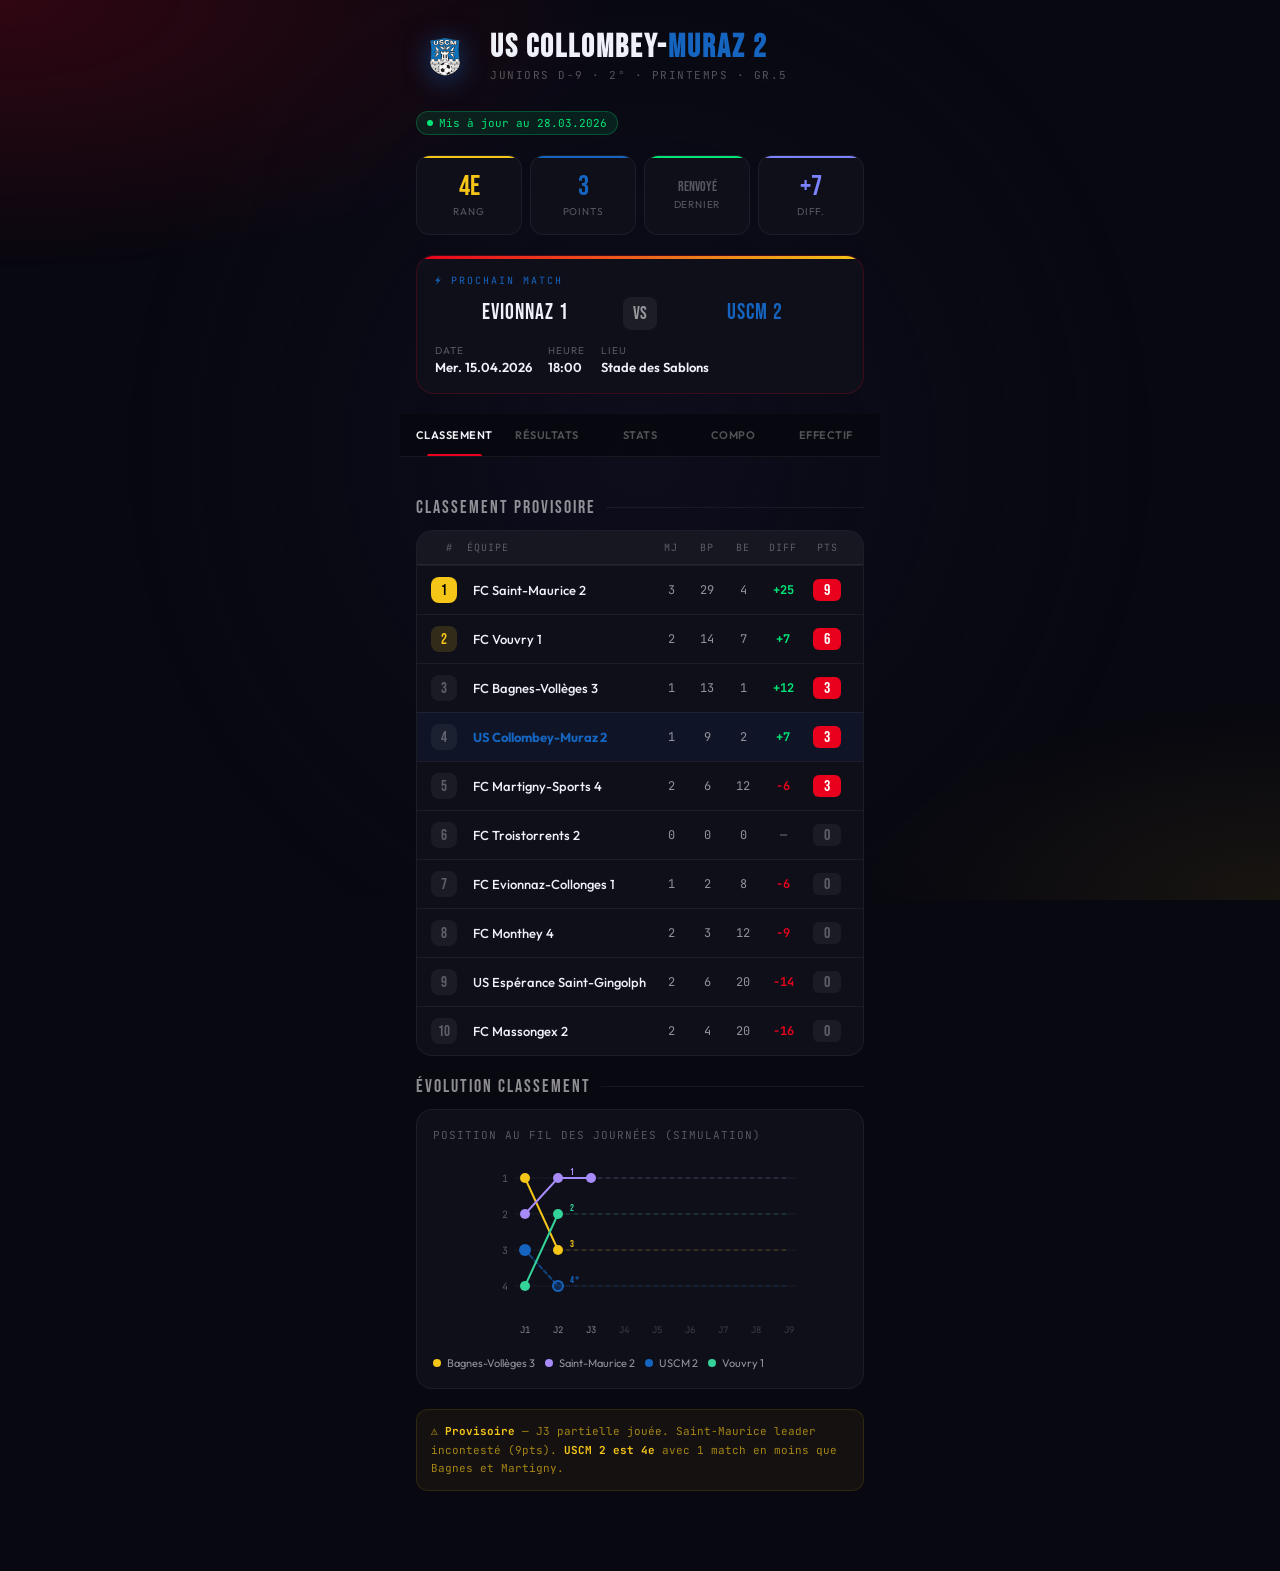
<file: Index.html.html>
<!DOCTYPE html>
<html lang="fr">
<head>
<meta charset="UTF-8">
<meta name="viewport" content="width=device-width, initial-scale=1.0, maximum-scale=1.0">
<title>USCM 2 — Tableau de bord</title>
<link href="https://fonts.googleapis.com/css2?family=Bebas+Neue&family=Outfit:wght@300;400;500;600;700&family=JetBrains+Mono:wght@400;700&display=swap" rel="stylesheet">
<style>
:root {
  --red: #E8001D;
  --red-dim: rgba(232,0,29,0.15);
  --uscm: #1565C0;
  --uscm-dim: rgba(21,101,192,0.15);
  --uscm-glow: rgba(21,101,192,0.35);
  --gold: #F5C518;
  --green: #00E676;
  --dark: #080810;
  --card: #0F0F1A;
  --card2: #14141F;
  --border: rgba(255,255,255,0.06);
  --border2: rgba(255,255,255,0.1);
  --muted: rgba(255,255,255,0.3);
  --muted2: rgba(255,255,255,0.55);
  --white: #F0F0F8;
}

* { margin:0; padding:0; box-sizing:border-box; -webkit-tap-highlight-color: transparent; }

html { scroll-behavior: smooth; }

body {
  background: var(--dark);
  color: var(--white);
  font-family: 'Outfit', sans-serif;
  min-height: 100vh;
  overflow-x: hidden;
}

/* ── NOISE + BG ── */
body::before {
  content: '';
  position: fixed; inset: 0; z-index: 0;
  background:
    radial-gradient(ellipse 80% 50% at 0% 0%, rgba(232,0,29,0.18) 0%, transparent 60%),
    radial-gradient(ellipse 60% 40% at 100% 100%, rgba(245,197,24,0.07) 0%, transparent 55%),
    radial-gradient(ellipse 40% 60% at 50% 50%, rgba(14,14,30,0.9) 0%, transparent 100%);
  pointer-events: none;
}

/* ── CONTAINER ── */
.wrap {
  max-width: 480px;
  margin: 0 auto;
  padding: 0 0 80px;
  position: relative;
  z-index: 1;
}

/* ── NAV TABS ── */
.nav-tabs {
  position: sticky; top: 0; z-index: 100;
  background: rgba(8,8,16,0.92);
  backdrop-filter: blur(20px);
  border-bottom: 1px solid var(--border);
  display: flex;
  padding: 0 8px;
  gap: 0;
  justify-content: space-between;
}

.tab-btn {
  flex: 1;
  background: none;
  border: none;
  color: var(--muted);
  font-family: 'Outfit', sans-serif;
  font-size: 11px;
  font-weight: 600;
  letter-spacing: 0.5px;
  text-transform: uppercase;
  padding: 14px 4px;
  cursor: pointer;
  position: relative;
  transition: color 0.2s;
  text-align: center;
}

.tab-btn.active { color: var(--white); }

.tab-btn.active::after {
  content: '';
  position: absolute;
  bottom: 0; left: 20%; right: 20%;
  height: 2px;
  background: var(--red);
  border-radius: 2px 2px 0 0;
}

/* ── PANELS ── */
.panel { display: none; padding: 20px 16px 0; }
.panel.active { display: block; }

/* ── HERO ── */
.hero {
  padding: 28px 16px 0;
  animation: slideDown 0.5s ease both;
}

.hero-logo-img {
  width: 58px; height: 58px;
  object-fit: contain;
  flex-shrink: 0;
  filter: drop-shadow(0 4px 12px rgba(21,101,192,0.5));
  animation: pulse-badge 3s ease-in-out infinite;
}

.hero-top {
  display: flex;
  align-items: center;
  gap: 16px;
  margin-bottom: 24px;
}

.club-badge {
  width: 56px; height: 56px;
  background: linear-gradient(135deg, var(--uscm), #0d47a1);
  border-radius: 50%;
  display: flex; align-items: center; justify-content: center;
  font-family: 'Bebas Neue';
  font-size: 14px;
  letter-spacing: 0.5px;
  text-align: center;
  line-height: 1.2;
  flex-shrink: 0;
  box-shadow: 0 0 0 3px rgba(21,101,192,0.25), 0 8px 32px rgba(21,101,192,0.4);
  animation: pulse-badge 3s ease-in-out infinite;
}

@keyframes pulse-badge {
  0%, 100% { box-shadow: 0 0 0 3px rgba(21,101,192,0.25), 0 8px 32px rgba(21,101,192,0.4); }
  50% { box-shadow: 0 0 0 6px rgba(21,101,192,0.1), 0 8px 40px rgba(21,101,192,0.5); }
}

.hero-title h1 {
  font-family: 'Bebas Neue';
  font-size: 32px;
  letter-spacing: 2px;
  line-height: 1;
}
.hero-title h1 em { color: var(--uscm); font-style: normal; }
.hero-title p {
  font-size: 11px;
  color: var(--muted);
  letter-spacing: 1.5px;
  text-transform: uppercase;
  margin-top: 4px;
  font-family: 'JetBrains Mono';
}

/* ── LIVE BADGE ── */
.live-chip {
  display: inline-flex;
  align-items: center;
  gap: 6px;
  background: rgba(0,230,118,0.1);
  border: 1px solid rgba(0,230,118,0.25);
  border-radius: 20px;
  padding: 4px 10px;
  font-size: 11px;
  color: var(--green);
  font-family: 'JetBrains Mono';
  margin-bottom: 20px;
}

.live-dot {
  width: 6px; height: 6px;
  background: var(--green);
  border-radius: 50%;
  animation: blink 1.2s ease-in-out infinite;
}

@keyframes blink {
  0%, 100% { opacity: 1; }
  50% { opacity: 0.2; }
}

/* ── STAT PILLS ── */
.stat-pills {
  display: grid;
  grid-template-columns: repeat(4, 1fr);
  gap: 8px;
  margin-bottom: 20px;
}

.pill {
  background: var(--card);
  border: 1px solid var(--border);
  border-radius: 14px;
  padding: 14px 8px;
  text-align: center;
  position: relative;
  overflow: hidden;
  opacity: 0;
  transform: translateY(16px);
  transition: opacity 0.4s ease, transform 0.4s ease;
  display: flex;
  flex-direction: column;
  align-items: center;
  justify-content: center;
  min-height: 80px;
}

.pill.visible { opacity: 1; transform: translateY(0); }

.pill::before {
  content: '';
  position: absolute;
  top: 0; left: 0; right: 0;
  height: 2px;
}

.pill.p-rank::before { background: var(--gold); }
.pill.p-pts::before { background: var(--uscm); }
.pill.p-score::before { background: var(--green); }
.pill.p-diff::before { background: #7C83FF; }

.pill-val {
  font-family: 'Bebas Neue';
  font-size: 28px;
  line-height: 1;
  display: block;
}

.pill.p-rank .pill-val { color: var(--gold); }
.pill.p-pts .pill-val { color: var(--uscm); }
.pill.p-score .pill-val { color: var(--green); font-size: 20px; }
.pill.p-diff .pill-val { color: #7C83FF; }

.pill-label {
  font-size: 10px;
  color: var(--muted);
  text-transform: uppercase;
  letter-spacing: 0.8px;
  margin-top: 4px;
  display: block;
}

/* ── NEXT MATCH CARD ── */
.next-card {
  background: var(--card);
  border: 1px solid rgba(232,0,29,0.2);
  border-radius: 18px;
  padding: 18px;
  margin-bottom: 20px;
  position: relative;
  overflow: hidden;
  opacity: 0;
  transform: translateY(20px);
  transition: opacity 0.5s ease 0.2s, transform 0.5s ease 0.2s;
}

.next-card.visible { opacity: 1; transform: translateY(0); }

.next-card::before {
  content: '';
  position: absolute;
  top: 0; left: 0; right: 0;
  height: 3px;
  background: linear-gradient(90deg, var(--red), var(--gold), var(--red));
  background-size: 200% 100%;
  animation: shimmer 3s linear infinite;
}

@keyframes shimmer {
  0% { background-position: 200% 0; }
  100% { background-position: -200% 0; }
}

.next-label {
  font-size: 10px;
  color: var(--uscm);
  letter-spacing: 2px;
  text-transform: uppercase;
  font-family: 'JetBrains Mono';
  margin-bottom: 10px;
}

.next-vs {
  display: flex;
  align-items: center;
  justify-content: space-between;
  gap: 8px;
  margin-bottom: 14px;
}

.next-team {
  font-family: 'Bebas Neue';
  font-size: 20px;
  letter-spacing: 1px;
  line-height: 1.1;
  flex: 1;
}

.next-team.home { color: var(--uscm); font-size: 16px; white-space: nowrap; }

.next-vs-badge {
  background: rgba(255,255,255,0.06);
  border-radius: 8px;
  padding: 6px 10px;
  font-family: 'Bebas Neue';
  font-size: 18px;
  color: var(--muted2);
  flex-shrink: 0;
}

.next-meta {
  display: flex;
  gap: 16px;
  flex-wrap: wrap;
}

.next-meta-item { display: flex; flex-direction: column; gap: 2px; }
.next-meta-item span:first-child { font-size: 10px; color: var(--muted); text-transform: uppercase; letter-spacing: 1px; }
.next-meta-item span:last-child { font-size: 13px; font-weight: 600; }

/* ── SECTION HEADER ── */
.sh {
  display: flex;
  align-items: center;
  gap: 10px;
  margin-bottom: 12px;
  margin-top: 4px;
}

.sh-title {
  font-family: 'Bebas Neue';
  font-size: 18px;
  letter-spacing: 2px;
  color: var(--muted2);
}

.sh-line { flex: 1; height: 1px; background: var(--border); }

/* ── CLASSEMENT TABLE ── */
.rank-table {
  background: var(--card);
  border: 1px solid var(--border);
  border-radius: 16px;
  overflow: hidden;
  margin-bottom: 20px;
}

.rank-table-head {
  display: grid;
  grid-template-columns: 36px 1fr 36px 36px 36px 44px 44px;
  gap: 0;
  padding: 10px 14px;
  background: rgba(255,255,255,0.03);
  border-bottom: 1px solid var(--border);
}

.rank-table-head span {
  font-size: 10px;
  font-family: 'JetBrains Mono';
  color: var(--muted);
  letter-spacing: 1px;
  text-transform: uppercase;
  text-align: center;
}

.rank-table-head span:nth-child(2) { text-align: left; }

.rank-row {
  display: grid;
  grid-template-columns: 36px 1fr 36px 36px 36px 44px 44px;
  align-items: center;
  padding: 11px 14px;
  border-top: 1px solid var(--border);
  opacity: 0;
  transform: translateX(-12px);
  transition: opacity 0.35s ease, transform 0.35s ease, background 0.15s;
}

.rank-row:first-child { border-top: none; }
.rank-row.visible { opacity: 1; transform: translateX(0); }
.rank-row:hover { background: rgba(255,255,255,0.03); }
.rank-row.uscm { background: rgba(21,101,192,0.07); }
.rank-row.uscm:hover { background: rgba(21,101,192,0.1); }

.rk-num {
  width: 26px; height: 26px;
  border-radius: 8px;
  display: flex; align-items: center; justify-content: center;
  font-family: 'Bebas Neue';
  font-size: 15px;
}

.rk-1 { background: var(--gold); color: #000; }
.rk-2 { background: rgba(245,197,24,0.15); color: var(--gold); }
.rk-3 { background: rgba(21,101,192,0.2); color: var(--uscm); }
.rk-n { background: rgba(255,255,255,0.05); color: var(--muted); }

.rk-name { font-size: 13px; font-weight: 500; padding: 0 6px; }
.rk-name.uscm-name { color: var(--uscm); font-weight: 700; white-space: nowrap; font-size: 13px; }

.rk-num-cell {
  font-size: 12px;
  font-family: 'JetBrains Mono';
  color: var(--muted2);
  text-align: center;
}

.rk-diff {
  font-size: 12px;
  font-family: 'JetBrains Mono';
  font-weight: 700;
  text-align: center;
}

.rk-diff.pos { color: var(--green); }
.rk-diff.neg { color: var(--red); }
.rk-diff.zero { color: var(--muted); }

.rk-pts {
  text-align: center;
}

.pts-pill {
  display: inline-flex;
  align-items: center;
  justify-content: center;
  width: 28px; height: 22px;
  border-radius: 6px;
  font-family: 'Bebas Neue';
  font-size: 16px;
}

.pts-pill.has { background: var(--red); color: #fff; }
.pts-pill.zero { background: rgba(255,255,255,0.05); color: var(--muted); }

/* ── RÉSULTATS ── */
.results-list { display: flex; flex-direction: column; gap: 10px; margin-bottom: 20px; }

.result-card {
  background: var(--card);
  border: 1px solid var(--border);
  border-radius: 14px;
  padding: 14px 16px;
  display: flex;
  align-items: center;
  gap: 12px;
  opacity: 0;
  transform: translateY(16px);
  transition: opacity 0.4s ease, transform 0.4s ease;
  position: relative;
  overflow: hidden;
}

.result-card.visible { opacity: 1; transform: translateY(0); }
.result-card.win { border-left: 3px solid var(--green); }

.result-card.win::after {
  content: '';
  position: absolute;
  top: 0; left: 0; bottom: 0;
  width: 100%;
  background: linear-gradient(90deg, rgba(0,230,118,0.05), transparent 40%);
  pointer-events: none;
}

.rc-date {
  font-family: 'JetBrains Mono';
  font-size: 10px;
  color: var(--muted);
  line-height: 1.5;
  min-width: 44px;
}

.rc-teams { flex: 1; }
.rc-teams .home { font-size: 13px; font-weight: 600; }
.rc-teams .away { font-size: 13px; font-weight: 600; }
.rc-teams .uscm-t { color: var(--uscm); }

.rc-score {
  font-family: 'Bebas Neue';
  font-size: 26px;
  letter-spacing: 1px;
  min-width: 56px;
  text-align: right;
  line-height: 1;
}

.rc-score.win-score { color: var(--green); }

.rc-badge {
  font-size: 9px;
  font-family: 'JetBrains Mono';
  font-weight: 700;
  padding: 3px 7px;
  border-radius: 5px;
  margin-top: 4px;
  display: inline-block;
}

.badge-win { background: rgba(0,230,118,0.12); color: var(--green); }
.badge-other { background: rgba(255,255,255,0.05); color: var(--muted); }
.badge-other { background: rgba(255,255,255,0.05); color: var(--muted); }

/* ── GRAPHIQUE ÉVOLUTION ── */
.chart-wrap {
  background: var(--card);
  border: 1px solid var(--border);
  border-radius: 16px;
  padding: 18px 16px;
  margin-bottom: 20px;
  opacity: 0;
  transition: opacity 0.6s ease 0.3s;
}

.chart-wrap.visible { opacity: 1; }

.chart-title {
  font-size: 11px;
  font-family: 'JetBrains Mono';
  color: var(--muted);
  letter-spacing: 1px;
  text-transform: uppercase;
  margin-bottom: 16px;
}

.chart-svg-wrap { width: 100%; overflow: hidden; }

svg.rank-chart { width: 100%; height: 180px; overflow: visible; }

.chart-legend {
  display: flex;
  flex-wrap: wrap;
  gap: 10px;
  margin-top: 14px;
}

.legend-item {
  display: flex;
  align-items: center;
  gap: 6px;
  font-size: 11px;
  color: var(--muted2);
}

.legend-dot {
  width: 8px; height: 8px;
  border-radius: 50%;
  flex-shrink: 0;
}

/* ── BUTEURS ── */
.buteurs-list { display: flex; flex-direction: column; gap: 8px; margin-bottom: 20px; }

.buteur-card {
  background: var(--card);
  border: 1px solid var(--border);
  border-radius: 12px;
  padding: 12px 14px;
  display: flex;
  align-items: center;
  gap: 12px;
  opacity: 0;
  transform: translateX(16px);
  transition: opacity 0.35s ease, transform 0.35s ease;
}

.buteur-card.visible { opacity: 1; transform: translateX(0); }

.bt-rank {
  font-family: 'Bebas Neue';
  font-size: 22px;
  min-width: 24px;
  color: var(--muted);
}

.bt-rank.gold { color: var(--gold); }

.bt-info { flex: 1; }
.bt-name { font-size: 14px; font-weight: 600; }
.bt-team { font-size: 11px; color: var(--muted); margin-top: 1px; }
.bt-team.uscm-team { color: rgba(21,101,192,0.85); }

.bt-goals-wrap { display: flex; align-items: center; gap: 8px; }

.bt-num {
  font-family: 'Bebas Neue';
  font-size: 26px;
  line-height: 1;
  min-width: 20px;
  text-align: right;
}

.bt-num.gold { color: var(--gold); }

.bt-dots { display: flex; flex-direction: column; gap: 3px; }

.bt-dot {
  width: 6px; height: 6px;
  border-radius: 50%;
  background: var(--muted);
  transition: background 0.2s;
}

.bt-dot.on { background: var(--red); }
.bt-dot.on.gold-dot { background: var(--gold); }

/* ── USCM ZOOM ── */
.uscm-zoom {
  background: linear-gradient(135deg, rgba(21,101,192,0.1), rgba(21,101,192,0.03));
  border: 1px solid rgba(21,101,192,0.25);
  border-radius: 16px;
  padding: 18px;
  margin-bottom: 20px;
}

.uscm-zoom-title {
  font-family: 'Bebas Neue';
  font-size: 18px;
  letter-spacing: 2px;
  color: var(--red);
  margin-bottom: 14px;
  display: flex;
  align-items: center;
  gap: 8px;
}

.uscm-chips { display: flex; flex-wrap: wrap; gap: 8px; }

.uscm-chip {
  background: rgba(255,255,255,0.05);
  border: 1px solid var(--border2);
  border-radius: 10px;
  padding: 7px 12px;
  font-size: 13px;
  display: flex;
  align-items: center;
  gap: 6px;
}

.uscm-chip .goals-count {
  font-family: 'Bebas Neue';
  font-size: 20px;
  color: var(--red);
  line-height: 1;
}

.uscm-chip .goals-count.top { color: var(--gold); }

/* ── NOTE ── */
.note {
  background: rgba(245,197,24,0.05);
  border: 1px solid rgba(245,197,24,0.12);
  border-radius: 12px;
  padding: 12px 14px;
  font-size: 11px;
  font-family: 'JetBrains Mono';
  color: rgba(245,197,24,0.65);
  line-height: 1.7;
}

.note strong { color: var(--gold); }

/* ── ANIMATIONS ── */
@keyframes slideDown {
  from { opacity: 0; transform: translateY(-20px); }
  to { opacity: 1; transform: translateY(0); }
}

/* ── SCROLLBAR ── */
::-webkit-scrollbar { width: 4px; }
::-webkit-scrollbar-track { background: transparent; }
::-webkit-scrollbar-thumb { background: rgba(255,255,255,0.1); border-radius: 4px; }

/* MATCH SELECTOR */
.match-selector{display:flex;gap:8px;margin-bottom:18px;overflow-x:auto;padding-bottom:4px;scrollbar-width:none}
.match-selector::-webkit-scrollbar{display:none}
.match-chip{flex-shrink:0;background:var(--card);border:1px solid var(--border);border-radius:20px;padding:7px 16px;font-size:12px;font-family:"JetBrains Mono";color:var(--muted2);cursor:pointer;transition:all .2s;white-space:nowrap}
.match-chip.active{background:var(--uscm);border-color:var(--uscm);color:#fff}

/* FFF HEADER */
.fff-header{background:linear-gradient(135deg,rgba(21,101,192,0.22) 0%,rgba(14,14,40,0.97) 70%);border:1px solid rgba(21,101,192,0.25);border-radius:16px 16px 0 0;padding:14px 16px;display:flex;align-items:center;justify-content:space-between;gap:12px;position:relative;overflow:hidden}
.fff-header::before{content:"";position:absolute;top:0;left:0;right:0;height:3px;background:linear-gradient(90deg,var(--uscm),var(--gold),var(--uscm));background-size:200%;animation:shimmer 3s linear infinite}
.fff-header-left{flex:1}
.fff-label{font-family:"Bebas Neue";font-size:11px;letter-spacing:3px;color:rgba(21,101,192,0.9);margin-bottom:2px}
.fff-matchup{font-family:"Bebas Neue";font-size:18px;letter-spacing:1.5px;line-height:1.1;color:var(--white)}
.fff-date-tag{font-size:10px;font-family:"JetBrains Mono";color:var(--muted);margin-top:3px}
.fff-header-right{display:flex;align-items:center;gap:8px;flex-shrink:0}
.fff-logo{width:44px;height:44px;object-fit:contain;filter:drop-shadow(0 2px 10px rgba(21,101,192,0.4))}
.fff-score-logo { width:34px; height:34px; object-fit:contain; filter:drop-shadow(0 2px 6px rgba(0,0,0,0.5)); flex-shrink:0; }
.fff-score-hero{font-family:"Bebas Neue";font-size:36px;letter-spacing:1px;line-height:1;text-align:center}
.fff-away-s{color:var(--muted2)}
.fff-dash{color:var(--muted);font-size:28px;margin:0 3px}
.fff-score-win{color:var(--green)}

/* PITCH */
.fff-pitch{background:linear-gradient(180deg,#155228 0%,#1a6632 40%,#175e2c 100%);border-radius:0 0 16px 16px;border:1px solid rgba(255,255,255,0.07);border-top:none;padding:14px 8px 16px;position:relative;overflow:hidden;margin-bottom:10px}
.fff-stripes{position:absolute;inset:0;background:repeating-linear-gradient(180deg,transparent 0px,transparent 44px,rgba(0,0,0,0.07) 44px,rgba(0,0,0,0.07) 88px);pointer-events:none;z-index:0}
.fff-watermark{position:absolute;width:110px;height:110px;object-fit:contain;top:50%;left:50%;transform:translate(-50%,-50%);opacity:0.06;pointer-events:none;z-index:1}
.fff-bot-penalty{width:62%;margin:4px auto 0;height:28px;border:1.5px solid rgba(255,255,255,0.15);border-bottom:none;border-radius:8px 8px 0 0;position:relative;z-index:2}
.fff-bot-goal-area{width:50%;margin:0 auto;height:8px;border:1.5px solid rgba(255,255,255,0.25);border-top:none;border-radius:0 0 3px 3px;background:rgba(255,255,255,0.04);position:relative;z-index:2}
.fff-formation{position:absolute;bottom:14px;right:12px;background:rgba(245,197,24,0.1);border:1px solid rgba(245,197,24,0.28);border-radius:8px;padding:5px 10px;font-size:9px;font-family:"JetBrains Mono";color:var(--gold);text-align:center;line-height:1.3;z-index:10;text-transform:uppercase;letter-spacing:1px}
.fff-formation span{font-family:"Bebas Neue";font-size:18px;letter-spacing:2px;display:block}

/* PLAYER ROWS */
.fff-row{display:flex;justify-content:center;gap:0;position:relative;z-index:5;margin:10px 0}
.fff-row-att{margin-top:12px;justify-content:center}
.fff-row-gk{margin-bottom:8px;justify-content:center}

.fff-star-badge {
  position: absolute;
  top: -6px; left: -6px;
  min-width: 22px; height: 22px;
  padding: 0 5px;
  background: var(--uscm);
  border-radius: 11px;
  display: flex; align-items: center; justify-content: center;
  gap: 2px;
  font-size: 10px;
  color: #fff;
  font-weight: 900;
  box-shadow: 0 2px 6px rgba(0,0,0,0.45);
  z-index: 12;
  line-height: 1;
}
.fff-star-badge.gold-star {
  background: var(--gold);
  color: #000;
  min-width: 24px; height: 24px;
  font-size: 11px;
  top: -7px; left: -7px;
}
.fff-star-n { font-family: "JetBrains Mono"; font-size: 9px; font-weight: 700; }
.gold-star .fff-star-n { font-size: 10px; }

.fff-player{display:flex;flex-direction:column;align-items:center;gap:0;opacity:0;transform:translateY(18px) scale(0.9);animation:fffPop .5s cubic-bezier(0.34,1.56,0.64,1) forwards;flex:1;max-width:80px}
@keyframes fffPop{to{opacity:1;transform:translateY(0) scale(1)}}
.fff-player:active .fff-avatar{transform:scale(0.92)}

.fff-avatar{width:56px;height:56px;border-radius:50%;position:relative;display:flex;align-items:center;justify-content:center;transition:transform .2s}
.fff-row-att .fff-avatar,.fff-row-gk .fff-avatar{width:62px;height:62px}
.fff-avatar-inner{width:100%;height:100%;border-radius:50%;display:flex;align-items:center;justify-content:center;font-size:20px;border:2px solid rgba(255,255,255,0.12)}
.att-av .fff-avatar-inner{background:linear-gradient(145deg,#1a6fcc,#0d47a1);box-shadow:0 4px 14px rgba(21,101,192,0.45)}
.mil-av .fff-avatar-inner{background:linear-gradient(145deg,#1a6fcc,#0d47a1);box-shadow:0 4px 14px rgba(21,101,192,0.45)}
.def-av .fff-avatar-inner{background:linear-gradient(145deg,#1a6fcc,#0d47a1);box-shadow:0 4px 14px rgba(21,101,192,0.45)}
.gk-av .fff-avatar-inner{background:linear-gradient(145deg,#1b8a3a,#0f5c24);box-shadow:0 4px 16px rgba(27,138,58,0.5)}

.scorer .fff-avatar::after{content:"";position:absolute;inset:-4px;border-radius:50%;border:2px solid rgba(21,101,192,0.5);animation:fffRing 2s ease-in-out infinite}
@keyframes fffRing{0%,100%{transform:scale(1);opacity:.6}50%{transform:scale(1.12);opacity:.1}}
.scorer .fff-avatar-inner{border-color:rgba(21,101,192,0.4)}

.gold-player .fff-avatar-inner{border-color:var(--gold)!important;box-shadow:0 0 22px rgba(245,197,24,0.45),0 4px 14px rgba(14,112,72,0.4)!important}
.gold-player .fff-avatar::after{border-color:var(--gold);animation-duration:1.5s}

.fff-nameplate{background:rgba(8,8,20,0.85);border-top:2px solid rgba(255,255,255,0.12);border-radius:0 0 6px 6px;padding:3px 8px;font-size:10px;font-weight:700;letter-spacing:.5px;text-transform:uppercase;white-space:nowrap;max-width:70px;overflow:hidden;text-overflow:ellipsis;margin-top:-2px;text-align:center;color:#fff}
.uscm-plate{border-top-color:var(--uscm);color:#fff}
.gold-plate{border-top-color:var(--gold);color:var(--gold)}
.gk-plate{border-top-color:#1b8a3a;color:#fff}
.fff-disc-pos { font-family: 'JetBrains Mono'; font-size: 11px; font-weight: 800; color: rgba(255,255,255,0.85); letter-spacing: 0.5px; }
.fff-gk-ring{position:absolute;inset:-4px;border-radius:50%;border:2px solid rgba(27,138,58,0.5);animation:fffRing 2.5s ease-in-out infinite}

.fff-subs{background:var(--card);border:1px solid var(--border);border-radius:14px;padding:12px 14px;margin-bottom:8px}
.fff-subs-title{font-size:10px;font-family:"JetBrains Mono";color:var(--muted);text-transform:uppercase;letter-spacing:1.5px;margin-bottom:10px;display:flex;align-items:center;gap:6px}
.fff-subs-row{display:flex;flex-wrap:wrap;gap:8px}
.fff-sub{display:flex;align-items:center;gap:8px;background:rgba(21,101,192,0.06);border:1px solid rgba(21,101,192,0.25);border-radius:10px;padding:8px 12px;flex:1;min-width:100px}
.scorer-sub{border-color:rgba(21,101,192,0.25);background:rgba(21,101,192,0.06)}
.fff-sub-info{flex:1}
.fff-sub-name{font-size:13px;font-weight:600}
.fff-sub-goal{font-size:13px;color:var(--gold);font-family:"JetBrains Mono";font-weight:700}

/* ══ EFFECTIF ══ */
.eff-wrap { background: var(--card); border: 1px solid var(--border); border-radius: 16px; overflow: hidden; margin-bottom: 20px; }
.eff-header { display: flex; justify-content: space-between; align-items: center; padding: 12px 16px; background: rgba(21,101,192,0.08); border-bottom: 1px solid var(--border); }
.eff-count { font-family: 'Bebas Neue'; font-size: 18px; letter-spacing: 1px; color: var(--uscm); }
.eff-season { font-size: 11px; font-family: 'JetBrains Mono'; color: var(--muted); }
.eff-row { display: flex; align-items: center; gap: 14px; padding: 12px 16px; border-top: 1px solid var(--border); transition: background 0.15s; }
.eff-row:first-of-type { border-top: none; }
.eff-row:hover { background: rgba(255,255,255,0.03); }
.eff-avatar { width: 38px; height: 38px; border-radius: 50%; background: linear-gradient(145deg, #1a6fcc, #0d47a1); border: 1.5px solid rgba(21,101,192,0.4); display: flex; align-items: center; justify-content: center; font-family: 'Bebas Neue'; font-size: 17px; color: rgba(255,255,255,0.85); flex-shrink: 0; }
.eff-info { flex: 1; }
.eff-name { font-size: 14px; font-weight: 600; margin-bottom: 2px; }
.eff-prenom { color: var(--white); }
.eff-nom { color: var(--muted2); font-weight: 400; }
.eff-meta { font-size: 11px; font-family: 'JetBrains Mono'; color: var(--muted); }
.eff-coaches-bar { padding: 8px 16px; background: rgba(255,255,255,0.03); border-top: 1px solid var(--border); }
.eff-coaches-label { font-size: 10px; font-family: "JetBrains Mono"; color: var(--muted); text-transform: uppercase; letter-spacing: 1.5px; }
.coach-av { background: linear-gradient(145deg, #2d6a2d, #1a4a1a) !important; }

@keyframes growBar{from{width:0}}

</style>
</head>
<body>

<div class="wrap">

  <!-- HERO -->
  <div class="hero">
    <div class="hero-top">
      <img src="[data-uri]" class="hero-logo-img" alt="USCM"/>
      <div class="hero-title">
        <h1>US Collombey-<em>Muraz 2</em></h1>
        <p>Juniors D-9 · 2° · Printemps · Gr.5</p>
      </div>
    </div>
    <div class="live-chip">
      <span class="live-dot"></span>
      Mis à jour au 28.03.2026
    </div>

    <!-- STAT PILLS -->
    <div class="stat-pills">
      <div class="pill p-rank"><span class="pill-val">4e</span><span class="pill-label">Rang</span></div>
      <div class="pill p-pts"><span class="pill-val">3</span><span class="pill-label">Points</span></div>
      <div class="pill p-score"><span class="pill-val" style="font-size:14px;color:var(--muted)">Renvoyé</span><span class="pill-label">Dernier</span></div>
      <div class="pill p-diff"><span class="pill-val">+7</span><span class="pill-label">Diff.</span></div>
    </div>

    <!-- NEXT MATCH -->
    <div class="next-card">
      <div class="next-label">⚡ Prochain match</div>
      <div class="next-vs">
        <div class="next-team" style="flex:1;text-align:center;font-size:22px">Evionnaz 1</div>
        <div class="next-vs-badge">VS</div>
        <div class="next-team home" style="flex:1;text-align:center;font-size:22px">USCM 2</div>
      </div>
      <div class="next-meta">
        <div class="next-meta-item"><span>Date</span><span>Mer. 15.04.2026</span></div>
        <div class="next-meta-item"><span>Heure</span><span>18:00</span></div>
        <div class="next-meta-item"><span>Lieu</span><span>Stade des Sablons</span></div>
      </div>
    </div>
  </div>

  <!-- TABS -->
  <div class="nav-tabs">
    <button class="tab-btn active" onclick="showTab('classement', this)">Classement</button>
    <button class="tab-btn" onclick="showTab('resultats', this)">Résultats</button>
    <button class="tab-btn" onclick="showTab('buteurs', this)">Stats</button>
    <button class="tab-btn" onclick="showTab('compo', this)">Compo</button>
    <button class="tab-btn" onclick="showTab('contingent', this)">Effectif</button>
  </div>

  <!-- ═══════════ TAB: CLASSEMENT ═══════════ -->
  <div class="panel active" id="tab-classement">

    <div class="sh" style="margin-top:20px"><span class="sh-title">Classement provisoire</span><span class="sh-line"></span></div>

    <div class="rank-table">
      <div class="rank-table-head">
        <span>#</span><span>Équipe</span><span class="num">MJ</span><span class="num">BP</span><span class="num">BE</span><span class="num">Diff</span><span class="num">Pts</span>
      </div>
      <!-- rows -->
        <div class="rank-row" style="transition-delay:0.05s;">
          <div class="rk-num rk-1">1</div>
          <div class="rk-name">FC Saint-Maurice 2</div>
          <div class="rk-num-cell">3</div>
          <div class="rk-num-cell">29</div>
          <div class="rk-num-cell">4</div>
          <div class="rk-diff pos">+25</div>
          <div class="rk-pts"><span class="pts-pill has">9</span></div>
        </div>
        <div class="rank-row" style="transition-delay:0.10s;">
          <div class="rk-num rk-2">2</div>
          <div class="rk-name">FC Vouvry 1</div>
          <div class="rk-num-cell">2</div>
          <div class="rk-num-cell">14</div>
          <div class="rk-num-cell">7</div>
          <div class="rk-diff pos">+7</div>
          <div class="rk-pts"><span class="pts-pill has">6</span></div>
        </div>
        <div class="rank-row" style="transition-delay:0.15s;">
          <div class="rk-num rk-n">3</div>
          <div class="rk-name">FC Bagnes-Vollèges 3</div>
          <div class="rk-num-cell">1</div>
          <div class="rk-num-cell">13</div>
          <div class="rk-num-cell">1</div>
          <div class="rk-diff pos">+12</div>
          <div class="rk-pts"><span class="pts-pill has">3</span></div>
        </div>
        <div class="rank-row uscm" style="transition-delay:0.20s;">
          <div class="rk-num rk-n">4</div>
          <div class="rk-name uscm-name">US Collombey-Muraz 2</div>
          <div class="rk-num-cell">1</div>
          <div class="rk-num-cell">9</div>
          <div class="rk-num-cell">2</div>
          <div class="rk-diff pos">+7</div>
          <div class="rk-pts"><span class="pts-pill has">3</span></div>
        </div>
        <div class="rank-row" style="transition-delay:0.25s;">
          <div class="rk-num rk-n">5</div>
          <div class="rk-name">FC Martigny-Sports 4</div>
          <div class="rk-num-cell">2</div>
          <div class="rk-num-cell">6</div>
          <div class="rk-num-cell">12</div>
          <div class="rk-diff neg">-6</div>
          <div class="rk-pts"><span class="pts-pill has">3</span></div>
        </div>
        <div class="rank-row" style="transition-delay:0.30s;">
          <div class="rk-num rk-n">6</div>
          <div class="rk-name">FC Troistorrents 2</div>
          <div class="rk-num-cell">0</div>
          <div class="rk-num-cell">0</div>
          <div class="rk-num-cell">0</div>
          <div class="rk-diff zero">—</div>
          <div class="rk-pts"><span class="pts-pill zero">0</span></div>
        </div>
        <div class="rank-row" style="transition-delay:0.35s;">
          <div class="rk-num rk-n">7</div>
          <div class="rk-name">FC Evionnaz-Collonges 1</div>
          <div class="rk-num-cell">1</div>
          <div class="rk-num-cell">2</div>
          <div class="rk-num-cell">8</div>
          <div class="rk-diff neg">-6</div>
          <div class="rk-pts"><span class="pts-pill zero">0</span></div>
        </div>
        <div class="rank-row" style="transition-delay:0.40s;">
          <div class="rk-num rk-n">8</div>
          <div class="rk-name">FC Monthey 4</div>
          <div class="rk-num-cell">2</div>
          <div class="rk-num-cell">3</div>
          <div class="rk-num-cell">12</div>
          <div class="rk-diff neg">-9</div>
          <div class="rk-pts"><span class="pts-pill zero">0</span></div>
        </div>
        <div class="rank-row" style="transition-delay:0.45s;">
          <div class="rk-num rk-n">9</div>
          <div class="rk-name">US Espérance Saint-Gingolph</div>
          <div class="rk-num-cell">2</div>
          <div class="rk-num-cell">6</div>
          <div class="rk-num-cell">20</div>
          <div class="rk-diff neg">-14</div>
          <div class="rk-pts"><span class="pts-pill zero">0</span></div>
        </div>
        <div class="rank-row" style="transition-delay:0.50s;">
          <div class="rk-num rk-n">10</div>
          <div class="rk-name">FC Massongex 2</div>
          <div class="rk-num-cell">2</div>
          <div class="rk-num-cell">4</div>
          <div class="rk-num-cell">20</div>
          <div class="rk-diff neg">-16</div>
          <div class="rk-pts"><span class="pts-pill zero">0</span></div>
        </div>

    </div>

    <!-- GRAPHIQUE ÉVOLUTION -->
    <div class="sh"><span class="sh-title">Évolution classement</span><span class="sh-line"></span></div>

    <div class="chart-wrap" id="chartWrap">
      <div class="chart-title">Position au fil des journées (simulation)</div>
      <div class="chart-svg-wrap">
        <svg class="rank-chart" viewBox="0 0 340 180" id="rankSvg">
          <!-- Grid horizontales -->
          <line x1="44" y1="20"  x2="326" y2="20"  stroke="rgba(255,255,255,0.05)" stroke-width="1"/>
          <line x1="44" y1="56"  x2="326" y2="56"  stroke="rgba(255,255,255,0.05)" stroke-width="1"/>
          <line x1="44" y1="92"  x2="326" y2="92"  stroke="rgba(255,255,255,0.05)" stroke-width="1"/>
          <line x1="44" y1="128" x2="326" y2="128" stroke="rgba(255,255,255,0.05)" stroke-width="1"/>

          <!-- Labels Y -->
          <text x="38" y="24"  fill="rgba(255,255,255,0.3)" font-size="10" font-family="JetBrains Mono" text-anchor="end">1</text>
          <text x="38" y="60"  fill="rgba(255,255,255,0.3)" font-size="10" font-family="JetBrains Mono" text-anchor="end">2</text>
          <text x="38" y="96"  fill="rgba(255,255,255,0.3)" font-size="10" font-family="JetBrains Mono" text-anchor="end">3</text>
          <text x="38" y="132" fill="rgba(255,255,255,0.3)" font-size="10" font-family="JetBrains Mono" text-anchor="end">4</text>

          <!-- Labels X -->
          <text x="55"  y="175" fill="rgba(255,255,255,0.5)" font-size="9" font-family="JetBrains Mono" text-anchor="middle">J1</text>
          <text x="88"  y="175" fill="rgba(255,255,255,0.5)" font-size="9" font-family="JetBrains Mono" text-anchor="middle">J2</text>
          <text x="121" y="175" fill="rgba(255,255,255,0.5)" font-size="9" font-family="JetBrains Mono" text-anchor="middle">J3</text>
          <text x="154" y="175" fill="rgba(255,255,255,0.2)" font-size="9" font-family="JetBrains Mono" text-anchor="middle">J4</text>
          <text x="187" y="175" fill="rgba(255,255,255,0.2)" font-size="9" font-family="JetBrains Mono" text-anchor="middle">J5</text>
          <text x="220" y="175" fill="rgba(255,255,255,0.2)" font-size="9" font-family="JetBrains Mono" text-anchor="middle">J6</text>
          <text x="253" y="175" fill="rgba(255,255,255,0.2)" font-size="9" font-family="JetBrains Mono" text-anchor="middle">J7</text>
          <text x="286" y="175" fill="rgba(255,255,255,0.2)" font-size="9" font-family="JetBrains Mono" text-anchor="middle">J8</text>
          <text x="319" y="175" fill="rgba(255,255,255,0.2)" font-size="9" font-family="JetBrains Mono" text-anchor="middle">J9</text>

          <!-- Lignes réelles J1→J2 -->
          <!-- Bagnes: J1=1(y20), J2=3(y92) -->
          <path d="M55,20 L88,92" stroke="#F5C518" stroke-width="2" fill="none" stroke-linecap="round"/>
          <!-- Saint-Maurice: J1=2(y56), J2=1(y20) -->
          <path d="M55,56 L88,20 L121,20" stroke="#a78bfa" stroke-width="2" fill="none" stroke-linecap="round"/>
          <!-- USCM: J1=3(y92), J2=4(y128) match renvoyé → pointillé -->
          <path d="M55,92 L88,128" stroke="var(--uscm)" stroke-width="2" fill="none" stroke-linecap="round" stroke-dasharray="4,3" opacity="0.6"/>
          <!-- Vouvry: J1=4(y128), J2=2(y56) -->
          <path d="M55,128 L88,56" stroke="#34d399" stroke-width="2" fill="none" stroke-linecap="round"/>

          <!-- Projections pointillées depuis J2 -->
          <path d="M88,92  L319,92"  stroke="#F5C518"     stroke-width="1.5" fill="none" stroke-dasharray="4,4" opacity="0.2"/>
          <path d="M88,20  L319,20"  stroke="#a78bfa"     stroke-width="1.5" fill="none" stroke-dasharray="4,4" opacity="0.2"/>
          <path d="M88,128 L319,128" stroke="var(--uscm)" stroke-width="1.5" fill="none" stroke-dasharray="4,4" opacity="0.2"/>
          <path d="M88,56  L319,56"  stroke="#34d399"     stroke-width="1.5" fill="none" stroke-dasharray="4,4" opacity="0.2"/>

          <!-- Points J1 -->
          <circle cx="55" cy="20"  r="5" fill="#F5C518"/>
          <circle cx="55" cy="56"  r="5" fill="#a78bfa"/>
          <circle cx="55" cy="92"  r="6" fill="var(--uscm)"/>
          <circle cx="55" cy="128" r="5" fill="#34d399"/>

          <!-- Points J2 -->
          <circle cx="88" cy="92"  r="5" fill="#F5C518"/>
          <circle cx="88" cy="20"  r="5" fill="#a78bfa"/>
          <circle cx="121" cy="20" r="5" fill="#a78bfa"/>
          <circle cx="88" cy="128" r="5" fill="var(--uscm)" stroke="var(--uscm)" stroke-width="2" fill-opacity="0.3"/>
          <circle cx="88" cy="56"  r="5" fill="#34d399"/>

          <!-- Labels rang à J2 -->
          <text x="100" y="89"  fill="#F5C518"     font-size="10" font-family="Bebas Neue" letter-spacing="1">3</text>
          <text x="100" y="17"  fill="#a78bfa"     font-size="10" font-family="Bebas Neue" letter-spacing="1">1</text>
          <text x="100" y="125" fill="var(--uscm)" font-size="10" font-family="Bebas Neue" letter-spacing="1">4*</text>
          <text x="100" y="53"  fill="#34d399"     font-size="10" font-family="Bebas Neue" letter-spacing="1">2</text>
        </svg>
      </div>
      <div class="chart-legend">
        <div class="legend-item"><div class="legend-dot" style="background:#F5C518"></div>Bagnes-Vollèges 3</div>
        <div class="legend-item"><div class="legend-dot" style="background:#a78bfa"></div>Saint-Maurice 2</div>
        <div class="legend-item"><div class="legend-dot" style="background:var(--uscm)"></div>USCM 2</div>
        <div class="legend-item"><div class="legend-dot" style="background:#34d399"></div>Vouvry 1</div>
      </div>
    </div>

    <div class="note">
      ⚠ <strong>Provisoire</strong> — J3 partielle jouée. Saint-Maurice leader incontesté (9pts). <strong>USCM 2 est 4e</strong> avec 1 match en moins que Bagnes et Martigny.
    </div>

  </div>

  <!-- ═══════════ TAB: RÉSULTATS ═══════════ -->
  <div class="panel" id="tab-resultats">

    <div class="sh" style="margin-top:20px"><span class="sh-title">Résultats journée 2</span><span class="sh-line"></span></div>
    <div class="results-list">
      <div class="result-card" style="opacity:1;transform:none;border-color:rgba(255,165,0,0.3);border-left:3px solid rgba(255,165,0,0.6)">
        <div class="rc-date">28.03<br>2026</div>
        <div class="rc-teams">
          <div class="home uscm-t">US Collombey-Muraz 2</div>
          <div class="away">FC Troistorrents 2</div>
        </div>
        <div>
          <div class="rc-score" style="color:rgba(255,165,0,0.8);font-size:14px;text-align:right">Reporté</div>
        </div>
      </div>
      <div class="result-card" style="opacity:1;transform:none;">
        <div class="rc-date">28.03<br>2026</div>
        <div class="rc-teams">
          <div class="home">FC Saint-Maurice 2</div>
          <div class="away">FC Massongex 2</div>
        </div>
        <div><div class="rc-score">7 – 3</div></div>
      </div>
      <div class="result-card" style="opacity:1;transform:none;">
        <div class="rc-date">28.03<br>2026</div>
        <div class="rc-teams">
          <div class="home">FC Vouvry 1</div>
          <div class="away">FC Evionnaz-Collonges 1</div>
        </div>
        <div><div class="rc-score">8 – 2</div></div>
      </div>
      <div class="result-card" style="opacity:1;transform:none;">
        <div class="rc-date">28.03<br>2026</div>
        <div class="rc-teams">
          <div class="home">FC Monthey 4</div>
          <div class="away">FC Martigny-Sports 4</div>
        </div>
        <div><div class="rc-score">3 – 4</div></div>
      </div>
    </div>

    <div class="sh"><span class="sh-title">Résultats journée 1</span><span class="sh-line"></span></div>
    <div class="results-list">
      <div class="result-card win" style="opacity:1;transform:none;">
        <div class="rc-date">21.03<br>2026</div>
        <div class="rc-teams">
          <div class="home">FC Martigny-Sports 4</div>
          <div class="away uscm-t">US Collombey-Muraz 2</div>
        </div>
        <div><div class="rc-score win-score">2 – 9</div></div>
      </div>
      <div class="result-card" style="opacity:1;transform:none;">
        <div class="rc-date">18.03<br>2026</div>
        <div class="rc-teams">
          <div class="home">FC Vouvry 1</div>
          <div class="away">US Espérance Saint-Gingolph</div>
        </div>
        <div><div class="rc-score">6 – 5</div></div>
      </div>
      <div class="result-card" style="opacity:1;transform:none;">
        <div class="rc-date">21.03<br>2026</div>
        <div class="rc-teams">
          <div class="home">FC Bagnes-Vollèges 3</div>
          <div class="away">FC Massongex 2</div>
        </div>
        <div><div class="rc-score">13 – 1</div></div>
      </div>
      <div class="result-card" style="opacity:1;transform:none;">
        <div class="rc-date">21.03<br>2026</div>
        <div class="rc-teams">
          <div class="home">FC Saint-Maurice 2</div>
          <div class="away">FC Monthey 4</div>
        </div>
        <div><div class="rc-score">8 – 0</div></div>
      </div>
    </div>

    <div class="sh"><span class="sh-title">À venir</span><span class="sh-line"></span></div>
    <div class="results-list">
      <div class="result-card" style="opacity:1;transform:none;border-color:rgba(255,165,0,0.3);border-left:3px solid rgba(255,165,0,0.6)">
        <div class="rc-date">?<br>2026</div>
        <div class="rc-teams">
          <div class="home uscm-t">US Collombey-Muraz 2</div>
          <div class="away">FC Troistorrents 2</div>
        </div>
        <div>
          <div class="rc-score" style="color:rgba(255,165,0,0.8);font-size:14px;text-align:right">Reporté</div>
          <span class="rc-badge" style="background:rgba(255,165,0,0.1);color:rgba(255,165,0,0.8)">J2 REPORTÉ</span>
        </div>
      </div>
      <div class="result-card" style="opacity:1;transform:none;border-color:rgba(21,101,192,0.3);border-left:3px solid var(--uscm)">
        <div class="rc-date">15.04<br>2026</div>
        <div class="rc-teams">
          <div class="home">FC Evionnaz-Collonges 1</div>
          <div class="away uscm-t">US Collombey-Muraz 2</div>
        </div>
        <div>
          <div class="rc-score" style="color:var(--muted);font-size:18px">18:00</div>
        </div>
      </div>
      <div class="result-card" style="opacity:1;transform:none;">
        <div class="rc-date">18.04<br>2026</div>
        <div class="rc-teams">
          <div class="home">FC Monthey 4</div>
          <div class="away uscm-t">US Collombey-Muraz 2</div>
        </div>
        <div><div class="rc-score" style="color:var(--muted);font-size:18px">15:00</div></div>
      </div>
      <div class="result-card" style="opacity:1;transform:none;border-color:rgba(21,101,192,0.3)">
        <div class="rc-date">25.04<br>2026</div>
        <div class="rc-teams">
          <div class="home uscm-t">US Collombey-Muraz 2</div>
          <div class="away">FC Massongex 2</div>
        </div>
        <div>
          <div class="rc-score" style="color:var(--muted);font-size:18px">10:30</div>
          <span class="rc-badge" style="background:rgba(21,101,192,0.12);color:var(--uscm)">DOMICILE</span>
        </div>
      </div>
      <div class="result-card" style="opacity:1;transform:none;">
        <div class="rc-date">02.05<br>2026</div>
        <div class="rc-teams">
          <div class="home">US Espérance Saint-Gingolph</div>
          <div class="away uscm-t">US Collombey-Muraz 2</div>
        </div>
        <div><div class="rc-score" style="color:var(--muted);font-size:18px">10:00</div></div>
      </div>
      <div class="result-card" style="opacity:1;transform:none;border-color:rgba(21,101,192,0.3)">
        <div class="rc-date">09.05<br>2026</div>
        <div class="rc-teams">
          <div class="home uscm-t">US Collombey-Muraz 2</div>
          <div class="away">FC Vouvry 1</div>
        </div>
        <div>
          <div class="rc-score" style="color:var(--muted);font-size:18px">13:30</div>
          <span class="rc-badge" style="background:rgba(21,101,192,0.12);color:var(--uscm)">DOMICILE</span>
        </div>
      </div>
      <div class="result-card" style="opacity:1;transform:none;">
        <div class="rc-date">16.05<br>2026</div>
        <div class="rc-teams">
          <div class="home">FC Bagnes-Vollèges 3</div>
          <div class="away uscm-t">US Collombey-Muraz 2</div>
        </div>
        <div><div class="rc-score" style="color:var(--muted);font-size:18px">14:00</div></div>
      </div>
      <div class="result-card" style="opacity:1;transform:none;border-color:rgba(21,101,192,0.3)">
        <div class="rc-date">23.05<br>2026</div>
        <div class="rc-teams">
          <div class="home uscm-t">US Collombey-Muraz 2</div>
          <div class="away">FC Saint-Maurice 2</div>
        </div>
        <div>
          <div class="rc-score" style="color:var(--muted);font-size:18px">10:30</div>
          <span class="rc-badge" style="background:rgba(21,101,192,0.12);color:var(--uscm)">DOMICILE</span>
        </div>
      </div>
    </div>

  </div>

  <!-- ═══════════ TAB: STATS (Buteurs + Stats + PD + CS) ═══════════ -->
  <div class="panel" id="tab-buteurs">

    <div class="sh" style="margin-top:20px"><span class="sh-title">Classement buteurs</span><span class="sh-line"></span></div>
    <div class="buteurs-list">
      <div class="buteur-card" style="border-color:rgba(245,197,24,0.2)">
        <div class="bt-rank gold">1</div>
        <div class="bt-info">
          <div class="bt-name">Francesco Koueviya</div>
          <div class="bt-team uscm-team">US Collombey-Muraz 2</div>
        </div>
        <div class="bt-goals-wrap">
          <div class="bt-dots"><div class="bt-dot on gold-dot"></div><div class="bt-dot on gold-dot"></div><div class="bt-dot on gold-dot"></div><div class="bt-dot on gold-dot"></div></div>
          <div class="bt-num gold">4</div>
        </div>
      </div>
      <div class="buteur-card" >
        <div class="bt-rank ">1</div>
        <div class="bt-info">
          <div class="bt-name">Yannis Martins</div>
          <div class="bt-team ">FC Vouvry 1</div>
        </div>
        <div class="bt-goals-wrap">
          <div class="bt-dots"><div class="bt-dot on"></div><div class="bt-dot on"></div><div class="bt-dot on"></div><div class="bt-dot on"></div></div>
          <div class="bt-num ">4</div>
        </div>
      </div>
      <div class="buteur-card" >
        <div class="bt-rank ">1</div>
        <div class="bt-info">
          <div class="bt-name">Tim Seiler</div>
          <div class="bt-team ">FC Vouvry 1</div>
        </div>
        <div class="bt-goals-wrap">
          <div class="bt-dots"><div class="bt-dot on"></div><div class="bt-dot on"></div><div class="bt-dot on"></div><div class="bt-dot on"></div></div>
          <div class="bt-num ">4</div>
        </div>
      </div>
      <div class="buteur-card" >
        <div class="bt-rank ">1</div>
        <div class="bt-info">
          <div class="bt-name">Pedro Henrique Reis Soares</div>
          <div class="bt-team ">FC Vouvry 1</div>
        </div>
        <div class="bt-goals-wrap">
          <div class="bt-dots"><div class="bt-dot on"></div><div class="bt-dot on"></div><div class="bt-dot on"></div><div class="bt-dot on"></div></div>
          <div class="bt-num ">4</div>
        </div>
      </div>
      <div class="buteur-card" >
        <div class="bt-rank ">5</div>
        <div class="bt-info">
          <div class="bt-name">Paul Pöschl</div>
          <div class="bt-team ">US Espérance Saint-Gingolph</div>
        </div>
        <div class="bt-goals-wrap">
          <div class="bt-dots"><div class="bt-dot on"></div><div class="bt-dot on"></div></div>
          <div class="bt-num ">2</div>
        </div>
      </div>
    </div>

    <div class="sh"><span class="sh-title">Buteurs USCM 2</span><span class="sh-line"></span></div>
    <div class="uscm-zoom" style="margin-bottom:20px;padding:14px">
      <div class="buteurs-list" style="margin-bottom:0">
        <div class="buteur-card" style="border-color:rgba(245,197,24,0.2)">
          <div class="bt-rank gold">1</div>
          <div class="bt-info">
            <div class="bt-name">Francesco Koueviya</div>
            <div class="bt-team uscm-team">US Collombey-Muraz 2</div>
          </div>
          <div class="bt-goals-wrap">
            <div class="bt-dots"><div class="bt-dot on gold-dot"></div><div class="bt-dot on gold-dot"></div><div class="bt-dot on gold-dot"></div><div class="bt-dot on gold-dot"></div></div>
            <div class="bt-num gold">4</div>
          </div>
        </div>
        <div class="buteur-card" >
          <div class="bt-rank ">2</div>
          <div class="bt-info">
            <div class="bt-name">Alexis Béboux</div>
            <div class="bt-team uscm-team">US Collombey-Muraz 2</div>
          </div>
          <div class="bt-goals-wrap">
            <div class="bt-dots"><div class="bt-dot on"></div></div>
            <div class="bt-num ">1</div>
          </div>
        </div>
        <div class="buteur-card" >
          <div class="bt-rank ">2</div>
          <div class="bt-info">
            <div class="bt-name">Ismet Ardijaj</div>
            <div class="bt-team uscm-team">US Collombey-Muraz 2</div>
          </div>
          <div class="bt-goals-wrap">
            <div class="bt-dots"><div class="bt-dot on"></div></div>
            <div class="bt-num ">1</div>
          </div>
        </div>
        <div class="buteur-card" >
          <div class="bt-rank ">2</div>
          <div class="bt-info">
            <div class="bt-name">Kauà Paôllo Lopes</div>
            <div class="bt-team uscm-team">US Collombey-Muraz 2</div>
          </div>
          <div class="bt-goals-wrap">
            <div class="bt-dots"><div class="bt-dot on"></div></div>
            <div class="bt-num ">1</div>
          </div>
        </div>
        <div class="buteur-card" >
          <div class="bt-rank ">2</div>
          <div class="bt-info">
            <div class="bt-name">Leandro Ventura Dos Santos</div>
            <div class="bt-team uscm-team">US Collombey-Muraz 2</div>
          </div>
          <div class="bt-goals-wrap">
            <div class="bt-dots"><div class="bt-dot on"></div></div>
            <div class="bt-num ">1</div>
          </div>
        </div>
        <div class="buteur-card" >
          <div class="bt-rank ">2</div>
          <div class="bt-info">
            <div class="bt-name">Santiago Elias Henchoz</div>
            <div class="bt-team uscm-team">US Collombey-Muraz 2</div>
          </div>
          <div class="bt-goals-wrap">
            <div class="bt-dots"><div class="bt-dot on"></div></div>
            <div class="bt-num ">1</div>
          </div>
        </div>
      </div>
    </div>

    <div class="sh"><span class="sh-title">Passes décisives</span><span class="sh-line"></span></div>
    <div class="uscm-zoom" style="margin-bottom:20px;padding:14px">
      <div class="buteurs-list" style="margin-bottom:0">
        <div class="buteur-card" style="border-color:rgba(124,131,255,0.2)">
          <div class="bt-rank" style="color:#7C83FF">1</div>
          <div class="bt-info">
            <div class="bt-name">Francesco Koueviya</div>
            <div class="bt-team uscm-team">US Collombey-Muraz 2</div>
          </div>
          <div class="bt-goals-wrap">
            <div class="bt-dots"><div class="bt-dot on" style="background:#7C83FF"></div><div class="bt-dot on" style="background:#7C83FF"></div><div class="bt-dot on" style="background:#7C83FF"></div></div>
            <div class="bt-num" style="color:#7C83FF">3</div>
          </div>
        </div>
        <div class="buteur-card" style="border-color:rgba(124,131,255,0.2)">
          <div class="bt-rank" style="color:#7C83FF">2</div>
          <div class="bt-info">
            <div class="bt-name">Alexis Béboux</div>
            <div class="bt-team uscm-team">US Collombey-Muraz 2</div>
          </div>
          <div class="bt-goals-wrap">
            <div class="bt-dots"><div class="bt-dot on" style="background:#7C83FF"></div></div>
            <div class="bt-num" style="color:#7C83FF">1</div>
          </div>
        </div>
      </div>
    </div>

    <div class="sh"><span class="sh-title">Clean sheet</span><span class="sh-line"></span></div>
    <div class="uscm-zoom" style="margin-bottom:20px;padding:14px">
      <div class="buteurs-list" style="margin-bottom:0">
        <div class="buteur-card" style="border-color:rgba(255,255,255,0.05)">
          <div class="bt-rank" style="color:var(--muted)">—</div>
          <div class="bt-info">
            <div class="bt-name">Aucun clean sheet</div>
            <div class="bt-team">Données J1 uniquement</div>
          </div>
          <div class="bt-goals-wrap">
            <div class="bt-num" style="color:var(--muted);font-size:14px">N/A</div>
          </div>
        </div>
      </div>
    </div>

    <div class="sh"><span class="sh-title">Statistiques équipe</span><span class="sh-line"></span></div>
    <div class="uscm-zoom" style="margin-bottom:20px;padding:18px">
      <div style="margin-bottom:18px">
        <div style="display:flex;justify-content:space-between;margin-bottom:6px">
          <span style="font-size:12px;color:var(--muted2);font-weight:600">Buts marqués</span>
          <span style="font-family:'Bebas Neue';font-size:18px;color:var(--green)">9</span>
        </div>
        <div style="background:rgba(255,255,255,0.06);border-radius:4px;height:6px;overflow:hidden">
          <div style="height:100%;width:69%;background:var(--green);border-radius:4px;animation:growBar 1s ease 0.5s both"></div>
        </div>
        <div style="font-size:10px;color:var(--muted);margin-top:4px;font-family:'JetBrains Mono'">2e meilleure attaque (1 match en moins)</div>
      </div>
      <div style="margin-bottom:18px">
        <div style="display:flex;justify-content:space-between;margin-bottom:6px">
          <span style="font-size:12px;color:var(--muted2);font-weight:600">Buts encaissés</span>
          <span style="font-family:'Bebas Neue';font-size:18px;color:var(--red)">2</span>
        </div>
        <div style="background:rgba(255,255,255,0.06);border-radius:4px;height:6px;overflow:hidden">
          <div style="height:100%;width:15%;background:var(--red);border-radius:4px;animation:growBar 1s ease 0.7s both"></div>
        </div>
        <div style="font-size:10px;color:var(--muted);margin-top:4px;font-family:'JetBrains Mono'">Meilleure défense du groupe</div>
      </div>
      <div>
        <div style="display:flex;justify-content:space-between;margin-bottom:6px">
          <span style="font-size:12px;color:var(--muted2);font-weight:600">Différence de buts</span>
          <span style="font-family:'Bebas Neue';font-size:18px;color:#7C83FF">+7</span>
        </div>
        <div style="background:rgba(255,255,255,0.06);border-radius:4px;height:6px;overflow:hidden">
          <div style="height:100%;width:58%;background:#7C83FF;border-radius:4px;animation:growBar 1s ease 0.9s both"></div>
        </div>
        <div style="font-size:10px;color:var(--muted);margin-top:4px;font-family:'JetBrains Mono'">2e meilleure diff. (1 match en moins)</div>
      </div>
    </div>

    <div class="sh"><span class="sh-title">Répartition buts USCM</span><span class="sh-line"></span></div>
    <div class="uscm-zoom" style="margin-bottom:20px;padding:18px">
      <svg viewBox="0 0 200 200" width="140" style="display:block;margin:0 auto 16px">
        <circle cx="100" cy="100" r="70" fill="none" stroke="#F5C518" stroke-width="28"
          stroke-dasharray="155 285" stroke-dashoffset="71" transform="rotate(-90 100 100)"/>
        <circle cx="100" cy="100" r="70" fill="none" stroke="var(--uscm)" stroke-width="28"
          stroke-dasharray="194 246" stroke-dashoffset="-84" transform="rotate(-90 100 100)"/>
        <text x="100" y="95" fill="var(--white)" font-size="28" font-family="Bebas Neue" text-anchor="middle">9</text>
        <text x="100" y="115" fill="var(--muted)" font-size="11" font-family="Outfit" text-anchor="middle">buts</text>
      </svg>
      <div style="display:flex;justify-content:center;gap:20px">
        <div style="display:flex;align-items:center;gap:6px;font-size:12px">
          <div style="width:10px;height:10px;border-radius:2px;background:var(--gold)"></div>Koueviya (4)
        </div>
        <div style="display:flex;align-items:center;gap:6px;font-size:12px">
          <div style="width:10px;height:10px;border-radius:2px;background:var(--uscm)"></div>5 autres joueurs
        </div>
      </div>
    </div>

    <div class="note">⚠ <strong>1 journée jouée (J2 reportée)</strong>. Stats basées sur le match Martigny-Sports 4 – USCM 2 (2–9) du 21.03.2026.</div>

  </div>

  <!-- ═══════════ TAB: COMPO ═══════════ -->
  <div class="panel" id="tab-compo">
    <div style="margin-top:20px"></div>
    <div class="match-selector">
      <div class="match-chip active" onclick="selectMatch(0,this)">J1 · 21.03 · Martigny</div>
      <div class="match-chip" onclick="selectMatch(1,this)">J2 · 28.03 · Troistorrents</div>
      <div class="match-chip" onclick="selectMatch(2,this)">J3 · 15.04 · Evionnaz</div>
    </div>
    <div id="compo-j1">

      <!-- HEADER FFF -->
      <div class="fff-header">
        <div class="fff-header-left">
          <div class="fff-label">COMPOSITION</div>
          <div class="fff-matchup">MARTIGNY 4 VS USCM 2</div>
          <div class="fff-date-tag">21.03.2026 · Déplacement</div>
        </div>
        <div class="fff-header-right">
          <img src="[data-uri]" class="fff-score-logo" alt="Martigny"/>
          <div class="fff-score-hero">
            <span class="fff-away-s">2</span><span class="fff-dash">–</span><span class="fff-score-win">9</span>
          </div>
          <img src="[data-uri]" class="fff-score-logo" alt="USCM"/>
        </div>
      </div>

      <!-- DEMI-TERRAIN -->
      <div class="fff-pitch">
        <div class="fff-stripes"></div>
        <img src="[data-uri]" class="fff-watermark" alt=""/>
        <div class="fff-bot-penalty"></div>
        <div class="fff-bot-goal-area"></div>
        <div class="fff-formation">SYSTÈME<br><span>4–3–1</span></div>

        <!-- ATT: Santiago -->
        <div class="fff-row fff-row-att">
          <div class="fff-player scorer" style="animation-delay:0s">
            <div class="fff-avatar att-av">
              <div class="fff-avatar-inner"><span class="fff-disc-pos">BU</span></div>
              <div class="fff-star-badge">★<span class="fff-star-n">1</span></div>
            </div>
            <div class="fff-nameplate uscm-plate" style="max-width:80px;">Santiago</div>
          </div>
        </div>

        <!-- MIL: Kauà(MG), Ismet(MC), Francesco(MD) -->
        <div class="fff-row fff-row-mil">
          <div class="fff-player scorer" style="animation-delay:0.06s">
            <div class="fff-avatar mil-av">
              <div class="fff-avatar-inner"><span class="fff-disc-pos">MG</span></div>
              <div class="fff-star-badge">★<span class="fff-star-n">1</span></div>
            </div>
            <div class="fff-nameplate uscm-plate">Kauà</div>
          </div>
          <div class="fff-player scorer" style="animation-delay:0.14s">
            <div class="fff-avatar mil-av">
              <div class="fff-avatar-inner"><span class="fff-disc-pos">MC</span></div>
              <div class="fff-star-badge">★<span class="fff-star-n">1</span></div>
            </div>
            <div class="fff-nameplate uscm-plate">Ismet</div>
          </div>
          <div class="fff-player scorer gold-player" style="animation-delay:0.22s">
            <div class="fff-avatar mil-av">
              <div class="fff-avatar-inner"><span class="fff-disc-pos" style="color:var(--gold);">MD</span></div>
              <div class="fff-star-badge gold-star">★<span class="fff-star-n">4</span></div>
            </div>
            <div class="fff-nameplate gold-plate" style="max-width:85px;">Francesco</div>
          </div>
        </div>

        <!-- DEF: Loris, Cory, Clément, Chadi -->
        <div class="fff-row fff-row-def">
          <div class="fff-player" style="animation-delay:0.05s">
            <div class="fff-avatar def-av"><div class="fff-avatar-inner"><span class="fff-disc-pos">DG</span></div></div>
            <div class="fff-nameplate">Loris</div>
          </div>
          <div class="fff-player" style="animation-delay:0.13s">
            <div class="fff-avatar def-av"><div class="fff-avatar-inner"><span class="fff-disc-pos">DC</span></div></div>
            <div class="fff-nameplate">Cory</div>
          </div>
          <div class="fff-player" style="animation-delay:0.21s">
            <div class="fff-avatar def-av"><div class="fff-avatar-inner"><span class="fff-disc-pos">DC</span></div></div>
            <div class="fff-nameplate">Clément</div>
          </div>
          <div class="fff-player" style="animation-delay:0.29s">
            <div class="fff-avatar def-av"><div class="fff-avatar-inner"><span class="fff-disc-pos">DD</span></div></div>
            <div class="fff-nameplate">Chadi</div>
          </div>
        </div>

        <!-- GK: Youness -->
        <div class="fff-row fff-row-gk">
          <div class="fff-player" style="animation-delay:0s">
            <div class="fff-avatar gk-av">
              <div class="fff-avatar-inner"><span class="fff-disc-pos">G</span></div>
              <div class="fff-gk-ring"></div>
            </div>
            <div class="fff-nameplate gk-plate">Youness</div>
          </div>
        </div>

      </div><!-- /fff-pitch -->

      <!-- REMPLAÇANTS -->
      <div class="fff-subs">
        <div class="fff-subs-title">
          <img src="[data-uri]" style="width:16px;height:16px;object-fit:contain;opacity:0.6;" alt=""/> Remplaçants
        </div>
        <div class="fff-subs-row">
          <div class="fff-sub scorer-sub">
            <div class="fff-sub-info"><div class="fff-sub-name">Alexis</div></div>
            <div class="fff-sub-goal">★ 1</div>
          </div>
          <div class="fff-sub scorer-sub">
            <div class="fff-sub-info"><div class="fff-sub-name">Leandro</div></div>
            <div class="fff-sub-goal">★ 1</div>
          </div>
          <div class="fff-sub">
            <div class="fff-sub-info"><div class="fff-sub-name">Léo</div></div>
          </div>
        </div>
      </div>

    </div>
    <div id="compo-j2" style="display:none">

      <!-- HEADER J2 -->
      <div class="fff-header">
        <div class="fff-header-left">
          <div class="fff-label" style="color:rgba(255,165,0,0.9)">REPORTÉ</div>
          <div class="fff-matchup">USCM 2 VS TROISTORRENTS 2</div>
          <div class="fff-date-tag">28.03.2026 · Domicile · Date à confirmer</div>
        </div>
        <div class="fff-header-right">
          <img src="[data-uri]" class="fff-score-logo" alt="USCM"/>
          <div class="fff-score-hero">
            <span class="fff-away-s" style="font-size:18px;letter-spacing:2px;color:rgba(255,165,0,0.8)">REPORTÉ</span>
          </div>
          <img src="[data-uri]" class="fff-score-logo" alt="Troistorrents"/>
        </div>
      </div>

      <!-- TERRAIN J2 -->
      <div class="fff-pitch">
        <div class="fff-stripes"></div>
        <img src="[data-uri]" class="fff-watermark" alt=""/>
        <div class="fff-bot-penalty"></div>
        <div class="fff-bot-goal-area"></div>
        <div class="fff-formation">SYSTÈME<br><span>4–3–1</span></div>

        <!-- ATT: Chadi (BU) -->
        <div class="fff-row fff-row-att">
          <div class="fff-player" style="animation-delay:0s">
            <div class="fff-avatar att-av">
              <div class="fff-avatar-inner"><span class="fff-disc-pos">BU</span></div>
            </div>
            <div class="fff-nameplate uscm-plate" style="max-width:80px;">Chadi</div>
          </div>
        </div>

        <!-- MIL: Leandro(MG), Ismet(MC), Francesco(MD) -->
        <div class="fff-row fff-row-mil">
          <div class="fff-player" style="animation-delay:0.06s">
            <div class="fff-avatar mil-av">
              <div class="fff-avatar-inner"><span class="fff-disc-pos">MG</span></div>
            </div>
            <div class="fff-nameplate uscm-plate">Leandro</div>
          </div>
          <div class="fff-player" style="animation-delay:0.14s">
            <div class="fff-avatar mil-av">
              <div class="fff-avatar-inner"><span class="fff-disc-pos">MC</span></div>
            </div>
            <div class="fff-nameplate uscm-plate">Ismet</div>
          </div>
          <div class="fff-player" style="animation-delay:0.22s">
            <div class="fff-avatar mil-av">
              <div class="fff-avatar-inner"><span class="fff-disc-pos">MD</span></div>
            </div>
            <div class="fff-nameplate uscm-plate" style="max-width:85px;">Francesco</div>
          </div>
        </div>

        <!-- DEF: Loris(DG), Cory(DC), Ervin(DC), Clément/C(DD) -->
        <div class="fff-row fff-row-def">
          <div class="fff-player" style="animation-delay:0.05s">
            <div class="fff-avatar def-av"><div class="fff-avatar-inner"><span class="fff-disc-pos">DG</span></div></div>
            <div class="fff-nameplate">Loris</div>
          </div>
          <div class="fff-player" style="animation-delay:0.13s">
            <div class="fff-avatar def-av"><div class="fff-avatar-inner"><span class="fff-disc-pos">DC</span></div></div>
            <div class="fff-nameplate">Cory</div>
          </div>
          <div class="fff-player" style="animation-delay:0.21s">
            <div class="fff-avatar def-av"><div class="fff-avatar-inner"><span class="fff-disc-pos">DC</span></div></div>
            <div class="fff-nameplate">Ervin</div>
          </div>
          <div class="fff-player" style="animation-delay:0.29s">
            <div class="fff-avatar def-av" style="position:relative">
              <div class="fff-avatar-inner"><span class="fff-disc-pos">DD</span></div>
              <div style="position:absolute;bottom:-4px;right:-4px;width:18px;height:18px;background:var(--gold);color:#000;border-radius:50%;display:flex;align-items:center;justify-content:center;font-size:9px;font-weight:900;font-family:'JetBrains Mono';box-shadow:0 1px 5px rgba(0,0,0,0.4);z-index:12">C</div>
            </div>
            <div class="fff-nameplate">Clément</div>
          </div>
        </div>

        <!-- GK: Youness -->
        <div class="fff-row fff-row-gk">
          <div class="fff-player" style="animation-delay:0s">
            <div class="fff-avatar gk-av">
              <div class="fff-avatar-inner"><span class="fff-disc-pos">G</span></div>
              <div class="fff-gk-ring"></div>
            </div>
            <div class="fff-nameplate gk-plate">Youness</div>
          </div>
        </div>

      </div><!-- /fff-pitch -->

      <!-- REMPLAÇANTS J2 -->
      <div class="fff-subs">
        <div class="fff-subs-title">
          <img src="[data-uri]" style="width:16px;height:16px;object-fit:contain;opacity:0.6;" alt=""/> Remplaçants
        </div>
        <div class="fff-subs-row">
          <div class="fff-sub"><div class="fff-sub-info"><div class="fff-sub-name">Santiago</div></div></div>
          <div class="fff-sub"><div class="fff-sub-info"><div class="fff-sub-name">Alexis</div></div></div>
          <div class="fff-sub"><div class="fff-sub-info"><div class="fff-sub-name">Kauà</div></div></div>
          <div class="fff-sub"><div class="fff-sub-info"><div class="fff-sub-name">Léo</div></div></div>
          <div class="fff-sub"><div class="fff-sub-info"><div class="fff-sub-name">Eli Ancent</div></div></div>
        </div>
      </div>

    </div>
    <div id="compo-j3" style="display:none">

      <div class="fff-header">
        <div class="fff-header-left">
          <div class="fff-label">COMPOSITION</div>
          <div class="fff-matchup">EVIONNAZ 1 VS USCM 2</div>
          <div class="fff-date-tag">Mer. 15.04.2026 · 18:00 · Stade des Sablons</div>
        </div>
        <div class="fff-header-right">
          <img src="[data-uri]" class="fff-score-logo" alt="Evionnaz"/>
          <div class="fff-score-hero"><span class="fff-away-s" style="font-size:14px;letter-spacing:2px">À JOUER</span></div>
          <img src="[data-uri]" class="fff-score-logo" alt="USCM"/>
        </div>
      </div>

      <div class="fff-pitch">
        <div class="fff-stripes"></div>
        <img src="[data-uri]" class="fff-watermark" alt=""/>
        <div class="fff-bot-penalty"></div>
        <div class="fff-bot-goal-area"></div>
        <div class="fff-formation">SYSTÈME<br><span>4–3–1</span></div>

        <div class="fff-row fff-row-att">
          <div class="fff-player" style="animation-delay:0s">
            <div class="fff-avatar att-av"><div class="fff-avatar-inner"><span class="fff-disc-pos">BU</span></div></div>
            <div class="fff-nameplate uscm-plate" style="max-width:88px;">Moustapha</div>
          </div>
        </div>

        <div class="fff-row fff-row-mil">
          <div class="fff-player" style="animation-delay:0.06s">
            <div class="fff-avatar mil-av"><div class="fff-avatar-inner"><span class="fff-disc-pos">MG</span></div></div>
            <div class="fff-nameplate uscm-plate">Leandro</div>
          </div>
          <div class="fff-player" style="animation-delay:0.14s">
            <div class="fff-avatar mil-av"><div class="fff-avatar-inner"><span class="fff-disc-pos">MC</span></div></div>
            <div class="fff-nameplate uscm-plate">Chadi</div>
          </div>
          <div class="fff-player" style="animation-delay:0.22s">
            <div class="fff-avatar mil-av"><div class="fff-avatar-inner"><span class="fff-disc-pos">MD</span></div></div>
            <div class="fff-nameplate uscm-plate" style="max-width:85px;">Francesco</div>
          </div>
        </div>

        <div class="fff-row fff-row-def">
          <div class="fff-player" style="animation-delay:0.05s">
            <div class="fff-avatar def-av"><div class="fff-avatar-inner"><span class="fff-disc-pos">DG</span></div></div>
            <div class="fff-nameplate">Ismet</div>
          </div>
          <div class="fff-player" style="animation-delay:0.13s">
            <div class="fff-avatar def-av"><div class="fff-avatar-inner"><span class="fff-disc-pos">DC</span></div></div>
            <div class="fff-nameplate">Loris</div>
          </div>
          <div class="fff-player" style="animation-delay:0.21s">
            <div class="fff-avatar def-av"><div class="fff-avatar-inner"><span class="fff-disc-pos">DC</span></div></div>
            <div class="fff-nameplate">Ervin</div>
          </div>
          <div class="fff-player" style="animation-delay:0.29s">
            <div class="fff-avatar def-av" style="position:relative">
              <div class="fff-avatar-inner"><span class="fff-disc-pos">DD</span></div>
              <div style="position:absolute;bottom:-4px;right:-4px;width:18px;height:18px;background:var(--gold);color:#000;border-radius:50%;display:flex;align-items:center;justify-content:center;font-size:9px;font-weight:900;font-family:'JetBrains Mono';box-shadow:0 1px 5px rgba(0,0,0,0.4);z-index:12">C</div>
            </div>
            <div class="fff-nameplate">Clément</div>
          </div>
        </div>

        <div class="fff-row fff-row-gk">
          <div class="fff-player" style="animation-delay:0s">
            <div class="fff-avatar gk-av">
              <div class="fff-avatar-inner"><span class="fff-disc-pos">G</span></div>
              <div class="fff-gk-ring"></div>
            </div>
            <div class="fff-nameplate gk-plate">Youness</div>
          </div>
        </div>

      </div>

      <div class="fff-subs">
        <div class="fff-subs-title">
          <img src="[data-uri]" style="width:16px;height:16px;object-fit:contain;opacity:0.6;" alt=""/> Remplaçants
        </div>
        <div class="fff-subs-row">
          <div class="fff-sub"><div class="fff-sub-info"><div class="fff-sub-name">Léo</div></div></div>
          <div class="fff-sub"><div class="fff-sub-info"><div class="fff-sub-name">Alexis</div></div></div>
          <div class="fff-sub"><div class="fff-sub-info"><div class="fff-sub-name">Santiago</div></div></div>
        </div>
      </div>

    </div>
    <div class="note" style="margin-top:14px;">★ = buteur · le chiffre indique le nombre de buts marqués</div>
  </div>

  <!-- ═══════════ TAB: EFFECTIF ═══════════ -->
  <div class="panel" id="tab-contingent">
    <div style="margin-top:20px"></div>
    <div class="sh"><span class="sh-title">Effectif 2025/2026</span><span class="sh-line"></span></div>
    <div class="eff-wrap">
      <div class="eff-header">
        <span class="eff-count">17 joueurs</span>
        <span class="eff-season">Juniors D-9 · Groupe 5</span>
      </div>
      <div style="padding: 8px 16px; background: rgba(0,230,118,0.05); border-bottom: 1px solid var(--border);">
        <div style="font-size: 10px; font-family: 'JetBrains Mono'; color: var(--green); text-transform: uppercase; letter-spacing: 1.5px;">Entraîneurs</div>
      </div>
          <div class="eff-row">
            <div class="eff-avatar" style="background: linear-gradient(145deg, #2d6a2d, #1a4a1a); border-color: rgba(45,106,45,0.4);">F</div>
            <div class="eff-info">
              <div class="eff-name"><span class="eff-prenom">Fabian</span> <span class="eff-nom">Genito</span></div>
              <div class="eff-meta">19.07.1999 · Italie</div>
            </div>
          </div>
          <div class="eff-row">
            <div class="eff-avatar" style="background: linear-gradient(145deg, #2d6a2d, #1a4a1a); border-color: rgba(45,106,45,0.4);">R</div>
            <div class="eff-info">
              <div class="eff-name"><span class="eff-prenom">Rodney</span> <span class="eff-nom">Oramas Henchoz</span></div>
              <div class="eff-meta">25.08.1999 · Venezuela</div>
            </div>
          </div>
      <div style="padding: 8px 16px; background: rgba(21,101,192,0.05); border-top: 1px solid var(--border); border-bottom: 1px solid var(--border);">
        <div style="font-size: 10px; font-family: 'JetBrains Mono'; color: var(--uscm); text-transform: uppercase; letter-spacing: 1.5px;">Joueurs</div>
      </div>
          <div class="eff-row">
            <div class="eff-avatar">I</div>
            <div class="eff-info">
              <div class="eff-name"><span class="eff-prenom">Ismet</span> <span class="eff-nom">Ardijaj</span></div>
              <div class="eff-meta">16.11.2013 · Albanie</div>
            </div>
          </div>
          <div class="eff-row">
            <div class="eff-avatar">L</div>
            <div class="eff-info">
              <div class="eff-name"><span class="eff-prenom">Léo</span> <span class="eff-nom">Azevedo Barroso</span></div>
              <div class="eff-meta">10.08.2013 · Portugal</div>
            </div>
          </div>
          <div class="eff-row">
            <div class="eff-avatar">E</div>
            <div class="eff-info">
              <div class="eff-name"><span class="eff-prenom">Ervin</span> <span class="eff-nom">Batusha</span></div>
              <div class="eff-meta">07.03.2013 · Kosovo</div>
            </div>
          </div>
          <div class="eff-row">
            <div class="eff-avatar">A</div>
            <div class="eff-info">
              <div class="eff-name"><span class="eff-prenom">Alexis</span> <span class="eff-nom">Béboux</span></div>
              <div class="eff-meta">26.10.2013 · Suisse</div>
            </div>
          </div>
          <div class="eff-row">
            <div class="eff-avatar">M</div>
            <div class="eff-info">
              <div class="eff-name"><span class="eff-prenom">Moustapha</span> <span class="eff-nom">Bko</span></div>
              <div class="eff-meta">13.05.2013 · Syrie</div>
            </div>
          </div>
          <div class="eff-row">
            <div class="eff-avatar">V</div>
            <div class="eff-info">
              <div class="eff-name"><span class="eff-prenom">Vasco</span> <span class="eff-nom">Da Cunha</span></div>
              <div class="eff-meta">20.06.2014 · France</div>
            </div>
          </div>
          <div class="eff-row">
            <div class="eff-avatar">C</div>
            <div class="eff-info">
              <div class="eff-name"><span class="eff-prenom">Chadi</span> <span class="eff-nom">El Haouari</span></div>
              <div class="eff-meta">22.06.2013 · Suisse</div>
            </div>
          </div>
          <div class="eff-row">
            <div class="eff-avatar">Y</div>
            <div class="eff-info">
              <div class="eff-name"><span class="eff-prenom">Youness</span> <span class="eff-nom">Guennou</span></div>
              <div class="eff-meta">29.08.2013 · Suisse</div>
            </div>
          </div>
          <div class="eff-row">
            <div class="eff-avatar">S</div>
            <div class="eff-info">
              <div class="eff-name"><span class="eff-prenom">Santiago Elias</span> <span class="eff-nom">Henchoz</span></div>
              <div class="eff-meta">06.07.2015 · Suisse</div>
            </div>
          </div>
          <div class="eff-row">
            <div class="eff-avatar">L</div>
            <div class="eff-info">
              <div class="eff-name"><span class="eff-prenom">Loris</span> <span class="eff-nom">Hulaj</span></div>
              <div class="eff-meta">23.05.2014 · Suisse</div>
            </div>
          </div>
          <div class="eff-row">
            <div class="eff-avatar">F</div>
            <div class="eff-info">
              <div class="eff-name"><span class="eff-prenom">Francesco</span> <span class="eff-nom">Koueviya</span></div>
              <div class="eff-meta">11.11.2014 · Italie</div>
            </div>
          </div>
          <div class="eff-row">
            <div class="eff-avatar">K</div>
            <div class="eff-info">
              <div class="eff-name"><span class="eff-prenom">Kelyann</span> <span class="eff-nom">Leyvraz</span></div>
              <div class="eff-meta">14.11.2013 · Suisse</div>
            </div>
          </div>
          <div class="eff-row">
            <div class="eff-avatar">K</div>
            <div class="eff-info">
              <div class="eff-name"><span class="eff-prenom">Kauà Paôllo</span> <span class="eff-nom">Lopes</span></div>
              <div class="eff-meta">29.11.2012 · Brésil</div>
            </div>
          </div>
          <div class="eff-row">
            <div class="eff-avatar">E</div>
            <div class="eff-info">
              <div class="eff-name"><span class="eff-prenom">Eli Ancent</span> <span class="eff-nom">Nicolas</span></div>
              <div class="eff-meta">11.06.2013 · Suisse</div>
            </div>
          </div>
          <div class="eff-row">
            <div class="eff-avatar">C</div>
            <div class="eff-info">
              <div class="eff-name"><span class="eff-prenom">Cory</span> <span class="eff-nom">Porchet</span></div>
              <div class="eff-meta">20.06.2014 · Suisse</div>
            </div>
          </div>
          <div class="eff-row">
            <div class="eff-avatar">C</div>
            <div class="eff-info">
              <div class="eff-name"><span class="eff-prenom">Clément</span> <span class="eff-nom">Udriot</span></div>
              <div class="eff-meta">22.12.2012 · Suisse</div>
            </div>
          </div>
          <div class="eff-row">
            <div class="eff-avatar">L</div>
            <div class="eff-info">
              <div class="eff-name"><span class="eff-prenom">Leandro</span> <span class="eff-nom">Ventura Dos Santos</span></div>
              <div class="eff-meta">31.08.2013 · Portugal</div>
            </div>
          </div>
    </div>
  </div>

<style>
@keyframes growBar {
  from { width: 0; }
}
</style>

<script>
// ── TABS
function showTab(id,btn){
  document.querySelectorAll(".panel").forEach(p=>p.classList.remove("active"));
  document.querySelectorAll(".tab-btn").forEach(b=>b.classList.remove("active"));
  document.getElementById("tab-"+id).classList.add("active");
  btn.classList.add("active");
  triggerAnimations();
}
function selectMatch(idx,el){
  document.querySelectorAll(".match-chip").forEach(c=>c.classList.remove("active"));
  el.classList.add("active");
  document.getElementById("compo-j1").style.display=idx===0?"block":"none";
  document.getElementById("compo-j2").style.display=idx===1?"block":"none";
  var j3=document.getElementById("compo-j3");
  if(j3) j3.style.display=idx===2?"block":"none";
  if(idx===0){document.querySelectorAll("#compo-j1 .fff-player").forEach(c=>{c.style.animation="none";c.offsetHeight;c.style.animation=""});}
  if(idx===1){document.querySelectorAll("#compo-j2 .fff-player").forEach(c=>{c.style.animation="none";c.offsetHeight;c.style.animation=""});}
}
function triggerAnimations(){
  setTimeout(()=>{
    document.querySelectorAll(".rank-row,.result-card,.buteur-card,.pill,.next-card,.chart-wrap").forEach(el=>el.classList.add("visible"));
  },60);
}
window.addEventListener("DOMContentLoaded",()=>{triggerAnimations();});
</script>
</body>
</html>
</file>
